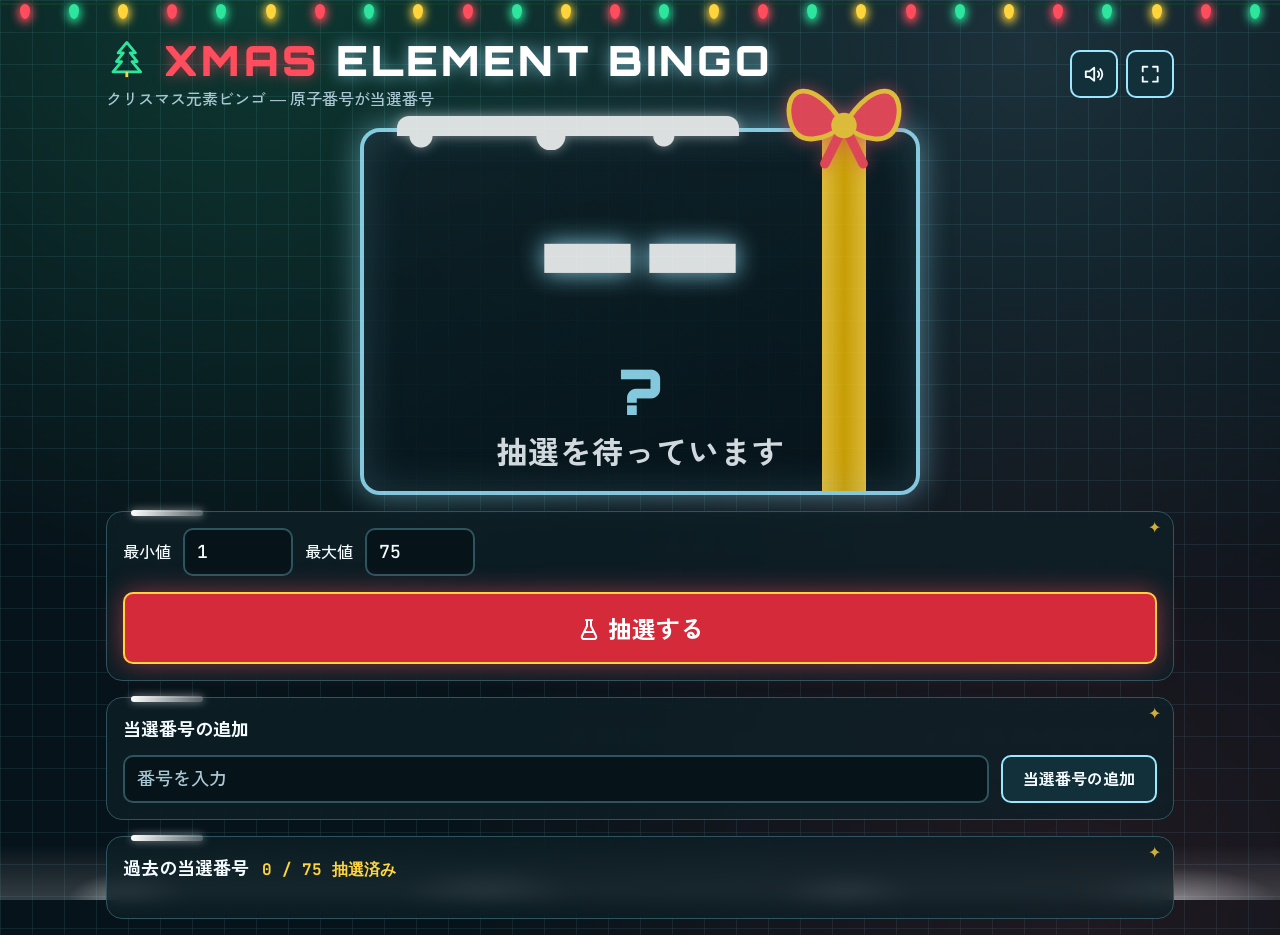
<file: bingo-app/index.html>
<!DOCTYPE html>
<html lang="ja">
<head>
  <meta charset="UTF-8">
  <meta http-equiv="Content-Security-Policy" content="default-src 'none'; script-src 'self'; style-src 'self' 'unsafe-inline'; img-src 'self' data: blob:; font-src 'self' data:; media-src 'self' blob:; connect-src 'none'; object-src 'none'; base-uri 'none'; form-action 'none'">
  <meta name="referrer" content="no-referrer">
  <meta name="viewport" content="width=device-width, initial-scale=1">
  <title>XMAS ELEMENT BINGO | クリスマス元素ビンゴ</title>
  <link rel="stylesheet" href="../fonts/zen-kaku-gothic-new.css">
  <link rel="stylesheet" href="style.css">
</head>
<body>
  <div class="snow" aria-hidden="true"><i style="--l:17.07%;--s:19px;--t:18s;--d:-15s;--x:-56px;--o:0.59"></i><i style="--l:42.40%;--s:25px;--t:13s;--d:-16s;--x:18px;--o:0.41"></i><i style="--l:20.09%;--s:25px;--t:12s;--d:-16s;--x:-76px;--o:0.30"></i><i style="--l:59.81%;--s:11px;--t:17s;--d:-16s;--x:-51px;--o:0.29"></i><i style="--l:52.47%;--s:12px;--t:17s;--d:-15s;--x:-34px;--o:0.39"></i><i style="--l:72.63%;--s:16px;--t:14s;--d:-7s;--x:-37px;--o:0.46"></i><i style="--l:50.94%;--s:20px;--t:12s;--d:-2s;--x:25px;--o:0.26"></i><i style="--l:19.27%;--s:16px;--t:15s;--d:-2s;--x:21px;--o:0.26"></i><i style="--l:34.58%;--s:24px;--t:20s;--d:-12s;--x:-38px;--o:0.44"></i><i style="--l:42.46%;--s:19px;--t:14s;--d:-14s;--x:47px;--o:0.44"></i><i style="--l:95.83%;--s:23px;--t:12s;--d:-5s;--x:32px;--o:0.40"></i><i style="--l:64.73%;--s:23px;--t:11s;--d:-14s;--x:35px;--o:0.56"></i><i style="--l:69.85%;--s:21px;--t:9s;--d:-4s;--x:29px;--o:0.29"></i><i style="--l:38.02%;--s:22px;--t:17s;--d:-20s;--x:33px;--o:0.29"></i><i style="--l:3.96%;--s:24px;--t:15s;--d:-6s;--x:63px;--o:0.46"></i><i style="--l:87.35%;--s:15px;--t:9s;--d:-14s;--x:20px;--o:0.42"></i><i style="--l:19.22%;--s:22px;--t:16s;--d:-14s;--x:46px;--o:0.49"></i><i style="--l:23.08%;--s:18px;--t:18s;--d:-10s;--x:-20px;--o:0.47"></i><i style="--l:45.50%;--s:18px;--t:16s;--d:-5s;--x:37px;--o:0.57"></i><i style="--l:84.58%;--s:16px;--t:18s;--d:-10s;--x:-9px;--o:0.41"></i><i style="--l:79.65%;--s:18px;--t:20s;--d:-5s;--x:2px;--o:0.32"></i><i style="--l:6.73%;--s:14px;--t:17s;--d:-15s;--x:-23px;--o:0.38"></i><i style="--l:6.90%;--s:11px;--t:16s;--d:-1s;--x:69px;--o:0.35"></i><i style="--l:72.31%;--s:23px;--t:14s;--d:-15s;--x:-61px;--o:0.49"></i><i style="--l:10.90%;--s:22px;--t:14s;--d:-12s;--x:-38px;--o:0.31"></i><i style="--l:78.00%;--s:11px;--t:19s;--d:-11s;--x:47px;--o:0.41"></i><i style="--l:44.24%;--s:18px;--t:12s;--d:-3s;--x:14px;--o:0.30"></i><i style="--l:77.33%;--s:19px;--t:9s;--d:-18s;--x:-71px;--o:0.33"></i><i style="--l:40.98%;--s:14px;--t:11s;--d:-19s;--x:-21px;--o:0.42"></i><i style="--l:91.96%;--s:16px;--t:14s;--d:-6s;--x:76px;--o:0.32"></i><i style="--l:16.29%;--s:14px;--t:19s;--d:-14s;--x:62px;--o:0.57"></i><i style="--l:87.89%;--s:23px;--t:16s;--d:-14s;--x:30px;--o:0.58"></i></div>
  <div class="garland" aria-hidden="true"><i></i><i></i><i></i><i></i><i></i><i></i><i></i><i></i><i></i><i></i><i></i><i></i><i></i><i></i><i></i><i></i><i></i><i></i><i></i><i></i><i></i><i></i><i></i><i></i><i></i><i></i></div>
  <div id="flash" aria-hidden="true"></div>
  <canvas id="fx" aria-hidden="true"></canvas>

  <div class="app-container">
    <header class="top">
      <div>
        <h1><svg class="ico" viewBox="0 0 24 24" fill="none" stroke="#2EE59D" stroke-width="1.6" stroke-linejoin="round" aria-hidden="true" focusable="false"><path d="M12 2l-5 6h3l-4 5h3l-5 6h16l-5-6h3l-4-5h3z"/><path d="M12 19v3" stroke="#FFD43D"/></svg> <span class="x">XMAS</span> ELEMENT BINGO</h1>
        <p class="sub">クリスマス元素ビンゴ ― 原子番号が当選番号</p>
      </div>
      <div class="top-btns">
        <button id="muteButton" class="icon-btn" type="button" aria-pressed="false" aria-label="サウンドを消す"><svg class="on" viewBox="0 0 24 24" fill="none" stroke="currentColor" stroke-width="2" stroke-linecap="round" stroke-linejoin="round" aria-hidden="true" focusable="false"><path d="M3 9v6h4l5 4V5L7 9z"/><path d="M16 9a4 4 0 0 1 0 6M18.5 6.5a8 8 0 0 1 0 11"/></svg><svg class="off" viewBox="0 0 24 24" fill="none" stroke="currentColor" stroke-width="2" stroke-linecap="round" stroke-linejoin="round" aria-hidden="true" focusable="false"><path d="M3 9v6h4l5 4V5L7 9z"/><path d="M16 9l6 6M22 9l-6 6"/></svg></button>
        <button id="fullscreenButton" class="icon-btn" type="button" aria-label="全画面表示に切り替え"><svg viewBox="0 0 24 24" fill="none" stroke="currentColor" stroke-width="2" stroke-linecap="round" stroke-linejoin="round" aria-hidden="true" focusable="false"><path d="M4 9V4h5M15 4h5v5M20 15v5h-5M9 20H4v-5"/></svg></button>
      </div>
    </header>

    <main>
      <section class="stage" aria-label="当選番号">
        <h2 class="sr-only">当選番号</h2>
        <div id="currentNumber" class="tile idle" style="--c:#9BE7FF">
          <span class="bingo-col" id="tileCol"></span>
          <span class="tile-num" id="tileNum">--</span>
          <span class="tile-sym" id="tileSym">?</span>
          <span class="tile-name" id="tileName">抽選を待っています</span>
          <span class="tile-cat" id="tileCat"></span>
        </div>
        <div class="ring" id="ring" aria-hidden="true"></div>
        <p id="result" class="sr-only" aria-live="polite"></p>
      </section>

      <div class="dimmable">
        <section class="panel" aria-label="抽選設定">
          <div class="inputs-line">
            <label for="minNumber">最小値</label>
            <input type="number" id="minNumber" value="1" step="1" inputmode="numeric">
            <label for="maxNumber">最大値</label>
            <input type="number" id="maxNumber" value="75" step="1" inputmode="numeric">
          </div>
          <button id="generateButton" class="primary" type="button"><svg class="ico" viewBox="0 0 24 24" fill="none" stroke="currentColor" stroke-width="2" stroke-linecap="round" stroke-linejoin="round" aria-hidden="true" focusable="false"><path d="M9 3h6M10 3v6l-5 10a2 2 0 0 0 2 3h10a2 2 0 0 0 2-3l-5-10V3M7.5 15h9"/></svg> 抽選する</button>
          <p id="rangeError" class="msg" role="alert"></p>
        </section>

        <section class="panel" aria-label="当選番号の追加">
          <h2>当選番号の追加</h2>
          <div class="manual-input">
            <input type="number" id="manualNumber" step="1" placeholder="番号を入力" aria-label="追加する番号" inputmode="numeric">
            <button id="addManualButton" type="button">当選番号の追加</button>
          </div>
          <p id="manualError" class="msg" role="alert"></p>
        </section>

        <section class="panel" aria-label="過去の当選番号">
          <h2>過去の当選番号 <span id="counter" class="counter">0 / 75 抽選済み</span></h2>
          <ul id="pastNumbers"></ul>
        </section>
      </div>
    </main>
  </div>
  <script src="app.js"></script>
</body>
</html>
</file>
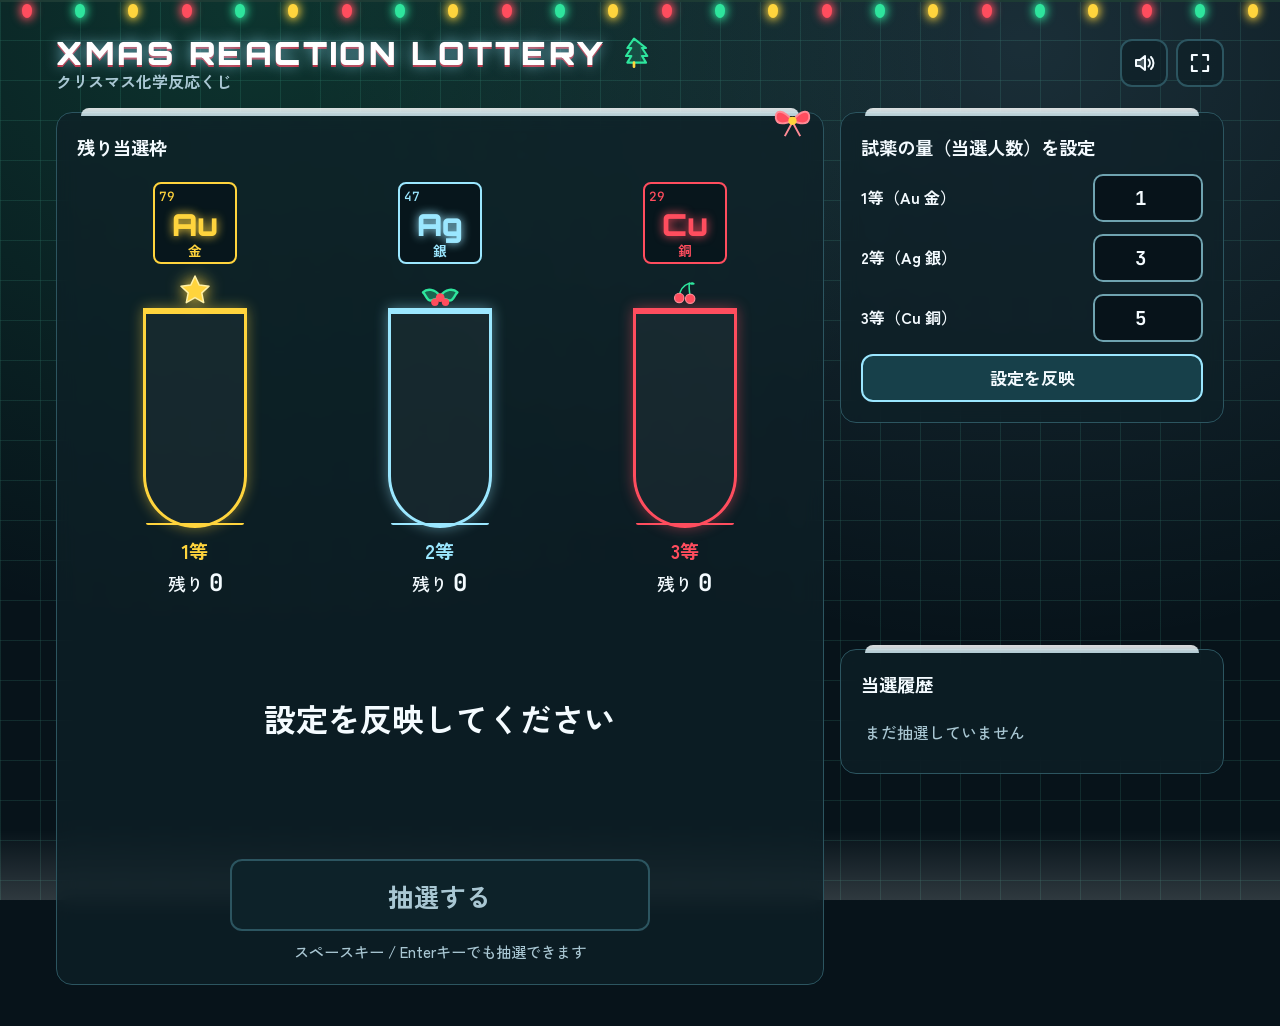
<file: lottery-app/index.html>
<!DOCTYPE html>
<html lang="ja">
<head>
  <meta charset="UTF-8">
  <meta http-equiv="Content-Security-Policy" content="default-src 'none'; script-src 'self'; style-src 'self' 'unsafe-inline'; img-src 'self' data: blob:; font-src 'self' data:; media-src 'self' blob:; connect-src 'none'; object-src 'none'; base-uri 'none'; form-action 'none'">
  <meta name="referrer" content="no-referrer">
  <meta name="viewport" content="width=device-width, initial-scale=1">
  <title>XMAS REACTION LOTTERY | クリスマス化学反応くじ</title>
  <link rel="stylesheet" href="../fonts/zen-kaku-gothic-new.css">
  <link rel="stylesheet" href="style.css">
</head>
<body>
  <!-- 背景の泡（CSSのみ） -->
  <!-- 背景の雪（CSSのみ） -->
  <div class="bg" aria-hidden="true"><i style="left:31%;--s:17px;--d:17s;--w:-4s;--x:-13px"></i><i style="left:78%;--s:15px;--d:19s;--w:-18s;--x:-52px"></i><i style="left:78%;--s:8px;--d:16s;--w:-8s;--x:10px"></i><i style="left:30%;--s:11px;--d:20s;--w:-15s;--x:9px"></i><i style="left:71%;--s:15px;--d:15s;--w:-4s;--x:-31px"></i><i style="left:82%;--s:10px;--d:17s;--w:-12s;--x:34px"></i><i style="left:2%;--s:18px;--d:10s;--w:-5s;--x:37px"></i><i style="left:76%;--s:8px;--d:13s;--w:-0s;--x:45px"></i><i style="left:35%;--s:15px;--d:18s;--w:-12s;--x:31px"></i><i style="left:55%;--s:14px;--d:20s;--w:-18s;--x:-4px"></i><i style="left:18%;--s:13px;--d:10s;--w:-1s;--x:-43px"></i><i style="left:64%;--s:11px;--d:13s;--w:-13s;--x:39px"></i><i style="left:81%;--s:12px;--d:15s;--w:-16s;--x:46px"></i><i style="left:50%;--s:17px;--d:14s;--w:-17s;--x:14px"></i><i style="left:53%;--s:17px;--d:12s;--w:-10s;--x:27px"></i><i style="left:4%;--s:12px;--d:18s;--w:-5s;--x:29px"></i><i style="left:42%;--s:16px;--d:18s;--w:-18s;--x:-47px"></i><i style="left:92%;--s:18px;--d:12s;--w:-18s;--x:-26px"></i><i style="left:37%;--s:9px;--d:10s;--w:-15s;--x:49px"></i><i style="left:82%;--s:15px;--d:10s;--w:-11s;--x:42px"></i><i style="left:9%;--s:14px;--d:11s;--w:-0s;--x:-23px"></i><i style="left:55%;--s:20px;--d:15s;--w:-3s;--x:-55px"></i><i style="left:78%;--s:17px;--d:9s;--w:-12s;--x:31px"></i><i style="left:76%;--s:13px;--d:17s;--w:-8s;--x:4px"></i><i style="left:31%;--s:8px;--d:13s;--w:-0s;--x:-51px"></i><i style="left:14%;--s:17px;--d:17s;--w:-1s;--x:-35px"></i><i style="left:53%;--s:12px;--d:18s;--w:-8s;--x:-41px"></i><i style="left:89%;--s:8px;--d:14s;--w:-10s;--x:-14px"></i></div>
  <div class="garland" aria-hidden="true"><i></i><i></i><i></i><i></i><i></i><i></i><i></i><i></i><i></i><i></i><i></i><i></i><i></i><i></i><i></i><i></i><i></i><i></i><i></i><i></i><i></i><i></i><i></i><i></i></div>
  <canvas id="fx" aria-hidden="true"></canvas>
  <div id="flash" aria-hidden="true"></div>

  <header class="top">
    <h1><span class="en">XMAS REACTION LOTTERY <svg class="ico-tree" viewBox="0 0 24 24" width="1em" height="1em" fill="none" stroke-linejoin="round" stroke-linecap="round" aria-hidden="true" focusable="false"><path d="M12 2l-5 7h3l-4 6h4l-3 5h14l-3-5h4l-4-6h3z" stroke="#2EE59D" stroke-width="1.6" fill="rgba(46,229,157,.18)"/><path d="M12 20v3" stroke="#FFD43D" stroke-width="2"/></svg></span><span class="ja">クリスマス化学反応くじ</span></h1>
    <div class="tools">
      <button type="button" id="muteBtn" class="icon-btn" aria-pressed="false" aria-label="効果音をミュートする"><svg class="on" viewBox="0 0 24 24" width="24" height="24" fill="none" stroke="currentColor" stroke-width="2" stroke-linecap="round" stroke-linejoin="round" aria-hidden="true" focusable="false"><path d="M4 9v6h4l5 4V5L8 9z" fill="currentColor" fill-opacity=".25"/><path d="M16.5 8.5a5 5 0 010 7M19 6a8.5 8.5 0 010 12"/></svg><svg class="off" viewBox="0 0 24 24" width="24" height="24" fill="none" stroke="currentColor" stroke-width="2" stroke-linecap="round" stroke-linejoin="round" aria-hidden="true" focusable="false" hidden><path d="M4 9v6h4l5 4V5L8 9z" fill="currentColor" fill-opacity=".25"/><path d="M17 9l5 6M22 9l-5 6"/></svg></button>
      <button type="button" id="fsBtn" class="icon-btn" aria-label="全画面表示に切り替える"><svg viewBox="0 0 24 24" width="24" height="24" fill="none" stroke="currentColor" stroke-width="2.2" stroke-linecap="round" stroke-linejoin="round" aria-hidden="true" focusable="false"><path d="M4 9V4h5M15 4h5v5M20 15v5h-5M9 20H4v-5"/></svg></button>
    </div>
  </header>

  <main id="main">
    <section class="panel config" aria-labelledby="cfgTitle">
      <h2 id="cfgTitle">試薬の量（当選人数）を設定</h2>
      <div class="row"><label for="firstCount">1等（Au 金）</label><input type="number" id="firstCount" value="1" min="0" inputmode="numeric" aria-describedby="configError"></div>
      <div class="row"><label for="secondCount">2等（Ag 銀）</label><input type="number" id="secondCount" value="3" min="0" inputmode="numeric" aria-describedby="configError"></div>
      <div class="row"><label for="thirdCount">3等（Cu 銅）</label><input type="number" id="thirdCount" value="5" min="0" inputmode="numeric" aria-describedby="configError"></div>
      <div id="configError" class="error" role="alert"></div>
      <button type="button" id="initButton" class="btn">設定を反映</button>
    </section>

    <section class="panel lab" aria-labelledby="labTitle">
      <h2 id="labTitle">残り当選枠</h2>
      <div class="flasks">
        <div class="flask t0" role="group" aria-label="1等 Au 金の試験管">
          <div class="tile"><span class="an">79</span><span class="sym">Au</span><span class="nm">金</span></div>
          <div class="glass"><div class="liquid"></div><div class="mol"></div></div>
          <p class="fname">1等</p><p class="left">残り <b class="cnt">0</b></p>
        </div>
        <div class="flask t1" role="group" aria-label="2等 Ag 銀の試験管">
          <div class="tile"><span class="an">47</span><span class="sym">Ag</span><span class="nm">銀</span></div>
          <div class="glass"><div class="liquid"></div><div class="mol"></div></div>
          <p class="fname">2等</p><p class="left">残り <b class="cnt">0</b></p>
        </div>
        <div class="flask t2" role="group" aria-label="3等 Cu 銅の試験管">
          <div class="tile"><span class="an">29</span><span class="sym">Cu</span><span class="nm">銅</span></div>
          <div class="glass"><div class="liquid"></div><div class="mol"></div></div>
          <p class="fname">3等</p><p class="left">残り <b class="cnt">0</b></p>
        </div>
      </div>

      <div class="stage">
        <div id="shock" aria-hidden="true"></div>
        <div id="result" class="result">設定を反映してください</div>
        <p id="notice" class="notice"></p>
        <button type="button" id="drawButton" class="btn draw" disabled>抽選する</button>
        <p class="hint">スペースキー / Enterキーでも抽選できます</p>
      </div>
    </section>

    <section class="panel history" aria-labelledby="histTitle">
      <h2 id="histTitle">当選履歴</h2>
      <ol id="history"></ol>
    </section>
  </main>

  <div id="announce" class="sr-only" aria-live="polite"></div>
  <script src="app.js"></script>
</body>
</html>
</file>
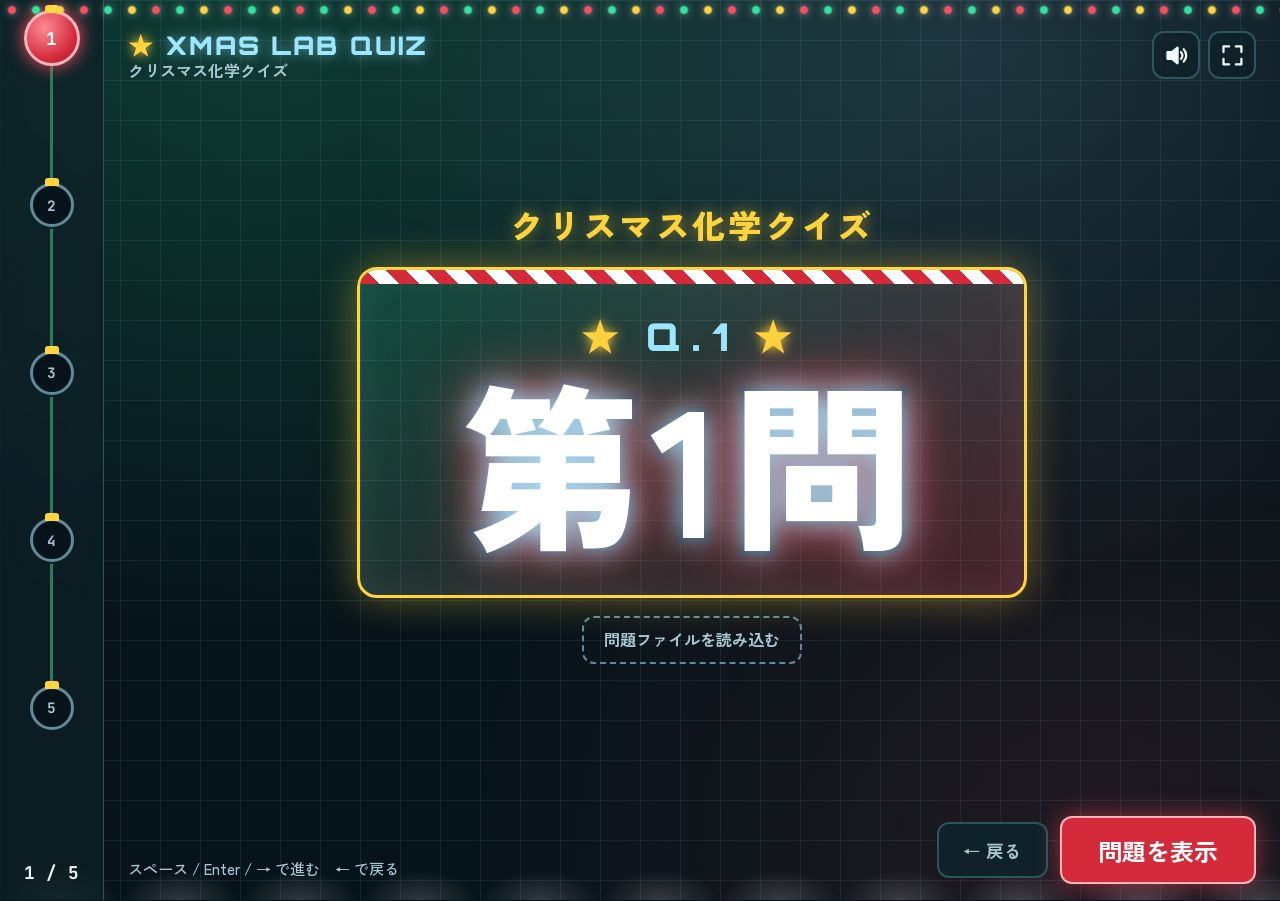
<file: quiz-app/index.html>
<!DOCTYPE html>
<html lang="ja">
<head>
  <meta charset="UTF-8">
  <meta http-equiv="Content-Security-Policy" content="default-src 'none'; script-src 'self'; style-src 'self' 'unsafe-inline'; img-src 'self' data: blob:; font-src 'self' data:; media-src 'self' blob:; connect-src 'none'; object-src 'none'; base-uri 'none'; form-action 'none'">
  <meta name="referrer" content="no-referrer">
  <meta name="viewport" content="width=device-width, initial-scale=1">
  <title>XMAS LAB QUIZ | クリスマス化学クイズ</title>
  <link rel="stylesheet" href="../fonts/zen-kaku-gothic-new.css">
  <link rel="stylesheet" href="style.css">
</head>
<body>
  <!-- 背景の雪（CSSのみ） -->
  <div class="bg" aria-hidden="true">
    <span style="left:43%;--s:14px;--d:17s;--w:-20s;--x:-44px"></span><span style="left:11%;--s:27px;--d:12s;--w:-11s;--x:24px"></span><span style="left:9%;--s:26px;--d:14s;--w:-1s;--x:-39px"></span>
    <span style="left:57%;--s:23px;--d:12s;--w:-7s;--x:-39px"></span><span style="left:72%;--s:23px;--d:11s;--w:-18s;--x:-35px"></span><span style="left:30%;--s:30px;--d:21s;--w:-18s;--x:-43px"></span>
    <span style="left:75%;--s:28px;--d:17s;--w:-1s;--x:-22px"></span><span style="left:7%;--s:27px;--d:24s;--w:-4s;--x:-13px"></span><span style="left:55%;--s:14px;--d:19s;--w:-3s;--x:23px"></span>
    <span style="left:41%;--s:27px;--d:24s;--w:-21s;--x:-27px"></span><span style="left:15%;--s:28px;--d:20s;--w:-20s;--x:-26px"></span><span style="left:49%;--s:13px;--d:19s;--w:-22s;--x:-42px"></span>
    <span style="left:74%;--s:11px;--d:20s;--w:-6s;--x:13px"></span><span style="left:89%;--s:27px;--d:17s;--w:-10s;--x:9px"></span><span style="left:76%;--s:24px;--d:16s;--w:-9s;--x:-19px"></span>
    <span style="left:25%;--s:17px;--d:12s;--w:-18s;--x:-12px"></span><span style="left:69%;--s:25px;--d:16s;--w:-14s;--x:-14px"></span><span style="left:79%;--s:12px;--d:12s;--w:-16s;--x:3px"></span>
    <span style="left:23%;--s:20px;--d:13s;--w:-15s;--x:3px"></span><span style="left:7%;--s:12px;--d:23s;--w:-17s;--x:23px"></span><span style="left:42%;--s:20px;--d:22s;--w:-11s;--x:26px"></span>
    <span style="left:65%;--s:28px;--d:23s;--w:-14s;--x:-42px"></span><span style="left:13%;--s:18px;--d:18s;--w:-22s;--x:35px"></span><span style="left:10%;--s:11px;--d:22s;--w:-22s;--x:-11px"></span>
    <span style="left:84%;--s:28px;--d:21s;--w:-14s;--x:-14px"></span><span style="left:93%;--s:22px;--d:21s;--w:-11s;--x:-48px"></span><span style="left:61%;--s:21px;--d:13s;--w:-19s;--x:-36px"></span>
    <span style="left:65%;--s:11px;--d:14s;--w:-9s;--x:-34px"></span><span style="left:96%;--s:17px;--d:17s;--w:-12s;--x:13px"></span><span style="left:12%;--s:15px;--d:18s;--w:-12s;--x:20px"></span>
  </div>
  <canvas id="fx" aria-hidden="true"></canvas>
  <div id="flash" aria-hidden="true"></div>

  <!-- 進行バー（PCは左の縦レール、狭い画面は上の横バー） -->
  <nav id="rail" aria-label="進行状況">
    <ol id="railList"></ol>
    <p id="railText" class="rail-text"></p>
  </nav>

  <div id="app">
    <header class="top">
      <h1><span class="en"><i aria-hidden="true">&#9733;</i> XMAS LAB QUIZ</span><span class="ja">クリスマス化学クイズ</span></h1>
      <div class="tools">
        <button type="button" id="muteBtn" class="icon-btn" aria-pressed="false" aria-label="効果音をミュートする"><svg class="i-on" viewBox="0 0 24 24" width="1em" height="1em" fill="none" stroke="currentColor" stroke-width="2" stroke-linecap="round" stroke-linejoin="round" aria-hidden="true" focusable="false"><path d="M4 9v6h4l5 4V5L8 9z" fill="currentColor"/><path d="M16 9a4 4 0 0 1 0 6M18.5 6.5a8 8 0 0 1 0 11"/></svg><svg class="i-off" hidden viewBox="0 0 24 24" width="1em" height="1em" fill="none" stroke="currentColor" stroke-width="2" stroke-linecap="round" stroke-linejoin="round" aria-hidden="true" focusable="false"><path d="M4 9v6h4l5 4V5L8 9z" fill="currentColor"/><path d="M16 9l5 6M21 9l-5 6"/></svg></button>
        <button type="button" id="fsBtn" class="icon-btn" aria-label="全画面表示に切り替える"><svg viewBox="0 0 24 24" width="1em" height="1em" fill="none" stroke="currentColor" stroke-width="2" stroke-linecap="round" stroke-linejoin="round" aria-hidden="true" focusable="false"><path d="M4 9V4h5M15 4h5v5M20 15v5h-5M9 20H4v-5"/></svg></button>
      </div>
    </header>

    <main id="main">
      <!-- 1. 待機画面 -->
      <section id="standby" class="screen" hidden aria-label="待機画面">
        <p id="quizTitle" class="quiz-title"></p>
        <div class="card">
          <div class="sweep" aria-hidden="true"></div>
          <p class="card-en" id="cardEn">Q.1</p>
          <p class="card-ja" id="cardJa">第1問</p>
        </div>
        <div id="loader" class="loader">
          <input type="file" id="fileInput" accept=".json,application/json" aria-describedby="fileError">
          <label for="fileInput" class="file-btn">問題ファイルを読み込む</label>
          <div id="fileError" class="error" role="alert"></div>
        </div>
      </section>

      <!-- 2. 問題画面 -->
      <section id="question" class="screen" hidden aria-label="問題画面">
        <h2 id="qText" class="band" aria-live="off"></h2>
        <figure id="qFig" class="fig"><img id="qImg" alt=""></figure>
        <ul id="qChoices" class="choices"></ul>
      </section>

      <!-- 3. 正解画面 -->
      <section id="answer" class="screen" hidden aria-label="正解画面">
        <p id="aQ" class="a-q"></p>
        <div id="aBox" class="a-box">
          <div id="shock" aria-hidden="true"></div>
          <p id="aLead" class="a-lead">正解は…</p>
          <p id="aText" class="a-text"></p>
        </div>
        <ul id="aChoices" class="choices"></ul>
        <p id="aExp" class="a-exp"></p>
      </section>

      <!-- 終了画面 -->
      <section id="end" class="screen" hidden aria-label="終了画面">
        <p class="end-en">FINISH</p>
        <p class="end-ja">おつかれさまでした</p>
        <p id="endSub" class="end-sub"></p>
      </section>
    </main>

    <div class="actions">
      <button type="button" id="backBtn" class="btn sub">← 戻る</button>
      <button type="button" id="nextBtn" class="btn primary">問題を表示</button>
    </div>
    <p class="hint">スペース / Enter / → で進む　← で戻る</p>
  </div>

  <div id="announce" class="sr-only" aria-live="polite"></div>
  <script src="questions.js"></script>
  <script src="app.js"></script>
</body>
</html>
</file>
<file: fonts/zen-kaku-gothic-new.css>
/* Zen Kaku Gothic New (SIL OFL) — オフライン用に同梱。unicode-range で必要な分だけ読み込まれる */
/* zen-kaku-gothic-new-[2]-500-normal */
@font-face {
  font-family: 'Zen Kaku Gothic New';
  font-style: normal;
  font-display: swap;
  font-weight: 500;
  src: url(zen-kaku-gothic-new/zen-kaku-gothic-new-2-500-normal.woff2) format('woff2');
  unicode-range: U+ffd7,U+ffda-ffdc,U+ffe0-ffe2,U+ffe4,U+ffe6,U+ffe8-ffee,U+1f100-1f10c,U+1f110-1f16c,U+1f170-1f1ac,U+1f200-1f202,U+1f210-1f234;
}

/* zen-kaku-gothic-new-[3]-500-normal */
@font-face {
  font-family: 'Zen Kaku Gothic New';
  font-style: normal;
  font-display: swap;
  font-weight: 500;
  src: url(zen-kaku-gothic-new/zen-kaku-gothic-new-3-500-normal.woff2) format('woff2');
  unicode-range: U+fa10,U+fa12-fa6d,U+fb00-fb04,U+fe10-fe19,U+fe30-fe42,U+fe44-fe52,U+fe54-fe66,U+fe68-fe6b,U+ff02,U+ff04,U+ff07,U+ff51,U+ff5b,U+ff5d,U+ff5f-ff60,U+ff66,U+ff69,U+ff87,U+ffa1-ffbe,U+ffc2-ffc7,U+ffca-ffcf,U+ffd2-ffd6;
}

/* zen-kaku-gothic-new-[4]-500-normal */
@font-face {
  font-family: 'Zen Kaku Gothic New';
  font-style: normal;
  font-display: swap;
  font-weight: 500;
  src: url(zen-kaku-gothic-new/zen-kaku-gothic-new-4-500-normal.woff2) format('woff2');
  unicode-range: U+f92d-f959,U+f95b-f9f2,U+f9f4-fa0b,U+fa0e-fa0f;
}

/* zen-kaku-gothic-new-[5]-500-normal */
@font-face {
  font-family: 'Zen Kaku Gothic New';
  font-style: normal;
  font-display: swap;
  font-weight: 500;
  src: url(zen-kaku-gothic-new/zen-kaku-gothic-new-5-500-normal.woff2) format('woff2');
  unicode-range: U+9e8b-9e8c,U+9e8e-9e8f,U+9e91-9e92,U+9e95-9e96,U+9e98,U+9e9b,U+9e9d-9e9e,U+9ea4-9ea5,U+9ea8-9eaa,U+9eac-9eb0,U+9eb3-9eb5,U+9eb8,U+9ebc-9ebf,U+9ec3,U+9ec6,U+9ec8,U+9ecb-9ecd,U+9ecf-9ed1,U+9ed4-9ed5,U+9ed8,U+9edb-9ee0,U+9ee4-9ee5,U+9ee7-9ee8,U+9eec-9ef2,U+9ef4-9ef9,U+9efb-9eff,U+9f02-9f03,U+9f07-9f09,U+9f0e-9f12,U+9f14-9f17,U+9f19-9f1b,U+9f1f-9f22,U+9f26,U+9f2a-9f2c,U+9f2f,U+9f31-9f32,U+9f34,U+9f37,U+9f39-9f3a,U+9f3c-9f3f,U+9f41,U+9f43-9f47,U+9f4a,U+9f4e-9f50,U+9f52-9f58,U+9f5a,U+9f5d-9f61,U+9f63,U+9f66-9f6a,U+9f6c-9f73,U+9f75-9f77,U+9f7a,U+9f7d,U+9f7f,U+9f8f-9f92,U+9f94-9f97,U+9f99,U+9f9c-9fa3,U+9fa5,U+9fb4,U+9fbc-9fc2,U+9fc4,U+9fc6,U+9fcc,U+f900-f92c;
}

/* zen-kaku-gothic-new-[6]-500-normal */
@font-face {
  font-family: 'Zen Kaku Gothic New';
  font-style: normal;
  font-display: swap;
  font-weight: 500;
  src: url(zen-kaku-gothic-new/zen-kaku-gothic-new-6-500-normal.woff2) format('woff2');
  unicode-range: U+9c3e,U+9c41,U+9c43-9c4a,U+9c4e-9c50,U+9c52-9c54,U+9c56,U+9c58,U+9c5a-9c61,U+9c63,U+9c65,U+9c67-9c6b,U+9c6d-9c6e,U+9c70,U+9c72,U+9c75-9c78,U+9c7a-9c7c,U+9ce6-9ce7,U+9ceb-9cec,U+9cf0,U+9cf2,U+9cf6-9cf7,U+9cf9,U+9d02-9d03,U+9d06-9d09,U+9d0b,U+9d0e,U+9d11-9d12,U+9d15,U+9d17-9d18,U+9d1b-9d1f,U+9d23,U+9d26,U+9d2a-9d2c,U+9d2f-9d30,U+9d32-9d34,U+9d3a,U+9d3c-9d3f,U+9d41-9d48,U+9d4a,U+9d50-9d54,U+9d59,U+9d5d-9d65,U+9d69-9d6c,U+9d6f-9d70,U+9d72-9d73,U+9d76-9d77,U+9d7a-9d7c,U+9d7e,U+9d83-9d84,U+9d86-9d87,U+9d89-9d8a,U+9d8d-9d8e,U+9d92-9d93,U+9d95-9d9a,U+9da1,U+9da4,U+9da9-9dac,U+9dae,U+9db1-9db2,U+9db5,U+9db8-9dbd,U+9dbf-9dc4,U+9dc6-9dc7,U+9dc9-9dca,U+9dcf,U+9dd3-9dd7,U+9dd9-9dda,U+9dde-9de0,U+9de3,U+9de5-9de7,U+9de9,U+9deb,U+9ded-9df0,U+9df3-9df4,U+9df8,U+9dfd-9dfe,U+9e02,U+9e07,U+9e0a,U+9e0d-9e0e,U+9e10-9e12,U+9e15-9e16,U+9e19-9e1f,U+9e75,U+9e79-9e7d,U+9e80-9e85,U+9e87-9e88;
}

/* zen-kaku-gothic-new-[7]-500-normal */
@font-face {
  font-family: 'Zen Kaku Gothic New';
  font-style: normal;
  font-display: swap;
  font-weight: 500;
  src: url(zen-kaku-gothic-new/zen-kaku-gothic-new-7-500-normal.woff2) format('woff2');
  unicode-range: U+9ae5-9ae7,U+9ae9,U+9aeb-9aec,U+9aee-9aef,U+9af1-9af5,U+9af7,U+9af9-9afb,U+9afd,U+9aff-9b06,U+9b08-9b09,U+9b0b-9b0e,U+9b10,U+9b12,U+9b16,U+9b18-9b1d,U+9b1f-9b20,U+9b22-9b23,U+9b25-9b2f,U+9b32-9b35,U+9b37,U+9b39-9b3b,U+9b3d,U+9b43-9b44,U+9b48,U+9b4b-9b4f,U+9b51,U+9b55-9b58,U+9b5b,U+9b5e,U+9b61,U+9b63,U+9b65-9b66,U+9b68,U+9b6a-9b6f,U+9b72-9b79,U+9b7f-9b80,U+9b83-9b87,U+9b89-9b8b,U+9b8d,U+9b8f-9b94,U+9b96-9b97,U+9b9a,U+9b9d-9ba0,U+9ba6-9ba7,U+9ba9-9baa,U+9bac,U+9bb0-9bb2,U+9bb4,U+9bb7-9bb9,U+9bbb-9bbc,U+9bbe-9bc1,U+9bc6-9bc8,U+9bca,U+9bce-9bd2,U+9bd4,U+9bd7-9bd8,U+9bdd,U+9bdf,U+9be1-9be5,U+9be7,U+9bea-9beb,U+9bee-9bf3,U+9bf5,U+9bf7-9bfa,U+9bfd,U+9bff-9c00,U+9c02,U+9c04,U+9c06,U+9c08-9c0d,U+9c0f-9c16,U+9c18-9c1e,U+9c21-9c2a,U+9c2d-9c32,U+9c35-9c37,U+9c39-9c3a,U+9c3d;
}

/* zen-kaku-gothic-new-[8]-500-normal */
@font-face {
  font-family: 'Zen Kaku Gothic New';
  font-style: normal;
  font-display: swap;
  font-weight: 500;
  src: url(zen-kaku-gothic-new/zen-kaku-gothic-new-8-500-normal.woff2) format('woff2');
  unicode-range: U+98eb,U+98ed-98ee,U+98f0-98f1,U+98f3,U+98f6,U+9902,U+9907-9909,U+9911-9912,U+9914-9918,U+991a-9922,U+9924,U+9926-9927,U+992b-992c,U+992e,U+9931-9935,U+9939-993e,U+9940-9942,U+9945-9949,U+994b-994e,U+9950-9952,U+9954-9955,U+9958-9959,U+995b-995c,U+995e-9960,U+9963,U+9997-9998,U+999b,U+999d-999f,U+99a3,U+99a5-99a6,U+99a8,U+99ad-99ae,U+99b0-99b2,U+99b5,U+99b9-99ba,U+99bc-99bd,U+99bf,U+99c1,U+99c3,U+99c8-99c9,U+99d1,U+99d3-99d5,U+99d8-99df,U+99e1-99e2,U+99e7,U+99ea-99ee,U+99f0-99f2,U+99f4-99f5,U+99f8-99f9,U+99fb-99fe,U+9a01-9a05,U+9a08,U+9a0a-9a0c,U+9a0f-9a11,U+9a16,U+9a1a,U+9a1e,U+9a20,U+9a22-9a24,U+9a27,U+9a2b,U+9a2d-9a2e,U+9a31,U+9a33,U+9a35-9a38,U+9a3e,U+9a40-9a45,U+9a47,U+9a4a-9a4e,U+9a51-9a52,U+9a54-9a58,U+9a5b,U+9a5d,U+9a5f,U+9a62,U+9a64-9a65,U+9a69-9a6c,U+9aaa,U+9aac-9ab0,U+9ab2,U+9ab4-9ab7,U+9ab9,U+9abb-9ac1,U+9ac3,U+9ac6,U+9ac8,U+9ace-9ad3,U+9ad5-9ad7,U+9adb-9adc,U+9ade-9ae0,U+9ae2-9ae4;
}

/* zen-kaku-gothic-new-[9]-500-normal */
@font-face {
  font-family: 'Zen Kaku Gothic New';
  font-style: normal;
  font-display: swap;
  font-weight: 500;
  src: url(zen-kaku-gothic-new/zen-kaku-gothic-new-9-500-normal.woff2) format('woff2');
  unicode-range: U+971d,U+9721-9724,U+9728,U+972a,U+9730-9731,U+9733,U+9736,U+9738-9739,U+973b,U+973d-973e,U+9741-9744,U+9746-974a,U+974d-974f,U+9751,U+9755,U+9757-9758,U+975a-975c,U+9760-9761,U+9763-9764,U+9766-9768,U+976a-976b,U+976e,U+9771,U+9773,U+9776-977d,U+977f-9781,U+9785-9786,U+9789,U+978b,U+978f-9790,U+9795-9797,U+9799-979a,U+979c,U+979e-97a0,U+97a2-97a3,U+97a6,U+97a8,U+97ab-97ac,U+97ae,U+97b1-97b6,U+97b8-97ba,U+97bc,U+97be-97bf,U+97c1,U+97c3-97ce,U+97d0-97d1,U+97d4,U+97d7-97d9,U+97db-97de,U+97e0-97e1,U+97e4,U+97e6,U+97ed-97ef,U+97f1-97f2,U+97f4-97f8,U+97fa,U+9804,U+9807,U+980a,U+980c-980f,U+9814,U+9816-9817,U+9819-981a,U+981c,U+981e,U+9820-9821,U+9823-9826,U+982b,U+982e-9830,U+9832-9835,U+9837,U+9839,U+983d-983e,U+9844,U+9846-9847,U+984a-984b,U+984f,U+9851-9853,U+9856-9857,U+9859-985b,U+9862-9863,U+9865-9866,U+986a-986c,U+986f-9871,U+9873-9875,U+98aa-98ab,U+98ad-98ae,U+98b0-98b1,U+98b4,U+98b6-98b8,U+98ba-98bc,U+98bf,U+98c2-98c8,U+98cb-98cc,U+98ce,U+98dc,U+98de,U+98e0-98e1,U+98e3,U+98e5-98e7,U+98e9-98ea;
}

/* zen-kaku-gothic-new-[10]-500-normal */
@font-face {
  font-family: 'Zen Kaku Gothic New';
  font-style: normal;
  font-display: swap;
  font-weight: 500;
  src: url(zen-kaku-gothic-new/zen-kaku-gothic-new-10-500-normal.woff2) format('woff2');
  unicode-range: U+944a,U+944c,U+9452-9453,U+9455,U+9459-945c,U+945e-9463,U+9468,U+946a-946b,U+946d-9472,U+9475,U+9477,U+947c-947f,U+9481,U+9483-9485,U+9578-9579,U+957e-957f,U+9582,U+9584,U+9586-9588,U+958a,U+958c-958f,U+9592,U+9594,U+9596,U+9598-9599,U+959d-95a1,U+95a4,U+95a6-95a9,U+95ab-95ad,U+95b1,U+95b4,U+95b6,U+95b9-95bf,U+95c3,U+95c6,U+95c8-95cd,U+95d0-95d6,U+95d9-95da,U+95dc-95e2,U+95e4-95e6,U+95e8,U+961d-961e,U+9621-9622,U+9624-9626,U+9628,U+962c,U+962e-962f,U+9631,U+9633-9634,U+9637-963a,U+963c-963d,U+9641-9642,U+964b-964c,U+964f,U+9652,U+9654,U+9656-9658,U+965c-965f,U+9661,U+9666,U+966a,U+966c,U+966e,U+9672,U+9674,U+9677,U+967b-967c,U+967e-967f,U+9681-9684,U+9689,U+968b,U+968d,U+9691,U+9695-9698,U+969a,U+969d,U+969f,U+96a4-96aa,U+96ae-96b4,U+96b6,U+96b8-96bb,U+96bd,U+96c1,U+96c9-96cb,U+96cd-96ce,U+96d2,U+96d5-96d6,U+96d8-96da,U+96dc-96df,U+96e9,U+96ef,U+96f1,U+96f9-96fa,U+9702-9706,U+9708-9709,U+970d-970f,U+9711,U+9713-9714,U+9716,U+9719-971b;
}

/* zen-kaku-gothic-new-[11]-500-normal */
@font-face {
  font-family: 'Zen Kaku Gothic New';
  font-style: normal;
  font-display: swap;
  font-weight: 500;
  src: url(zen-kaku-gothic-new/zen-kaku-gothic-new-11-500-normal.woff2) format('woff2');
  unicode-range: U+92bc-92bd,U+92bf-92c3,U+92c5-92c8,U+92cb-92d0,U+92d2-92d3,U+92d5,U+92d7-92d9,U+92dc-92dd,U+92df-92e1,U+92e3-92e5,U+92e7-92ea,U+92ec,U+92ee,U+92f0,U+92f2,U+92f7-92fb,U+92ff-9300,U+9302,U+9304,U+9308,U+930d,U+930f-9311,U+9314-9315,U+9318-931a,U+931c-931f,U+9321-9325,U+9327-932b,U+932e,U+9333-9337,U+933a-933b,U+9344,U+9347-934a,U+934d,U+9350-9352,U+9354-9358,U+935a,U+935c,U+935e,U+9360,U+9364-9365,U+9367,U+9369-936d,U+936f-9371,U+9373-9374,U+9376,U+937a,U+937d-9382,U+9388,U+938a-938b,U+938d,U+938f,U+9392,U+9394-9395,U+9397-9398,U+939a-939b,U+939e,U+93a1,U+93a3-93a4,U+93a6,U+93a8-93a9,U+93ab-93ad,U+93b0,U+93b4-93b6,U+93b9-93bb,U+93c1,U+93c3-93cd,U+93d0-93d1,U+93d3,U+93d6-93d9,U+93dc-93df,U+93e2,U+93e4-93e8,U+93f1,U+93f5,U+93f7-93fb,U+93fd,U+9401-9404,U+9407-9409,U+940d-9410,U+9413-9417,U+9419-941a,U+941f,U+9421,U+942b,U+942e-942f,U+9431-9434,U+9436,U+9438,U+943a-943b,U+943d,U+943f,U+9441,U+9443-9445,U+9448;
}

/* zen-kaku-gothic-new-[12]-500-normal */
@font-face {
  font-family: 'Zen Kaku Gothic New';
  font-style: normal;
  font-display: swap;
  font-weight: 500;
  src: url(zen-kaku-gothic-new/zen-kaku-gothic-new-12-500-normal.woff2) format('woff2');
  unicode-range: U+9143,U+9146-914c,U+914f,U+9153,U+9156-915b,U+9161,U+9163-9165,U+9167,U+9169,U+916d,U+9172-9174,U+9179-917b,U+9181-9183,U+9185-9187,U+9189-918b,U+918e,U+9191,U+9193-9195,U+9197-9198,U+919e,U+91a1-91a2,U+91a6,U+91a8,U+91aa-91b6,U+91ba-91bd,U+91bf-91c6,U+91c9,U+91cb,U+91d0,U+91d3-91d4,U+91d6-91d7,U+91d9-91db,U+91de-91df,U+91e1,U+91e4-91e6,U+91e9-91ea,U+91ec-91f1,U+91f5-91f7,U+91f9,U+91fb-91fd,U+91ff-9201,U+9204-9207,U+9209-920a,U+920c,U+920e,U+9210-9218,U+921c-921e,U+9223-9226,U+9228-9229,U+922c,U+922e-9230,U+9233,U+9235-923a,U+923c,U+923e-9240,U+9242-9243,U+9245-924b,U+924d-9251,U+9256-925a,U+925c-925e,U+9260-9261,U+9264-9269,U+926e-9270,U+9275-9279,U+927b-927f,U+9288-928a,U+928d-928e,U+9291-9293,U+9295-9297,U+9299,U+929b-929c,U+929f-92a0,U+92a4-92a5,U+92a7-92a8,U+92ab,U+92af,U+92b2-92b3,U+92b6-92bb;
}

/* zen-kaku-gothic-new-[13]-500-normal */
@font-face {
  font-family: 'Zen Kaku Gothic New';
  font-style: normal;
  font-display: swap;
  font-weight: 500;
  src: url(zen-kaku-gothic-new/zen-kaku-gothic-new-13-500-normal.woff2) format('woff2');
  unicode-range: U+8f52-8f55,U+8f57-8f58,U+8f5c-8f5e,U+8f61-8f66,U+8f9c-8f9d,U+8f9f-8fa2,U+8fa4-8fa8,U+8fad-8faf,U+8fb4-8fb8,U+8fbe,U+8fc0-8fc2,U+8fc6,U+8fc8,U+8fca-8fcb,U+8fcd,U+8fd0,U+8fd2-8fd3,U+8fd5,U+8fda,U+8fe0,U+8fe2-8fe5,U+8fe8-8fea,U+8fed-8fef,U+8ff1,U+8ff4-8ff6,U+8ff8-8ffb,U+8ffe,U+9002,U+9004-9005,U+9008,U+900b-900e,U+9011,U+9013,U+9015-9016,U+9018,U+901b,U+901e,U+9021,U+9027-902a,U+902c-902d,U+902f,U+9033-9037,U+9039,U+903c,U+903e-903f,U+9041,U+9043-9044,U+9049,U+904c,U+904f-9052,U+9056,U+9058,U+905b-905e,U+9062,U+9066-9068,U+906c,U+906f-9070,U+9072,U+9074,U+9076,U+9079,U+9080-9083,U+9085,U+9087-9088,U+908b-908c,U+908e-9090,U+9095,U+9097-9099,U+909b,U+90a0-90a2,U+90a5,U+90a8,U+90af-90b6,U+90bd-90be,U+90c3-90c5,U+90c7-90c9,U+90cc,U+90d2,U+90d5,U+90d7-90d9,U+90db-90df,U+90e2,U+90e4-90e5,U+90eb,U+90ef-90f0,U+90f2,U+90f4,U+90f6,U+90fe-9100,U+9102,U+9104-9106,U+9108,U+910d,U+9110,U+9112,U+9114-911a,U+911c,U+911e,U+9120,U+9122-9123,U+9125,U+9127,U+9129,U+912d-9132,U+9134,U+9136-9137,U+9139-913a,U+913c-913d;
}

/* zen-kaku-gothic-new-[14]-500-normal */
@font-face {
  font-family: 'Zen Kaku Gothic New';
  font-style: normal;
  font-display: swap;
  font-weight: 500;
  src: url(zen-kaku-gothic-new/zen-kaku-gothic-new-14-500-normal.woff2) format('woff2');
  unicode-range: U+8dc0,U+8dc2,U+8dc5-8dc8,U+8dca-8dcc,U+8dce-8dcf,U+8dd1,U+8dd4-8dd7,U+8dd9-8ddb,U+8ddf,U+8de3-8de5,U+8de7,U+8dea-8dec,U+8df0-8df2,U+8df4,U+8dfc-8dfd,U+8dff,U+8e01,U+8e04-8e06,U+8e08-8e09,U+8e0b-8e0c,U+8e10-8e11,U+8e14,U+8e16,U+8e1d-8e23,U+8e26-8e27,U+8e30-8e31,U+8e33-8e39,U+8e3d,U+8e40-8e42,U+8e44,U+8e47-8e50,U+8e54-8e55,U+8e59,U+8e5b-8e64,U+8e69,U+8e6c-8e6d,U+8e6f-8e72,U+8e75-8e77,U+8e79-8e7c,U+8e81-8e85,U+8e89,U+8e8b,U+8e90-8e95,U+8e98-8e9b,U+8e9d-8e9e,U+8ea1-8ea2,U+8ea7,U+8ea9-8eaa,U+8eac-8eb1,U+8eb3,U+8eb5-8eb6,U+8eba-8ebb,U+8ebe,U+8ec0-8ec1,U+8ec3-8ec8,U+8ecb,U+8ecf,U+8ed1,U+8ed4,U+8edb-8edc,U+8ee3,U+8ee8,U+8eeb,U+8eed-8eee,U+8ef0-8ef1,U+8ef7,U+8ef9-8efc,U+8efe,U+8f00,U+8f02,U+8f05,U+8f07-8f08,U+8f0a,U+8f0f-8f10,U+8f12-8f13,U+8f15-8f19,U+8f1b-8f1c,U+8f1e-8f21,U+8f23,U+8f25-8f28,U+8f2b-8f2f,U+8f33-8f37,U+8f39-8f3b,U+8f3e,U+8f40-8f43,U+8f45-8f47,U+8f49-8f4a,U+8f4c-8f4f,U+8f51;
}

/* zen-kaku-gothic-new-[15]-500-normal */
@font-face {
  font-family: 'Zen Kaku Gothic New';
  font-style: normal;
  font-display: swap;
  font-weight: 500;
  src: url(zen-kaku-gothic-new/zen-kaku-gothic-new-15-500-normal.woff2) format('woff2');
  unicode-range: U+8b2d,U+8b30,U+8b37,U+8b3c,U+8b3e,U+8b41-8b46,U+8b48-8b49,U+8b4c-8b4f,U+8b51-8b54,U+8b56,U+8b59,U+8b5b,U+8b5e-8b5f,U+8b63,U+8b69,U+8b6b-8b6d,U+8b6f,U+8b71,U+8b74,U+8b76,U+8b78-8b79,U+8b7c-8b81,U+8b84-8b85,U+8b8a-8b8f,U+8b92-8b96,U+8b99-8b9a,U+8b9c-8ba0,U+8c38-8c3a,U+8c3d-8c3f,U+8c41,U+8c45,U+8c47-8c49,U+8c4b-8c4c,U+8c4e-8c51,U+8c53-8c55,U+8c57-8c59,U+8c5b,U+8c5d,U+8c62-8c64,U+8c66,U+8c68-8c69,U+8c6b-8c6d,U+8c73,U+8c75-8c76,U+8c78,U+8c7a-8c7c,U+8c7e,U+8c82,U+8c85-8c87,U+8c89-8c8b,U+8c8d-8c8e,U+8c90,U+8c92-8c94,U+8c98-8c99,U+8c9b-8c9c,U+8c9f,U+8ca4,U+8cad-8cae,U+8cb2-8cb3,U+8cb6,U+8cb9-8cba,U+8cbd,U+8cc1-8cc2,U+8cc4-8cc6,U+8cc8-8cc9,U+8ccb,U+8ccd-8ccf,U+8cd2,U+8cd5-8cd6,U+8cd9-8cda,U+8cdd,U+8ce1,U+8ce3-8ce4,U+8ce6,U+8ce8,U+8cec,U+8cef-8cf2,U+8cf4-8cf5,U+8cf7-8cf8,U+8cfa-8cfb,U+8cfd-8cff,U+8d01,U+8d03-8d04,U+8d07,U+8d09-8d0b,U+8d0d-8d10,U+8d12-8d14,U+8d16-8d17,U+8d1b-8d1d,U+8d65,U+8d67,U+8d69,U+8d6b-8d6e,U+8d71,U+8d73,U+8d76,U+8d7f,U+8d81-8d82,U+8d84,U+8d88,U+8d8d,U+8d90-8d91,U+8d95,U+8d99,U+8d9e-8da0,U+8da6,U+8da8,U+8dab-8dac,U+8daf,U+8db2,U+8db5,U+8db7,U+8db9-8dbc,U+8dbe;
}

/* zen-kaku-gothic-new-[16]-500-normal */
@font-face {
  font-family: 'Zen Kaku Gothic New';
  font-style: normal;
  font-display: swap;
  font-weight: 500;
  src: url(zen-kaku-gothic-new/zen-kaku-gothic-new-16-500-normal.woff2) format('woff2');
  unicode-range: U+8973-8975,U+8977,U+897a-897e,U+8980,U+8983,U+8988-898a,U+898d,U+8990,U+8993-8995,U+8998,U+899b-899c,U+899f-89a1,U+89a5-89a6,U+89a9,U+89ac,U+89af-89b0,U+89b2,U+89b4-89b7,U+89ba,U+89bc-89bd,U+89bf-89c1,U+89d4-89d8,U+89da,U+89dc-89dd,U+89e5,U+89e7,U+89e9,U+89eb,U+89ed,U+89f1,U+89f3-89f4,U+89f6,U+89f8-89f9,U+89fd,U+89ff,U+8a01,U+8a04-8a05,U+8a07,U+8a0c,U+8a0f-8a12,U+8a14-8a16,U+8a1b,U+8a1d-8a1e,U+8a20-8a22,U+8a24-8a26,U+8a2b-8a2c,U+8a2f,U+8a35-8a37,U+8a3b,U+8a3d-8a3e,U+8a40-8a41,U+8a43,U+8a45-8a49,U+8a4d-8a4e,U+8a51-8a54,U+8a56-8a58,U+8a5b-8a5d,U+8a61-8a62,U+8a65,U+8a67,U+8a6c-8a6d,U+8a75-8a77,U+8a79-8a7c,U+8a7e-8a80,U+8a82-8a86,U+8a8b,U+8a8f-8a92,U+8a96-8a97,U+8a99-8a9a,U+8a9f,U+8aa1,U+8aa3,U+8aa5-8aaa,U+8aae-8aaf,U+8ab3,U+8ab6-8ab7,U+8abb-8abc,U+8abe,U+8ac2-8ac4,U+8ac6,U+8ac8-8aca,U+8acc-8acd,U+8ad0-8ad1,U+8ad3-8ad5,U+8ad7,U+8ada-8ae2,U+8ae4,U+8ae7,U+8aeb-8aec,U+8aee,U+8af0-8af1,U+8af3-8af7,U+8afa,U+8afc,U+8aff,U+8b01-8b02,U+8b04-8b07,U+8b0a-8b0d,U+8b0f-8b11,U+8b14,U+8b16,U+8b1a,U+8b1c,U+8b1e-8b20,U+8b26,U+8b28,U+8b2b-8b2c;
}

/* zen-kaku-gothic-new-[17]-500-normal */
@font-face {
  font-family: 'Zen Kaku Gothic New';
  font-style: normal;
  font-display: swap;
  font-weight: 500;
  src: url(zen-kaku-gothic-new/zen-kaku-gothic-new-17-500-normal.woff2) format('woff2');
  unicode-range: U+87e2-87e6,U+87ea-87ed,U+87ef,U+87f1,U+87f3,U+87f5-87f8,U+87fa-87fb,U+87fe-87ff,U+8801,U+8803,U+8805-8807,U+8809-880b,U+880d-8816,U+8818-881c,U+881e-881f,U+8821-8822,U+8827-8828,U+882d-882e,U+8830-8832,U+8835-8836,U+8839-883c,U+8841-8845,U+8848-884b,U+884d-884e,U+8851-8852,U+8855-8856,U+8858-885a,U+885c,U+885e-8860,U+8862,U+8864,U+8869,U+886b,U+886e-886f,U+8871-8872,U+8875,U+8877,U+8879,U+887b,U+887d-887e,U+8880-8882,U+8888,U+888d,U+8892,U+8897-889c,U+889e-88a0,U+88a2,U+88a4,U+88a8,U+88aa,U+88ae,U+88b0-88b1,U+88b5,U+88b7,U+88ba,U+88bc-88c0,U+88c3-88c4,U+88c6,U+88ca-88ce,U+88d1-88d4,U+88d8-88d9,U+88db,U+88dd-88e1,U+88e7-88e8,U+88ef-88f2,U+88f4-88f5,U+88f7,U+88f9,U+88fc,U+8901-8902,U+8904,U+8906,U+890a,U+890c-890f,U+8913,U+8915-8916,U+8918-891a,U+891c-891e,U+8920,U+8925-8928,U+892a-892b,U+8930-8932,U+8935-893b,U+893e,U+8940-8946,U+8949,U+894c-894d,U+894f,U+8952,U+8956-8957,U+895a-895c,U+895e,U+8960-8964,U+8966,U+896a-896b,U+896d-8970;
}

/* zen-kaku-gothic-new-[18]-500-normal */
@font-face {
  font-family: 'Zen Kaku Gothic New';
  font-style: normal;
  font-display: swap;
  font-weight: 500;
  src: url(zen-kaku-gothic-new/zen-kaku-gothic-new-18-500-normal.woff2) format('woff2');
  unicode-range: U+8655-8659,U+865b,U+865d-8664,U+8667,U+8669,U+866c,U+866f,U+8671,U+8675-8677,U+867a-867b,U+867d,U+8687-8689,U+868b-868d,U+8691,U+8693,U+8695-8696,U+8698,U+869a,U+869c-869d,U+86a1,U+86a3-86a4,U+86a6-86ab,U+86ad,U+86af-86b1,U+86b3-86b9,U+86bf-86c1,U+86c3-86c6,U+86c9,U+86cb,U+86ce,U+86d1-86d2,U+86d4-86d5,U+86d7,U+86da,U+86dc,U+86de-86e0,U+86e3-86e7,U+86e9,U+86ec-86ed,U+86ef,U+86f8-86fe,U+8700,U+8703-870b,U+870d-8714,U+8719-871a,U+871e-871f,U+8721-8723,U+8725,U+8728-8729,U+872e-872f,U+8731-8732,U+8734,U+8737,U+8739-8740,U+8743,U+8745,U+8749,U+874b-874e,U+8751,U+8753,U+8755,U+8757-8759,U+875d,U+875f-8761,U+8763-8766,U+8768,U+876a,U+876e-876f,U+8771-8772,U+8774,U+8778,U+877b-877c,U+877f,U+8782-8789,U+878b-878c,U+878e,U+8790,U+8793,U+8795,U+8797-8799,U+879e-87a0,U+87a2-87a3,U+87a7,U+87ab-87af,U+87b1,U+87b3,U+87b5,U+87bb,U+87bd-87c1,U+87c4,U+87c6-87cb,U+87ce,U+87d0,U+87d2,U+87d5-87d6,U+87d9-87da,U+87dc,U+87df-87e0;
}

/* zen-kaku-gothic-new-[19]-500-normal */
@font-face {
  font-family: 'Zen Kaku Gothic New';
  font-style: normal;
  font-display: swap;
  font-weight: 500;
  src: url(zen-kaku-gothic-new/zen-kaku-gothic-new-19-500-normal.woff2) format('woff2');
  unicode-range: U+84b4,U+84b9-84bb,U+84bd-84c2,U+84c6-84ca,U+84cc-84d1,U+84d3,U+84d6,U+84d9-84da,U+84dc,U+84e7,U+84ea,U+84ec,U+84ef-84f2,U+84f4,U+84f7,U+84fa-84fd,U+84ff-8500,U+8502-8503,U+8506-8507,U+850c,U+850e,U+8510,U+8514-8515,U+8517-8518,U+851a-851c,U+851e-851f,U+8521-8525,U+8527,U+852a-852c,U+852f,U+8532-8534,U+8536,U+853e-8541,U+8543,U+8546,U+8548,U+854a-854b,U+854f-8553,U+8555-855a,U+855c-8564,U+8569-856b,U+856d,U+856f,U+8577,U+8579-857b,U+857d-8581,U+8585-8586,U+8588-858c,U+858f-8591,U+8593,U+8597-8598,U+859b-859d,U+859f-85a0,U+85a2,U+85a4-85a5,U+85a7-85a8,U+85ad-85b0,U+85b4,U+85b6-85ba,U+85bc-85bf,U+85c1-85c2,U+85c7,U+85c9-85cb,U+85ce-85d0,U+85d5,U+85d8-85da,U+85dc,U+85df-85e1,U+85e5-85e6,U+85e8,U+85ed,U+85f3-85f4,U+85f6-85f7,U+85f9-85fa,U+85fc,U+85fe-8600,U+8602,U+8604-8606,U+860a-860b,U+860d-860e,U+8610-8613,U+8616-861b,U+861e,U+8621-8622,U+8624,U+8627,U+8629,U+862f-8630,U+8636,U+8638-863a,U+863c-863d,U+863f-8642,U+8646,U+864d,U+8652-8654;
}

/* zen-kaku-gothic-new-[20]-500-normal */
@font-face {
  font-family: 'Zen Kaku Gothic New';
  font-style: normal;
  font-display: swap;
  font-weight: 500;
  src: url(zen-kaku-gothic-new/zen-kaku-gothic-new-20-500-normal.woff2) format('woff2');
  unicode-range: U+82e8,U+82ea,U+82ed,U+82ef,U+82f3-82f4,U+82f6-82f7,U+82f9,U+82fb,U+82fd-82fe,U+8300-8301,U+8303,U+8306-8308,U+830a-830c,U+8316-8318,U+831b,U+831d-831f,U+8321-8323,U+832b-8335,U+8337,U+833a,U+833c-833d,U+8340,U+8342-8347,U+834a,U+834d-8351,U+8353-8357,U+835a,U+8362-8363,U+8370,U+8373,U+8375,U+8378,U+837c-837d,U+837f-8380,U+8382,U+8384-8387,U+838a,U+838d-838e,U+8392-8396,U+8398-83a0,U+83a2,U+83a6-83ad,U+83b1,U+83b5,U+83bd-83c1,U+83c7,U+83c9,U+83ce-83d1,U+83d4,U+83d6,U+83d8,U+83dd,U+83df-83e1,U+83e5,U+83e8,U+83ea-83eb,U+83f0,U+83f2,U+83f4,U+83f6-83f9,U+83fb-83fd,U+8401,U+8403-8404,U+8406-8407,U+840a-840b,U+840d,U+840f,U+8411,U+8413,U+8415,U+8417,U+8419,U+8420,U+8422,U+842a,U+842f,U+8431,U+8435,U+8438-8439,U+843c,U+8445-8448,U+844a,U+844d-844f,U+8451-8452,U+8456,U+8458-845a,U+845c,U+845f-8462,U+8464-8467,U+8469-846b,U+846d-8470,U+8473-8474,U+8476-847a,U+847c-847d,U+8481-8482,U+8484-8485,U+848b,U+8490,U+8492-8493,U+8495,U+8497,U+849c,U+849e-849f,U+84a1,U+84a6,U+84a8-84aa,U+84ad,U+84af,U+84b1;
}

/* zen-kaku-gothic-new-[21]-500-normal */
@font-face {
  font-family: 'Zen Kaku Gothic New';
  font-style: normal;
  font-display: swap;
  font-weight: 500;
  src: url(zen-kaku-gothic-new/zen-kaku-gothic-new-21-500-normal.woff2) format('woff2');
  unicode-range: U+814a,U+814c,U+8151-8153,U+8157,U+815f-8161,U+8165-8169,U+816d-816f,U+8171,U+8173-8174,U+8177,U+8180-8186,U+8188,U+818a-818b,U+818e,U+8190,U+8193,U+8195-8196,U+8198,U+819b,U+819e,U+81a0,U+81a2,U+81a4,U+81a9,U+81ae,U+81b0,U+81b2,U+81b4-81b5,U+81b8,U+81ba-81bb,U+81bd-81be,U+81c0-81c3,U+81c5-81c6,U+81c8-81cb,U+81cd-81cf,U+81d1,U+81d5-81db,U+81dd-81e1,U+81e4-81e5,U+81e7,U+81eb-81ec,U+81ef-81f2,U+81f5-81f6,U+81f8-81fb,U+81fd-8205,U+8209-820b,U+820d,U+820f,U+8212-8214,U+8216,U+8219-821d,U+8221-8222,U+8228-8229,U+822b,U+822e,U+8232-8235,U+8237-8238,U+823a,U+823c,U+8240,U+8243-8246,U+8249,U+824b,U+824e-824f,U+8251,U+8256-825a,U+825c-825d,U+825f-8260,U+8262-8264,U+8267-8268,U+826a-826b,U+826d-826e,U+8271,U+8274,U+8277,U+8279,U+827b,U+827d-8281,U+8283-8284,U+8287,U+8289-828a,U+828d-828e,U+8291-8294,U+8296,U+8298-829b,U+829f-82a1,U+82a3-82a4,U+82a7-82ac,U+82ae,U+82b0,U+82b2,U+82b4,U+82b7,U+82ba-82bc,U+82be-82bf,U+82c5-82c6,U+82d0,U+82d2-82d3,U+82d5,U+82d9-82da,U+82dc,U+82de-82e4,U+82e7;
}

/* zen-kaku-gothic-new-[22]-500-normal */
@font-face {
  font-family: 'Zen Kaku Gothic New';
  font-style: normal;
  font-display: swap;
  font-weight: 500;
  src: url(zen-kaku-gothic-new/zen-kaku-gothic-new-22-500-normal.woff2) format('woff2');
  unicode-range: U+7f77-7f79,U+7f7d-7f80,U+7f82-7f83,U+7f86-7f88,U+7f8b-7f8d,U+7f8f-7f91,U+7f94,U+7f96-7f97,U+7f9a,U+7f9c-7f9d,U+7fa1-7fa3,U+7fa6,U+7faa,U+7fad-7faf,U+7fb2,U+7fb4,U+7fb6,U+7fb8-7fb9,U+7fbc,U+7fbf-7fc0,U+7fc3,U+7fc5-7fc6,U+7fc8,U+7fca,U+7fce-7fcf,U+7fd5,U+7fdb,U+7fdf,U+7fe1,U+7fe3,U+7fe5-7fe6,U+7fe8-7fe9,U+7feb-7fec,U+7fee-7ff0,U+7ff2-7ff3,U+7ff9-7ffa,U+7ffd-7fff,U+8002,U+8004,U+8006-8008,U+800a-800f,U+8011-8014,U+8016,U+8018-8019,U+801c-8021,U+8024,U+8026,U+8028,U+802c,U+802e,U+8030,U+8034-8035,U+8037,U+8039-8040,U+8043-8044,U+8046,U+804a,U+8052,U+8058,U+805a,U+805f-8060,U+8062,U+8064,U+8066,U+8068,U+806d,U+806f-8073,U+8075-8076,U+8079,U+807b,U+807d-8081,U+8084-8088,U+808b,U+808e,U+8093,U+8099-809a,U+809c,U+809e,U+80a4,U+80a6-80a7,U+80ab-80ad,U+80b1,U+80b8-80b9,U+80c4-80c5,U+80c8,U+80ca,U+80cd,U+80cf,U+80d2,U+80d4-80db,U+80dd,U+80e0,U+80e4-80e6,U+80ed-80f3,U+80f5-80f7,U+80f9-80fc,U+80fe,U+8101,U+8103,U+8109,U+810b,U+810d,U+8116-8118,U+811b-811c,U+811e,U+8120,U+8123-8124,U+8127,U+8129,U+812b-812c,U+812f-8130,U+8135,U+8139-813a,U+813c-813e,U+8141,U+8145-8147;
}

/* zen-kaku-gothic-new-[23]-500-normal */
@font-face {
  font-family: 'Zen Kaku Gothic New';
  font-style: normal;
  font-display: swap;
  font-weight: 500;
  src: url(zen-kaku-gothic-new/zen-kaku-gothic-new-23-500-normal.woff2) format('woff2');
  unicode-range: U+7d57,U+7d59-7d5d,U+7d63,U+7d65,U+7d67,U+7d6a,U+7d6e,U+7d70,U+7d72-7d73,U+7d78,U+7d7a-7d7b,U+7d7d,U+7d7f,U+7d81-7d83,U+7d85-7d86,U+7d88-7d89,U+7d8b-7d8d,U+7d8f,U+7d91,U+7d93,U+7d96-7d97,U+7d9b-7da0,U+7da2-7da3,U+7da6-7da7,U+7daa-7dac,U+7dae-7db0,U+7db3,U+7db5-7db9,U+7dbd,U+7dc0,U+7dc2-7dc7,U+7dcc-7dce,U+7dd0,U+7dd5-7dd9,U+7ddc-7dde,U+7de1-7de6,U+7dea-7ded,U+7df1-7df2,U+7df5-7df6,U+7df9-7dfa,U+7e00,U+7e05,U+7e08-7e0b,U+7e10-7e12,U+7e15,U+7e17,U+7e1c-7e1d,U+7e1f-7e23,U+7e27-7e28,U+7e2c-7e2d,U+7e2f,U+7e31-7e33,U+7e35-7e37,U+7e39-7e3b,U+7e3d,U+7e3f,U+7e43-7e48,U+7e4e,U+7e50,U+7e52,U+7e56,U+7e58-7e5a,U+7e5d-7e5f,U+7e61-7e62,U+7e65-7e67,U+7e69-7e6b,U+7e6d-7e6f,U+7e73,U+7e75,U+7e78-7e79,U+7e7b-7e7f,U+7e81-7e83,U+7e86-7e8a,U+7e8c-7e8e,U+7e90-7e96,U+7e98,U+7e9a-7e9f,U+7f38,U+7f3a-7f3f,U+7f43-7f45,U+7f47,U+7f4c-7f50,U+7f52-7f55,U+7f58,U+7f5b-7f5d,U+7f5f,U+7f61,U+7f63-7f69,U+7f6b,U+7f6d,U+7f71;
}

/* zen-kaku-gothic-new-[24]-500-normal */
@font-face {
  font-family: 'Zen Kaku Gothic New';
  font-style: normal;
  font-display: swap;
  font-weight: 500;
  src: url(zen-kaku-gothic-new/zen-kaku-gothic-new-24-500-normal.woff2) format('woff2');
  unicode-range: U+7bc8,U+7bca-7bcc,U+7bcf,U+7bd4,U+7bd6-7bd7,U+7bd9-7bdb,U+7bdd,U+7be5-7be6,U+7be8-7bea,U+7bf0,U+7bf2-7bfa,U+7bfc,U+7bfe,U+7c00-7c04,U+7c06-7c07,U+7c09,U+7c0b-7c0f,U+7c11-7c14,U+7c17,U+7c19,U+7c1b,U+7c1e-7c20,U+7c23,U+7c25-7c28,U+7c2a-7c2c,U+7c2f,U+7c31,U+7c33-7c34,U+7c36-7c3a,U+7c3d-7c3e,U+7c40,U+7c42-7c43,U+7c45-7c46,U+7c4a,U+7c4c,U+7c4f-7c5f,U+7c61,U+7c63-7c65,U+7c67,U+7c69,U+7c6c-7c70,U+7c72,U+7c75,U+7c79,U+7c7b-7c7e,U+7c81-7c83,U+7c86-7c87,U+7c8d,U+7c8f-7c90,U+7c94,U+7c9e,U+7ca0-7ca2,U+7ca4-7ca6,U+7ca8,U+7cab,U+7cad-7cae,U+7cb0-7cb3,U+7cb6-7cb7,U+7cb9-7cbd,U+7cbf-7cc0,U+7cc2,U+7cc4-7cc5,U+7cc7-7cca,U+7ccd-7ccf,U+7cd2-7cd5,U+7cd7-7cda,U+7cdc-7cdd,U+7cdf-7ce0,U+7ce2,U+7ce6,U+7ce9,U+7ceb,U+7cef,U+7cf2,U+7cf4-7cf6,U+7cf9-7cfa,U+7cfe,U+7d02-7d03,U+7d06-7d0a,U+7d0f,U+7d11-7d13,U+7d15-7d16,U+7d1c-7d1e,U+7d23,U+7d26,U+7d2a,U+7d2c-7d2e,U+7d31-7d32,U+7d35,U+7d3c-7d41,U+7d43,U+7d45,U+7d47-7d48,U+7d4b,U+7d4d-7d4f,U+7d51,U+7d53,U+7d55-7d56;
}

/* zen-kaku-gothic-new-[25]-500-normal */
@font-face {
  font-family: 'Zen Kaku Gothic New';
  font-style: normal;
  font-display: swap;
  font-weight: 500;
  src: url(zen-kaku-gothic-new/zen-kaku-gothic-new-25-500-normal.woff2) format('woff2');
  unicode-range: U+7a17-7a19,U+7a1b,U+7a1e-7a21,U+7a27,U+7a2b,U+7a2d,U+7a2f-7a31,U+7a34-7a35,U+7a37-7a3b,U+7a3e,U+7a43-7a49,U+7a4c,U+7a4e,U+7a50,U+7a55-7a57,U+7a59,U+7a5c-7a5d,U+7a5f-7a63,U+7a65,U+7a67,U+7a69-7a6a,U+7a6d,U+7a70,U+7a75,U+7a78-7a79,U+7a7d-7a7e,U+7a80,U+7a82,U+7a84-7a86,U+7a88,U+7a8a-7a8b,U+7a90-7a91,U+7a94-7a98,U+7a9e,U+7aa0,U+7aa3,U+7aa9,U+7aac,U+7ab0,U+7ab3,U+7ab5-7ab6,U+7ab9-7abf,U+7ac3,U+7ac5-7aca,U+7acc-7acf,U+7ad1-7ad3,U+7ad5,U+7ada-7adb,U+7add,U+7adf,U+7ae1-7ae2,U+7ae6-7aed,U+7af0-7af1,U+7af4,U+7af8,U+7afa-7afb,U+7afd-7afe,U+7b02,U+7b04,U+7b06-7b08,U+7b0a-7b0b,U+7b0f,U+7b12,U+7b14,U+7b18-7b19,U+7b1e-7b1f,U+7b23,U+7b25,U+7b27-7b2b,U+7b2d-7b31,U+7b33-7b36,U+7b3b,U+7b3d,U+7b3f-7b41,U+7b45,U+7b47,U+7b4c-7b50,U+7b53,U+7b55,U+7b5d,U+7b60,U+7b64-7b66,U+7b69-7b6a,U+7b6c-7b75,U+7b77,U+7b79-7b7a,U+7b7f,U+7b84,U+7b86,U+7b89,U+7b8d-7b92,U+7b96,U+7b98-7ba0,U+7ba5,U+7bac-7bad,U+7baf-7bb0,U+7bb2,U+7bb4-7bb6,U+7bba-7bbd,U+7bc1-7bc2,U+7bc5-7bc6;
}

/* zen-kaku-gothic-new-[26]-500-normal */
@font-face {
  font-family: 'Zen Kaku Gothic New';
  font-style: normal;
  font-display: swap;
  font-weight: 500;
  src: url(zen-kaku-gothic-new/zen-kaku-gothic-new-26-500-normal.woff2) format('woff2');
  unicode-range: U+7851-7852,U+785c,U+785e,U+7860-7861,U+7863-7864,U+7868,U+786a,U+786e-786f,U+7872,U+7874,U+787a,U+787c,U+787e,U+7886-7887,U+788a,U+788c-788f,U+7893-7895,U+7898,U+789a,U+789d-789f,U+78a1,U+78a3-78a4,U+78a8-78aa,U+78ac-78ad,U+78af-78b3,U+78b5,U+78bb-78bf,U+78c5-78cc,U+78ce,U+78d1-78d6,U+78da-78db,U+78df-78e1,U+78e4,U+78e6-78e7,U+78ea,U+78ec,U+78f2-78f4,U+78f6-78f7,U+78f9-78fb,U+78fd-7901,U+7906-7907,U+790c,U+7910-7912,U+7919-791c,U+791e-7920,U+7925-792e,U+7930-7931,U+7934-7935,U+793b,U+793d,U+793f,U+7941-7942,U+7944-7946,U+794a-794b,U+794f,U+7951,U+7954-7955,U+7957-7958,U+795a-795c,U+795f-7960,U+7962,U+7967,U+7969,U+796b,U+7972,U+7977,U+7979-797c,U+797e-7980,U+798a-798e,U+7991,U+7993-7996,U+7998,U+799b-799d,U+79a1,U+79a6-79ab,U+79ae-79b1,U+79b3-79b4,U+79b8-79bb,U+79bd-79be,U+79c2,U+79c4,U+79c7-79ca,U+79cc-79cd,U+79cf,U+79d4-79d6,U+79da,U+79dd-79e3,U+79e5,U+79e7,U+79ea-79ed,U+79f1,U+79f8,U+79fc,U+7a02-7a03,U+7a05,U+7a07-7a0a,U+7a0c-7a0d,U+7a11,U+7a15;
}

/* zen-kaku-gothic-new-[27]-500-normal */
@font-face {
  font-family: 'Zen Kaku Gothic New';
  font-style: normal;
  font-display: swap;
  font-weight: 500;
  src: url(zen-kaku-gothic-new/zen-kaku-gothic-new-27-500-normal.woff2) format('woff2');
  unicode-range: U+768c-768e,U+7690,U+7693,U+7695-7696,U+7699-76a8,U+76aa,U+76ad,U+76af-76b0,U+76b4,U+76b6-76ba,U+76bd,U+76c1-76c3,U+76c5,U+76c8-76c9,U+76cb-76ce,U+76d2,U+76d4,U+76d6,U+76d9,U+76dc,U+76de,U+76e0-76e1,U+76e5-76e8,U+76ea-76ec,U+76f0-76f1,U+76f6,U+76f9,U+76fb-76fc,U+7700,U+7704,U+7706-7708,U+770a,U+770e,U+7712,U+7714-7715,U+7717,U+7719-771c,U+7722,U+7724-7726,U+7728,U+772d-772f,U+7734-7739,U+773d-773e,U+7742,U+7745-7747,U+774a,U+774d-774f,U+7752,U+7756-7758,U+775a-775c,U+775e-7760,U+7762,U+7764-7765,U+7767,U+776a-776c,U+7770,U+7772-7774,U+7779-777a,U+777c-7780,U+7784,U+778b-778e,U+7794-7796,U+779a,U+779e-77a0,U+77a2,U+77a4-77a5,U+77a7,U+77a9-77aa,U+77ae-77b1,U+77b5-77b7,U+77b9,U+77bb-77bf,U+77c3,U+77c7,U+77c9,U+77cd,U+77d1-77d2,U+77d5,U+77d7,U+77d9-77da,U+77dc,U+77de-77e0,U+77e3-77e4,U+77e6-77e7,U+77e9-77ea,U+77ec,U+77ee,U+77f0-77f1,U+77f4,U+77f8,U+77fb-77fc,U+7805-7806,U+7809,U+780c-780e,U+7811-7812,U+7819,U+781d,U+7820-7823,U+7826-7827,U+782c-782e,U+7830,U+7835,U+7837,U+783a,U+783f,U+7843-7845,U+7847-7848,U+784c,U+784e-784f;
}

/* zen-kaku-gothic-new-[28]-500-normal */
@font-face {
  font-family: 'Zen Kaku Gothic New';
  font-style: normal;
  font-display: swap;
  font-weight: 500;
  src: url(zen-kaku-gothic-new/zen-kaku-gothic-new-28-500-normal.woff2) format('woff2');
  unicode-range: U+7511-7513,U+7515-7517,U+751c,U+751e,U+7520-7522,U+7524,U+7526-7527,U+7529-752c,U+752f,U+7536,U+7538-7539,U+753c-7540,U+7543-7544,U+7546-754b,U+754d-7550,U+7552,U+7557,U+755a-755b,U+755d-755f,U+7561-7562,U+7564,U+7566-7567,U+7569,U+756b-756d,U+756f,U+7571-7572,U+7574-757e,U+7581-7582,U+7585-7587,U+7589-758c,U+758f-7590,U+7592-7595,U+7599-759a,U+759c-759d,U+75a2-75a5,U+75b0-75b1,U+75b3-75b5,U+75b7-75b8,U+75ba,U+75bd,U+75bf-75c4,U+75c6,U+75ca,U+75cc-75cf,U+75d3-75d4,U+75d7-75d8,U+75dc-75e1,U+75e3-75e4,U+75e7,U+75ec,U+75ee-75f3,U+75f9,U+75fc,U+75fe-7604,U+7607-760c,U+760f,U+7612-7613,U+7615-7616,U+7618-7619,U+761b-7629,U+762d,U+7630,U+7632-7635,U+7638-763c,U+7640-7641,U+7643-764b,U+764e,U+7655,U+7658-7659,U+765c,U+765f,U+7661-7662,U+7664-7665,U+7667-766a,U+766c-7672,U+7674,U+7676,U+7678,U+7680-7683,U+7685,U+7688,U+768b;
}

/* zen-kaku-gothic-new-[29]-500-normal */
@font-face {
  font-family: 'Zen Kaku Gothic New';
  font-style: normal;
  font-display: swap;
  font-weight: 500;
  src: url(zen-kaku-gothic-new/zen-kaku-gothic-new-29-500-normal.woff2) format('woff2');
  unicode-range: U+736c,U+736e-7371,U+7375,U+7377-737c,U+7380-7381,U+7383,U+7385-7386,U+738a,U+738e,U+7390,U+7393-7398,U+739c,U+739e-73a0,U+73a2,U+73a5-73a6,U+73a8,U+73aa-73ab,U+73ad,U+73b3,U+73b5,U+73b7,U+73b9-73bd,U+73bf,U+73c5-73c6,U+73c9-73cc,U+73ce-73cf,U+73d2-73d3,U+73d6,U+73d9,U+73dd-73de,U+73e1,U+73e3-73e7,U+73e9-73ea,U+73ee,U+73f1,U+73f4-73f5,U+73f7-73fb,U+73fd,U+73ff-7401,U+7404-7405,U+7407,U+740a,U+7411,U+7413,U+741a-741b,U+7421,U+7424,U+7426,U+7428-7431,U+7433,U+7439-743a,U+743f-7441,U+7443-7444,U+7446-7447,U+744b,U+744d,U+7451-7453,U+7455,U+7457,U+7459-745a,U+745c-745d,U+745f,U+7462-7464,U+7466-746b,U+746d-7473,U+7476,U+747e,U+7480-7481,U+7485-7489,U+748b,U+748f-7492,U+7497-749a,U+749c,U+749e-74a3,U+74a5-74a6,U+74a8-74ab,U+74ae-74af,U+74b1-74b2,U+74b5,U+74b9-74bb,U+74bd,U+74bf,U+74c8-74ca,U+74cc,U+74cf-74d0,U+74d3-74d4,U+74d6,U+74d8,U+74da-74db,U+74de-74e0,U+74e3-74e4,U+74e7-74eb,U+74ee-74f2,U+74f4,U+74f7-74f8,U+74fa-74fc,U+74ff,U+7501,U+7503-7506,U+750c-750e;
}

/* zen-kaku-gothic-new-[30]-500-normal */
@font-face {
  font-family: 'Zen Kaku Gothic New';
  font-style: normal;
  font-display: swap;
  font-weight: 500;
  src: url(zen-kaku-gothic-new/zen-kaku-gothic-new-30-500-normal.woff2) format('woff2');
  unicode-range: U+7166,U+7168,U+716c,U+7179,U+7180,U+7184-7185,U+7187-7188,U+718c,U+718f,U+7192,U+7194-7196,U+7199-719b,U+71a0,U+71a2,U+71a8,U+71ac,U+71ae-71b0,U+71b2-71b3,U+71b9-71ba,U+71be-71c1,U+71c4,U+71c9,U+71cb-71cc,U+71ce,U+71d0,U+71d2-71d4,U+71d6-71d7,U+71d9-71da,U+71dc,U+71df-71e0,U+71e6-71e7,U+71ec-71ee,U+71f4-71f5,U+71f8-71f9,U+71fc,U+71fe-7200,U+7207-7209,U+720d,U+7210,U+7213,U+7215,U+7217,U+721a,U+721d,U+721f,U+7224,U+7228,U+722b,U+722d,U+722f-7230,U+7232,U+7234,U+7238-7239,U+723b-723c,U+723e-7243,U+7245-7246,U+724b,U+724e-7250,U+7252-7253,U+7255-7258,U+725a,U+725c,U+725e,U+7260,U+7263,U+7268,U+726b,U+726e-726f,U+7271,U+7274,U+7277-7278,U+727b-727c,U+727e-7282,U+7284,U+7287,U+7289,U+728d-728e,U+7292-7293,U+7296,U+729b,U+72a2,U+72a7-72a8,U+72ad-72ae,U+72b0-72b2,U+72b4,U+72b9,U+72be,U+72c0-72c1,U+72c3-72c4,U+72c6-72c7,U+72c9,U+72cc,U+72ce,U+72d2,U+72d5-72d6,U+72d8,U+72df-72e2,U+72e5,U+72f3-72f4,U+72f7,U+72f9-72fb,U+72fd-72fe,U+7302,U+7304-7305,U+7307,U+730a-730b,U+730d,U+7312-7313,U+7316-7319,U+731c-731e,U+7322,U+7324,U+7327-7329,U+732c,U+732f,U+7331-7337,U+7339-733b,U+733d-733e,U+7343,U+734d-7350,U+7352,U+7356-7358,U+735d-7360,U+7366-736b;
}

/* zen-kaku-gothic-new-[31]-500-normal */
@font-face {
  font-family: 'Zen Kaku Gothic New';
  font-style: normal;
  font-display: swap;
  font-weight: 500;
  src: url(zen-kaku-gothic-new/zen-kaku-gothic-new-31-500-normal.woff2) format('woff2');
  unicode-range: U+6f58-6f5b,U+6f5d-6f5e,U+6f60-6f62,U+6f66,U+6f68,U+6f6c-6f6d,U+6f6f,U+6f74,U+6f78,U+6f7a,U+6f7c-6f7e,U+6f80,U+6f82-6f83,U+6f86-6f88,U+6f8b-6f8e,U+6f90-6f94,U+6f96-6f98,U+6f9a,U+6f9d,U+6f9f-6fa1,U+6fa3,U+6fa5-6fa8,U+6fae-6fb1,U+6fb3,U+6fb5-6fb7,U+6fb9,U+6fbc,U+6fbe,U+6fc2,U+6fc5-6fca,U+6fd4-6fd5,U+6fd8,U+6fda-6fdb,U+6fde-6fe0,U+6fe4,U+6fe8-6fe9,U+6feb-6fec,U+6fee,U+6ff0,U+6ff3,U+6ff5-6ff6,U+6ff9-6ffa,U+6ffc-6ffe,U+7000-7001,U+7005-7007,U+7009-700b,U+700d,U+700f,U+7011,U+7015,U+7017-7018,U+701a-701b,U+701d-7020,U+7023,U+7026,U+7028,U+702f-7030,U+7032,U+7034,U+7037,U+7039-703a,U+703c,U+703e,U+7043-7044,U+7047-704c,U+704e,U+7051,U+7054-7055,U+705d-705e,U+7064-7065,U+7069,U+706c,U+706e,U+7075-7076,U+707e,U+7081,U+7085-7086,U+7094-7098,U+709b,U+709f,U+70a4,U+70ab-70ac,U+70ae-70b1,U+70b3-70b4,U+70b7,U+70bb,U+70ca-70cb,U+70d1,U+70d3-70d6,U+70d8-70d9,U+70dc-70dd,U+70df,U+70e4,U+70ec,U+70f1,U+70fa,U+70fd,U+7103-7108,U+710b-710c,U+710f,U+7114,U+7119,U+711c,U+711e,U+7120,U+712b,U+712d-7131,U+7138,U+7141,U+7145-7147,U+7149-714b,U+7150-7153,U+7155-7157,U+715a,U+715c,U+715e,U+7160,U+7162,U+7164-7165;
}

/* zen-kaku-gothic-new-[32]-500-normal */
@font-face {
  font-family: 'Zen Kaku Gothic New';
  font-style: normal;
  font-display: swap;
  font-weight: 500;
  src: url(zen-kaku-gothic-new/zen-kaku-gothic-new-32-500-normal.woff2) format('woff2');
  unicode-range: U+6d7c,U+6d80-6d82,U+6d85,U+6d87,U+6d89-6d8a,U+6d8c-6d8e,U+6d91-6d98,U+6d9c,U+6daa-6dac,U+6dae,U+6db4-6db5,U+6db7-6db9,U+6dbd,U+6dbf,U+6dc2,U+6dc4-6dc8,U+6dca,U+6dcc,U+6dce-6dd0,U+6dd2,U+6dd5-6dd6,U+6dd8-6ddb,U+6ddd-6de0,U+6de2,U+6de4-6de6,U+6de8-6dea,U+6dec,U+6dee-6df0,U+6df2,U+6df4,U+6df6,U+6df8-6dfa,U+6dfc,U+6e00,U+6e04,U+6e0a,U+6e17,U+6e19,U+6e1d-6e20,U+6e22-6e25,U+6e27,U+6e2b,U+6e2d-6e2e,U+6e32,U+6e34,U+6e36,U+6e38-6e3c,U+6e42-6e45,U+6e48-6e49,U+6e4b-6e4f,U+6e51-6e54,U+6e57,U+6e5b-6e5f,U+6e62-6e63,U+6e68,U+6e6b,U+6e6e,U+6e72-6e73,U+6e76,U+6e7b,U+6e7d,U+6e82,U+6e89,U+6e8c-6e8d,U+6e8f,U+6e93,U+6e98-6e99,U+6e9f-6ea0,U+6ea5,U+6ea7,U+6eaa-6eab,U+6ead-6eaf,U+6eb1-6eb4,U+6eb7,U+6ebb-6ebd,U+6ebf-6ec4,U+6ec7-6eca,U+6ecc-6ecf,U+6ed3-6ed5,U+6ed9-6edb,U+6ee6,U+6eeb-6eef,U+6ef7-6ef9,U+6efb,U+6efd-6eff,U+6f04,U+6f08-6f0a,U+6f0c-6f0d,U+6f10-6f11,U+6f13,U+6f15-6f16,U+6f18,U+6f1a-6f1b,U+6f25-6f26,U+6f29-6f2a,U+6f2d,U+6f2f-6f33,U+6f35-6f36,U+6f38,U+6f3b-6f3c,U+6f3e-6f3f,U+6f41,U+6f45,U+6f4f,U+6f51-6f53,U+6f57;
}

/* zen-kaku-gothic-new-[33]-500-normal */
@font-face {
  font-family: 'Zen Kaku Gothic New';
  font-style: normal;
  font-display: swap;
  font-weight: 500;
  src: url(zen-kaku-gothic-new/zen-kaku-gothic-new-33-500-normal.woff2) format('woff2');
  unicode-range: U+6b85,U+6b89,U+6b8d,U+6b95,U+6b97-6b98,U+6b9b,U+6b9e-6ba0,U+6ba2-6ba4,U+6ba8-6bb3,U+6bb7-6bb9,U+6bbc-6bbe,U+6bc0,U+6bc3-6bc4,U+6bc6-6bc9,U+6bcb-6bcc,U+6bcf,U+6bd3,U+6bd6-6bd8,U+6bda,U+6bdf,U+6be1,U+6be3,U+6be6-6be7,U+6beb-6bec,U+6bee,U+6bf1,U+6bf3,U+6bf7,U+6bf9,U+6bff,U+6c02,U+6c04-6c05,U+6c08-6c0a,U+6c0d-6c0e,U+6c10,U+6c12-6c14,U+6c19,U+6c1b,U+6c1f,U+6c24,U+6c26-6c28,U+6c2c,U+6c2e,U+6c33,U+6c35-6c36,U+6c3a-6c3b,U+6c3e-6c40,U+6c4a-6c4b,U+6c4d,U+6c4f,U+6c52,U+6c54-6c55,U+6c59,U+6c5b-6c5e,U+6c62,U+6c67-6c68,U+6c6a-6c6b,U+6c6d,U+6c6f,U+6c73-6c74,U+6c76,U+6c78-6c79,U+6c7b,U+6c7e,U+6c81-6c87,U+6c89,U+6c8c-6c8d,U+6c90,U+6c92-6c95,U+6c97-6c98,U+6c9a-6c9c,U+6c9f,U+6caa-6cae,U+6cb0-6cb2,U+6cb4,U+6cba,U+6cbd-6cbe,U+6cc2,U+6cc5-6cc6,U+6ccd,U+6ccf-6cd4,U+6cd6-6cd7,U+6cd9-6cdd,U+6ce0,U+6ce7,U+6ce9-6cef,U+6cf1-6cf2,U+6cf4,U+6cfb,U+6d00-6d01,U+6d04,U+6d07,U+6d0a,U+6d0c,U+6d0e-6d0f,U+6d11,U+6d13,U+6d19-6d1a,U+6d1f,U+6d24,U+6d26-6d28,U+6d2b,U+6d2e-6d2f,U+6d31,U+6d33-6d36,U+6d38-6d39,U+6d3c-6d3d,U+6d3f,U+6d57-6d5b,U+6d5e-6d61,U+6d64-6d65,U+6d67,U+6d6c,U+6d6f-6d70,U+6d79;
}

/* zen-kaku-gothic-new-[34]-500-normal */
@font-face {
  font-family: 'Zen Kaku Gothic New';
  font-style: normal;
  font-display: swap;
  font-weight: 500;
  src: url(zen-kaku-gothic-new/zen-kaku-gothic-new-34-500-normal.woff2) format('woff2');
  unicode-range: U+69dd-69de,U+69e2-69e3,U+69e5,U+69e7-69eb,U+69ed-69ef,U+69f1-69f6,U+69f9,U+69fe-6a01,U+6a03,U+6a05,U+6a0a,U+6a0c,U+6a0f,U+6a11-6a15,U+6a17,U+6a1a-6a1b,U+6a1d-6a20,U+6a22-6a24,U+6a28,U+6a2e,U+6a30,U+6a32-6a38,U+6a3b,U+6a3e-6a3f,U+6a44-6a4a,U+6a4e,U+6a50-6a52,U+6a54-6a56,U+6a5b,U+6a61-6a62,U+6a64,U+6a66-6a67,U+6a6a-6a6b,U+6a71-6a73,U+6a78,U+6a7a,U+6a7e-6a7f,U+6a81,U+6a83-6a84,U+6a86-6a87,U+6a89,U+6a8b,U+6a8d,U+6a90-6a91,U+6a94,U+6a97,U+6a9b,U+6a9d-6aa3,U+6aa5,U+6aaa-6aac,U+6aae-6ab1,U+6ab3-6ab4,U+6ab8,U+6abb,U+6abd-6abf,U+6ac1-6ac3,U+6ac6,U+6ac8-6ac9,U+6acc,U+6ad0-6ad1,U+6ad3-6ad6,U+6ada-6adf,U+6ae2,U+6ae4,U+6ae7-6ae8,U+6aea,U+6aec,U+6af0-6af3,U+6af8,U+6afa,U+6afc-6afd,U+6b02-6b03,U+6b06-6b07,U+6b09-6b0b,U+6b0f-6b12,U+6b16-6b17,U+6b1b,U+6b1d-6b1f,U+6b23-6b24,U+6b28,U+6b2b-6b2c,U+6b2f,U+6b35-6b39,U+6b3b,U+6b3d,U+6b3f,U+6b43,U+6b46-6b47,U+6b49-6b4a,U+6b4d-6b4e,U+6b50,U+6b52,U+6b54,U+6b56,U+6b58-6b59,U+6b5b,U+6b5d,U+6b5f-6b61,U+6b65,U+6b67,U+6b6b-6b6c,U+6b6e,U+6b70,U+6b72,U+6b75,U+6b77-6b7a,U+6b7d-6b84;
}

/* zen-kaku-gothic-new-[35]-500-normal */
@font-face {
  font-family: 'Zen Kaku Gothic New';
  font-style: normal;
  font-display: swap;
  font-weight: 500;
  src: url(zen-kaku-gothic-new/zen-kaku-gothic-new-35-500-normal.woff2) format('woff2');
  unicode-range: U+6855,U+6857-6859,U+685b,U+685d,U+685f,U+6863,U+6867,U+686b,U+686e-6872,U+6874-6875,U+6877,U+6879-687c,U+687e-687f,U+6882-6884,U+6886,U+6888,U+688d-6890,U+6894,U+6896,U+6898-689c,U+689f-68a3,U+68a5-68a7,U+68a9-68ab,U+68ad-68af,U+68b2-68b5,U+68b9-68bc,U+68c3,U+68c5-68c6,U+68c8-68ca,U+68cc-68cd,U+68cf-68d1,U+68d3-68d9,U+68dc-68dd,U+68e0-68e1,U+68e3-68e5,U+68e7-68e8,U+68ea-68ed,U+68ef-68f1,U+68f5-68f7,U+68f9,U+68fb-68fd,U+6900-6901,U+6903-6904,U+6906-690c,U+690f-6911,U+6913,U+6916-6917,U+6919-691b,U+6921-6923,U+6925-6926,U+6928,U+692a,U+6930-6931,U+6933-6936,U+6938-6939,U+693b,U+693d,U+6942,U+6945-6946,U+6949,U+694e,U+6954,U+6957,U+6959,U+695b-695e,U+6961-6966,U+6968-696c,U+696e-6974,U+6977-697b,U+697e-6981,U+6986,U+698d,U+6991-6992,U+6994-6996,U+6998,U+699c,U+69a0-69a1,U+69a5-69a8,U+69ab,U+69ad,U+69af-69b2,U+69b4,U+69b7-69b8,U+69ba-69bc,U+69be-69c1,U+69c3,U+69c5,U+69c7-69c8,U+69ca,U+69ce-69d1,U+69d3,U+69d6-69d7,U+69d9;
}

/* zen-kaku-gothic-new-[36]-500-normal */
@font-face {
  font-family: 'Zen Kaku Gothic New';
  font-style: normal;
  font-display: swap;
  font-weight: 500;
  src: url(zen-kaku-gothic-new/zen-kaku-gothic-new-36-500-normal.woff2) format('woff2');
  unicode-range: U+667e-6680,U+6683-6684,U+6688,U+668b-668e,U+6690,U+6692,U+6698-669d,U+669f-66a0,U+66a2,U+66a4,U+66ad,U+66b1-66b3,U+66b5,U+66b8-66b9,U+66bb-66bc,U+66be-66c4,U+66c6,U+66c8-66c9,U+66cc,U+66ce-66cf,U+66d4,U+66da-66db,U+66dd,U+66df-66e0,U+66e6,U+66e8-66e9,U+66eb-66ec,U+66ee,U+66f5,U+66f7,U+66fa-66fc,U+6701,U+6705,U+6707,U+670c,U+670e-6710,U+6712-6716,U+6719,U+671c,U+671e,U+6720,U+6722,U+6725-6726,U+672e,U+6733,U+6735-6738,U+673e-673f,U+6741,U+6743,U+6745-6748,U+674c-674d,U+6753-6755,U+6759,U+675d-675e,U+6760,U+6762-6764,U+6766,U+676a,U+676c,U+676e,U+6770,U+6772-6774,U+6776-6777,U+677b-677c,U+6780-6781,U+6784-6785,U+6787,U+6789,U+678b-678c,U+678e-678f,U+6791-6793,U+6796,U+6798-6799,U+679b,U+67a1,U+67a4,U+67a6,U+67a9,U+67b0-67b5,U+67b7-67b9,U+67bb-67be,U+67c0-67c3,U+67c5-67c6,U+67c8-67c9,U+67ce,U+67d2,U+67d7-67d9,U+67db-67de,U+67e1-67e2,U+67e4,U+67e6-67e7,U+67e9,U+67ec,U+67ee-67f0,U+67f2,U+67f6-67f7,U+67f9-67fa,U+67fc,U+67fe,U+6801-6802,U+6805,U+6810,U+6814,U+6818-6819,U+681d,U+681f,U+6822,U+6827-6829,U+682b-682d,U+682f-6834,U+683b,U+683e-6840,U+6844-6846,U+6849-684a,U+684c-684e,U+6852-6854;
}

/* zen-kaku-gothic-new-[37]-500-normal */
@font-face {
  font-family: 'Zen Kaku Gothic New';
  font-style: normal;
  font-display: swap;
  font-weight: 500;
  src: url(zen-kaku-gothic-new/zen-kaku-gothic-new-37-500-normal.woff2) format('woff2');
  unicode-range: U+64d2,U+64d4-64d5,U+64d7-64d8,U+64da,U+64e0-64e1,U+64e3-64e5,U+64e7,U+64e9-64ea,U+64ed,U+64ef-64f2,U+64f4-64f7,U+64fa-64fb,U+64fd-6501,U+6504-6505,U+6508-650a,U+650f,U+6513-6514,U+6516,U+6518-6519,U+651b-651f,U+6522,U+6524,U+6526,U+6529-652c,U+652e,U+6531-6532,U+6534-6538,U+653a,U+653c-653d,U+6543-6544,U+6547-6549,U+654d-654e,U+6550,U+6552,U+6554-6556,U+6558,U+655d-6560,U+6567,U+656b,U+6572,U+6578,U+657a,U+657d,U+6581-6585,U+6588,U+658a,U+658c,U+6592,U+6595,U+6598,U+659b,U+659d,U+659f-65a1,U+65a3-65a6,U+65ab,U+65ae,U+65b2-65b5,U+65b7-65b8,U+65be-65bf,U+65c1-65c4,U+65c6,U+65c8-65c9,U+65cc,U+65ce,U+65d0,U+65d2,U+65d4,U+65d6,U+65d8-65d9,U+65db,U+65df-65e1,U+65e3,U+65f0-65f2,U+65f4-65f5,U+65f9,U+65fb-65fc,U+65fe-6600,U+6603-6604,U+6608-660a,U+660d,U+6611-6612,U+6615-6616,U+661c-661e,U+6621-6624,U+6626,U+6629-662c,U+662e,U+6630-6631,U+6633-6637,U+6639-663b,U+663f-6641,U+6644-6646,U+6648-664a,U+664c,U+664e-664f,U+6651,U+6657-6665,U+6667-6668,U+666a-666d,U+6670,U+6673,U+6675,U+6677-6679,U+667b-667c;
}

/* zen-kaku-gothic-new-[38]-500-normal */
@font-face {
  font-family: 'Zen Kaku Gothic New';
  font-style: normal;
  font-display: swap;
  font-weight: 500;
  src: url(zen-kaku-gothic-new/zen-kaku-gothic-new-38-500-normal.woff2) format('woff2');
  unicode-range: U+62cf,U+62d1,U+62d4-62d6,U+62da,U+62dc,U+62ea,U+62ee-62ef,U+62f1-62f2,U+62f4-62f5,U+62fc-62fd,U+62ff,U+6302-6304,U+6308-630d,U+6310,U+6313,U+6316,U+6318,U+631b,U+6327,U+6329-632a,U+632d,U+6332,U+6335-6336,U+6339-633c,U+633e,U+6341-6344,U+6346,U+634a-634e,U+6350,U+6352-6354,U+6358-6359,U+635b,U+6365-6366,U+6369,U+636b-636d,U+6371-6372,U+6374-6378,U+637a,U+637c-637d,U+637f-6380,U+6382,U+6384,U+6387,U+6389-638a,U+638e-6390,U+6394-6396,U+6399-639a,U+639e,U+63a0,U+63a3-63a4,U+63a6,U+63a9,U+63ab-63af,U+63b5,U+63bd-63be,U+63c0-63c1,U+63c4-63c6,U+63c8,U+63ce,U+63d1-63d6,U+63dc,U+63e0,U+63e3,U+63e5,U+63e9-63ed,U+63f2-63f3,U+63f5-63f9,U+6406,U+6409-640a,U+640f-6410,U+6412-6414,U+6416-6418,U+641e,U+6420,U+6422,U+6424-6426,U+6428-642a,U+642f-6430,U+6434-6436,U+643d,U+643f,U+644b,U+644e-644f,U+6451-6454,U+645a-645d,U+645f-6461,U+6463,U+6467,U+646d,U+6473-6474,U+6476,U+6478-6479,U+647b,U+647d,U+6485,U+6487-6488,U+648f-6491,U+6493,U+6495,U+6498-649b,U+649d-649f,U+64a1,U+64a3,U+64a6,U+64a8-64a9,U+64ac,U+64b3,U+64bb-64bf,U+64c2,U+64c4-64c5,U+64c7,U+64c9-64cc,U+64ce,U+64d0-64d1;
}

/* zen-kaku-gothic-new-[39]-500-normal */
@font-face {
  font-family: 'Zen Kaku Gothic New';
  font-style: normal;
  font-display: swap;
  font-weight: 500;
  src: url(zen-kaku-gothic-new/zen-kaku-gothic-new-39-500-normal.woff2) format('woff2');
  unicode-range: U+6117,U+6119,U+611c,U+611e,U+6120-6122,U+6127-6128,U+612a-612c,U+6130-6131,U+6134-6137,U+6139-613a,U+613c-613f,U+6141-6142,U+6144-6147,U+6149-614a,U+614d,U+6153,U+6158-615a,U+615d-6160,U+6164-6165,U+616b-616c,U+616f,U+6171-6175,U+6177-6178,U+617b-6181,U+6183-6184,U+6187,U+618a-618b,U+618d,U+6192-6194,U+6196-619a,U+619c-619d,U+619f-61a0,U+61a5,U+61a8,U+61aa-61ae,U+61b8-61ba,U+61bc,U+61be,U+61c0-61c3,U+61c6,U+61c8,U+61ca-61cf,U+61d5,U+61dc-61df,U+61e1-61e3,U+61e5-61e9,U+61ec-61ed,U+61ef,U+61f4-61f7,U+61fa,U+61fc-6201,U+6203-6204,U+6207-620a,U+620d-620e,U+6213-6215,U+621b-621e,U+6220-6223,U+6227,U+6229-622b,U+622e,U+6230-6233,U+6236,U+6239,U+623d-623e,U+6241-6244,U+6246,U+6248,U+624c,U+624e,U+6250-6252,U+6254,U+6256,U+6258,U+625a-625c,U+625e,U+6260-6261,U+6263-6264,U+6268,U+626d,U+626f,U+6273,U+627a-627e,U+6282-6283,U+6285,U+6289,U+628d-6290,U+6292-6294,U+6296,U+6299,U+629b,U+62a6,U+62a8,U+62ac,U+62b3,U+62b6-62b7,U+62ba-62bb,U+62be-62bf,U+62c2,U+62c4,U+62c6-62c8,U+62ca,U+62ce;
}

/* zen-kaku-gothic-new-[40]-500-normal */
@font-face {
  font-family: 'Zen Kaku Gothic New';
  font-style: normal;
  font-display: swap;
  font-weight: 500;
  src: url(zen-kaku-gothic-new/zen-kaku-gothic-new-40-500-normal.woff2) format('woff2');
  unicode-range: U+5f6c-5f6d,U+5f6f,U+5f72-5f75,U+5f78,U+5f7a,U+5f7d-5f7f,U+5f82-5f83,U+5f87-5f89,U+5f8d,U+5f8f,U+5f91,U+5f96,U+5f99,U+5f9c-5f9d,U+5fa0,U+5fa2,U+5fa4,U+5fa7-5fa8,U+5fab-5fad,U+5faf-5fb1,U+5fb5,U+5fb7-5fb8,U+5fbc-5fbd,U+5fc4,U+5fc7-5fc9,U+5fcb,U+5fd0-5fd4,U+5fdd-5fde,U+5fe1-5fe2,U+5fe4,U+5fe8-5fea,U+5fec-5ff3,U+5ff6,U+5ff8,U+5ffa-5ffd,U+5fff,U+6007,U+600a,U+600d-6010,U+6013-6015,U+6017-601b,U+601f,U+6021-6022,U+6024,U+6026,U+6029,U+602b,U+602d,U+6031,U+6033,U+6035,U+603a,U+6040-6043,U+6046-604a,U+604c-604d,U+6051,U+6054-6057,U+6059-605a,U+605d,U+605f-6064,U+6067,U+606a-606c,U+6070-6071,U+6077,U+607e-607f,U+6081-6086,U+6088-608e,U+6091-6093,U+6095-6098,U+609a-609b,U+609d-609e,U+60a2,U+60a4-60a5,U+60a7-60a8,U+60b0-60b1,U+60b3-60b5,U+60b7-60b8,U+60bb,U+60bd-60be,U+60c2,U+60c4,U+60c6-60cb,U+60ce-60cf,U+60d3-60d5,U+60d8-60d9,U+60db,U+60dd-60df,U+60e1-60e2,U+60e5,U+60ee,U+60f0-60f2,U+60f4-60f8,U+60fa-60fd,U+6100,U+6102-6103,U+6106-6108,U+610a,U+610c-610e,U+6110-6114,U+6116;
}

/* zen-kaku-gothic-new-[41]-500-normal */
@font-face {
  font-family: 'Zen Kaku Gothic New';
  font-style: normal;
  font-display: swap;
  font-weight: 500;
  src: url(zen-kaku-gothic-new/zen-kaku-gothic-new-41-500-normal.woff2) format('woff2');
  unicode-range: U+5d9b,U+5d9d,U+5d9f-5da0,U+5da2,U+5da4,U+5da7,U+5dab-5dac,U+5dae,U+5db0,U+5db2,U+5db4,U+5db7-5db9,U+5dbc-5dbd,U+5dc3,U+5dc7,U+5dc9,U+5dcb-5dce,U+5dd0-5dd3,U+5dd6-5dd9,U+5ddb,U+5de0,U+5de2,U+5de4,U+5de9,U+5df2,U+5df5,U+5df8-5df9,U+5dfd,U+5dff-5e00,U+5e07,U+5e0b,U+5e0d,U+5e11-5e12,U+5e14-5e15,U+5e18-5e1b,U+5e1f-5e20,U+5e25,U+5e28,U+5e2e,U+5e32,U+5e35-5e37,U+5e3e,U+5e40,U+5e43-5e44,U+5e47,U+5e49,U+5e4b,U+5e4e,U+5e50-5e51,U+5e54,U+5e56-5e58,U+5e5b-5e5c,U+5e5e-5e5f,U+5e62,U+5e64,U+5e68,U+5e6a-5e6e,U+5e70,U+5e75-5e77,U+5e7a,U+5e7f-5e80,U+5e87,U+5e8b,U+5e8e,U+5e96,U+5e99-5e9a,U+5ea0,U+5ea2,U+5ea4-5ea5,U+5ea8,U+5eaa,U+5eac,U+5eb1,U+5eb3,U+5eb8-5eb9,U+5ebd-5ebf,U+5ec1-5ec2,U+5ec6,U+5ec8,U+5ecb-5ecc,U+5ece-5ed6,U+5ed9-5ee2,U+5ee5,U+5ee8-5ee9,U+5eeb-5eec,U+5ef0-5ef1,U+5ef3-5ef4,U+5ef8-5ef9,U+5efc-5f00,U+5f02-5f03,U+5f06-5f09,U+5f0b-5f0e,U+5f11,U+5f16-5f17,U+5f19,U+5f1b-5f1e,U+5f21-5f24,U+5f27-5f29,U+5f2b-5f30,U+5f34,U+5f36,U+5f38,U+5f3a-5f3d,U+5f3f-5f41,U+5f44-5f45,U+5f47-5f48,U+5f4a,U+5f4c-5f4e,U+5f50-5f51,U+5f54,U+5f56-5f58,U+5f5b-5f5d,U+5f60,U+5f63-5f65,U+5f67,U+5f6a;
}

/* zen-kaku-gothic-new-[42]-500-normal */
@font-face {
  font-family: 'Zen Kaku Gothic New';
  font-style: normal;
  font-display: swap;
  font-weight: 500;
  src: url(zen-kaku-gothic-new/zen-kaku-gothic-new-42-500-normal.woff2) format('woff2');
  unicode-range: U+5bbc,U+5bc0-5bc1,U+5bc3,U+5bc7,U+5bc9,U+5bcd-5bd0,U+5bd3-5bd4,U+5bd6-5bda,U+5bde,U+5be0-5be2,U+5be4-5be6,U+5be8,U+5beb-5bec,U+5bef-5bf1,U+5bf3-5bf6,U+5bfd,U+5c03,U+5c05,U+5c07-5c09,U+5c0c-5c0d,U+5c12-5c14,U+5c17,U+5c19,U+5c1e-5c20,U+5c22-5c24,U+5c26,U+5c28-5c2e,U+5c30,U+5c32,U+5c35-5c36,U+5c38-5c39,U+5c46,U+5c4d-5c50,U+5c53,U+5c59-5c5c,U+5c5f-5c63,U+5c67-5c69,U+5c6c-5c70,U+5c74-5c76,U+5c79-5c7d,U+5c87-5c88,U+5c8a,U+5c8c,U+5c8f,U+5c91-5c92,U+5c94,U+5c9d,U+5c9f-5ca0,U+5ca2-5ca3,U+5ca6-5ca8,U+5caa-5cab,U+5cad,U+5cb1-5cb2,U+5cb4-5cb7,U+5cba-5cbc,U+5cbe,U+5cc5,U+5cc7,U+5cc9,U+5ccb,U+5cd0,U+5cd2,U+5cd7,U+5cd9,U+5cdd,U+5ce6,U+5ce8-5cea,U+5ced-5cee,U+5cf1-5cf2,U+5cf4-5cf5,U+5cfa-5cfb,U+5cfd,U+5d01,U+5d06,U+5d0b,U+5d0d,U+5d10-5d12,U+5d14-5d15,U+5d17-5d1b,U+5d1d,U+5d1f-5d20,U+5d22-5d24,U+5d26-5d27,U+5d2b,U+5d31,U+5d34,U+5d39,U+5d3d,U+5d3f,U+5d42-5d43,U+5d46-5d48,U+5d4a-5d4b,U+5d4e,U+5d51-5d53,U+5d55,U+5d59,U+5d5c,U+5d5f-5d62,U+5d64,U+5d69-5d6a,U+5d6c-5d6d,U+5d6f-5d70,U+5d73,U+5d76,U+5d79-5d7a,U+5d7e-5d7f,U+5d81-5d84,U+5d87-5d88,U+5d8a,U+5d8c,U+5d90,U+5d92-5d95,U+5d97,U+5d99;
}

/* zen-kaku-gothic-new-[43]-500-normal */
@font-face {
  font-family: 'Zen Kaku Gothic New';
  font-style: normal;
  font-display: swap;
  font-weight: 500;
  src: url(zen-kaku-gothic-new/zen-kaku-gothic-new-43-500-normal.woff2) format('woff2');
  unicode-range: U+598b-598e,U+5992,U+5995,U+5997,U+599b,U+599d,U+599f,U+59a3-59a4,U+59a7,U+59ad-59b0,U+59b2-59b3,U+59b7,U+59ba,U+59bc,U+59be,U+59c1,U+59c3-59c4,U+59c6,U+59c8,U+59ca,U+59cd,U+59d2,U+59d9-59da,U+59dd-59df,U+59e3-59e5,U+59e7-59e8,U+59ec,U+59ee-59ef,U+59f1-59f2,U+59f4,U+59f6-59f8,U+5a00,U+5a03-5a04,U+5a09,U+5a0c-5a0e,U+5a11-5a13,U+5a17,U+5a1a-5a1c,U+5a1e-5a1f,U+5a23-5a25,U+5a27-5a28,U+5a2a,U+5a2d,U+5a30,U+5a35-5a36,U+5a40-5a41,U+5a44-5a45,U+5a47-5a49,U+5a4c,U+5a50,U+5a55,U+5a5e,U+5a62-5a63,U+5a65,U+5a67,U+5a6a,U+5a6c-5a6d,U+5a77,U+5a7a-5a7b,U+5a7e,U+5a84,U+5a8b,U+5a90,U+5a93,U+5a96,U+5a99,U+5a9c,U+5a9e-5aa0,U+5aa2,U+5aa7,U+5aac,U+5ab1-5ab3,U+5ab5,U+5ab8,U+5aba-5abf,U+5ac2,U+5ac4,U+5ac6,U+5ac8,U+5acb,U+5acf-5ad0,U+5ad6-5ad7,U+5ada,U+5adc,U+5ae0-5ae1,U+5ae3,U+5ae5-5ae6,U+5ae9-5aea,U+5aee,U+5af0,U+5af5-5af6,U+5afa-5afb,U+5afd,U+5b00-5b01,U+5b08,U+5b0b,U+5b16-5b17,U+5b19,U+5b1b,U+5b1d,U+5b21,U+5b25,U+5b2a,U+5b2c-5b2d,U+5b30,U+5b32,U+5b34,U+5b36,U+5b38,U+5b3e,U+5b40-5b41,U+5b43,U+5b45,U+5b4b-5b4c,U+5b51-5b52,U+5b56,U+5b5a-5b5c,U+5b5e-5b5f,U+5b65,U+5b68-5b69,U+5b6e-5b71,U+5b73,U+5b75-5b76,U+5b7a,U+5b7c-5b84,U+5b86,U+5b8a-5b8b,U+5b8d-5b8e,U+5b90-5b91,U+5b93-5b94,U+5b96,U+5ba5-5ba6,U+5ba8-5ba9,U+5bac-5bad,U+5baf,U+5bb1-5bb2,U+5bb7-5bb8,U+5bba;
}

/* zen-kaku-gothic-new-[44]-500-normal */
@font-face {
  font-family: 'Zen Kaku Gothic New';
  font-style: normal;
  font-display: swap;
  font-weight: 500;
  src: url(zen-kaku-gothic-new/zen-kaku-gothic-new-44-500-normal.woff2) format('woff2');
  unicode-range: U+57b3,U+57b8,U+57bd,U+57c0,U+57c3,U+57c6-57c8,U+57cc,U+57cf,U+57d2-57d7,U+57dc-57de,U+57e0-57e1,U+57e3-57e4,U+57e6-57e7,U+57e9,U+57ed,U+57f0,U+57f4-57f6,U+57f8,U+57fb,U+57fd-57ff,U+5803-5804,U+5808-580d,U+5819,U+581b,U+581d-5821,U+5826-5827,U+582d,U+582f-5830,U+5832,U+5835,U+5839,U+583d,U+583f-5840,U+5849,U+584b-584d,U+584f-5852,U+5855,U+5858-5859,U+585f,U+5861-5862,U+5864,U+5867-5868,U+586d,U+5870,U+5872,U+5878-5879,U+587c,U+587f-5881,U+5885,U+5887-588d,U+588f-5890,U+5894,U+5896,U+5898,U+589d-589e,U+58a0-58a2,U+58a6,U+58a9-58ab,U+58ae,U+58b1-58b3,U+58b8-58bc,U+58be,U+58c2-58c5,U+58c8,U+58cd-58ce,U+58d0-58da,U+58dc-58e2,U+58e4-58e5,U+58e9,U+58ec,U+58ef,U+58f3-58f4,U+58f7,U+58f9,U+58fb-58fd,U+5902,U+5905-5906,U+590a-590d,U+5910,U+5912-5914,U+5918-5919,U+591b,U+591d,U+591f,U+5921,U+5923-5925,U+5928,U+592c-592d,U+592f-5930,U+5932-5933,U+5935-5936,U+5938-5939,U+593d-593f,U+5943,U+5946,U+594e,U+5950,U+5952-5953,U+5955,U+5957-595b,U+595d-5961,U+5963,U+5967,U+5969,U+596b-596d,U+596f,U+5972,U+5975-5976,U+5978-5979,U+597b-597c,U+5981;
}

/* zen-kaku-gothic-new-[45]-500-normal */
@font-face {
  font-family: 'Zen Kaku Gothic New';
  font-style: normal;
  font-display: swap;
  font-weight: 500;
  src: url(zen-kaku-gothic-new/zen-kaku-gothic-new-45-500-normal.woff2) format('woff2');
  unicode-range: U+5616-5617,U+5619,U+561b,U+5620,U+5628,U+562c,U+562f-5639,U+563b-563d,U+563f-5641,U+5643-5644,U+5646-5647,U+5649,U+564b,U+564d-5650,U+5653-5654,U+565e,U+5660-5664,U+5666,U+5669-566d,U+566f,U+5671-5672,U+5675-5676,U+5678,U+567a,U+5680,U+5684-5688,U+568a-568c,U+568f,U+5694-5695,U+5699-569a,U+569d-56a0,U+56a5-56a9,U+56ab-56ae,U+56b1-56b4,U+56b6-56b7,U+56bc,U+56be,U+56c0,U+56c2-56c3,U+56c5,U+56c8-56d1,U+56d3,U+56d7-56d9,U+56dc-56dd,U+56df,U+56e1,U+56e4-56e8,U+56eb,U+56ed-56ee,U+56f1,U+56f6-56f7,U+56f9,U+56ff-5704,U+5707-570a,U+570c-570d,U+5711,U+5713,U+5715-5716,U+5718,U+571a-571d,U+5720-5726,U+5729-572a,U+572c,U+572e-572f,U+5733-5734,U+5737-5738,U+573b,U+573d-573f,U+5745-5746,U+574c-574f,U+5751-5752,U+5759,U+575f,U+5761-5762,U+5764-5765,U+5767-5769,U+576b,U+576d-5771,U+5773-5775,U+5777,U+5779-577c,U+577e-577f,U+5781,U+5783,U+5788-5789,U+578c,U+5793-5795,U+5797,U+5799-579a,U+579c-57a1,U+57a4,U+57a7-57aa,U+57ac,U+57ae,U+57b0;
}

/* zen-kaku-gothic-new-[46]-500-normal */
@font-face {
  font-family: 'Zen Kaku Gothic New';
  font-style: normal;
  font-display: swap;
  font-weight: 500;
  src: url(zen-kaku-gothic-new/zen-kaku-gothic-new-46-500-normal.woff2) format('woff2');
  unicode-range: U+543f-5440,U+5443-5444,U+5447,U+544c-544f,U+5455,U+545e,U+5462,U+5464,U+5466-5467,U+5469,U+546b-546e,U+5470-5471,U+5474-5477,U+547b,U+547f-5481,U+5483-5486,U+5488-548b,U+548d-5492,U+5495-5496,U+549c,U+549f-54a2,U+54a4,U+54a6-54af,U+54b1,U+54b7-54bc,U+54be-54bf,U+54c2-54c4,U+54c6-54c8,U+54ca,U+54cd-54ce,U+54d8,U+54e0,U+54e2,U+54e5-54e6,U+54e8-54ea,U+54ec-54ef,U+54f1,U+54f3,U+54f6,U+54fc-5501,U+5505,U+5508-5509,U+550c-550f,U+5514-5516,U+5527,U+552a-552b,U+552e,U+5532-5533,U+5535-5536,U+5538-5539,U+553b-553d,U+5540-5541,U+5544-5545,U+5547,U+5549-554a,U+554c-554d,U+5550-5551,U+5556-5558,U+555a-555e,U+5560-5561,U+5563-5564,U+5566,U+557b-5583,U+5586-5588,U+558a,U+558e-558f,U+5591-5594,U+5597,U+5599,U+559e-559f,U+55a3-55a4,U+55a8-55a9,U+55ac-55ae,U+55b2,U+55bf,U+55c1,U+55c3-55c4,U+55c6-55c7,U+55c9,U+55cb-55cc,U+55ce,U+55d1-55d4,U+55d7-55d8,U+55da-55db,U+55dd-55df,U+55e2,U+55e4,U+55e9,U+55ec,U+55ee,U+55f1,U+55f6-55f9,U+55fd-55ff,U+5605,U+5607-5608,U+560a,U+560d-5612;
}

/* zen-kaku-gothic-new-[47]-500-normal */
@font-face {
  font-family: 'Zen Kaku Gothic New';
  font-style: normal;
  font-display: swap;
  font-weight: 500;
  src: url(zen-kaku-gothic-new/zen-kaku-gothic-new-47-500-normal.woff2) format('woff2');
  unicode-range: U+528d,U+5291-5298,U+529a,U+529c,U+52a4-52a7,U+52ab-52ad,U+52af-52b0,U+52b5-52b8,U+52ba-52be,U+52c0-52c1,U+52c4-52c6,U+52c8,U+52ca,U+52cc-52cd,U+52cf-52d2,U+52d4,U+52d6-52d7,U+52db-52dc,U+52de,U+52e0-52e1,U+52e3,U+52e5-52e6,U+52e8-52ea,U+52ec,U+52f0-52f1,U+52f3-52fb,U+5300-5301,U+5303,U+5306-5308,U+530a-530d,U+530f-5311,U+5313,U+5315,U+5318-531f,U+5321,U+5323-5325,U+5327-532d,U+532f-5333,U+5335,U+5338,U+533c-533e,U+5340,U+5342,U+5345-5346,U+5349,U+534b-534c,U+5359,U+535b,U+535e,U+5361,U+5363-5367,U+5369,U+536c-536e,U+5372,U+5377,U+5379-537b,U+537d-537f,U+5382-5383,U+5387-5389,U+538e,U+5393-5394,U+5396,U+5398-5399,U+539d,U+53a0-53a1,U+53a4-53a6,U+53a9-53ab,U+53ad-53b0,U+53b2,U+53b4-53b8,U+53ba,U+53bd,U+53c0-53c1,U+53c3-53c5,U+53cf,U+53d2-53d3,U+53d5,U+53da-53db,U+53dd-53e0,U+53e2,U+53e6-53e8,U+53ed-53ee,U+53f4-53f5,U+53fa,U+5401-5403,U+540b,U+540f,U+5412-5413,U+541a,U+541d-541e,U+5421,U+5424,U+5427-542a,U+542c-542f,U+5431,U+5433-5436,U+543c-543d;
}

/* zen-kaku-gothic-new-[48]-500-normal */
@font-face {
  font-family: 'Zen Kaku Gothic New';
  font-style: normal;
  font-display: swap;
  font-weight: 500;
  src: url(zen-kaku-gothic-new/zen-kaku-gothic-new-48-500-normal.woff2) format('woff2');
  unicode-range: U+50dd-50df,U+50e1-50e6,U+50e8-50e9,U+50ed-50f6,U+50f9-50fb,U+50fe,U+5101-5103,U+5106-5109,U+510b-510e,U+5110,U+5112,U+5114-511e,U+5121,U+5123,U+5127-5128,U+512c-512d,U+512f,U+5131,U+5133-5135,U+5137-513c,U+513f-5142,U+5147,U+514a,U+514c,U+514f,U+5152-5155,U+5157-5158,U+515f-5160,U+5162,U+5164,U+5166-5167,U+5169-516a,U+516e,U+5173-5174,U+5179,U+517b,U+517e,U+5180,U+5182-5184,U+5189,U+518b-518c,U+518e-5191,U+5193,U+5195-5196,U+5198,U+519d,U+51a1-51a4,U+51a6,U+51a9-51ab,U+51ad,U+51b0-51b3,U+51b5,U+51b8,U+51ba,U+51bc-51bf,U+51c2-51c3,U+51c5,U+51c8-51cb,U+51cf,U+51d1-51d6,U+51d8,U+51de-51e0,U+51e2,U+51e5,U+51e7,U+51e9,U+51ec-51ee,U+51f2-51f5,U+51f7,U+51fe,U+5201-5202,U+5204-5205,U+520b,U+520e,U+5212-5216,U+5218,U+5222,U+5226-5228,U+522a-522b,U+522e,U+5231-5233,U+5235,U+523c,U+5244-5245,U+5249,U+524b-524c,U+524f,U+5254-5255,U+5257-5258,U+525a,U+525c-5261,U+5266,U+5269,U+526c,U+526e,U+5271,U+5273-5274,U+5277-5279,U+527d,U+527f-5280,U+5282-5285,U+5288-528a,U+528c;
}

/* zen-kaku-gothic-new-[49]-500-normal */
@font-face {
  font-family: 'Zen Kaku Gothic New';
  font-style: normal;
  font-display: swap;
  font-weight: 500;
  src: url(zen-kaku-gothic-new/zen-kaku-gothic-new-49-500-normal.woff2) format('woff2');
  unicode-range: U+4f57-4f58,U+4f5a-4f5b,U+4f5d-4f5f,U+4f63-4f64,U+4f69-4f6a,U+4f6c,U+4f6e-4f71,U+4f76-4f7e,U+4f81-4f85,U+4f88-4f8a,U+4f8c,U+4f8e-4f90,U+4f92-4f94,U+4f96-4f9a,U+4f9e-4fa0,U+4fab,U+4fad,U+4faf,U+4fb2,U+4fb7,U+4fb9,U+4fbb-4fbe,U+4fc0-4fc1,U+4fc4-4fc6,U+4fc8-4fc9,U+4fcb-4fd4,U+4fd8,U+4fda-4fdc,U+4fdf-4fe0,U+4fe2,U+4fe4-4fe6,U+4fef-4ff2,U+4ff6,U+4ffc-5002,U+5004-5007,U+500a,U+500c,U+500e-5011,U+5013-5014,U+5016-5018,U+501a-501e,U+5021-5023,U+5025-502a,U+502c-502e,U+5030,U+5032-5033,U+5035,U+5039,U+503b,U+5040-5043,U+5045-5048,U+504a,U+504c,U+504e,U+5050-5053,U+5055-5057,U+5059-505a,U+505f-5060,U+5062-5063,U+5066-5067,U+506a,U+506c-506d,U+5070-5072,U+5077-5078,U+5080-5081,U+5083-5086,U+5088,U+508a,U+508e-5090,U+5092-5096,U+509a-509c,U+509e-50a3,U+50aa,U+50ad,U+50af-50b4,U+50b9-50bb,U+50bd,U+50c0,U+50c2-50c4,U+50c7,U+50c9-50ca,U+50cc,U+50ce,U+50d0-50d1,U+50d3-50d4,U+50d6,U+50d8-50d9,U+50dc;
}

/* zen-kaku-gothic-new-[50]-500-normal */
@font-face {
  font-family: 'Zen Kaku Gothic New';
  font-style: normal;
  font-display: swap;
  font-weight: 500;
  src: url(zen-kaku-gothic-new/zen-kaku-gothic-new-50-500-normal.woff2) format('woff2');
  unicode-range: U+4093,U+4103,U+4105,U+4148,U+414f,U+4163,U+41b4,U+41bf,U+41e6,U+41ee,U+41f3,U+4207,U+420e,U+4264,U+4293,U+42c6,U+42d6,U+42dd,U+4302,U+432b,U+4343,U+43ee,U+43f0,U+4408,U+440c,U+4417,U+441c,U+4422,U+4453,U+445b,U+4476,U+447a,U+4491,U+44b3,U+44be,U+44d4,U+4508,U+450d,U+4525,U+4543,U+457a,U+459d,U+45b8,U+45be,U+45e5,U+45ea,U+460f-4610,U+4641,U+4665,U+46a1,U+46ae-46af,U+470c,U+471f,U+4764,U+47e6,U+47fd,U+4816,U+481e,U+4844,U+484e,U+48b5,U+49b0,U+49e7,U+49fa,U+4a04,U+4a29,U+4abc,U+4b38,U+4b3b,U+4b7e,U+4bc2,U+4bca,U+4bd2,U+4be8,U+4c17,U+4c20,U+4c38,U+4cc4,U+4cd1,U+4ce1,U+4d07,U+4d77,U+4e02,U+4e04-4e05,U+4e0c,U+4e0f-4e12,U+4e15,U+4e17,U+4e19,U+4e1e-4e1f,U+4e23-4e24,U+4e28-4e2c,U+4e2e-4e31,U+4e35-4e37,U+4e3f-4e42,U+4e44,U+4e47-4e48,U+4e4d-4e4e,U+4e51,U+4e55-4e56,U+4e58,U+4e5a-4e5c,U+4e62-4e63,U+4e68-4e69,U+4e74-4e75,U+4e79,U+4e7f,U+4e82,U+4e85,U+4e8a,U+4e8d-4e8e,U+4e96-4e99,U+4e9d-4ea0,U+4ea2,U+4ea5-4ea6,U+4ea8,U+4eaf-4eb0,U+4eb3,U+4eb6,U+4eb9,U+4ebb-4ebc,U+4ec2-4ec4,U+4ec6-4ec8,U+4ecd,U+4ed0,U+4ed7,U+4eda-4edb,U+4edd-4ee2,U+4ee8,U+4eeb,U+4eed,U+4eef,U+4ef1,U+4ef3,U+4ef5,U+4ef7,U+4efc-4f00,U+4f02-4f03,U+4f08-4f09,U+4f0b-4f0d,U+4f12,U+4f15-4f17,U+4f19,U+4f1c,U+4f2b,U+4f2e,U+4f30-4f31,U+4f33,U+4f35-4f37,U+4f39,U+4f3b,U+4f3e,U+4f40,U+4f42-4f43,U+4f48-4f49,U+4f4b-4f4c,U+4f52,U+4f54,U+4f56;
}

/* zen-kaku-gothic-new-[51]-500-normal */
@font-face {
  font-family: 'Zen Kaku Gothic New';
  font-style: normal;
  font-display: swap;
  font-weight: 500;
  src: url(zen-kaku-gothic-new/zen-kaku-gothic-new-51-500-normal.woff2) format('woff2');
  unicode-range: U+3395-339b,U+339e-33a0,U+33a2-33ff,U+3402,U+3405-3406,U+3427,U+342c,U+342e,U+3468,U+346a,U+3488,U+3492,U+34b5,U+34bc,U+34c1,U+34c7,U+34db,U+351f,U+353e,U+355d-355e,U+3563,U+356e,U+35a6,U+35a8,U+35c5,U+35da,U+35de,U+35f4,U+3605,U+3614,U+364a,U+3691,U+3696,U+3699,U+36cf,U+3761-3762,U+376b-376c,U+3775,U+378d,U+37c1,U+37e2,U+37e8,U+37f4,U+37fd,U+3800,U+382f,U+3836,U+3840,U+385c,U+3861,U+38a1,U+38ad,U+38fa,U+3917,U+391a,U+396f,U+39a4,U+39b8,U+3a5c,U+3a6e,U+3a73,U+3a85,U+3ac4,U+3acb,U+3ad6-3ad7,U+3aea,U+3af3,U+3b0e,U+3b1a,U+3b1c,U+3b22,U+3b35,U+3b6d,U+3b77,U+3b87-3b88,U+3b8d,U+3ba4,U+3bb6,U+3bc3,U+3bcd,U+3bf0,U+3bf3,U+3c0f,U+3c26,U+3cc3,U+3cd2,U+3d11,U+3d1e,U+3d31,U+3d4e,U+3d64,U+3d9a,U+3dc0,U+3dcc,U+3dd4,U+3e05,U+3e3f-3e40,U+3e60,U+3e66,U+3e68,U+3e83,U+3e8a,U+3e94,U+3eda,U+3f57,U+3f72,U+3f75,U+3f77,U+3fae,U+3fb1,U+3fc9,U+3fd7,U+3fdc,U+4039,U+4058;
}

/* zen-kaku-gothic-new-[52]-500-normal */
@font-face {
  font-family: 'Zen Kaku Gothic New';
  font-style: normal;
  font-display: swap;
  font-weight: 500;
  src: url(zen-kaku-gothic-new/zen-kaku-gothic-new-52-500-normal.woff2) format('woff2');
  unicode-range: U+32b5-332b,U+332d-3394;
}

/* zen-kaku-gothic-new-[53]-500-normal */
@font-face {
  font-family: 'Zen Kaku Gothic New';
  font-style: normal;
  font-display: swap;
  font-weight: 500;
  src: url(zen-kaku-gothic-new/zen-kaku-gothic-new-53-500-normal.woff2) format('woff2');
  unicode-range: U+31c8-31e3,U+31f0-321e,U+3220-3230,U+3232-32b4;
}

/* zen-kaku-gothic-new-[54]-500-normal */
@font-face {
  font-family: 'Zen Kaku Gothic New';
  font-style: normal;
  font-display: swap;
  font-weight: 500;
  src: url(zen-kaku-gothic-new/zen-kaku-gothic-new-54-500-normal.woff2) format('woff2');
  unicode-range: U+3028-303f,U+3094-3096,U+309f-30a0,U+30ee,U+30f7-30fa,U+30ff,U+3105-312f,U+3131-3163,U+3165-318e,U+3190-31bb,U+31c0-31c7;
}

/* zen-kaku-gothic-new-[55]-500-normal */
@font-face {
  font-family: 'Zen Kaku Gothic New';
  font-style: normal;
  font-display: swap;
  font-weight: 500;
  src: url(zen-kaku-gothic-new/zen-kaku-gothic-new-55-500-normal.woff2) format('woff2');
  unicode-range: U+2f14-2fd5,U+2ff0-2ffb,U+3004,U+3013,U+3016-301b,U+301e,U+3020-3027;
}

/* zen-kaku-gothic-new-[56]-500-normal */
@font-face {
  font-family: 'Zen Kaku Gothic New';
  font-style: normal;
  font-display: swap;
  font-weight: 500;
  src: url(zen-kaku-gothic-new/zen-kaku-gothic-new-56-500-normal.woff2) format('woff2');
  unicode-range: U+25e4-25e6,U+2601-2603,U+2609,U+260e-260f,U+2616-2617,U+261c-261f,U+262f,U+2641,U+2660,U+2662-2664,U+2666-2668,U+266d-266e,U+2672-267d,U+26bd-26be,U+2702,U+271a,U+273d,U+2740,U+2756,U+2776-2793,U+27a1,U+2934-2935,U+29bf,U+29fa-29fb,U+2b05-2b07,U+2b1a,U+2b95,U+2e3a-2e3b,U+2e80-2e99,U+2e9b-2ef3,U+2f00-2f13;
}

/* zen-kaku-gothic-new-[57]-500-normal */
@font-face {
  font-family: 'Zen Kaku Gothic New';
  font-style: normal;
  font-display: swap;
  font-weight: 500;
  src: url(zen-kaku-gothic-new/zen-kaku-gothic-new-57-500-normal.woff2) format('woff2');
  unicode-range: U+24d1-24ff,U+2503-2513,U+2515-2516,U+2518-251b,U+251d-2522,U+2524-259f,U+25a2-25ab,U+25b1,U+25b7,U+25c0-25c1,U+25c9-25ca,U+25cc,U+25d0-25d3,U+25e2-25e3;
}

/* zen-kaku-gothic-new-[58]-500-normal */
@font-face {
  font-family: 'Zen Kaku Gothic New';
  font-style: normal;
  font-display: swap;
  font-weight: 500;
  src: url(zen-kaku-gothic-new/zen-kaku-gothic-new-58-500-normal.woff2) format('woff2');
  unicode-range: U+2105,U+2109-210a,U+210f,U+2116,U+2121,U+2126-2127,U+212b,U+212e,U+2135,U+213b,U+2194-2199,U+21b8-21b9,U+21c4-21c6,U+21cb-21cc,U+21d0,U+21e6-21e9,U+21f5,U+2202-2203,U+2205-2206,U+2208-220b,U+220f,U+2211,U+2213,U+2215,U+221a,U+221d,U+2220,U+2223,U+2225-2226,U+2228,U+222a-222e,U+2234-2237,U+223d,U+2243,U+2245,U+2248,U+224c,U+2260,U+2262,U+2264-2265,U+226e-226f,U+2272-2273,U+2276-2277,U+2283-2287,U+228a-228b,U+2295-2299,U+22a0,U+22a5,U+22bf,U+22da-22db,U+22ef,U+2305-2307,U+2318,U+2329-232a,U+23b0-23b1,U+23be-23cc,U+23ce,U+23da-23db,U+2423,U+2469-24d0;
}

/* zen-kaku-gothic-new-[59]-500-normal */
@font-face {
  font-family: 'Zen Kaku Gothic New';
  font-style: normal;
  font-display: swap;
  font-weight: 500;
  src: url(zen-kaku-gothic-new/zen-kaku-gothic-new-59-500-normal.woff2) format('woff2');
  unicode-range: U+a1-a4,U+a6-a7,U+aa,U+ac-ad,U+b5-b6,U+b8-ba,U+bc-c8,U+ca-cc,U+ce-d5,U+d9-db,U+dd-df,U+e6,U+ee,U+f0,U+f5,U+f7,U+f9,U+fb,U+fe-102,U+110-113,U+11a-11b,U+128-12b,U+143-144,U+147-148,U+14c,U+14e-14f,U+152-153,U+168-16d,U+192,U+1a0-1a1,U+1af,U+1cd-1dc,U+1f8-1f9,U+251,U+261,U+2bb,U+2c7,U+2c9,U+2ea-2eb,U+304,U+307,U+30c,U+1e3e-1e3f,U+1ea0-1ebe,U+1ec0-1ec6,U+1ec8-1ef9,U+2011-2012,U+2016,U+2018-201a,U+201e,U+2021,U+2030,U+2033,U+2035,U+2042,U+2047,U+2051,U+2074,U+20a9,U+20ab-20ac,U+20dd-20de,U+2100;
}

/* zen-kaku-gothic-new-[60]-500-normal */
@font-face {
  font-family: 'Zen Kaku Gothic New';
  font-style: normal;
  font-display: swap;
  font-weight: 500;
  src: url(zen-kaku-gothic-new/zen-kaku-gothic-new-60-500-normal.woff2) format('woff2');
  unicode-range: U+2227,U+26a0,U+2713,U+301f,U+4ff8,U+5239,U+526a,U+54fa,U+5740,U+5937,U+5993,U+59fb,U+5a3c,U+5c41,U+6028,U+626e,U+646f,U+647a,U+64b0,U+64e2,U+65a7,U+66fe,U+6727,U+6955,U+6bef,U+6f23,U+724c,U+767c,U+7a83,U+7ac4,U+7b67,U+8000,U+8471,U+8513,U+8599,U+86db,U+8718,U+87f2,U+88f3,U+8ad2,U+8e2a,U+8fa3,U+95a5,U+9798,U+9910,U+9957,U+9bab,U+9c3b,U+9daf,U+ff95;
}

/* zen-kaku-gothic-new-[61]-500-normal */
@font-face {
  font-family: 'Zen Kaku Gothic New';
  font-style: normal;
  font-display: swap;
  font-weight: 500;
  src: url(zen-kaku-gothic-new/zen-kaku-gothic-new-61-500-normal.woff2) format('woff2');
  unicode-range: U+a8,U+2032,U+2261,U+2282,U+3090,U+30f1,U+339c,U+535c,U+53d9,U+56a2,U+56c1,U+5806,U+589f,U+59d0,U+5a7f,U+60e0,U+639f,U+65af,U+68fa,U+69ae,U+6d1b,U+6ef2,U+71fb,U+725d,U+7262,U+75bc,U+7768,U+7940,U+79bf,U+7bed,U+7d68,U+7dfb,U+814b,U+8207,U+83e9,U+8494,U+8526,U+8568,U+85ea,U+86d9,U+87ba,U+8861,U+887f,U+8fe6,U+9059,U+9061,U+916a,U+976d,U+97ad,U+9ece;
}

/* zen-kaku-gothic-new-[62]-500-normal */
@font-face {
  font-family: 'Zen Kaku Gothic New';
  font-style: normal;
  font-display: swap;
  font-weight: 500;
  src: url(zen-kaku-gothic-new/zen-kaku-gothic-new-62-500-normal.woff2) format('woff2');
  unicode-range: U+2d9,U+21d4,U+301d,U+515c,U+52fe,U+5420,U+5750,U+5766,U+5954,U+5b95,U+5f8a,U+5f98,U+620c,U+621f,U+641c,U+66d9,U+676d,U+6775,U+67f5,U+694a,U+6a02,U+6a3a,U+6a80,U+6c23,U+6c72,U+6dcb,U+6faa,U+707c,U+71c8,U+7422,U+74e2,U+7791,U+7825,U+7a14,U+7a1c,U+7c95,U+7fc1,U+82a5,U+82db,U+8304,U+853d,U+8cd3,U+8de8,U+8f0c,U+8f3f,U+9091,U+91c7,U+929a,U+98af,U+9913;
}

/* zen-kaku-gothic-new-[63]-500-normal */
@font-face {
  font-family: 'Zen Kaku Gothic New';
  font-style: normal;
  font-display: swap;
  font-weight: 500;
  src: url(zen-kaku-gothic-new/zen-kaku-gothic-new-63-500-normal.woff2) format('woff2');
  unicode-range: U+2ca-2cb,U+2229,U+2468,U+2669,U+266f,U+273f,U+4ec0,U+4f60,U+4fb6,U+5347,U+540e,U+543b,U+5b0c,U+5d4c,U+5f14,U+5f9e,U+6155,U+62d0,U+6602,U+6666,U+66f3,U+67a2,U+67ca,U+69cc,U+6d29,U+6d9b,U+6e3e,U+6f81,U+7109,U+73c0,U+73c2,U+7425,U+7435-7436,U+7525,U+7554,U+785d,U+786b,U+7ae3,U+7b94,U+7d18,U+81bf,U+8511,U+8549,U+9075,U+9640,U+98e2,U+9e9f,U+ff96;
}

/* zen-kaku-gothic-new-[64]-500-normal */
@font-face {
  font-family: 'Zen Kaku Gothic New';
  font-style: normal;
  font-display: swap;
  font-weight: 500;
  src: url(zen-kaku-gothic-new/zen-kaku-gothic-new-64-500-normal.woff2) format('woff2');
  unicode-range: U+2467,U+4ece,U+4ed4,U+4f91,U+4fae,U+534d,U+53c9,U+54b3,U+586b,U+5944,U+5b78,U+5df7,U+5f77,U+6101,U+6167-6168,U+61a4,U+62d9,U+698a,U+699b,U+6a59,U+6cc4,U+6e07,U+7099,U+75d2,U+77ad,U+7953,U+7984,U+7a92,U+7baa,U+7dbb,U+817f,U+82ad,U+85e9,U+868a,U+8caa,U+8f44,U+9017,U+907c,U+908a,U+92f3,U+936e,U+9435,U+978d,U+9838,U+9a28,U+9b41,U+9ba8,U+9c57,U+9eb9;
}

/* zen-kaku-gothic-new-[65]-500-normal */
@font-face {
  font-family: 'Zen Kaku Gothic New';
  font-style: normal;
  font-display: swap;
  font-weight: 500;
  src: url(zen-kaku-gothic-new/zen-kaku-gothic-new-65-500-normal.woff2) format('woff2');
  unicode-range: U+b1,U+309b,U+4e5e,U+51f1,U+5506,U+55c5,U+58cc,U+59d1,U+5c51,U+5ef7,U+6284,U+62d7,U+6689,U+673d,U+6a2b,U+6a8e,U+6a9c,U+6d63,U+6dd1,U+70b8,U+7235,U+72db,U+72f8,U+7560,U+7c9b,U+7ce7,U+7e1e,U+80af,U+82eb,U+8463,U+8499,U+85dd,U+86ee,U+8a60,U+8a6e,U+8c79,U+8e87,U+8e8a,U+8f5f,U+9010,U+918d,U+9190,U+965b,U+97fb,U+9ab8,U+9bad,U+9d3b,U+9d5c,U+9dfa,U+9e93;
}

/* zen-kaku-gothic-new-[66]-500-normal */
@font-face {
  font-family: 'Zen Kaku Gothic New';
  font-style: normal;
  font-display: swap;
  font-weight: 500;
  src: url(zen-kaku-gothic-new/zen-kaku-gothic-new-66-500-normal.woff2) format('woff2');
  unicode-range: U+2020,U+3003,U+3231,U+4e9b,U+4f3d,U+4f47,U+51b6,U+51dc,U+53e1,U+5bc5,U+602f,U+60bc,U+61c9,U+633d,U+637b,U+6492,U+65fa,U+660f,U+66f0,U+6703,U+681e,U+6876,U+6893,U+6912,U+698e,U+6c7d,U+714c,U+7169,U+71d5,U+725f,U+72d7,U+745b,U+74dc,U+75e2,U+7891,U+7897,U+7dcb,U+810a,U+8218,U+8339,U+840e,U+852d,U+8823,U+8a0a,U+9089,U+919c,U+971c,U+9ad9,U+ff4a,U+ff5a;
}

/* zen-kaku-gothic-new-[67]-500-normal */
@font-face {
  font-family: 'Zen Kaku Gothic New';
  font-style: normal;
  font-display: swap;
  font-weight: 500;
  src: url(zen-kaku-gothic-new/zen-kaku-gothic-new-67-500-normal.woff2) format('woff2');
  unicode-range: U+2466,U+2600,U+4eab,U+4fe3,U+4ff5,U+51a5,U+51f0,U+536f,U+53d4,U+53f1,U+54a5,U+559d,U+55e3,U+58fa,U+5962,U+59ea,U+5c16,U+5cef,U+5d16,U+5f10,U+5fd6,U+6190,U+6216,U+634f,U+63bb,U+66d6,U+6756,U+6bc5,U+6e26,U+727d,U+731f,U+76f2,U+7729,U+7a7f,U+7aff,U+7c9f,U+818f,U+8236,U+82b9,U+8338,U+85aa,U+88b4,U+8b33,U+904d,U+93a7,U+96cc,U+96eb,U+9aed,U+9b8e,U+fa11;
}

/* zen-kaku-gothic-new-[68]-500-normal */
@font-face {
  font-family: 'Zen Kaku Gothic New';
  font-style: normal;
  font-display: swap;
  font-weight: 500;
  src: url(zen-kaku-gothic-new/zen-kaku-gothic-new-68-500-normal.woff2) format('woff2');
  unicode-range: U+251c,U+2523,U+4e14,U+545f,U+54bd,U+553e,U+55dc,U+56da,U+589c,U+5b55,U+5bb5,U+5ce1,U+5df4,U+5eb6,U+5ec9,U+6191,U+62f7,U+6357,U+64a5,U+6591,U+65bc,U+6897,U+6e1a,U+7063,U+711a,U+721b,U+722c,U+75b9,U+75d5,U+75fa,U+7766,U+7aae,U+7b48,U+7b8b,U+7d21,U+7e55,U+7f75,U+842c,U+8910,U+8a63,U+8b39,U+8b5a,U+8cdc,U+8d74,U+907d,U+91e7,U+9306,U+96bc,U+98f4,U+9ac4;
}

/* zen-kaku-gothic-new-[69]-500-normal */
@font-face {
  font-family: 'Zen Kaku Gothic New';
  font-style: normal;
  font-display: swap;
  font-weight: 500;
  src: url(zen-kaku-gothic-new/zen-kaku-gothic-new-69-500-normal.woff2) format('woff2');
  unicode-range: U+2003,U+2312,U+266c,U+4f86,U+51ea,U+5243,U+5256,U+541f,U+5841,U+59dc,U+5df3,U+601c,U+60e7,U+632b,U+638c,U+64ad,U+6881,U+697c,U+69cd,U+6c50,U+6d2a,U+6fc1,U+7027,U+7058,U+70f9,U+714e,U+7345,U+751a,U+760d,U+764c,U+77db,U+7d79,U+7e8f,U+80ce,U+814e,U+81fc,U+8247,U+8278,U+85a9,U+8a03,U+90ed,U+9784,U+9801,U+984e,U+99b3,U+9bc9,U+9bdb,U+9be8,U+9e78,U+ff6b;
}

/* zen-kaku-gothic-new-[70]-500-normal */
@font-face {
  font-family: 'Zen Kaku Gothic New';
  font-style: normal;
  font-display: swap;
  font-weight: 500;
  src: url(zen-kaku-gothic-new/zen-kaku-gothic-new-70-500-normal.woff2) format('woff2');
  unicode-range: U+266b,U+3006,U+5176,U+5197,U+51a8,U+51c6,U+52f2,U+5614,U+5875,U+5a2f,U+5b54,U+5ce0,U+5dba,U+5deb,U+5e63,U+5f59,U+5fcc,U+6068,U+6367,U+68b6,U+6a0b,U+6b64,U+6e15,U+6eba,U+7272,U+72a0,U+7947,U+7985,U+79e6,U+79e9,U+7a3d,U+7a9f,U+7aaf,U+7b95,U+7f60,U+7f9e,U+7fe0,U+8098,U+80ba,U+8106,U+82d4,U+831c,U+87f9,U+8a1f,U+8acf,U+90c1,U+920d,U+9756,U+fe43,U+ff94;
}

/* zen-kaku-gothic-new-[71]-500-normal */
@font-face {
  font-family: 'Zen Kaku Gothic New';
  font-style: normal;
  font-display: swap;
  font-weight: 500;
  src: url(zen-kaku-gothic-new/zen-kaku-gothic-new-71-500-normal.woff2) format('woff2');
  unicode-range: U+af,U+2465,U+2517,U+33a1,U+4f10,U+50c5,U+51b4,U+5384,U+5606,U+5bb0,U+5cac,U+5ee3,U+618e,U+61f2,U+62c9,U+66ab,U+66f9,U+6816,U+6960,U+6b3e,U+6f20,U+7078,U+72d0,U+73ed,U+7ad9,U+7b1b,U+7be4,U+7d62,U+7f51,U+80b4,U+80f4,U+8154,U+85fb,U+865c,U+8702,U+895f,U+8aed,U+8b90,U+8ced,U+8fbf,U+91d8,U+9418,U+9583,U+9591,U+9813,U+982c,U+9bd6,U+ff46,U+ff7f,U+ff88;
}

/* zen-kaku-gothic-new-[72]-500-normal */
@font-face {
  font-family: 'Zen Kaku Gothic New';
  font-style: normal;
  font-display: swap;
  font-weight: 500;
  src: url(zen-kaku-gothic-new/zen-kaku-gothic-new-72-500-normal.woff2) format('woff2');
  unicode-range: U+4e91,U+508d,U+50e7,U+514e,U+51f6,U+5446,U+5504,U+584a,U+59a8,U+59d3,U+5a46,U+5ac9,U+6020,U+60a6,U+6148,U+621a,U+6234,U+64c1,U+6523,U+675c,U+67d1,U+6953,U+6ccc,U+6df5,U+6e13,U+6f06,U+723a,U+7325,U+74e6,U+758e,U+75ab,U+75d9,U+7a40,U+8096,U+82fa,U+8587,U+8594,U+8a6b,U+8ab9,U+8b17,U+8b83,U+937c,U+963b,U+9673,U+96db,U+9ce9,U+9f4b,U+ff67,U+ff82,U+ff93;
}

/* zen-kaku-gothic-new-[73]-500-normal */
@font-face {
  font-family: 'Zen Kaku Gothic New';
  font-style: normal;
  font-display: swap;
  font-weight: 500;
  src: url(zen-kaku-gothic-new/zen-kaku-gothic-new-73-500-normal.woff2) format('woff2');
  unicode-range: U+221e,U+2514,U+51f9,U+5270,U+5449,U+5824,U+59a5,U+5a29,U+5d07,U+5e16,U+60e3,U+614c,U+6276,U+643e,U+64ab,U+6562,U+6681,U+670b,U+6734,U+67af,U+6a3d,U+6b05,U+6dc0,U+6e4a,U+7259,U+732a,U+7409,U+78a7,U+7a6b,U+8015,U+809b,U+817a,U+830e,U+837b,U+85ab,U+8a23,U+8a93,U+8b00,U+8b19,U+8b21,U+8cbf,U+8fb0,U+901d,U+91b8,U+9320,U+932c,U+9688,U+96f6,U+9df2,U+ff6a;
}

/* zen-kaku-gothic-new-[74]-500-normal */
@font-face {
  font-family: 'Zen Kaku Gothic New';
  font-style: normal;
  font-display: swap;
  font-weight: 500;
  src: url(zen-kaku-gothic-new/zen-kaku-gothic-new-74-500-normal.woff2) format('woff2');
  unicode-range: U+2002,U+2025,U+4f8d,U+51e1,U+51f8,U+5507,U+5598,U+58f1,U+5983,U+59ac,U+5c3c,U+5de7,U+5e7d,U+5eca,U+5f61,U+606d,U+60f9,U+636e,U+64ec,U+67da,U+67ff,U+6813,U+68f2,U+693f,U+6b6a,U+6bbb,U+6ef4,U+7092,U+717d,U+7261,U+73c8,U+7432,U+7483,U+76fe,U+7709,U+78d0,U+81a3,U+81b3,U+82af,U+8305,U+8309,U+8870,U+88fe,U+8cd1,U+8d66,U+906e,U+971e,U+9812,U+ff79,U+ff90;
}

/* zen-kaku-gothic-new-[75]-500-normal */
@font-face {
  font-family: 'Zen Kaku Gothic New';
  font-style: normal;
  font-display: swap;
  font-weight: 500;
  src: url(zen-kaku-gothic-new/zen-kaku-gothic-new-75-500-normal.woff2) format('woff2');
  unicode-range: U+2464,U+2501,U+2640,U+2642,U+339d,U+4f0e,U+5091,U+50b5,U+5132,U+51cc,U+558b,U+55aa,U+585e,U+5bee,U+5dfe,U+60b6,U+62b9,U+6349,U+6566,U+6590,U+6842,U+689d,U+6a58,U+6c70,U+6ff1,U+7815,U+7881,U+7aaa,U+7bc7,U+7def,U+7fa8,U+8017,U+8036,U+8061,U+821f,U+8429,U+8ce0,U+8e74,U+9019,U+90ca,U+9162,U+932f,U+93ae,U+9644,U+990c,U+9cf3,U+ff56,U+ff6e,U+ff7e,U+ff85;
}

/* zen-kaku-gothic-new-[76]-500-normal */
@font-face {
  font-family: 'Zen Kaku Gothic New';
  font-style: normal;
  font-display: swap;
  font-weight: 500;
  src: url(zen-kaku-gothic-new/zen-kaku-gothic-new-76-500-normal.woff2) format('woff2');
  unicode-range: U+2266-2267,U+4f2f,U+5208,U+5451,U+546a,U+5589,U+576a,U+5815,U+5a9a,U+5b9b,U+5c3a,U+5efb,U+5faa,U+6109,U+6643,U+6652,U+695a,U+69fd,U+6b86,U+6bb4,U+6daf,U+7089,U+70cf,U+7a00,U+7a4f,U+7b39,U+7d33,U+80e1,U+828b,U+82a6,U+86cd,U+8c8c,U+8cca,U+8df3,U+9077,U+9175,U+91dc,U+925b,U+9262,U+9271,U+92ed,U+9855,U+9905,U+9d28,U+ff3f,U+ff58,U+ff68,U+ff6d,U+ff9c;
}

/* zen-kaku-gothic-new-[77]-500-normal */
@font-face {
  font-family: 'Zen Kaku Gothic New';
  font-style: normal;
  font-display: swap;
  font-weight: 500;
  src: url(zen-kaku-gothic-new/zen-kaku-gothic-new-77-500-normal.woff2) format('woff2');
  unicode-range: U+2207,U+25ef,U+309c,U+4e4f,U+5146,U+51dd,U+5351,U+540a,U+5629,U+5eb5,U+5f04,U+5f13,U+60dc,U+6212,U+63b4,U+642c,U+6627,U+66a6,U+66c7,U+66fd,U+674e,U+6b96,U+6c4e,U+6df3,U+6e67,U+6f84,U+72fc,U+733f,U+7c97,U+7db1,U+7e4d,U+816b,U+82d1,U+84cb,U+854e,U+8607,U+86c7,U+871c,U+8776,U+8a89,U+8fc4,U+91a4,U+9285,U+9685,U+9903,U+9b31,U+9f13,U+ff42,U+ff74,U+ff91;
}

/* zen-kaku-gothic-new-[78]-500-normal */
@font-face {
  font-family: 'Zen Kaku Gothic New';
  font-style: normal;
  font-display: swap;
  font-weight: 500;
  src: url(zen-kaku-gothic-new/zen-kaku-gothic-new-78-500-normal.woff2) format('woff2');
  unicode-range: U+4e32,U+51db,U+53a8,U+53ea,U+5609,U+5674,U+5a92,U+5e7e,U+6115,U+611a,U+62cc,U+62ed,U+63c9,U+64b9,U+64e6,U+65cb,U+6606,U+6731,U+683d,U+6afb,U+7460,U+771e,U+78ef,U+7b26,U+7b51,U+7cde,U+7d10,U+7d2f,U+7d46,U+80de,U+819c,U+84b2,U+85cd,U+865a,U+8ecc,U+9022,U+90b8,U+9192,U+9675,U+96b7,U+99ff,U+ff44,U+ff55,U+ff6c,U+ff73,U+ff75,U+ff86,U+ff8d,U+ff92,U+ffe3;
}

/* zen-kaku-gothic-new-[79]-500-normal */
@font-face {
  font-family: 'Zen Kaku Gothic New';
  font-style: normal;
  font-display: swap;
  font-weight: 500;
  src: url(zen-kaku-gothic-new/zen-kaku-gothic-new-79-500-normal.woff2) format('woff2');
  unicode-range: U+25b3,U+30f5,U+4eae,U+4f46,U+4f51,U+5203,U+52ff,U+55a7,U+564c,U+565b,U+57f9,U+5805,U+5b64,U+5e06,U+5f70,U+5f90,U+60e8,U+6182,U+62f3,U+62fe,U+63aa,U+64a4,U+65d7,U+673a,U+6851,U+68cb,U+68df,U+6d1e,U+6e58,U+6e9d,U+77b3,U+7832,U+7c3f,U+7db4,U+7f70,U+80aa,U+80c6,U+8105,U+819d,U+8276,U+8679,U+8986,U+8c9d,U+8fc5,U+916c,U+9665,U+9699,U+96c0,U+9a19,U+ff8b;
}

/* zen-kaku-gothic-new-[80]-500-normal */
@font-face {
  font-family: 'Zen Kaku Gothic New';
  font-style: normal;
  font-display: swap;
  font-weight: 500;
  src: url(zen-kaku-gothic-new/zen-kaku-gothic-new-80-500-normal.woff2) format('woff2');
  unicode-range: U+2463,U+25a1,U+4ef0,U+5076,U+5098,U+51fd,U+5302,U+5448,U+54c9,U+570b,U+583a,U+5893,U+58a8,U+58ee,U+5949,U+5bdb,U+5f26,U+5f81,U+6052,U+6170,U+61c7,U+631f,U+635c,U+664b,U+69fb,U+6f01,U+7070,U+722a,U+745e,U+755c,U+76c6,U+78c1,U+79e4,U+7bb8,U+7d0b,U+81a8,U+82d7,U+8b5c,U+8f14,U+8fb1,U+8fbb,U+9283,U+9298,U+9a30,U+ff03,U+ff50,U+ff59,U+ff7b,U+ff8e-ff8f;
}

/* zen-kaku-gothic-new-[81]-500-normal */
@font-face {
  font-family: 'Zen Kaku Gothic New';
  font-style: normal;
  font-display: swap;
  font-weight: 500;
  src: url(zen-kaku-gothic-new/zen-kaku-gothic-new-81-500-normal.woff2) format('woff2');
  unicode-range: U+2010,U+2502,U+25b6,U+4f3a,U+514b,U+5265,U+52c3,U+5339,U+53ec,U+54c0,U+55b0,U+5854,U+5b8f,U+5cb3,U+5e84,U+60da,U+6247,U+6249,U+628a,U+62cd,U+65ac,U+6838,U+690e,U+6cf0,U+6f02,U+6f2c,U+6f70,U+708a,U+7434,U+75be,U+77ef,U+7c60,U+7c98,U+7d1b,U+7e2b,U+80a5,U+81e3,U+820c,U+8210,U+8475,U+862d,U+8650,U+8997,U+906d,U+91c8,U+9700,U+9727,U+9df9,U+ff3a,U+ff9a;
}

/* zen-kaku-gothic-new-[82]-500-normal */
@font-face {
  font-family: 'Zen Kaku Gothic New';
  font-style: normal;
  font-display: swap;
  font-weight: 500;
  src: url(zen-kaku-gothic-new/zen-kaku-gothic-new-82-500-normal.woff2) format('woff2');
  unicode-range: U+2103,U+5049,U+52b1,U+5320,U+5553,U+572d,U+58c7,U+5b5d,U+5bc2,U+5de3,U+5e61,U+5f80,U+61a9,U+67d0,U+67f4,U+6c88,U+6ca1,U+6ce5,U+6d78,U+6e9c,U+6f54,U+731b,U+73b2,U+74a7,U+74f6,U+75e9,U+7b20,U+7c8b,U+7f72,U+809d,U+8108,U+82b3,U+82bd,U+84b8,U+84c4,U+88c2,U+8ae6,U+8ef8,U+902e,U+9065,U+9326,U+935b,U+938c,U+9676,U+9694,U+96f7,U+9ed9,U+ff48,U+ff4c,U+ff81;
}

/* zen-kaku-gothic-new-[83]-500-normal */
@font-face {
  font-family: 'Zen Kaku Gothic New';
  font-style: normal;
  font-display: swap;
  font-weight: 500;
  src: url(zen-kaku-gothic-new/zen-kaku-gothic-new-83-500-normal.woff2) format('woff2');
  unicode-range: U+2500,U+3008-3009,U+4ead,U+4f0f,U+4fca,U+53eb,U+543e,U+57a2,U+5cf0,U+5e8f,U+5fe0,U+61b2,U+62d8,U+6442,U+64b2,U+6589,U+659c,U+67f1,U+68c4,U+6cb8,U+6d12,U+6de1,U+6fe1,U+70c8,U+723d,U+73e0,U+7656,U+773a,U+7948,U+7b87,U+7c92,U+7d3a,U+7e1b,U+7e4a,U+819a,U+8358,U+83c5,U+84bc,U+864e,U+8912,U+8c9e,U+8d05,U+92fc,U+9396,U+98fd,U+99d2,U+ff64,U+ff7a,U+ff83;
}

/* zen-kaku-gothic-new-[84]-500-normal */
@font-face {
  font-family: 'Zen Kaku Gothic New';
  font-style: normal;
  font-display: swap;
  font-weight: 500;
  src: url(zen-kaku-gothic-new/zen-kaku-gothic-new-84-500-normal.woff2) format('woff2');
  unicode-range: U+3014-3015,U+4e3c,U+5036,U+5075,U+533f,U+53e9,U+5531,U+5642,U+5984,U+59e6,U+5a01,U+5b6b,U+5c0b,U+5f25,U+6069,U+60a0,U+614e,U+62b5,U+62d2-62d3,U+6597,U+660c,U+674f,U+67cf,U+6841,U+6905,U+6cf3,U+6d32,U+6d69,U+6f64,U+716e,U+7761,U+7b52,U+7be0,U+7dbf,U+7de9,U+7f36,U+81d3,U+8302,U+8389,U+846c,U+84ee,U+8a69,U+9038,U+9d8f,U+ff47,U+ff4b,U+ff76,U+ff9b;
}

/* zen-kaku-gothic-new-[85]-500-normal */
@font-face {
  font-family: 'Zen Kaku Gothic New';
  font-style: normal;
  font-display: swap;
  font-weight: 500;
  src: url(zen-kaku-gothic-new/zen-kaku-gothic-new-85-500-normal.woff2) format('woff2');
  unicode-range: U+25c7,U+3007,U+504f,U+507d,U+51a0,U+52a3,U+5410,U+5510,U+559a,U+5782,U+582a,U+5c0a,U+5c3f,U+5c48,U+5f6b,U+6176,U+622f,U+6279,U+62bd,U+62dd,U+65ed,U+67b6,U+6817,U+6850,U+6d6a,U+6deb,U+6ea2,U+6edd,U+6f5c,U+72e9,U+73a9,U+7573,U+76bf,U+7950,U+7956,U+7f8a,U+7ffc,U+80a2,U+80c3,U+83ca,U+8a02,U+8a13,U+8df5,U+9375,U+983b,U+99b4,U+ff4e,U+ff71,U+ff89,U+ff97;
}

/* zen-kaku-gothic-new-[86]-500-normal */
@font-face {
  font-family: 'Zen Kaku Gothic New';
  font-style: normal;
  font-display: swap;
  font-weight: 500;
  src: url(zen-kaku-gothic-new/zen-kaku-gothic-new-86-500-normal.woff2) format('woff2');
  unicode-range: U+24,U+2022,U+2212,U+221f,U+2665,U+4ecf,U+5100,U+51cd,U+52d8,U+5378,U+53f6,U+574a,U+5982,U+5996,U+5c1a,U+5e1d,U+5f84,U+609f,U+61a7,U+61f8,U+6398,U+63ee,U+6676,U+6691,U+6eb6,U+7126,U+71e5,U+7687,U+7965,U+7d17,U+80a1,U+8107,U+8266,U+85a6,U+8987,U+8ca2,U+8cab,U+8e0a,U+9042,U+95c7,U+9810,U+9867,U+98fc,U+ff52-ff54,U+ff61,U+ff77,U+ff98-ff99;
}

/* zen-kaku-gothic-new-[87]-500-normal */
@font-face {
  font-family: 'Zen Kaku Gothic New';
  font-style: normal;
  font-display: swap;
  font-weight: 500;
  src: url(zen-kaku-gothic-new/zen-kaku-gothic-new-87-500-normal.woff2) format('woff2');
  unicode-range: U+b0,U+226a,U+2462,U+4e39,U+4fc3,U+4fd7,U+50be,U+50da,U+5200,U+5211,U+54f2,U+5618,U+596a,U+5b22,U+5bb4,U+5d50,U+60a3,U+63fa,U+658e,U+65e8,U+6669,U+6795,U+679d,U+67a0,U+6b3a,U+6e09,U+757f,U+7cd6,U+7dbe,U+7ffb,U+83cc,U+83f1,U+840c,U+845b,U+8846,U+8972,U+8a34,U+8a50,U+8a87,U+8edf,U+8ff0,U+90a6,U+9154,U+95a3,U+9663,U+9686,U+96c7,U+ff3c,U+ff7c,U+ff8a;
}

/* zen-kaku-gothic-new-[88]-500-normal */
@font-face {
  font-family: 'Zen Kaku Gothic New';
  font-style: normal;
  font-display: swap;
  font-weight: 500;
  src: url(zen-kaku-gothic-new/zen-kaku-gothic-new-88-500-normal.woff2) format('woff2');
  unicode-range: U+25bd,U+4e59,U+4ec1,U+4ff3,U+515a,U+518a,U+525b,U+5375,U+552f,U+57a3,U+5b9c,U+5c3d,U+5e3d,U+5e7b,U+5f0a,U+6094,U+6458,U+654f,U+67f3,U+6b8a,U+6bd2,U+6c37,U+6ce1,U+6e56,U+6e7f,U+6ed1,U+6ede,U+6f0f,U+70ad,U+7267,U+7363,U+786c,U+7a42,U+7db2,U+7f85,U+8178,U+829d,U+8896,U+8c5a,U+8cb0,U+8ce2,U+8ed2,U+9047,U+9177,U+970a,U+9ea6,U+ff1b,U+ff31,U+ff39,U+ff80;
}

/* zen-kaku-gothic-new-[89]-500-normal */
@font-face {
  font-family: 'Zen Kaku Gothic New';
  font-style: normal;
  font-display: swap;
  font-weight: 500;
  src: url(zen-kaku-gothic-new/zen-kaku-gothic-new-89-500-normal.woff2) format('woff2');
  unicode-range: U+a5,U+4e80,U+4f34,U+4f73,U+4f75,U+511f,U+5192,U+52aa,U+53c8,U+570f,U+57cb,U+596e,U+5d8b,U+5f66,U+5fd9,U+62db,U+62f6,U+6328,U+633f,U+63a7,U+6469,U+6bbf,U+6c41,U+6c57,U+6d44,U+6dbc,U+706f,U+72c2,U+72ed,U+7551,U+75f4,U+7949,U+7e26,U+7fd4,U+8150,U+8af8,U+8b0e,U+8b72,U+8ca7,U+934b,U+9a0e,U+9a12,U+9b42,U+ff41,U+ff43,U+ff45,U+ff49,U+ff4f,U+ff62-ff63;
}

/* zen-kaku-gothic-new-[90]-500-normal */
@font-face {
  font-family: 'Zen Kaku Gothic New';
  font-style: normal;
  font-display: swap;
  font-weight: 500;
  src: url(zen-kaku-gothic-new/zen-kaku-gothic-new-90-500-normal.woff2) format('woff2');
  unicode-range: U+4e18,U+4fb5,U+5104,U+52c7,U+5353,U+5374,U+53e5,U+587e,U+594f,U+5a20,U+5de1,U+5f18,U+5fcd,U+6291,U+62ab,U+6355,U+6392,U+63da,U+63e1,U+656c,U+6687,U+68b0-68b1,U+68d2,U+68da,U+6b27,U+6cbc,U+7159,U+7344,U+73cd,U+76df,U+790e,U+7cf8,U+8102,U+88c1,U+8aa0,U+8e0f,U+9178,U+92ad,U+9670,U+96c5,U+9cf4,U+9db4,U+ff3e,U+ff6f,U+ff72,U+ff78,U+ff7d,U+ff84,U+ff8c;
}

/* zen-kaku-gothic-new-[91]-500-normal */
@font-face {
  font-family: 'Zen Kaku Gothic New';
  font-style: normal;
  font-display: swap;
  font-weight: 500;
  src: url(zen-kaku-gothic-new/zen-kaku-gothic-new-91-500-normal.woff2) format('woff2');
  unicode-range: U+60,U+2200,U+226b,U+2461,U+517c,U+526f,U+5800,U+5b97,U+5bf8,U+5c01,U+5d29,U+5e4c,U+5e81,U+6065,U+61d0,U+667a,U+6696,U+6843,U+6c99,U+6d99,U+6ec5,U+6f22,U+6f6e,U+6fa4,U+6fef,U+71c3,U+72d9,U+7384,U+78e8,U+7a1a,U+7a32,U+7a3c,U+7adc,U+7ca7,U+7d2b,U+7dad,U+7e4b,U+80a9,U+8170,U+81ed,U+820e,U+8a17,U+8afe,U+90aa,U+914e,U+963f,U+99c4,U+9eba,U+9f3b,U+ff38;
}

/* zen-kaku-gothic-new-[92]-500-normal */
@font-face {
  font-family: 'Zen Kaku Gothic New';
  font-style: normal;
  font-display: swap;
  font-weight: 500;
  src: url(zen-kaku-gothic-new/zen-kaku-gothic-new-92-500-normal.woff2) format('woff2');
  unicode-range: U+2460,U+4e5f,U+4e7e,U+4ed9,U+501f,U+502b,U+5968,U+5974,U+5ac1,U+5b99,U+5ba3,U+5be7,U+5be9,U+5c64,U+5cb8,U+5ec3,U+5f1f,U+616e,U+6297,U+62e0,U+62ec,U+6368,U+642d,U+65e6,U+6717,U+676f,U+6b04,U+732e,U+7652,U+76ca,U+76d7,U+7802,U+7e70,U+7f6a,U+8133,U+81e8,U+866b,U+878d,U+88f8,U+8a5e,U+8cdb,U+8d08,U+907a,U+90e1,U+96f2,U+9f8d,U+ff35,U+ff37,U+ff40,U+ff9d;
}

/* zen-kaku-gothic-new-[93]-500-normal */
@font-face {
  font-family: 'Zen Kaku Gothic New';
  font-style: normal;
  font-display: swap;
  font-weight: 500;
  src: url(zen-kaku-gothic-new/zen-kaku-gothic-new-93-500-normal.woff2) format('woff2');
  unicode-range: U+21d2,U+25ce,U+300a-300b,U+4e89,U+4e9c,U+4ea1,U+5263,U+53cc,U+5426,U+5869,U+5947,U+598a,U+5999,U+5e55,U+5e72,U+5e79,U+5fae,U+5fb9,U+602a,U+6163,U+624d,U+6749,U+6c5a,U+6cbf,U+6d45,U+6dfb,U+6e7e,U+708e,U+725b,U+7763,U+79c0,U+7bc4,U+7c89,U+7e01,U+7e2e,U+8010,U+8033,U+8c6a,U+8cc3,U+8f1d,U+8f9b,U+8fb2,U+907f,U+90f7,U+9707,U+9818,U+9b3c,U+ff0a,U+ff4d;
}

/* zen-kaku-gothic-new-[94]-500-normal */
@font-face {
  font-family: 'Zen Kaku Gothic New';
  font-style: normal;
  font-display: swap;
  font-weight: 500;
  src: url(zen-kaku-gothic-new/zen-kaku-gothic-new-94-500-normal.woff2) format('woff2');
  unicode-range: U+2015,U+2190,U+4e43,U+5019,U+5247,U+52e7,U+5438,U+54b2,U+55ab,U+57f7,U+5bd2,U+5e8a,U+5ef6,U+6016,U+60b2,U+6162,U+6319,U+6551,U+6607,U+66b4,U+675f,U+67d4,U+6b20,U+6b53,U+6ce3,U+719f,U+75b2,U+770b,U+7720,U+77ac,U+79d2,U+7af9,U+7d05,U+7dca,U+8056,U+80f8,U+81f3,U+8352,U+885d,U+8a70,U+8aa4,U+8cbc,U+900f,U+9084,U+91e3,U+9451,U+96c4,U+99c6,U+9ad4,U+ff70;
}

/* zen-kaku-gothic-new-[95]-500-normal */
@font-face {
  font-family: 'Zen Kaku Gothic New';
  font-style: normal;
  font-display: swap;
  font-weight: 500;
  src: url(zen-kaku-gothic-new/zen-kaku-gothic-new-95-500-normal.woff2) format('woff2');
  unicode-range: U+2193,U+25b2,U+4e4b,U+516d,U+51c4,U+529f,U+52c9,U+5360,U+5442,U+5857,U+5915,U+59eb,U+5a9b,U+5c3b,U+6012,U+61b6,U+62b1,U+6311,U+6577,U+65e2,U+65ec,U+6613,U+6790,U+6cb9,U+7372,U+76ae,U+7d5e,U+7fcc,U+88ab,U+88d5,U+8caf,U+8ddd,U+8ecd,U+8f38,U+8f9e,U+8feb,U+9063,U+90f5,U+93e1,U+968a,U+968f,U+98fe,U+9ec4,U+ff1d,U+ff27,U+ff2a,U+ff36,U+ff3b,U+ff3d,U+ffe5;
}

/* zen-kaku-gothic-new-[96]-500-normal */
@font-face {
  font-family: 'Zen Kaku Gothic New';
  font-style: normal;
  font-display: swap;
  font-weight: 500;
  src: url(zen-kaku-gothic-new/zen-kaku-gothic-new-96-500-normal.woff2) format('woff2');
  unicode-range: U+4e03,U+4f38,U+50b7,U+5264,U+5348,U+5371,U+585a,U+58ca,U+5951,U+59b9,U+59d4,U+5b98,U+5f8b,U+6388,U+64cd,U+65e7,U+6803,U+6b6f,U+6d66,U+6e0b,U+6ecb,U+6fc3,U+72ac,U+773c,U+77e2,U+7968,U+7a74,U+7dba,U+7dd1,U+7e3e,U+808c,U+811a,U+8179,U+8239,U+8584,U+8a0e,U+8a72,U+8b66,U+8c46,U+8f29,U+90a3,U+9234,U+96f0,U+9769,U+9774,U+9aa8,U+ff26,U+ff28,U+ff9e-ff9f;
}

/* zen-kaku-gothic-new-[97]-500-normal */
@font-face {
  font-family: 'Zen Kaku Gothic New';
  font-style: normal;
  font-display: swap;
  font-weight: 500;
  src: url(zen-kaku-gothic-new/zen-kaku-gothic-new-97-500-normal.woff2) format('woff2');
  unicode-range: U+7e,U+b4,U+25c6,U+2661,U+4e92,U+4eee,U+4ffa,U+5144,U+5237,U+5287,U+52b4,U+58c1,U+5bff,U+5c04,U+5c06,U+5e95,U+5f31,U+5f93,U+63c3,U+640d,U+6557,U+6614,U+662f,U+67d3,U+690d,U+6bba,U+6e6f,U+72af,U+732b,U+7518,U+7ae0,U+7ae5,U+7af6,U+822a,U+89e6,U+8a3a,U+8a98,U+8cb8,U+8de1,U+8e8d,U+95d8,U+961c,U+96a3,U+96ea,U+9bae,U+ff20,U+ff22,U+ff29,U+ff2b-ff2c;
}

/* zen-kaku-gothic-new-[98]-500-normal */
@font-face {
  font-family: 'Zen Kaku Gothic New';
  font-style: normal;
  font-display: swap;
  font-weight: 500;
  src: url(zen-kaku-gothic-new/zen-kaku-gothic-new-98-500-normal.woff2) format('woff2');
  unicode-range: U+25cb,U+4e71,U+4f59,U+50d5,U+520a,U+5217,U+5230,U+523a-523b,U+541b,U+5439,U+5747,U+59c9,U+5bdf,U+5c31,U+5de8,U+5e7c,U+5f69,U+6050,U+60d1,U+63cf,U+663c,U+67c4,U+6885,U+6c38,U+6d6e,U+6db2,U+6df7,U+6e2c,U+6f5f,U+7532,U+76e3-76e4,U+7701,U+793c,U+79f0,U+7a93,U+7d00,U+7de0,U+7e54,U+8328,U+8840,U+969c,U+96e8,U+9811,U+9aea,U+9b5a,U+ff24,U+ff2e,U+ff57;
}

/* zen-kaku-gothic-new-[99]-500-normal */
@font-face {
  font-family: 'Zen Kaku Gothic New';
  font-style: normal;
  font-display: swap;
  font-weight: 500;
  src: url(zen-kaku-gothic-new/zen-kaku-gothic-new-99-500-normal.woff2) format('woff2');
  unicode-range: U+2191,U+505c,U+52e4,U+5305,U+535a,U+56e0,U+59bb,U+5acc,U+5b09,U+5b87,U+5c90,U+5df1,U+5e2d,U+5e33,U+5f3e,U+6298,U+6383,U+653b,U+6697,U+6804,U+6a39,U+6cca,U+6e90,U+6f2b,U+702c,U+7206,U+7236,U+7559,U+7565,U+7591,U+75c7,U+75db,U+7b4b,U+7bb1,U+7d99,U+7fbd,U+8131,U+885b,U+8b1d,U+8ff7,U+9003,U+9045,U+96a0,U+9732,U+990a,U+99d0,U+9e97,U+9f62,U+ff25,U+ff2d;
}

/* zen-kaku-gothic-new-[100]-500-normal */
@font-face {
  font-family: 'Zen Kaku Gothic New';
  font-style: normal;
  font-display: swap;
  font-weight: 500;
  src: url(zen-kaku-gothic-new/zen-kaku-gothic-new-100-500-normal.woff2) format('woff2');
  unicode-range: U+4e08,U+4f9d,U+5012,U+514d,U+51b7,U+5275,U+53ca,U+53f8,U+5584,U+57fc,U+5b9d,U+5bfa,U+5c3e,U+5f01,U+5fb4,U+5fd7,U+606f,U+62e1,U+6563,U+6674,U+6cb3,U+6d3e,U+6d74,U+6e1b,U+6e2f,U+718a,U+7247,U+79d8,U+7d14,U+7d66,U+7d71,U+7df4,U+7e41,U+80cc,U+8155,U+83d3,U+8a95,U+8ab2,U+8ad6,U+8ca1,U+9000,U+9006,U+9678,U+97d3,U+9808,U+98ef,U+9a5a,U+9b45,U+ff23,U+ff30;
}

/* zen-kaku-gothic-new-[101]-500-normal */
@font-face {
  font-family: 'Zen Kaku Gothic New';
  font-style: normal;
  font-display: swap;
  font-weight: 500;
  src: url(zen-kaku-gothic-new/zen-kaku-gothic-new-101-500-normal.woff2) format('woff2');
  unicode-range: U+25bc,U+3012,U+4ef2,U+4f0a,U+516b,U+5373,U+539a,U+53b3,U+559c,U+56f0,U+5727,U+5742,U+5965,U+59ff,U+5bc6,U+5dfb,U+5e45,U+5ead,U+5fb3,U+6211,U+6253,U+639b,U+63a8,U+6545,U+6575,U+6628,U+672d,U+68a8,U+6bdb,U+6d25,U+707d,U+767e,U+7834,U+7b46,U+7bc9,U+8074,U+82e6,U+8349,U+8a2a,U+8d70,U+8da3,U+8fce,U+91cc,U+967d,U+97ff,U+9996,U+ff1c,U+ff2f,U+ff32,U+ff34;
}

/* zen-kaku-gothic-new-[102]-500-normal */
@font-face {
  font-family: 'Zen Kaku Gothic New';
  font-style: normal;
  font-display: swap;
  font-weight: 500;
  src: url(zen-kaku-gothic-new/zen-kaku-gothic-new-102-500-normal.woff2) format('woff2');
  unicode-range: U+3d,U+5e,U+25cf,U+4e0e,U+4e5d,U+4e73,U+4e94,U+4f3c,U+5009,U+5145,U+51ac,U+5238,U+524a,U+53f3,U+547c,U+5802,U+5922,U+5a66,U+5c0e,U+5de6,U+5fd8,U+5feb,U+6797,U+685c,U+6b7b,U+6c5f-6c60,U+6cc9,U+6ce2,U+6d17,U+6e21,U+7167,U+7642,U+76db,U+8001,U+821e,U+8857,U+89d2,U+8b1b,U+8b70,U+8cb4,U+8cde,U+8f03,U+8f2a,U+968e,U+9b54,U+9e7f,U+9ebb,U+ff05,U+ff33;
}

/* zen-kaku-gothic-new-[103]-500-normal */
@font-face {
  font-family: 'Zen Kaku Gothic New';
  font-style: normal;
  font-display: swap;
  font-weight: 500;
  src: url(zen-kaku-gothic-new/zen-kaku-gothic-new-103-500-normal.woff2) format('woff2');
  unicode-range: U+500d,U+5074,U+50cd,U+5175,U+52e2,U+5352,U+5354,U+53f2,U+5409,U+56fa,U+5a18,U+5b88,U+5bdd,U+5ca9,U+5f92,U+5fa9,U+60a9,U+623f,U+6483,U+653f,U+666f,U+66ae,U+66f2,U+6a21,U+6b66,U+6bcd,U+6d5c,U+796d,U+7a4d,U+7aef,U+7b56,U+7b97,U+7c4d,U+7e04,U+7fa9,U+8377,U+83dc,U+83ef,U+8535,U+8863,U+88cf,U+88dc,U+8907,U+8acb,U+90ce,U+91dd,U+ff0b,U+ff0d,U+ff19,U+ff65;
}

/* zen-kaku-gothic-new-[104]-500-normal */
@font-face {
  font-family: 'Zen Kaku Gothic New';
  font-style: normal;
  font-display: swap;
  font-weight: 500;
  src: url(zen-kaku-gothic-new/zen-kaku-gothic-new-104-500-normal.woff2) format('woff2');
  unicode-range: U+4e01,U+4e21,U+4e38,U+52a9,U+547d,U+592e,U+5931,U+5b63,U+5c40,U+5dde,U+5e78,U+5efa,U+5fa1,U+604b,U+6075,U+62c5,U+632f,U+6a19,U+6c0f,U+6c11,U+6c96,U+6e05,U+70ba,U+71b1,U+7387,U+7403,U+75c5,U+77ed,U+795d,U+7b54,U+7cbe,U+7d19,U+7fa4,U+8089,U+81f4,U+8208,U+8336,U+8457,U+8a33,U+8c4a,U+8ca0,U+8ca8,U+8cc0,U+9014,U+964d,U+9803,U+983c,U+98db,U+ff17,U+ff21;
}

/* zen-kaku-gothic-new-[105]-500-normal */
@font-face {
  font-family: 'Zen Kaku Gothic New';
  font-style: normal;
  font-display: swap;
  font-weight: 500;
  src: url(zen-kaku-gothic-new/zen-kaku-gothic-new-105-500-normal.woff2) format('woff2');
  unicode-range: U+25,U+25a0,U+4e26,U+4f4e,U+5341,U+56f2,U+5bbf,U+5c45,U+5c55,U+5c5e,U+5dee,U+5e9c,U+5f7c,U+6255,U+627f,U+62bc,U+65cf,U+661f,U+666e,U+66dc,U+67fb,U+6975,U+6a4b,U+6b32,U+6df1,U+6e29,U+6fc0,U+738b,U+7686,U+7a76,U+7a81,U+7c73,U+7d75,U+7dd2,U+82e5,U+82f1,U+85ac,U+888b,U+899a,U+8a31,U+8a8c,U+8ab0,U+8b58,U+904a,U+9060,U+9280,U+95b2,U+984d,U+9ce5,U+ff18;
}

/* zen-kaku-gothic-new-[106]-500-normal */
@font-face {
  font-family: 'Zen Kaku Gothic New';
  font-style: normal;
  font-display: swap;
  font-weight: 500;
  src: url(zen-kaku-gothic-new/zen-kaku-gothic-new-106-500-normal.woff2) format('woff2');
  unicode-range: U+30f6,U+50ac,U+5178,U+51e6,U+5224,U+52dd,U+5883,U+5897,U+590f,U+5a5a,U+5bb3,U+5c65,U+5e03,U+5e2b,U+5e30,U+5eb7,U+6271,U+63f4,U+64ae,U+6574,U+672b,U+679a,U+6a29-6a2a,U+6ca2,U+6cc1,U+6d0b,U+713c,U+74b0,U+7981,U+7a0b,U+7bc0,U+7d1a,U+7d61,U+7fd2,U+822c,U+8996,U+89aa,U+8cac,U+8cbb,U+8d77,U+8def,U+9020,U+9152,U+9244,U+9662,U+967a,U+96e3,U+9759,U+ff16;
}

/* zen-kaku-gothic-new-[107]-500-normal */
@font-face {
  font-family: 'Zen Kaku Gothic New';
  font-style: normal;
  font-display: swap;
  font-weight: 500;
  src: url(zen-kaku-gothic-new/zen-kaku-gothic-new-107-500-normal.woff2) format('woff2');
  unicode-range: U+23,U+3c,U+2192,U+4e45,U+4efb,U+4f50,U+4f8b,U+4fc2,U+5024,U+5150,U+5272,U+5370,U+53bb,U+542b,U+56db,U+56e3,U+57ce,U+5bc4,U+5bcc,U+5f71,U+60aa,U+6238,U+6280,U+629c,U+6539,U+66ff,U+670d,U+677e-677f,U+6839,U+69cb,U+6b4c,U+6bb5,U+6e96,U+6f14,U+72ec,U+7389,U+7814,U+79cb,U+79d1,U+79fb,U+7a0e,U+7d0d,U+85e4,U+8d64,U+9632,U+96e2,U+9805,U+99ac,U+ff1e;
}

/* zen-kaku-gothic-new-[108]-500-normal */
@font-face {
  font-family: 'Zen Kaku Gothic New';
  font-style: normal;
  font-display: swap;
  font-weight: 500;
  src: url(zen-kaku-gothic-new/zen-kaku-gothic-new-108-500-normal.woff2) format('woff2');
  unicode-range: U+2605-2606,U+301c,U+4e57,U+4fee,U+5065,U+52df,U+533b,U+5357,U+57df,U+58eb,U+58f0,U+591c,U+592a-592b,U+5948,U+5b85,U+5d0e,U+5ea7,U+5ff5,U+6025,U+63a1,U+63a5,U+63db,U+643a,U+65bd,U+671d,U+68ee,U+6982,U+6b73,U+6bd4,U+6d88,U+7570,U+7b11,U+7d76,U+8077,U+8217,U+8c37,U+8c61,U+8cc7,U+8d85,U+901f,U+962a,U+9802,U+9806,U+9854,U+98f2,U+9928,U+99c5,U+9ed2;
}

/* zen-kaku-gothic-new-[109]-500-normal */
@font-face {
  font-family: 'Zen Kaku Gothic New';
  font-style: normal;
  font-display: swap;
  font-weight: 500;
  src: url(zen-kaku-gothic-new/zen-kaku-gothic-new-109-500-normal.woff2) format('woff2');
  unicode-range: U+266a,U+4f11,U+533a,U+5343,U+534a,U+53cd,U+5404,U+56f3,U+5b57-5b58,U+5bae,U+5c4a,U+5e0c,U+5e2f,U+5eab,U+5f35,U+5f79,U+614b,U+6226,U+629e,U+65c5,U+6625,U+6751,U+6821,U+6b69,U+6b8b,U+6bce,U+6c42,U+706b,U+7c21,U+7cfb,U+805e,U+80b2,U+82b8,U+843d,U+8853,U+88c5,U+8a3c,U+8a66,U+8d8a,U+8fba,U+9069,U+91cf,U+9752,U+975e,U+9999,U+ff0f-ff10,U+ff14-ff15;
}

/* zen-kaku-gothic-new-[110]-500-normal */
@font-face {
  font-family: 'Zen Kaku Gothic New';
  font-style: normal;
  font-display: swap;
  font-weight: 500;
  src: url(zen-kaku-gothic-new/zen-kaku-gothic-new-110-500-normal.woff2) format('woff2');
  unicode-range: U+40,U+4e86,U+4e95,U+4f01,U+4f1d,U+4fbf,U+5099,U+5171,U+5177,U+53cb,U+53ce,U+53f0,U+5668,U+5712,U+5ba4,U+5ca1,U+5f85,U+60f3,U+653e,U+65ad,U+65e9,U+6620,U+6750,U+6761,U+6b62,U+6b74,U+6e08,U+6e80,U+7248,U+7531,U+7533,U+753a,U+77f3,U+798f,U+7f6e,U+8449,U+88fd,U+89b3,U+8a55,U+8ac7,U+8b77,U+8db3,U+8efd,U+8fd4,U+9031-9032,U+9580,U+9589,U+96d1,U+985e;
}

/* zen-kaku-gothic-new-[111]-500-normal */
@font-face {
  font-family: 'Zen Kaku Gothic New';
  font-style: normal;
  font-display: swap;
  font-weight: 500;
  src: url(zen-kaku-gothic-new/zen-kaku-gothic-new-111-500-normal.woff2) format('woff2');
  unicode-range: U+2b,U+d7,U+300e-300f,U+4e07,U+4e8c,U+512a,U+5149,U+518d,U+5236,U+52b9,U+52d9,U+5468,U+578b,U+57fa,U+5b8c,U+5ba2,U+5c02,U+5de5,U+5f37,U+5f62,U+623b,U+63d0,U+652f,U+672a,U+6848,U+6d41,U+7136,U+7537,U+754c,U+76f4,U+79c1,U+7ba1,U+7d44,U+7d4c,U+7dcf,U+7dda,U+7de8,U+82b1,U+897f,U+8ca9,U+8cfc,U+904e,U+9664,U+982d,U+9858,U+98a8,U+9a13,U+ff13,U+ff5c;
}

/* zen-kaku-gothic-new-[112]-500-normal */
@font-face {
  font-family: 'Zen Kaku Gothic New';
  font-style: normal;
  font-display: swap;
  font-weight: 500;
  src: url(zen-kaku-gothic-new/zen-kaku-gothic-new-112-500-normal.woff2) format('woff2');
  unicode-range: U+4e16,U+4e3b,U+4ea4,U+4ee4,U+4f4d,U+4f4f,U+4f55,U+4f9b,U+5317,U+5358,U+53c2,U+53e4,U+548c,U+571f,U+59cb,U+5cf6,U+5e38,U+63a2,U+63b2,U+6559,U+662d,U+679c,U+6c7a,U+72b6,U+7523,U+767d,U+770c,U+7a2e,U+7a3f,U+7a7a,U+7b2c,U+7b49,U+7d20,U+7d42,U+8003,U+8272,U+8a08,U+8aac,U+8cb7,U+8eab,U+8ee2,U+9054-9055,U+90fd,U+914d,U+91cd,U+969b,U+97f3,U+984c,U+ff06;
}

/* zen-kaku-gothic-new-[113]-500-normal */
@font-face {
  font-family: 'Zen Kaku Gothic New';
  font-style: normal;
  font-display: swap;
  font-weight: 500;
  src: url(zen-kaku-gothic-new/zen-kaku-gothic-new-113-500-normal.woff2) format('woff2');
  unicode-range: U+26,U+5f,U+2026,U+203b,U+4e09,U+4eac,U+4ed5,U+4fa1,U+5143,U+5199,U+5207,U+539f,U+53e3,U+53f7,U+5411,U+5473,U+5546,U+55b6,U+5929,U+597d,U+5bb9,U+5c11,U+5c4b,U+5ddd,U+5f97,U+5fc5,U+6295,U+6301,U+6307,U+671b,U+76f8,U+78ba,U+795e,U+7d30,U+7d39,U+7d9a,U+89e3,U+8a00,U+8a73,U+8a8d,U+8a9e,U+8aad,U+8abf,U+8cea,U+8eca,U+8ffd,U+904b,U+9650,U+ff11-ff12;
}

/* zen-kaku-gothic-new-[114]-500-normal */
@font-face {
  font-family: 'Zen Kaku Gothic New';
  font-style: normal;
  font-display: swap;
  font-weight: 500;
  src: url(zen-kaku-gothic-new/zen-kaku-gothic-new-114-500-normal.woff2) format('woff2');
  unicode-range: U+3e,U+3005,U+4e0d,U+4e88,U+4ecb,U+4ee3,U+4ef6,U+4fdd,U+4fe1,U+500b,U+50cf,U+5186,U+5316,U+53d7,U+540c,U+544a,U+54e1,U+5728,U+58f2,U+5973,U+5b89,U+5c71,U+5e02,U+5e97,U+5f15,U+5fc3,U+5fdc,U+601d,U+611b,U+611f,U+671f,U+6728,U+6765,U+683c,U+6b21,U+6ce8,U+6d3b,U+6d77,U+7530,U+7740,U+7acb,U+7d50,U+826f,U+8f09,U+8fbc,U+9001,U+9053,U+91ce,U+9762,U+98df;
}

/* zen-kaku-gothic-new-[115]-500-normal */
@font-face {
  font-family: 'Zen Kaku Gothic New';
  font-style: normal;
  font-display: swap;
  font-weight: 500;
  src: url(zen-kaku-gothic-new/zen-kaku-gothic-new-115-500-normal.woff2) format('woff2');
  unicode-range: U+7c,U+3080,U+4ee5,U+5148,U+516c,U+521d,U+5225,U+529b,U+52a0,U+53ef,U+56de,U+56fd,U+5909,U+591a,U+5b66,U+5b9f,U+5bb6,U+5bfe,U+5e73,U+5e83,U+5ea6,U+5f53,U+6027,U+610f,U+6210,U+6240,U+660e,U+66f4,U+66f8,U+6709,U+6771,U+697d,U+69d8,U+6a5f,U+6c34,U+6cbb,U+73fe,U+756a,U+7684,U+771f,U+793a,U+7f8e,U+898f,U+8a2d,U+8a71,U+8fd1,U+9078,U+9577,U+96fb,U+ff5e;
}

/* zen-kaku-gothic-new-[116]-500-normal */
@font-face {
  font-family: 'Zen Kaku Gothic New';
  font-style: normal;
  font-display: swap;
  font-weight: 500;
  src: url(zen-kaku-gothic-new/zen-kaku-gothic-new-116-500-normal.woff2) format('woff2');
  unicode-range: U+a9,U+3010-3011,U+30e2,U+4e0b,U+4eca,U+4ed6,U+4ed8,U+4f53,U+4f5c,U+4f7f,U+53d6,U+540d,U+54c1,U+5730,U+5916,U+5b50,U+5c0f,U+5f8c,U+624b,U+6570,U+6587,U+6599,U+691c,U+696d,U+6cd5,U+7269,U+7279,U+7406,U+767a-767b,U+77e5,U+7d04,U+7d22,U+8005,U+80fd,U+81ea,U+8868,U+8981,U+89a7,U+901a,U+9023,U+90e8,U+91d1,U+9332,U+958b,U+96c6,U+9ad8,U+ff1a,U+ff1f;
}

/* zen-kaku-gothic-new-[117]-500-normal */
@font-face {
  font-family: 'Zen Kaku Gothic New';
  font-style: normal;
  font-display: swap;
  font-weight: 500;
  src: url(zen-kaku-gothic-new/zen-kaku-gothic-new-117-500-normal.woff2) format('woff2');
  unicode-range: U+4e,U+a0,U+3000,U+300c-300d,U+4e00,U+4e0a,U+4e2d,U+4e8b,U+4eba,U+4f1a,U+5165,U+5168,U+5185,U+51fa,U+5206,U+5229,U+524d,U+52d5,U+5408,U+554f,U+5831,U+5834,U+5927,U+5b9a,U+5e74,U+5f0f,U+60c5,U+65b0,U+65b9,U+6642,U+6700,U+672c,U+682a,U+6b63,U+6c17,U+7121,U+751f,U+7528,U+753b,U+76ee,U+793e,U+884c,U+898b,U+8a18,U+9593,U+95a2,U+ff01,U+ff08-ff09;
}

/* zen-kaku-gothic-new-[118]-500-normal */
@font-face {
  font-family: 'Zen Kaku Gothic New';
  font-style: normal;
  font-display: swap;
  font-weight: 500;
  src: url(zen-kaku-gothic-new/zen-kaku-gothic-new-118-500-normal.woff2) format('woff2');
  unicode-range: U+21-22,U+27-2a,U+2c-3b,U+3f,U+41-4d,U+4f-5d,U+61-7b,U+7d,U+ab,U+ae,U+b2-b3,U+b7,U+bb,U+c9,U+cd,U+d6,U+d8,U+dc,U+e0-e5,U+e7-ed,U+ef,U+f1-f4,U+f6,U+f8,U+fa,U+fc-fd,U+103,U+14d,U+1b0,U+300-301,U+1ebf,U+1ec7,U+2013-2014,U+201c-201d,U+2039-203a,U+203c,U+2048-2049,U+2113,U+2122,U+65e5,U+6708,U+70b9;
}

/* zen-kaku-gothic-new-[119]-500-normal */
@font-face {
  font-family: 'Zen Kaku Gothic New';
  font-style: normal;
  font-display: swap;
  font-weight: 500;
  src: url(zen-kaku-gothic-new/zen-kaku-gothic-new-119-500-normal.woff2) format('woff2');
  unicode-range: U+20,U+2027,U+3001-3002,U+3041-307f,U+3081-308f,U+3091-3093,U+3099-309a,U+309d-309e,U+30a1-30e1,U+30e3-30ed,U+30ef-30f0,U+30f2-30f4,U+30fb-30fe,U+ff0c,U+ff0e;
}

/* zen-kaku-gothic-new-cyrillic-500-normal */
@font-face {
  font-family: 'Zen Kaku Gothic New';
  font-style: normal;
  font-display: swap;
  font-weight: 500;
  src: url(zen-kaku-gothic-new/zen-kaku-gothic-new-cyrillic-500-normal.woff2) format('woff2');
  unicode-range: U+0301,U+0400-045F,U+0490-0491,U+04B0-04B1,U+2116;
}

/* zen-kaku-gothic-new-latin-ext-500-normal */
@font-face {
  font-family: 'Zen Kaku Gothic New';
  font-style: normal;
  font-display: swap;
  font-weight: 500;
  src: url(zen-kaku-gothic-new/zen-kaku-gothic-new-latin-ext-500-normal.woff2) format('woff2');
  unicode-range: U+0100-02BA,U+02BD-02C5,U+02C7-02CC,U+02CE-02D7,U+02DD-02FF,U+0304,U+0308,U+0329,U+1D00-1DBF,U+1E00-1E9F,U+1EF2-1EFF,U+2020,U+20A0-20AB,U+20AD-20C4,U+2113,U+2C60-2C7F,U+A720-A7FF;
}

/* zen-kaku-gothic-new-latin-500-normal */
@font-face {
  font-family: 'Zen Kaku Gothic New';
  font-style: normal;
  font-display: swap;
  font-weight: 500;
  src: url(zen-kaku-gothic-new/zen-kaku-gothic-new-latin-500-normal.woff2) format('woff2');
  unicode-range: U+0000-00FF,U+0131,U+0152-0153,U+02BB-02BC,U+02C6,U+02DA,U+02DC,U+0304,U+0308,U+0329,U+2000-206F,U+20AC,U+2122,U+2191,U+2193,U+2212,U+2215,U+FEFF,U+FFFD;
}
/* zen-kaku-gothic-new-[2]-700-normal */
@font-face {
  font-family: 'Zen Kaku Gothic New';
  font-style: normal;
  font-display: swap;
  font-weight: 700;
  src: url(zen-kaku-gothic-new/zen-kaku-gothic-new-2-700-normal.woff2) format('woff2');
  unicode-range: U+ffd7,U+ffda-ffdc,U+ffe0-ffe2,U+ffe4,U+ffe6,U+ffe8-ffee,U+1f100-1f10c,U+1f110-1f16c,U+1f170-1f1ac,U+1f200-1f202,U+1f210-1f234;
}

/* zen-kaku-gothic-new-[3]-700-normal */
@font-face {
  font-family: 'Zen Kaku Gothic New';
  font-style: normal;
  font-display: swap;
  font-weight: 700;
  src: url(zen-kaku-gothic-new/zen-kaku-gothic-new-3-700-normal.woff2) format('woff2');
  unicode-range: U+fa10,U+fa12-fa6d,U+fb00-fb04,U+fe10-fe19,U+fe30-fe42,U+fe44-fe52,U+fe54-fe66,U+fe68-fe6b,U+ff02,U+ff04,U+ff07,U+ff51,U+ff5b,U+ff5d,U+ff5f-ff60,U+ff66,U+ff69,U+ff87,U+ffa1-ffbe,U+ffc2-ffc7,U+ffca-ffcf,U+ffd2-ffd6;
}

/* zen-kaku-gothic-new-[4]-700-normal */
@font-face {
  font-family: 'Zen Kaku Gothic New';
  font-style: normal;
  font-display: swap;
  font-weight: 700;
  src: url(zen-kaku-gothic-new/zen-kaku-gothic-new-4-700-normal.woff2) format('woff2');
  unicode-range: U+f92d-f959,U+f95b-f9f2,U+f9f4-fa0b,U+fa0e-fa0f;
}

/* zen-kaku-gothic-new-[5]-700-normal */
@font-face {
  font-family: 'Zen Kaku Gothic New';
  font-style: normal;
  font-display: swap;
  font-weight: 700;
  src: url(zen-kaku-gothic-new/zen-kaku-gothic-new-5-700-normal.woff2) format('woff2');
  unicode-range: U+9e8b-9e8c,U+9e8e-9e8f,U+9e91-9e92,U+9e95-9e96,U+9e98,U+9e9b,U+9e9d-9e9e,U+9ea4-9ea5,U+9ea8-9eaa,U+9eac-9eb0,U+9eb3-9eb5,U+9eb8,U+9ebc-9ebf,U+9ec3,U+9ec6,U+9ec8,U+9ecb-9ecd,U+9ecf-9ed1,U+9ed4-9ed5,U+9ed8,U+9edb-9ee0,U+9ee4-9ee5,U+9ee7-9ee8,U+9eec-9ef2,U+9ef4-9ef9,U+9efb-9eff,U+9f02-9f03,U+9f07-9f09,U+9f0e-9f12,U+9f14-9f17,U+9f19-9f1b,U+9f1f-9f22,U+9f26,U+9f2a-9f2c,U+9f2f,U+9f31-9f32,U+9f34,U+9f37,U+9f39-9f3a,U+9f3c-9f3f,U+9f41,U+9f43-9f47,U+9f4a,U+9f4e-9f50,U+9f52-9f58,U+9f5a,U+9f5d-9f61,U+9f63,U+9f66-9f6a,U+9f6c-9f73,U+9f75-9f77,U+9f7a,U+9f7d,U+9f7f,U+9f8f-9f92,U+9f94-9f97,U+9f99,U+9f9c-9fa3,U+9fa5,U+9fb4,U+9fbc-9fc2,U+9fc4,U+9fc6,U+9fcc,U+f900-f92c;
}

/* zen-kaku-gothic-new-[6]-700-normal */
@font-face {
  font-family: 'Zen Kaku Gothic New';
  font-style: normal;
  font-display: swap;
  font-weight: 700;
  src: url(zen-kaku-gothic-new/zen-kaku-gothic-new-6-700-normal.woff2) format('woff2');
  unicode-range: U+9c3e,U+9c41,U+9c43-9c4a,U+9c4e-9c50,U+9c52-9c54,U+9c56,U+9c58,U+9c5a-9c61,U+9c63,U+9c65,U+9c67-9c6b,U+9c6d-9c6e,U+9c70,U+9c72,U+9c75-9c78,U+9c7a-9c7c,U+9ce6-9ce7,U+9ceb-9cec,U+9cf0,U+9cf2,U+9cf6-9cf7,U+9cf9,U+9d02-9d03,U+9d06-9d09,U+9d0b,U+9d0e,U+9d11-9d12,U+9d15,U+9d17-9d18,U+9d1b-9d1f,U+9d23,U+9d26,U+9d2a-9d2c,U+9d2f-9d30,U+9d32-9d34,U+9d3a,U+9d3c-9d3f,U+9d41-9d48,U+9d4a,U+9d50-9d54,U+9d59,U+9d5d-9d65,U+9d69-9d6c,U+9d6f-9d70,U+9d72-9d73,U+9d76-9d77,U+9d7a-9d7c,U+9d7e,U+9d83-9d84,U+9d86-9d87,U+9d89-9d8a,U+9d8d-9d8e,U+9d92-9d93,U+9d95-9d9a,U+9da1,U+9da4,U+9da9-9dac,U+9dae,U+9db1-9db2,U+9db5,U+9db8-9dbd,U+9dbf-9dc4,U+9dc6-9dc7,U+9dc9-9dca,U+9dcf,U+9dd3-9dd7,U+9dd9-9dda,U+9dde-9de0,U+9de3,U+9de5-9de7,U+9de9,U+9deb,U+9ded-9df0,U+9df3-9df4,U+9df8,U+9dfd-9dfe,U+9e02,U+9e07,U+9e0a,U+9e0d-9e0e,U+9e10-9e12,U+9e15-9e16,U+9e19-9e1f,U+9e75,U+9e79-9e7d,U+9e80-9e85,U+9e87-9e88;
}

/* zen-kaku-gothic-new-[7]-700-normal */
@font-face {
  font-family: 'Zen Kaku Gothic New';
  font-style: normal;
  font-display: swap;
  font-weight: 700;
  src: url(zen-kaku-gothic-new/zen-kaku-gothic-new-7-700-normal.woff2) format('woff2');
  unicode-range: U+9ae5-9ae7,U+9ae9,U+9aeb-9aec,U+9aee-9aef,U+9af1-9af5,U+9af7,U+9af9-9afb,U+9afd,U+9aff-9b06,U+9b08-9b09,U+9b0b-9b0e,U+9b10,U+9b12,U+9b16,U+9b18-9b1d,U+9b1f-9b20,U+9b22-9b23,U+9b25-9b2f,U+9b32-9b35,U+9b37,U+9b39-9b3b,U+9b3d,U+9b43-9b44,U+9b48,U+9b4b-9b4f,U+9b51,U+9b55-9b58,U+9b5b,U+9b5e,U+9b61,U+9b63,U+9b65-9b66,U+9b68,U+9b6a-9b6f,U+9b72-9b79,U+9b7f-9b80,U+9b83-9b87,U+9b89-9b8b,U+9b8d,U+9b8f-9b94,U+9b96-9b97,U+9b9a,U+9b9d-9ba0,U+9ba6-9ba7,U+9ba9-9baa,U+9bac,U+9bb0-9bb2,U+9bb4,U+9bb7-9bb9,U+9bbb-9bbc,U+9bbe-9bc1,U+9bc6-9bc8,U+9bca,U+9bce-9bd2,U+9bd4,U+9bd7-9bd8,U+9bdd,U+9bdf,U+9be1-9be5,U+9be7,U+9bea-9beb,U+9bee-9bf3,U+9bf5,U+9bf7-9bfa,U+9bfd,U+9bff-9c00,U+9c02,U+9c04,U+9c06,U+9c08-9c0d,U+9c0f-9c16,U+9c18-9c1e,U+9c21-9c2a,U+9c2d-9c32,U+9c35-9c37,U+9c39-9c3a,U+9c3d;
}

/* zen-kaku-gothic-new-[8]-700-normal */
@font-face {
  font-family: 'Zen Kaku Gothic New';
  font-style: normal;
  font-display: swap;
  font-weight: 700;
  src: url(zen-kaku-gothic-new/zen-kaku-gothic-new-8-700-normal.woff2) format('woff2');
  unicode-range: U+98eb,U+98ed-98ee,U+98f0-98f1,U+98f3,U+98f6,U+9902,U+9907-9909,U+9911-9912,U+9914-9918,U+991a-9922,U+9924,U+9926-9927,U+992b-992c,U+992e,U+9931-9935,U+9939-993e,U+9940-9942,U+9945-9949,U+994b-994e,U+9950-9952,U+9954-9955,U+9958-9959,U+995b-995c,U+995e-9960,U+9963,U+9997-9998,U+999b,U+999d-999f,U+99a3,U+99a5-99a6,U+99a8,U+99ad-99ae,U+99b0-99b2,U+99b5,U+99b9-99ba,U+99bc-99bd,U+99bf,U+99c1,U+99c3,U+99c8-99c9,U+99d1,U+99d3-99d5,U+99d8-99df,U+99e1-99e2,U+99e7,U+99ea-99ee,U+99f0-99f2,U+99f4-99f5,U+99f8-99f9,U+99fb-99fe,U+9a01-9a05,U+9a08,U+9a0a-9a0c,U+9a0f-9a11,U+9a16,U+9a1a,U+9a1e,U+9a20,U+9a22-9a24,U+9a27,U+9a2b,U+9a2d-9a2e,U+9a31,U+9a33,U+9a35-9a38,U+9a3e,U+9a40-9a45,U+9a47,U+9a4a-9a4e,U+9a51-9a52,U+9a54-9a58,U+9a5b,U+9a5d,U+9a5f,U+9a62,U+9a64-9a65,U+9a69-9a6c,U+9aaa,U+9aac-9ab0,U+9ab2,U+9ab4-9ab7,U+9ab9,U+9abb-9ac1,U+9ac3,U+9ac6,U+9ac8,U+9ace-9ad3,U+9ad5-9ad7,U+9adb-9adc,U+9ade-9ae0,U+9ae2-9ae4;
}

/* zen-kaku-gothic-new-[9]-700-normal */
@font-face {
  font-family: 'Zen Kaku Gothic New';
  font-style: normal;
  font-display: swap;
  font-weight: 700;
  src: url(zen-kaku-gothic-new/zen-kaku-gothic-new-9-700-normal.woff2) format('woff2');
  unicode-range: U+971d,U+9721-9724,U+9728,U+972a,U+9730-9731,U+9733,U+9736,U+9738-9739,U+973b,U+973d-973e,U+9741-9744,U+9746-974a,U+974d-974f,U+9751,U+9755,U+9757-9758,U+975a-975c,U+9760-9761,U+9763-9764,U+9766-9768,U+976a-976b,U+976e,U+9771,U+9773,U+9776-977d,U+977f-9781,U+9785-9786,U+9789,U+978b,U+978f-9790,U+9795-9797,U+9799-979a,U+979c,U+979e-97a0,U+97a2-97a3,U+97a6,U+97a8,U+97ab-97ac,U+97ae,U+97b1-97b6,U+97b8-97ba,U+97bc,U+97be-97bf,U+97c1,U+97c3-97ce,U+97d0-97d1,U+97d4,U+97d7-97d9,U+97db-97de,U+97e0-97e1,U+97e4,U+97e6,U+97ed-97ef,U+97f1-97f2,U+97f4-97f8,U+97fa,U+9804,U+9807,U+980a,U+980c-980f,U+9814,U+9816-9817,U+9819-981a,U+981c,U+981e,U+9820-9821,U+9823-9826,U+982b,U+982e-9830,U+9832-9835,U+9837,U+9839,U+983d-983e,U+9844,U+9846-9847,U+984a-984b,U+984f,U+9851-9853,U+9856-9857,U+9859-985b,U+9862-9863,U+9865-9866,U+986a-986c,U+986f-9871,U+9873-9875,U+98aa-98ab,U+98ad-98ae,U+98b0-98b1,U+98b4,U+98b6-98b8,U+98ba-98bc,U+98bf,U+98c2-98c8,U+98cb-98cc,U+98ce,U+98dc,U+98de,U+98e0-98e1,U+98e3,U+98e5-98e7,U+98e9-98ea;
}

/* zen-kaku-gothic-new-[10]-700-normal */
@font-face {
  font-family: 'Zen Kaku Gothic New';
  font-style: normal;
  font-display: swap;
  font-weight: 700;
  src: url(zen-kaku-gothic-new/zen-kaku-gothic-new-10-700-normal.woff2) format('woff2');
  unicode-range: U+944a,U+944c,U+9452-9453,U+9455,U+9459-945c,U+945e-9463,U+9468,U+946a-946b,U+946d-9472,U+9475,U+9477,U+947c-947f,U+9481,U+9483-9485,U+9578-9579,U+957e-957f,U+9582,U+9584,U+9586-9588,U+958a,U+958c-958f,U+9592,U+9594,U+9596,U+9598-9599,U+959d-95a1,U+95a4,U+95a6-95a9,U+95ab-95ad,U+95b1,U+95b4,U+95b6,U+95b9-95bf,U+95c3,U+95c6,U+95c8-95cd,U+95d0-95d6,U+95d9-95da,U+95dc-95e2,U+95e4-95e6,U+95e8,U+961d-961e,U+9621-9622,U+9624-9626,U+9628,U+962c,U+962e-962f,U+9631,U+9633-9634,U+9637-963a,U+963c-963d,U+9641-9642,U+964b-964c,U+964f,U+9652,U+9654,U+9656-9658,U+965c-965f,U+9661,U+9666,U+966a,U+966c,U+966e,U+9672,U+9674,U+9677,U+967b-967c,U+967e-967f,U+9681-9684,U+9689,U+968b,U+968d,U+9691,U+9695-9698,U+969a,U+969d,U+969f,U+96a4-96aa,U+96ae-96b4,U+96b6,U+96b8-96bb,U+96bd,U+96c1,U+96c9-96cb,U+96cd-96ce,U+96d2,U+96d5-96d6,U+96d8-96da,U+96dc-96df,U+96e9,U+96ef,U+96f1,U+96f9-96fa,U+9702-9706,U+9708-9709,U+970d-970f,U+9711,U+9713-9714,U+9716,U+9719-971b;
}

/* zen-kaku-gothic-new-[11]-700-normal */
@font-face {
  font-family: 'Zen Kaku Gothic New';
  font-style: normal;
  font-display: swap;
  font-weight: 700;
  src: url(zen-kaku-gothic-new/zen-kaku-gothic-new-11-700-normal.woff2) format('woff2');
  unicode-range: U+92bc-92bd,U+92bf-92c3,U+92c5-92c8,U+92cb-92d0,U+92d2-92d3,U+92d5,U+92d7-92d9,U+92dc-92dd,U+92df-92e1,U+92e3-92e5,U+92e7-92ea,U+92ec,U+92ee,U+92f0,U+92f2,U+92f7-92fb,U+92ff-9300,U+9302,U+9304,U+9308,U+930d,U+930f-9311,U+9314-9315,U+9318-931a,U+931c-931f,U+9321-9325,U+9327-932b,U+932e,U+9333-9337,U+933a-933b,U+9344,U+9347-934a,U+934d,U+9350-9352,U+9354-9358,U+935a,U+935c,U+935e,U+9360,U+9364-9365,U+9367,U+9369-936d,U+936f-9371,U+9373-9374,U+9376,U+937a,U+937d-9382,U+9388,U+938a-938b,U+938d,U+938f,U+9392,U+9394-9395,U+9397-9398,U+939a-939b,U+939e,U+93a1,U+93a3-93a4,U+93a6,U+93a8-93a9,U+93ab-93ad,U+93b0,U+93b4-93b6,U+93b9-93bb,U+93c1,U+93c3-93cd,U+93d0-93d1,U+93d3,U+93d6-93d9,U+93dc-93df,U+93e2,U+93e4-93e8,U+93f1,U+93f5,U+93f7-93fb,U+93fd,U+9401-9404,U+9407-9409,U+940d-9410,U+9413-9417,U+9419-941a,U+941f,U+9421,U+942b,U+942e-942f,U+9431-9434,U+9436,U+9438,U+943a-943b,U+943d,U+943f,U+9441,U+9443-9445,U+9448;
}

/* zen-kaku-gothic-new-[12]-700-normal */
@font-face {
  font-family: 'Zen Kaku Gothic New';
  font-style: normal;
  font-display: swap;
  font-weight: 700;
  src: url(zen-kaku-gothic-new/zen-kaku-gothic-new-12-700-normal.woff2) format('woff2');
  unicode-range: U+9143,U+9146-914c,U+914f,U+9153,U+9156-915b,U+9161,U+9163-9165,U+9167,U+9169,U+916d,U+9172-9174,U+9179-917b,U+9181-9183,U+9185-9187,U+9189-918b,U+918e,U+9191,U+9193-9195,U+9197-9198,U+919e,U+91a1-91a2,U+91a6,U+91a8,U+91aa-91b6,U+91ba-91bd,U+91bf-91c6,U+91c9,U+91cb,U+91d0,U+91d3-91d4,U+91d6-91d7,U+91d9-91db,U+91de-91df,U+91e1,U+91e4-91e6,U+91e9-91ea,U+91ec-91f1,U+91f5-91f7,U+91f9,U+91fb-91fd,U+91ff-9201,U+9204-9207,U+9209-920a,U+920c,U+920e,U+9210-9218,U+921c-921e,U+9223-9226,U+9228-9229,U+922c,U+922e-9230,U+9233,U+9235-923a,U+923c,U+923e-9240,U+9242-9243,U+9245-924b,U+924d-9251,U+9256-925a,U+925c-925e,U+9260-9261,U+9264-9269,U+926e-9270,U+9275-9279,U+927b-927f,U+9288-928a,U+928d-928e,U+9291-9293,U+9295-9297,U+9299,U+929b-929c,U+929f-92a0,U+92a4-92a5,U+92a7-92a8,U+92ab,U+92af,U+92b2-92b3,U+92b6-92bb;
}

/* zen-kaku-gothic-new-[13]-700-normal */
@font-face {
  font-family: 'Zen Kaku Gothic New';
  font-style: normal;
  font-display: swap;
  font-weight: 700;
  src: url(zen-kaku-gothic-new/zen-kaku-gothic-new-13-700-normal.woff2) format('woff2');
  unicode-range: U+8f52-8f55,U+8f57-8f58,U+8f5c-8f5e,U+8f61-8f66,U+8f9c-8f9d,U+8f9f-8fa2,U+8fa4-8fa8,U+8fad-8faf,U+8fb4-8fb8,U+8fbe,U+8fc0-8fc2,U+8fc6,U+8fc8,U+8fca-8fcb,U+8fcd,U+8fd0,U+8fd2-8fd3,U+8fd5,U+8fda,U+8fe0,U+8fe2-8fe5,U+8fe8-8fea,U+8fed-8fef,U+8ff1,U+8ff4-8ff6,U+8ff8-8ffb,U+8ffe,U+9002,U+9004-9005,U+9008,U+900b-900e,U+9011,U+9013,U+9015-9016,U+9018,U+901b,U+901e,U+9021,U+9027-902a,U+902c-902d,U+902f,U+9033-9037,U+9039,U+903c,U+903e-903f,U+9041,U+9043-9044,U+9049,U+904c,U+904f-9052,U+9056,U+9058,U+905b-905e,U+9062,U+9066-9068,U+906c,U+906f-9070,U+9072,U+9074,U+9076,U+9079,U+9080-9083,U+9085,U+9087-9088,U+908b-908c,U+908e-9090,U+9095,U+9097-9099,U+909b,U+90a0-90a2,U+90a5,U+90a8,U+90af-90b6,U+90bd-90be,U+90c3-90c5,U+90c7-90c9,U+90cc,U+90d2,U+90d5,U+90d7-90d9,U+90db-90df,U+90e2,U+90e4-90e5,U+90eb,U+90ef-90f0,U+90f2,U+90f4,U+90f6,U+90fe-9100,U+9102,U+9104-9106,U+9108,U+910d,U+9110,U+9112,U+9114-911a,U+911c,U+911e,U+9120,U+9122-9123,U+9125,U+9127,U+9129,U+912d-9132,U+9134,U+9136-9137,U+9139-913a,U+913c-913d;
}

/* zen-kaku-gothic-new-[14]-700-normal */
@font-face {
  font-family: 'Zen Kaku Gothic New';
  font-style: normal;
  font-display: swap;
  font-weight: 700;
  src: url(zen-kaku-gothic-new/zen-kaku-gothic-new-14-700-normal.woff2) format('woff2');
  unicode-range: U+8dc0,U+8dc2,U+8dc5-8dc8,U+8dca-8dcc,U+8dce-8dcf,U+8dd1,U+8dd4-8dd7,U+8dd9-8ddb,U+8ddf,U+8de3-8de5,U+8de7,U+8dea-8dec,U+8df0-8df2,U+8df4,U+8dfc-8dfd,U+8dff,U+8e01,U+8e04-8e06,U+8e08-8e09,U+8e0b-8e0c,U+8e10-8e11,U+8e14,U+8e16,U+8e1d-8e23,U+8e26-8e27,U+8e30-8e31,U+8e33-8e39,U+8e3d,U+8e40-8e42,U+8e44,U+8e47-8e50,U+8e54-8e55,U+8e59,U+8e5b-8e64,U+8e69,U+8e6c-8e6d,U+8e6f-8e72,U+8e75-8e77,U+8e79-8e7c,U+8e81-8e85,U+8e89,U+8e8b,U+8e90-8e95,U+8e98-8e9b,U+8e9d-8e9e,U+8ea1-8ea2,U+8ea7,U+8ea9-8eaa,U+8eac-8eb1,U+8eb3,U+8eb5-8eb6,U+8eba-8ebb,U+8ebe,U+8ec0-8ec1,U+8ec3-8ec8,U+8ecb,U+8ecf,U+8ed1,U+8ed4,U+8edb-8edc,U+8ee3,U+8ee8,U+8eeb,U+8eed-8eee,U+8ef0-8ef1,U+8ef7,U+8ef9-8efc,U+8efe,U+8f00,U+8f02,U+8f05,U+8f07-8f08,U+8f0a,U+8f0f-8f10,U+8f12-8f13,U+8f15-8f19,U+8f1b-8f1c,U+8f1e-8f21,U+8f23,U+8f25-8f28,U+8f2b-8f2f,U+8f33-8f37,U+8f39-8f3b,U+8f3e,U+8f40-8f43,U+8f45-8f47,U+8f49-8f4a,U+8f4c-8f4f,U+8f51;
}

/* zen-kaku-gothic-new-[15]-700-normal */
@font-face {
  font-family: 'Zen Kaku Gothic New';
  font-style: normal;
  font-display: swap;
  font-weight: 700;
  src: url(zen-kaku-gothic-new/zen-kaku-gothic-new-15-700-normal.woff2) format('woff2');
  unicode-range: U+8b2d,U+8b30,U+8b37,U+8b3c,U+8b3e,U+8b41-8b46,U+8b48-8b49,U+8b4c-8b4f,U+8b51-8b54,U+8b56,U+8b59,U+8b5b,U+8b5e-8b5f,U+8b63,U+8b69,U+8b6b-8b6d,U+8b6f,U+8b71,U+8b74,U+8b76,U+8b78-8b79,U+8b7c-8b81,U+8b84-8b85,U+8b8a-8b8f,U+8b92-8b96,U+8b99-8b9a,U+8b9c-8ba0,U+8c38-8c3a,U+8c3d-8c3f,U+8c41,U+8c45,U+8c47-8c49,U+8c4b-8c4c,U+8c4e-8c51,U+8c53-8c55,U+8c57-8c59,U+8c5b,U+8c5d,U+8c62-8c64,U+8c66,U+8c68-8c69,U+8c6b-8c6d,U+8c73,U+8c75-8c76,U+8c78,U+8c7a-8c7c,U+8c7e,U+8c82,U+8c85-8c87,U+8c89-8c8b,U+8c8d-8c8e,U+8c90,U+8c92-8c94,U+8c98-8c99,U+8c9b-8c9c,U+8c9f,U+8ca4,U+8cad-8cae,U+8cb2-8cb3,U+8cb6,U+8cb9-8cba,U+8cbd,U+8cc1-8cc2,U+8cc4-8cc6,U+8cc8-8cc9,U+8ccb,U+8ccd-8ccf,U+8cd2,U+8cd5-8cd6,U+8cd9-8cda,U+8cdd,U+8ce1,U+8ce3-8ce4,U+8ce6,U+8ce8,U+8cec,U+8cef-8cf2,U+8cf4-8cf5,U+8cf7-8cf8,U+8cfa-8cfb,U+8cfd-8cff,U+8d01,U+8d03-8d04,U+8d07,U+8d09-8d0b,U+8d0d-8d10,U+8d12-8d14,U+8d16-8d17,U+8d1b-8d1d,U+8d65,U+8d67,U+8d69,U+8d6b-8d6e,U+8d71,U+8d73,U+8d76,U+8d7f,U+8d81-8d82,U+8d84,U+8d88,U+8d8d,U+8d90-8d91,U+8d95,U+8d99,U+8d9e-8da0,U+8da6,U+8da8,U+8dab-8dac,U+8daf,U+8db2,U+8db5,U+8db7,U+8db9-8dbc,U+8dbe;
}

/* zen-kaku-gothic-new-[16]-700-normal */
@font-face {
  font-family: 'Zen Kaku Gothic New';
  font-style: normal;
  font-display: swap;
  font-weight: 700;
  src: url(zen-kaku-gothic-new/zen-kaku-gothic-new-16-700-normal.woff2) format('woff2');
  unicode-range: U+8973-8975,U+8977,U+897a-897e,U+8980,U+8983,U+8988-898a,U+898d,U+8990,U+8993-8995,U+8998,U+899b-899c,U+899f-89a1,U+89a5-89a6,U+89a9,U+89ac,U+89af-89b0,U+89b2,U+89b4-89b7,U+89ba,U+89bc-89bd,U+89bf-89c1,U+89d4-89d8,U+89da,U+89dc-89dd,U+89e5,U+89e7,U+89e9,U+89eb,U+89ed,U+89f1,U+89f3-89f4,U+89f6,U+89f8-89f9,U+89fd,U+89ff,U+8a01,U+8a04-8a05,U+8a07,U+8a0c,U+8a0f-8a12,U+8a14-8a16,U+8a1b,U+8a1d-8a1e,U+8a20-8a22,U+8a24-8a26,U+8a2b-8a2c,U+8a2f,U+8a35-8a37,U+8a3b,U+8a3d-8a3e,U+8a40-8a41,U+8a43,U+8a45-8a49,U+8a4d-8a4e,U+8a51-8a54,U+8a56-8a58,U+8a5b-8a5d,U+8a61-8a62,U+8a65,U+8a67,U+8a6c-8a6d,U+8a75-8a77,U+8a79-8a7c,U+8a7e-8a80,U+8a82-8a86,U+8a8b,U+8a8f-8a92,U+8a96-8a97,U+8a99-8a9a,U+8a9f,U+8aa1,U+8aa3,U+8aa5-8aaa,U+8aae-8aaf,U+8ab3,U+8ab6-8ab7,U+8abb-8abc,U+8abe,U+8ac2-8ac4,U+8ac6,U+8ac8-8aca,U+8acc-8acd,U+8ad0-8ad1,U+8ad3-8ad5,U+8ad7,U+8ada-8ae2,U+8ae4,U+8ae7,U+8aeb-8aec,U+8aee,U+8af0-8af1,U+8af3-8af7,U+8afa,U+8afc,U+8aff,U+8b01-8b02,U+8b04-8b07,U+8b0a-8b0d,U+8b0f-8b11,U+8b14,U+8b16,U+8b1a,U+8b1c,U+8b1e-8b20,U+8b26,U+8b28,U+8b2b-8b2c;
}

/* zen-kaku-gothic-new-[17]-700-normal */
@font-face {
  font-family: 'Zen Kaku Gothic New';
  font-style: normal;
  font-display: swap;
  font-weight: 700;
  src: url(zen-kaku-gothic-new/zen-kaku-gothic-new-17-700-normal.woff2) format('woff2');
  unicode-range: U+87e2-87e6,U+87ea-87ed,U+87ef,U+87f1,U+87f3,U+87f5-87f8,U+87fa-87fb,U+87fe-87ff,U+8801,U+8803,U+8805-8807,U+8809-880b,U+880d-8816,U+8818-881c,U+881e-881f,U+8821-8822,U+8827-8828,U+882d-882e,U+8830-8832,U+8835-8836,U+8839-883c,U+8841-8845,U+8848-884b,U+884d-884e,U+8851-8852,U+8855-8856,U+8858-885a,U+885c,U+885e-8860,U+8862,U+8864,U+8869,U+886b,U+886e-886f,U+8871-8872,U+8875,U+8877,U+8879,U+887b,U+887d-887e,U+8880-8882,U+8888,U+888d,U+8892,U+8897-889c,U+889e-88a0,U+88a2,U+88a4,U+88a8,U+88aa,U+88ae,U+88b0-88b1,U+88b5,U+88b7,U+88ba,U+88bc-88c0,U+88c3-88c4,U+88c6,U+88ca-88ce,U+88d1-88d4,U+88d8-88d9,U+88db,U+88dd-88e1,U+88e7-88e8,U+88ef-88f2,U+88f4-88f5,U+88f7,U+88f9,U+88fc,U+8901-8902,U+8904,U+8906,U+890a,U+890c-890f,U+8913,U+8915-8916,U+8918-891a,U+891c-891e,U+8920,U+8925-8928,U+892a-892b,U+8930-8932,U+8935-893b,U+893e,U+8940-8946,U+8949,U+894c-894d,U+894f,U+8952,U+8956-8957,U+895a-895c,U+895e,U+8960-8964,U+8966,U+896a-896b,U+896d-8970;
}

/* zen-kaku-gothic-new-[18]-700-normal */
@font-face {
  font-family: 'Zen Kaku Gothic New';
  font-style: normal;
  font-display: swap;
  font-weight: 700;
  src: url(zen-kaku-gothic-new/zen-kaku-gothic-new-18-700-normal.woff2) format('woff2');
  unicode-range: U+8655-8659,U+865b,U+865d-8664,U+8667,U+8669,U+866c,U+866f,U+8671,U+8675-8677,U+867a-867b,U+867d,U+8687-8689,U+868b-868d,U+8691,U+8693,U+8695-8696,U+8698,U+869a,U+869c-869d,U+86a1,U+86a3-86a4,U+86a6-86ab,U+86ad,U+86af-86b1,U+86b3-86b9,U+86bf-86c1,U+86c3-86c6,U+86c9,U+86cb,U+86ce,U+86d1-86d2,U+86d4-86d5,U+86d7,U+86da,U+86dc,U+86de-86e0,U+86e3-86e7,U+86e9,U+86ec-86ed,U+86ef,U+86f8-86fe,U+8700,U+8703-870b,U+870d-8714,U+8719-871a,U+871e-871f,U+8721-8723,U+8725,U+8728-8729,U+872e-872f,U+8731-8732,U+8734,U+8737,U+8739-8740,U+8743,U+8745,U+8749,U+874b-874e,U+8751,U+8753,U+8755,U+8757-8759,U+875d,U+875f-8761,U+8763-8766,U+8768,U+876a,U+876e-876f,U+8771-8772,U+8774,U+8778,U+877b-877c,U+877f,U+8782-8789,U+878b-878c,U+878e,U+8790,U+8793,U+8795,U+8797-8799,U+879e-87a0,U+87a2-87a3,U+87a7,U+87ab-87af,U+87b1,U+87b3,U+87b5,U+87bb,U+87bd-87c1,U+87c4,U+87c6-87cb,U+87ce,U+87d0,U+87d2,U+87d5-87d6,U+87d9-87da,U+87dc,U+87df-87e0;
}

/* zen-kaku-gothic-new-[19]-700-normal */
@font-face {
  font-family: 'Zen Kaku Gothic New';
  font-style: normal;
  font-display: swap;
  font-weight: 700;
  src: url(zen-kaku-gothic-new/zen-kaku-gothic-new-19-700-normal.woff2) format('woff2');
  unicode-range: U+84b4,U+84b9-84bb,U+84bd-84c2,U+84c6-84ca,U+84cc-84d1,U+84d3,U+84d6,U+84d9-84da,U+84dc,U+84e7,U+84ea,U+84ec,U+84ef-84f2,U+84f4,U+84f7,U+84fa-84fd,U+84ff-8500,U+8502-8503,U+8506-8507,U+850c,U+850e,U+8510,U+8514-8515,U+8517-8518,U+851a-851c,U+851e-851f,U+8521-8525,U+8527,U+852a-852c,U+852f,U+8532-8534,U+8536,U+853e-8541,U+8543,U+8546,U+8548,U+854a-854b,U+854f-8553,U+8555-855a,U+855c-8564,U+8569-856b,U+856d,U+856f,U+8577,U+8579-857b,U+857d-8581,U+8585-8586,U+8588-858c,U+858f-8591,U+8593,U+8597-8598,U+859b-859d,U+859f-85a0,U+85a2,U+85a4-85a5,U+85a7-85a8,U+85ad-85b0,U+85b4,U+85b6-85ba,U+85bc-85bf,U+85c1-85c2,U+85c7,U+85c9-85cb,U+85ce-85d0,U+85d5,U+85d8-85da,U+85dc,U+85df-85e1,U+85e5-85e6,U+85e8,U+85ed,U+85f3-85f4,U+85f6-85f7,U+85f9-85fa,U+85fc,U+85fe-8600,U+8602,U+8604-8606,U+860a-860b,U+860d-860e,U+8610-8613,U+8616-861b,U+861e,U+8621-8622,U+8624,U+8627,U+8629,U+862f-8630,U+8636,U+8638-863a,U+863c-863d,U+863f-8642,U+8646,U+864d,U+8652-8654;
}

/* zen-kaku-gothic-new-[20]-700-normal */
@font-face {
  font-family: 'Zen Kaku Gothic New';
  font-style: normal;
  font-display: swap;
  font-weight: 700;
  src: url(zen-kaku-gothic-new/zen-kaku-gothic-new-20-700-normal.woff2) format('woff2');
  unicode-range: U+82e8,U+82ea,U+82ed,U+82ef,U+82f3-82f4,U+82f6-82f7,U+82f9,U+82fb,U+82fd-82fe,U+8300-8301,U+8303,U+8306-8308,U+830a-830c,U+8316-8318,U+831b,U+831d-831f,U+8321-8323,U+832b-8335,U+8337,U+833a,U+833c-833d,U+8340,U+8342-8347,U+834a,U+834d-8351,U+8353-8357,U+835a,U+8362-8363,U+8370,U+8373,U+8375,U+8378,U+837c-837d,U+837f-8380,U+8382,U+8384-8387,U+838a,U+838d-838e,U+8392-8396,U+8398-83a0,U+83a2,U+83a6-83ad,U+83b1,U+83b5,U+83bd-83c1,U+83c7,U+83c9,U+83ce-83d1,U+83d4,U+83d6,U+83d8,U+83dd,U+83df-83e1,U+83e5,U+83e8,U+83ea-83eb,U+83f0,U+83f2,U+83f4,U+83f6-83f9,U+83fb-83fd,U+8401,U+8403-8404,U+8406-8407,U+840a-840b,U+840d,U+840f,U+8411,U+8413,U+8415,U+8417,U+8419,U+8420,U+8422,U+842a,U+842f,U+8431,U+8435,U+8438-8439,U+843c,U+8445-8448,U+844a,U+844d-844f,U+8451-8452,U+8456,U+8458-845a,U+845c,U+845f-8462,U+8464-8467,U+8469-846b,U+846d-8470,U+8473-8474,U+8476-847a,U+847c-847d,U+8481-8482,U+8484-8485,U+848b,U+8490,U+8492-8493,U+8495,U+8497,U+849c,U+849e-849f,U+84a1,U+84a6,U+84a8-84aa,U+84ad,U+84af,U+84b1;
}

/* zen-kaku-gothic-new-[21]-700-normal */
@font-face {
  font-family: 'Zen Kaku Gothic New';
  font-style: normal;
  font-display: swap;
  font-weight: 700;
  src: url(zen-kaku-gothic-new/zen-kaku-gothic-new-21-700-normal.woff2) format('woff2');
  unicode-range: U+814a,U+814c,U+8151-8153,U+8157,U+815f-8161,U+8165-8169,U+816d-816f,U+8171,U+8173-8174,U+8177,U+8180-8186,U+8188,U+818a-818b,U+818e,U+8190,U+8193,U+8195-8196,U+8198,U+819b,U+819e,U+81a0,U+81a2,U+81a4,U+81a9,U+81ae,U+81b0,U+81b2,U+81b4-81b5,U+81b8,U+81ba-81bb,U+81bd-81be,U+81c0-81c3,U+81c5-81c6,U+81c8-81cb,U+81cd-81cf,U+81d1,U+81d5-81db,U+81dd-81e1,U+81e4-81e5,U+81e7,U+81eb-81ec,U+81ef-81f2,U+81f5-81f6,U+81f8-81fb,U+81fd-8205,U+8209-820b,U+820d,U+820f,U+8212-8214,U+8216,U+8219-821d,U+8221-8222,U+8228-8229,U+822b,U+822e,U+8232-8235,U+8237-8238,U+823a,U+823c,U+8240,U+8243-8246,U+8249,U+824b,U+824e-824f,U+8251,U+8256-825a,U+825c-825d,U+825f-8260,U+8262-8264,U+8267-8268,U+826a-826b,U+826d-826e,U+8271,U+8274,U+8277,U+8279,U+827b,U+827d-8281,U+8283-8284,U+8287,U+8289-828a,U+828d-828e,U+8291-8294,U+8296,U+8298-829b,U+829f-82a1,U+82a3-82a4,U+82a7-82ac,U+82ae,U+82b0,U+82b2,U+82b4,U+82b7,U+82ba-82bc,U+82be-82bf,U+82c5-82c6,U+82d0,U+82d2-82d3,U+82d5,U+82d9-82da,U+82dc,U+82de-82e4,U+82e7;
}

/* zen-kaku-gothic-new-[22]-700-normal */
@font-face {
  font-family: 'Zen Kaku Gothic New';
  font-style: normal;
  font-display: swap;
  font-weight: 700;
  src: url(zen-kaku-gothic-new/zen-kaku-gothic-new-22-700-normal.woff2) format('woff2');
  unicode-range: U+7f77-7f79,U+7f7d-7f80,U+7f82-7f83,U+7f86-7f88,U+7f8b-7f8d,U+7f8f-7f91,U+7f94,U+7f96-7f97,U+7f9a,U+7f9c-7f9d,U+7fa1-7fa3,U+7fa6,U+7faa,U+7fad-7faf,U+7fb2,U+7fb4,U+7fb6,U+7fb8-7fb9,U+7fbc,U+7fbf-7fc0,U+7fc3,U+7fc5-7fc6,U+7fc8,U+7fca,U+7fce-7fcf,U+7fd5,U+7fdb,U+7fdf,U+7fe1,U+7fe3,U+7fe5-7fe6,U+7fe8-7fe9,U+7feb-7fec,U+7fee-7ff0,U+7ff2-7ff3,U+7ff9-7ffa,U+7ffd-7fff,U+8002,U+8004,U+8006-8008,U+800a-800f,U+8011-8014,U+8016,U+8018-8019,U+801c-8021,U+8024,U+8026,U+8028,U+802c,U+802e,U+8030,U+8034-8035,U+8037,U+8039-8040,U+8043-8044,U+8046,U+804a,U+8052,U+8058,U+805a,U+805f-8060,U+8062,U+8064,U+8066,U+8068,U+806d,U+806f-8073,U+8075-8076,U+8079,U+807b,U+807d-8081,U+8084-8088,U+808b,U+808e,U+8093,U+8099-809a,U+809c,U+809e,U+80a4,U+80a6-80a7,U+80ab-80ad,U+80b1,U+80b8-80b9,U+80c4-80c5,U+80c8,U+80ca,U+80cd,U+80cf,U+80d2,U+80d4-80db,U+80dd,U+80e0,U+80e4-80e6,U+80ed-80f3,U+80f5-80f7,U+80f9-80fc,U+80fe,U+8101,U+8103,U+8109,U+810b,U+810d,U+8116-8118,U+811b-811c,U+811e,U+8120,U+8123-8124,U+8127,U+8129,U+812b-812c,U+812f-8130,U+8135,U+8139-813a,U+813c-813e,U+8141,U+8145-8147;
}

/* zen-kaku-gothic-new-[23]-700-normal */
@font-face {
  font-family: 'Zen Kaku Gothic New';
  font-style: normal;
  font-display: swap;
  font-weight: 700;
  src: url(zen-kaku-gothic-new/zen-kaku-gothic-new-23-700-normal.woff2) format('woff2');
  unicode-range: U+7d57,U+7d59-7d5d,U+7d63,U+7d65,U+7d67,U+7d6a,U+7d6e,U+7d70,U+7d72-7d73,U+7d78,U+7d7a-7d7b,U+7d7d,U+7d7f,U+7d81-7d83,U+7d85-7d86,U+7d88-7d89,U+7d8b-7d8d,U+7d8f,U+7d91,U+7d93,U+7d96-7d97,U+7d9b-7da0,U+7da2-7da3,U+7da6-7da7,U+7daa-7dac,U+7dae-7db0,U+7db3,U+7db5-7db9,U+7dbd,U+7dc0,U+7dc2-7dc7,U+7dcc-7dce,U+7dd0,U+7dd5-7dd9,U+7ddc-7dde,U+7de1-7de6,U+7dea-7ded,U+7df1-7df2,U+7df5-7df6,U+7df9-7dfa,U+7e00,U+7e05,U+7e08-7e0b,U+7e10-7e12,U+7e15,U+7e17,U+7e1c-7e1d,U+7e1f-7e23,U+7e27-7e28,U+7e2c-7e2d,U+7e2f,U+7e31-7e33,U+7e35-7e37,U+7e39-7e3b,U+7e3d,U+7e3f,U+7e43-7e48,U+7e4e,U+7e50,U+7e52,U+7e56,U+7e58-7e5a,U+7e5d-7e5f,U+7e61-7e62,U+7e65-7e67,U+7e69-7e6b,U+7e6d-7e6f,U+7e73,U+7e75,U+7e78-7e79,U+7e7b-7e7f,U+7e81-7e83,U+7e86-7e8a,U+7e8c-7e8e,U+7e90-7e96,U+7e98,U+7e9a-7e9f,U+7f38,U+7f3a-7f3f,U+7f43-7f45,U+7f47,U+7f4c-7f50,U+7f52-7f55,U+7f58,U+7f5b-7f5d,U+7f5f,U+7f61,U+7f63-7f69,U+7f6b,U+7f6d,U+7f71;
}

/* zen-kaku-gothic-new-[24]-700-normal */
@font-face {
  font-family: 'Zen Kaku Gothic New';
  font-style: normal;
  font-display: swap;
  font-weight: 700;
  src: url(zen-kaku-gothic-new/zen-kaku-gothic-new-24-700-normal.woff2) format('woff2');
  unicode-range: U+7bc8,U+7bca-7bcc,U+7bcf,U+7bd4,U+7bd6-7bd7,U+7bd9-7bdb,U+7bdd,U+7be5-7be6,U+7be8-7bea,U+7bf0,U+7bf2-7bfa,U+7bfc,U+7bfe,U+7c00-7c04,U+7c06-7c07,U+7c09,U+7c0b-7c0f,U+7c11-7c14,U+7c17,U+7c19,U+7c1b,U+7c1e-7c20,U+7c23,U+7c25-7c28,U+7c2a-7c2c,U+7c2f,U+7c31,U+7c33-7c34,U+7c36-7c3a,U+7c3d-7c3e,U+7c40,U+7c42-7c43,U+7c45-7c46,U+7c4a,U+7c4c,U+7c4f-7c5f,U+7c61,U+7c63-7c65,U+7c67,U+7c69,U+7c6c-7c70,U+7c72,U+7c75,U+7c79,U+7c7b-7c7e,U+7c81-7c83,U+7c86-7c87,U+7c8d,U+7c8f-7c90,U+7c94,U+7c9e,U+7ca0-7ca2,U+7ca4-7ca6,U+7ca8,U+7cab,U+7cad-7cae,U+7cb0-7cb3,U+7cb6-7cb7,U+7cb9-7cbd,U+7cbf-7cc0,U+7cc2,U+7cc4-7cc5,U+7cc7-7cca,U+7ccd-7ccf,U+7cd2-7cd5,U+7cd7-7cda,U+7cdc-7cdd,U+7cdf-7ce0,U+7ce2,U+7ce6,U+7ce9,U+7ceb,U+7cef,U+7cf2,U+7cf4-7cf6,U+7cf9-7cfa,U+7cfe,U+7d02-7d03,U+7d06-7d0a,U+7d0f,U+7d11-7d13,U+7d15-7d16,U+7d1c-7d1e,U+7d23,U+7d26,U+7d2a,U+7d2c-7d2e,U+7d31-7d32,U+7d35,U+7d3c-7d41,U+7d43,U+7d45,U+7d47-7d48,U+7d4b,U+7d4d-7d4f,U+7d51,U+7d53,U+7d55-7d56;
}

/* zen-kaku-gothic-new-[25]-700-normal */
@font-face {
  font-family: 'Zen Kaku Gothic New';
  font-style: normal;
  font-display: swap;
  font-weight: 700;
  src: url(zen-kaku-gothic-new/zen-kaku-gothic-new-25-700-normal.woff2) format('woff2');
  unicode-range: U+7a17-7a19,U+7a1b,U+7a1e-7a21,U+7a27,U+7a2b,U+7a2d,U+7a2f-7a31,U+7a34-7a35,U+7a37-7a3b,U+7a3e,U+7a43-7a49,U+7a4c,U+7a4e,U+7a50,U+7a55-7a57,U+7a59,U+7a5c-7a5d,U+7a5f-7a63,U+7a65,U+7a67,U+7a69-7a6a,U+7a6d,U+7a70,U+7a75,U+7a78-7a79,U+7a7d-7a7e,U+7a80,U+7a82,U+7a84-7a86,U+7a88,U+7a8a-7a8b,U+7a90-7a91,U+7a94-7a98,U+7a9e,U+7aa0,U+7aa3,U+7aa9,U+7aac,U+7ab0,U+7ab3,U+7ab5-7ab6,U+7ab9-7abf,U+7ac3,U+7ac5-7aca,U+7acc-7acf,U+7ad1-7ad3,U+7ad5,U+7ada-7adb,U+7add,U+7adf,U+7ae1-7ae2,U+7ae6-7aed,U+7af0-7af1,U+7af4,U+7af8,U+7afa-7afb,U+7afd-7afe,U+7b02,U+7b04,U+7b06-7b08,U+7b0a-7b0b,U+7b0f,U+7b12,U+7b14,U+7b18-7b19,U+7b1e-7b1f,U+7b23,U+7b25,U+7b27-7b2b,U+7b2d-7b31,U+7b33-7b36,U+7b3b,U+7b3d,U+7b3f-7b41,U+7b45,U+7b47,U+7b4c-7b50,U+7b53,U+7b55,U+7b5d,U+7b60,U+7b64-7b66,U+7b69-7b6a,U+7b6c-7b75,U+7b77,U+7b79-7b7a,U+7b7f,U+7b84,U+7b86,U+7b89,U+7b8d-7b92,U+7b96,U+7b98-7ba0,U+7ba5,U+7bac-7bad,U+7baf-7bb0,U+7bb2,U+7bb4-7bb6,U+7bba-7bbd,U+7bc1-7bc2,U+7bc5-7bc6;
}

/* zen-kaku-gothic-new-[26]-700-normal */
@font-face {
  font-family: 'Zen Kaku Gothic New';
  font-style: normal;
  font-display: swap;
  font-weight: 700;
  src: url(zen-kaku-gothic-new/zen-kaku-gothic-new-26-700-normal.woff2) format('woff2');
  unicode-range: U+7851-7852,U+785c,U+785e,U+7860-7861,U+7863-7864,U+7868,U+786a,U+786e-786f,U+7872,U+7874,U+787a,U+787c,U+787e,U+7886-7887,U+788a,U+788c-788f,U+7893-7895,U+7898,U+789a,U+789d-789f,U+78a1,U+78a3-78a4,U+78a8-78aa,U+78ac-78ad,U+78af-78b3,U+78b5,U+78bb-78bf,U+78c5-78cc,U+78ce,U+78d1-78d6,U+78da-78db,U+78df-78e1,U+78e4,U+78e6-78e7,U+78ea,U+78ec,U+78f2-78f4,U+78f6-78f7,U+78f9-78fb,U+78fd-7901,U+7906-7907,U+790c,U+7910-7912,U+7919-791c,U+791e-7920,U+7925-792e,U+7930-7931,U+7934-7935,U+793b,U+793d,U+793f,U+7941-7942,U+7944-7946,U+794a-794b,U+794f,U+7951,U+7954-7955,U+7957-7958,U+795a-795c,U+795f-7960,U+7962,U+7967,U+7969,U+796b,U+7972,U+7977,U+7979-797c,U+797e-7980,U+798a-798e,U+7991,U+7993-7996,U+7998,U+799b-799d,U+79a1,U+79a6-79ab,U+79ae-79b1,U+79b3-79b4,U+79b8-79bb,U+79bd-79be,U+79c2,U+79c4,U+79c7-79ca,U+79cc-79cd,U+79cf,U+79d4-79d6,U+79da,U+79dd-79e3,U+79e5,U+79e7,U+79ea-79ed,U+79f1,U+79f8,U+79fc,U+7a02-7a03,U+7a05,U+7a07-7a0a,U+7a0c-7a0d,U+7a11,U+7a15;
}

/* zen-kaku-gothic-new-[27]-700-normal */
@font-face {
  font-family: 'Zen Kaku Gothic New';
  font-style: normal;
  font-display: swap;
  font-weight: 700;
  src: url(zen-kaku-gothic-new/zen-kaku-gothic-new-27-700-normal.woff2) format('woff2');
  unicode-range: U+768c-768e,U+7690,U+7693,U+7695-7696,U+7699-76a8,U+76aa,U+76ad,U+76af-76b0,U+76b4,U+76b6-76ba,U+76bd,U+76c1-76c3,U+76c5,U+76c8-76c9,U+76cb-76ce,U+76d2,U+76d4,U+76d6,U+76d9,U+76dc,U+76de,U+76e0-76e1,U+76e5-76e8,U+76ea-76ec,U+76f0-76f1,U+76f6,U+76f9,U+76fb-76fc,U+7700,U+7704,U+7706-7708,U+770a,U+770e,U+7712,U+7714-7715,U+7717,U+7719-771c,U+7722,U+7724-7726,U+7728,U+772d-772f,U+7734-7739,U+773d-773e,U+7742,U+7745-7747,U+774a,U+774d-774f,U+7752,U+7756-7758,U+775a-775c,U+775e-7760,U+7762,U+7764-7765,U+7767,U+776a-776c,U+7770,U+7772-7774,U+7779-777a,U+777c-7780,U+7784,U+778b-778e,U+7794-7796,U+779a,U+779e-77a0,U+77a2,U+77a4-77a5,U+77a7,U+77a9-77aa,U+77ae-77b1,U+77b5-77b7,U+77b9,U+77bb-77bf,U+77c3,U+77c7,U+77c9,U+77cd,U+77d1-77d2,U+77d5,U+77d7,U+77d9-77da,U+77dc,U+77de-77e0,U+77e3-77e4,U+77e6-77e7,U+77e9-77ea,U+77ec,U+77ee,U+77f0-77f1,U+77f4,U+77f8,U+77fb-77fc,U+7805-7806,U+7809,U+780c-780e,U+7811-7812,U+7819,U+781d,U+7820-7823,U+7826-7827,U+782c-782e,U+7830,U+7835,U+7837,U+783a,U+783f,U+7843-7845,U+7847-7848,U+784c,U+784e-784f;
}

/* zen-kaku-gothic-new-[28]-700-normal */
@font-face {
  font-family: 'Zen Kaku Gothic New';
  font-style: normal;
  font-display: swap;
  font-weight: 700;
  src: url(zen-kaku-gothic-new/zen-kaku-gothic-new-28-700-normal.woff2) format('woff2');
  unicode-range: U+7511-7513,U+7515-7517,U+751c,U+751e,U+7520-7522,U+7524,U+7526-7527,U+7529-752c,U+752f,U+7536,U+7538-7539,U+753c-7540,U+7543-7544,U+7546-754b,U+754d-7550,U+7552,U+7557,U+755a-755b,U+755d-755f,U+7561-7562,U+7564,U+7566-7567,U+7569,U+756b-756d,U+756f,U+7571-7572,U+7574-757e,U+7581-7582,U+7585-7587,U+7589-758c,U+758f-7590,U+7592-7595,U+7599-759a,U+759c-759d,U+75a2-75a5,U+75b0-75b1,U+75b3-75b5,U+75b7-75b8,U+75ba,U+75bd,U+75bf-75c4,U+75c6,U+75ca,U+75cc-75cf,U+75d3-75d4,U+75d7-75d8,U+75dc-75e1,U+75e3-75e4,U+75e7,U+75ec,U+75ee-75f3,U+75f9,U+75fc,U+75fe-7604,U+7607-760c,U+760f,U+7612-7613,U+7615-7616,U+7618-7619,U+761b-7629,U+762d,U+7630,U+7632-7635,U+7638-763c,U+7640-7641,U+7643-764b,U+764e,U+7655,U+7658-7659,U+765c,U+765f,U+7661-7662,U+7664-7665,U+7667-766a,U+766c-7672,U+7674,U+7676,U+7678,U+7680-7683,U+7685,U+7688,U+768b;
}

/* zen-kaku-gothic-new-[29]-700-normal */
@font-face {
  font-family: 'Zen Kaku Gothic New';
  font-style: normal;
  font-display: swap;
  font-weight: 700;
  src: url(zen-kaku-gothic-new/zen-kaku-gothic-new-29-700-normal.woff2) format('woff2');
  unicode-range: U+736c,U+736e-7371,U+7375,U+7377-737c,U+7380-7381,U+7383,U+7385-7386,U+738a,U+738e,U+7390,U+7393-7398,U+739c,U+739e-73a0,U+73a2,U+73a5-73a6,U+73a8,U+73aa-73ab,U+73ad,U+73b3,U+73b5,U+73b7,U+73b9-73bd,U+73bf,U+73c5-73c6,U+73c9-73cc,U+73ce-73cf,U+73d2-73d3,U+73d6,U+73d9,U+73dd-73de,U+73e1,U+73e3-73e7,U+73e9-73ea,U+73ee,U+73f1,U+73f4-73f5,U+73f7-73fb,U+73fd,U+73ff-7401,U+7404-7405,U+7407,U+740a,U+7411,U+7413,U+741a-741b,U+7421,U+7424,U+7426,U+7428-7431,U+7433,U+7439-743a,U+743f-7441,U+7443-7444,U+7446-7447,U+744b,U+744d,U+7451-7453,U+7455,U+7457,U+7459-745a,U+745c-745d,U+745f,U+7462-7464,U+7466-746b,U+746d-7473,U+7476,U+747e,U+7480-7481,U+7485-7489,U+748b,U+748f-7492,U+7497-749a,U+749c,U+749e-74a3,U+74a5-74a6,U+74a8-74ab,U+74ae-74af,U+74b1-74b2,U+74b5,U+74b9-74bb,U+74bd,U+74bf,U+74c8-74ca,U+74cc,U+74cf-74d0,U+74d3-74d4,U+74d6,U+74d8,U+74da-74db,U+74de-74e0,U+74e3-74e4,U+74e7-74eb,U+74ee-74f2,U+74f4,U+74f7-74f8,U+74fa-74fc,U+74ff,U+7501,U+7503-7506,U+750c-750e;
}

/* zen-kaku-gothic-new-[30]-700-normal */
@font-face {
  font-family: 'Zen Kaku Gothic New';
  font-style: normal;
  font-display: swap;
  font-weight: 700;
  src: url(zen-kaku-gothic-new/zen-kaku-gothic-new-30-700-normal.woff2) format('woff2');
  unicode-range: U+7166,U+7168,U+716c,U+7179,U+7180,U+7184-7185,U+7187-7188,U+718c,U+718f,U+7192,U+7194-7196,U+7199-719b,U+71a0,U+71a2,U+71a8,U+71ac,U+71ae-71b0,U+71b2-71b3,U+71b9-71ba,U+71be-71c1,U+71c4,U+71c9,U+71cb-71cc,U+71ce,U+71d0,U+71d2-71d4,U+71d6-71d7,U+71d9-71da,U+71dc,U+71df-71e0,U+71e6-71e7,U+71ec-71ee,U+71f4-71f5,U+71f8-71f9,U+71fc,U+71fe-7200,U+7207-7209,U+720d,U+7210,U+7213,U+7215,U+7217,U+721a,U+721d,U+721f,U+7224,U+7228,U+722b,U+722d,U+722f-7230,U+7232,U+7234,U+7238-7239,U+723b-723c,U+723e-7243,U+7245-7246,U+724b,U+724e-7250,U+7252-7253,U+7255-7258,U+725a,U+725c,U+725e,U+7260,U+7263,U+7268,U+726b,U+726e-726f,U+7271,U+7274,U+7277-7278,U+727b-727c,U+727e-7282,U+7284,U+7287,U+7289,U+728d-728e,U+7292-7293,U+7296,U+729b,U+72a2,U+72a7-72a8,U+72ad-72ae,U+72b0-72b2,U+72b4,U+72b9,U+72be,U+72c0-72c1,U+72c3-72c4,U+72c6-72c7,U+72c9,U+72cc,U+72ce,U+72d2,U+72d5-72d6,U+72d8,U+72df-72e2,U+72e5,U+72f3-72f4,U+72f7,U+72f9-72fb,U+72fd-72fe,U+7302,U+7304-7305,U+7307,U+730a-730b,U+730d,U+7312-7313,U+7316-7319,U+731c-731e,U+7322,U+7324,U+7327-7329,U+732c,U+732f,U+7331-7337,U+7339-733b,U+733d-733e,U+7343,U+734d-7350,U+7352,U+7356-7358,U+735d-7360,U+7366-736b;
}

/* zen-kaku-gothic-new-[31]-700-normal */
@font-face {
  font-family: 'Zen Kaku Gothic New';
  font-style: normal;
  font-display: swap;
  font-weight: 700;
  src: url(zen-kaku-gothic-new/zen-kaku-gothic-new-31-700-normal.woff2) format('woff2');
  unicode-range: U+6f58-6f5b,U+6f5d-6f5e,U+6f60-6f62,U+6f66,U+6f68,U+6f6c-6f6d,U+6f6f,U+6f74,U+6f78,U+6f7a,U+6f7c-6f7e,U+6f80,U+6f82-6f83,U+6f86-6f88,U+6f8b-6f8e,U+6f90-6f94,U+6f96-6f98,U+6f9a,U+6f9d,U+6f9f-6fa1,U+6fa3,U+6fa5-6fa8,U+6fae-6fb1,U+6fb3,U+6fb5-6fb7,U+6fb9,U+6fbc,U+6fbe,U+6fc2,U+6fc5-6fca,U+6fd4-6fd5,U+6fd8,U+6fda-6fdb,U+6fde-6fe0,U+6fe4,U+6fe8-6fe9,U+6feb-6fec,U+6fee,U+6ff0,U+6ff3,U+6ff5-6ff6,U+6ff9-6ffa,U+6ffc-6ffe,U+7000-7001,U+7005-7007,U+7009-700b,U+700d,U+700f,U+7011,U+7015,U+7017-7018,U+701a-701b,U+701d-7020,U+7023,U+7026,U+7028,U+702f-7030,U+7032,U+7034,U+7037,U+7039-703a,U+703c,U+703e,U+7043-7044,U+7047-704c,U+704e,U+7051,U+7054-7055,U+705d-705e,U+7064-7065,U+7069,U+706c,U+706e,U+7075-7076,U+707e,U+7081,U+7085-7086,U+7094-7098,U+709b,U+709f,U+70a4,U+70ab-70ac,U+70ae-70b1,U+70b3-70b4,U+70b7,U+70bb,U+70ca-70cb,U+70d1,U+70d3-70d6,U+70d8-70d9,U+70dc-70dd,U+70df,U+70e4,U+70ec,U+70f1,U+70fa,U+70fd,U+7103-7108,U+710b-710c,U+710f,U+7114,U+7119,U+711c,U+711e,U+7120,U+712b,U+712d-7131,U+7138,U+7141,U+7145-7147,U+7149-714b,U+7150-7153,U+7155-7157,U+715a,U+715c,U+715e,U+7160,U+7162,U+7164-7165;
}

/* zen-kaku-gothic-new-[32]-700-normal */
@font-face {
  font-family: 'Zen Kaku Gothic New';
  font-style: normal;
  font-display: swap;
  font-weight: 700;
  src: url(zen-kaku-gothic-new/zen-kaku-gothic-new-32-700-normal.woff2) format('woff2');
  unicode-range: U+6d7c,U+6d80-6d82,U+6d85,U+6d87,U+6d89-6d8a,U+6d8c-6d8e,U+6d91-6d98,U+6d9c,U+6daa-6dac,U+6dae,U+6db4-6db5,U+6db7-6db9,U+6dbd,U+6dbf,U+6dc2,U+6dc4-6dc8,U+6dca,U+6dcc,U+6dce-6dd0,U+6dd2,U+6dd5-6dd6,U+6dd8-6ddb,U+6ddd-6de0,U+6de2,U+6de4-6de6,U+6de8-6dea,U+6dec,U+6dee-6df0,U+6df2,U+6df4,U+6df6,U+6df8-6dfa,U+6dfc,U+6e00,U+6e04,U+6e0a,U+6e17,U+6e19,U+6e1d-6e20,U+6e22-6e25,U+6e27,U+6e2b,U+6e2d-6e2e,U+6e32,U+6e34,U+6e36,U+6e38-6e3c,U+6e42-6e45,U+6e48-6e49,U+6e4b-6e4f,U+6e51-6e54,U+6e57,U+6e5b-6e5f,U+6e62-6e63,U+6e68,U+6e6b,U+6e6e,U+6e72-6e73,U+6e76,U+6e7b,U+6e7d,U+6e82,U+6e89,U+6e8c-6e8d,U+6e8f,U+6e93,U+6e98-6e99,U+6e9f-6ea0,U+6ea5,U+6ea7,U+6eaa-6eab,U+6ead-6eaf,U+6eb1-6eb4,U+6eb7,U+6ebb-6ebd,U+6ebf-6ec4,U+6ec7-6eca,U+6ecc-6ecf,U+6ed3-6ed5,U+6ed9-6edb,U+6ee6,U+6eeb-6eef,U+6ef7-6ef9,U+6efb,U+6efd-6eff,U+6f04,U+6f08-6f0a,U+6f0c-6f0d,U+6f10-6f11,U+6f13,U+6f15-6f16,U+6f18,U+6f1a-6f1b,U+6f25-6f26,U+6f29-6f2a,U+6f2d,U+6f2f-6f33,U+6f35-6f36,U+6f38,U+6f3b-6f3c,U+6f3e-6f3f,U+6f41,U+6f45,U+6f4f,U+6f51-6f53,U+6f57;
}

/* zen-kaku-gothic-new-[33]-700-normal */
@font-face {
  font-family: 'Zen Kaku Gothic New';
  font-style: normal;
  font-display: swap;
  font-weight: 700;
  src: url(zen-kaku-gothic-new/zen-kaku-gothic-new-33-700-normal.woff2) format('woff2');
  unicode-range: U+6b85,U+6b89,U+6b8d,U+6b95,U+6b97-6b98,U+6b9b,U+6b9e-6ba0,U+6ba2-6ba4,U+6ba8-6bb3,U+6bb7-6bb9,U+6bbc-6bbe,U+6bc0,U+6bc3-6bc4,U+6bc6-6bc9,U+6bcb-6bcc,U+6bcf,U+6bd3,U+6bd6-6bd8,U+6bda,U+6bdf,U+6be1,U+6be3,U+6be6-6be7,U+6beb-6bec,U+6bee,U+6bf1,U+6bf3,U+6bf7,U+6bf9,U+6bff,U+6c02,U+6c04-6c05,U+6c08-6c0a,U+6c0d-6c0e,U+6c10,U+6c12-6c14,U+6c19,U+6c1b,U+6c1f,U+6c24,U+6c26-6c28,U+6c2c,U+6c2e,U+6c33,U+6c35-6c36,U+6c3a-6c3b,U+6c3e-6c40,U+6c4a-6c4b,U+6c4d,U+6c4f,U+6c52,U+6c54-6c55,U+6c59,U+6c5b-6c5e,U+6c62,U+6c67-6c68,U+6c6a-6c6b,U+6c6d,U+6c6f,U+6c73-6c74,U+6c76,U+6c78-6c79,U+6c7b,U+6c7e,U+6c81-6c87,U+6c89,U+6c8c-6c8d,U+6c90,U+6c92-6c95,U+6c97-6c98,U+6c9a-6c9c,U+6c9f,U+6caa-6cae,U+6cb0-6cb2,U+6cb4,U+6cba,U+6cbd-6cbe,U+6cc2,U+6cc5-6cc6,U+6ccd,U+6ccf-6cd4,U+6cd6-6cd7,U+6cd9-6cdd,U+6ce0,U+6ce7,U+6ce9-6cef,U+6cf1-6cf2,U+6cf4,U+6cfb,U+6d00-6d01,U+6d04,U+6d07,U+6d0a,U+6d0c,U+6d0e-6d0f,U+6d11,U+6d13,U+6d19-6d1a,U+6d1f,U+6d24,U+6d26-6d28,U+6d2b,U+6d2e-6d2f,U+6d31,U+6d33-6d36,U+6d38-6d39,U+6d3c-6d3d,U+6d3f,U+6d57-6d5b,U+6d5e-6d61,U+6d64-6d65,U+6d67,U+6d6c,U+6d6f-6d70,U+6d79;
}

/* zen-kaku-gothic-new-[34]-700-normal */
@font-face {
  font-family: 'Zen Kaku Gothic New';
  font-style: normal;
  font-display: swap;
  font-weight: 700;
  src: url(zen-kaku-gothic-new/zen-kaku-gothic-new-34-700-normal.woff2) format('woff2');
  unicode-range: U+69dd-69de,U+69e2-69e3,U+69e5,U+69e7-69eb,U+69ed-69ef,U+69f1-69f6,U+69f9,U+69fe-6a01,U+6a03,U+6a05,U+6a0a,U+6a0c,U+6a0f,U+6a11-6a15,U+6a17,U+6a1a-6a1b,U+6a1d-6a20,U+6a22-6a24,U+6a28,U+6a2e,U+6a30,U+6a32-6a38,U+6a3b,U+6a3e-6a3f,U+6a44-6a4a,U+6a4e,U+6a50-6a52,U+6a54-6a56,U+6a5b,U+6a61-6a62,U+6a64,U+6a66-6a67,U+6a6a-6a6b,U+6a71-6a73,U+6a78,U+6a7a,U+6a7e-6a7f,U+6a81,U+6a83-6a84,U+6a86-6a87,U+6a89,U+6a8b,U+6a8d,U+6a90-6a91,U+6a94,U+6a97,U+6a9b,U+6a9d-6aa3,U+6aa5,U+6aaa-6aac,U+6aae-6ab1,U+6ab3-6ab4,U+6ab8,U+6abb,U+6abd-6abf,U+6ac1-6ac3,U+6ac6,U+6ac8-6ac9,U+6acc,U+6ad0-6ad1,U+6ad3-6ad6,U+6ada-6adf,U+6ae2,U+6ae4,U+6ae7-6ae8,U+6aea,U+6aec,U+6af0-6af3,U+6af8,U+6afa,U+6afc-6afd,U+6b02-6b03,U+6b06-6b07,U+6b09-6b0b,U+6b0f-6b12,U+6b16-6b17,U+6b1b,U+6b1d-6b1f,U+6b23-6b24,U+6b28,U+6b2b-6b2c,U+6b2f,U+6b35-6b39,U+6b3b,U+6b3d,U+6b3f,U+6b43,U+6b46-6b47,U+6b49-6b4a,U+6b4d-6b4e,U+6b50,U+6b52,U+6b54,U+6b56,U+6b58-6b59,U+6b5b,U+6b5d,U+6b5f-6b61,U+6b65,U+6b67,U+6b6b-6b6c,U+6b6e,U+6b70,U+6b72,U+6b75,U+6b77-6b7a,U+6b7d-6b84;
}

/* zen-kaku-gothic-new-[35]-700-normal */
@font-face {
  font-family: 'Zen Kaku Gothic New';
  font-style: normal;
  font-display: swap;
  font-weight: 700;
  src: url(zen-kaku-gothic-new/zen-kaku-gothic-new-35-700-normal.woff2) format('woff2');
  unicode-range: U+6855,U+6857-6859,U+685b,U+685d,U+685f,U+6863,U+6867,U+686b,U+686e-6872,U+6874-6875,U+6877,U+6879-687c,U+687e-687f,U+6882-6884,U+6886,U+6888,U+688d-6890,U+6894,U+6896,U+6898-689c,U+689f-68a3,U+68a5-68a7,U+68a9-68ab,U+68ad-68af,U+68b2-68b5,U+68b9-68bc,U+68c3,U+68c5-68c6,U+68c8-68ca,U+68cc-68cd,U+68cf-68d1,U+68d3-68d9,U+68dc-68dd,U+68e0-68e1,U+68e3-68e5,U+68e7-68e8,U+68ea-68ed,U+68ef-68f1,U+68f5-68f7,U+68f9,U+68fb-68fd,U+6900-6901,U+6903-6904,U+6906-690c,U+690f-6911,U+6913,U+6916-6917,U+6919-691b,U+6921-6923,U+6925-6926,U+6928,U+692a,U+6930-6931,U+6933-6936,U+6938-6939,U+693b,U+693d,U+6942,U+6945-6946,U+6949,U+694e,U+6954,U+6957,U+6959,U+695b-695e,U+6961-6966,U+6968-696c,U+696e-6974,U+6977-697b,U+697e-6981,U+6986,U+698d,U+6991-6992,U+6994-6996,U+6998,U+699c,U+69a0-69a1,U+69a5-69a8,U+69ab,U+69ad,U+69af-69b2,U+69b4,U+69b7-69b8,U+69ba-69bc,U+69be-69c1,U+69c3,U+69c5,U+69c7-69c8,U+69ca,U+69ce-69d1,U+69d3,U+69d6-69d7,U+69d9;
}

/* zen-kaku-gothic-new-[36]-700-normal */
@font-face {
  font-family: 'Zen Kaku Gothic New';
  font-style: normal;
  font-display: swap;
  font-weight: 700;
  src: url(zen-kaku-gothic-new/zen-kaku-gothic-new-36-700-normal.woff2) format('woff2');
  unicode-range: U+667e-6680,U+6683-6684,U+6688,U+668b-668e,U+6690,U+6692,U+6698-669d,U+669f-66a0,U+66a2,U+66a4,U+66ad,U+66b1-66b3,U+66b5,U+66b8-66b9,U+66bb-66bc,U+66be-66c4,U+66c6,U+66c8-66c9,U+66cc,U+66ce-66cf,U+66d4,U+66da-66db,U+66dd,U+66df-66e0,U+66e6,U+66e8-66e9,U+66eb-66ec,U+66ee,U+66f5,U+66f7,U+66fa-66fc,U+6701,U+6705,U+6707,U+670c,U+670e-6710,U+6712-6716,U+6719,U+671c,U+671e,U+6720,U+6722,U+6725-6726,U+672e,U+6733,U+6735-6738,U+673e-673f,U+6741,U+6743,U+6745-6748,U+674c-674d,U+6753-6755,U+6759,U+675d-675e,U+6760,U+6762-6764,U+6766,U+676a,U+676c,U+676e,U+6770,U+6772-6774,U+6776-6777,U+677b-677c,U+6780-6781,U+6784-6785,U+6787,U+6789,U+678b-678c,U+678e-678f,U+6791-6793,U+6796,U+6798-6799,U+679b,U+67a1,U+67a4,U+67a6,U+67a9,U+67b0-67b5,U+67b7-67b9,U+67bb-67be,U+67c0-67c3,U+67c5-67c6,U+67c8-67c9,U+67ce,U+67d2,U+67d7-67d9,U+67db-67de,U+67e1-67e2,U+67e4,U+67e6-67e7,U+67e9,U+67ec,U+67ee-67f0,U+67f2,U+67f6-67f7,U+67f9-67fa,U+67fc,U+67fe,U+6801-6802,U+6805,U+6810,U+6814,U+6818-6819,U+681d,U+681f,U+6822,U+6827-6829,U+682b-682d,U+682f-6834,U+683b,U+683e-6840,U+6844-6846,U+6849-684a,U+684c-684e,U+6852-6854;
}

/* zen-kaku-gothic-new-[37]-700-normal */
@font-face {
  font-family: 'Zen Kaku Gothic New';
  font-style: normal;
  font-display: swap;
  font-weight: 700;
  src: url(zen-kaku-gothic-new/zen-kaku-gothic-new-37-700-normal.woff2) format('woff2');
  unicode-range: U+64d2,U+64d4-64d5,U+64d7-64d8,U+64da,U+64e0-64e1,U+64e3-64e5,U+64e7,U+64e9-64ea,U+64ed,U+64ef-64f2,U+64f4-64f7,U+64fa-64fb,U+64fd-6501,U+6504-6505,U+6508-650a,U+650f,U+6513-6514,U+6516,U+6518-6519,U+651b-651f,U+6522,U+6524,U+6526,U+6529-652c,U+652e,U+6531-6532,U+6534-6538,U+653a,U+653c-653d,U+6543-6544,U+6547-6549,U+654d-654e,U+6550,U+6552,U+6554-6556,U+6558,U+655d-6560,U+6567,U+656b,U+6572,U+6578,U+657a,U+657d,U+6581-6585,U+6588,U+658a,U+658c,U+6592,U+6595,U+6598,U+659b,U+659d,U+659f-65a1,U+65a3-65a6,U+65ab,U+65ae,U+65b2-65b5,U+65b7-65b8,U+65be-65bf,U+65c1-65c4,U+65c6,U+65c8-65c9,U+65cc,U+65ce,U+65d0,U+65d2,U+65d4,U+65d6,U+65d8-65d9,U+65db,U+65df-65e1,U+65e3,U+65f0-65f2,U+65f4-65f5,U+65f9,U+65fb-65fc,U+65fe-6600,U+6603-6604,U+6608-660a,U+660d,U+6611-6612,U+6615-6616,U+661c-661e,U+6621-6624,U+6626,U+6629-662c,U+662e,U+6630-6631,U+6633-6637,U+6639-663b,U+663f-6641,U+6644-6646,U+6648-664a,U+664c,U+664e-664f,U+6651,U+6657-6665,U+6667-6668,U+666a-666d,U+6670,U+6673,U+6675,U+6677-6679,U+667b-667c;
}

/* zen-kaku-gothic-new-[38]-700-normal */
@font-face {
  font-family: 'Zen Kaku Gothic New';
  font-style: normal;
  font-display: swap;
  font-weight: 700;
  src: url(zen-kaku-gothic-new/zen-kaku-gothic-new-38-700-normal.woff2) format('woff2');
  unicode-range: U+62cf,U+62d1,U+62d4-62d6,U+62da,U+62dc,U+62ea,U+62ee-62ef,U+62f1-62f2,U+62f4-62f5,U+62fc-62fd,U+62ff,U+6302-6304,U+6308-630d,U+6310,U+6313,U+6316,U+6318,U+631b,U+6327,U+6329-632a,U+632d,U+6332,U+6335-6336,U+6339-633c,U+633e,U+6341-6344,U+6346,U+634a-634e,U+6350,U+6352-6354,U+6358-6359,U+635b,U+6365-6366,U+6369,U+636b-636d,U+6371-6372,U+6374-6378,U+637a,U+637c-637d,U+637f-6380,U+6382,U+6384,U+6387,U+6389-638a,U+638e-6390,U+6394-6396,U+6399-639a,U+639e,U+63a0,U+63a3-63a4,U+63a6,U+63a9,U+63ab-63af,U+63b5,U+63bd-63be,U+63c0-63c1,U+63c4-63c6,U+63c8,U+63ce,U+63d1-63d6,U+63dc,U+63e0,U+63e3,U+63e5,U+63e9-63ed,U+63f2-63f3,U+63f5-63f9,U+6406,U+6409-640a,U+640f-6410,U+6412-6414,U+6416-6418,U+641e,U+6420,U+6422,U+6424-6426,U+6428-642a,U+642f-6430,U+6434-6436,U+643d,U+643f,U+644b,U+644e-644f,U+6451-6454,U+645a-645d,U+645f-6461,U+6463,U+6467,U+646d,U+6473-6474,U+6476,U+6478-6479,U+647b,U+647d,U+6485,U+6487-6488,U+648f-6491,U+6493,U+6495,U+6498-649b,U+649d-649f,U+64a1,U+64a3,U+64a6,U+64a8-64a9,U+64ac,U+64b3,U+64bb-64bf,U+64c2,U+64c4-64c5,U+64c7,U+64c9-64cc,U+64ce,U+64d0-64d1;
}

/* zen-kaku-gothic-new-[39]-700-normal */
@font-face {
  font-family: 'Zen Kaku Gothic New';
  font-style: normal;
  font-display: swap;
  font-weight: 700;
  src: url(zen-kaku-gothic-new/zen-kaku-gothic-new-39-700-normal.woff2) format('woff2');
  unicode-range: U+6117,U+6119,U+611c,U+611e,U+6120-6122,U+6127-6128,U+612a-612c,U+6130-6131,U+6134-6137,U+6139-613a,U+613c-613f,U+6141-6142,U+6144-6147,U+6149-614a,U+614d,U+6153,U+6158-615a,U+615d-6160,U+6164-6165,U+616b-616c,U+616f,U+6171-6175,U+6177-6178,U+617b-6181,U+6183-6184,U+6187,U+618a-618b,U+618d,U+6192-6194,U+6196-619a,U+619c-619d,U+619f-61a0,U+61a5,U+61a8,U+61aa-61ae,U+61b8-61ba,U+61bc,U+61be,U+61c0-61c3,U+61c6,U+61c8,U+61ca-61cf,U+61d5,U+61dc-61df,U+61e1-61e3,U+61e5-61e9,U+61ec-61ed,U+61ef,U+61f4-61f7,U+61fa,U+61fc-6201,U+6203-6204,U+6207-620a,U+620d-620e,U+6213-6215,U+621b-621e,U+6220-6223,U+6227,U+6229-622b,U+622e,U+6230-6233,U+6236,U+6239,U+623d-623e,U+6241-6244,U+6246,U+6248,U+624c,U+624e,U+6250-6252,U+6254,U+6256,U+6258,U+625a-625c,U+625e,U+6260-6261,U+6263-6264,U+6268,U+626d,U+626f,U+6273,U+627a-627e,U+6282-6283,U+6285,U+6289,U+628d-6290,U+6292-6294,U+6296,U+6299,U+629b,U+62a6,U+62a8,U+62ac,U+62b3,U+62b6-62b7,U+62ba-62bb,U+62be-62bf,U+62c2,U+62c4,U+62c6-62c8,U+62ca,U+62ce;
}

/* zen-kaku-gothic-new-[40]-700-normal */
@font-face {
  font-family: 'Zen Kaku Gothic New';
  font-style: normal;
  font-display: swap;
  font-weight: 700;
  src: url(zen-kaku-gothic-new/zen-kaku-gothic-new-40-700-normal.woff2) format('woff2');
  unicode-range: U+5f6c-5f6d,U+5f6f,U+5f72-5f75,U+5f78,U+5f7a,U+5f7d-5f7f,U+5f82-5f83,U+5f87-5f89,U+5f8d,U+5f8f,U+5f91,U+5f96,U+5f99,U+5f9c-5f9d,U+5fa0,U+5fa2,U+5fa4,U+5fa7-5fa8,U+5fab-5fad,U+5faf-5fb1,U+5fb5,U+5fb7-5fb8,U+5fbc-5fbd,U+5fc4,U+5fc7-5fc9,U+5fcb,U+5fd0-5fd4,U+5fdd-5fde,U+5fe1-5fe2,U+5fe4,U+5fe8-5fea,U+5fec-5ff3,U+5ff6,U+5ff8,U+5ffa-5ffd,U+5fff,U+6007,U+600a,U+600d-6010,U+6013-6015,U+6017-601b,U+601f,U+6021-6022,U+6024,U+6026,U+6029,U+602b,U+602d,U+6031,U+6033,U+6035,U+603a,U+6040-6043,U+6046-604a,U+604c-604d,U+6051,U+6054-6057,U+6059-605a,U+605d,U+605f-6064,U+6067,U+606a-606c,U+6070-6071,U+6077,U+607e-607f,U+6081-6086,U+6088-608e,U+6091-6093,U+6095-6098,U+609a-609b,U+609d-609e,U+60a2,U+60a4-60a5,U+60a7-60a8,U+60b0-60b1,U+60b3-60b5,U+60b7-60b8,U+60bb,U+60bd-60be,U+60c2,U+60c4,U+60c6-60cb,U+60ce-60cf,U+60d3-60d5,U+60d8-60d9,U+60db,U+60dd-60df,U+60e1-60e2,U+60e5,U+60ee,U+60f0-60f2,U+60f4-60f8,U+60fa-60fd,U+6100,U+6102-6103,U+6106-6108,U+610a,U+610c-610e,U+6110-6114,U+6116;
}

/* zen-kaku-gothic-new-[41]-700-normal */
@font-face {
  font-family: 'Zen Kaku Gothic New';
  font-style: normal;
  font-display: swap;
  font-weight: 700;
  src: url(zen-kaku-gothic-new/zen-kaku-gothic-new-41-700-normal.woff2) format('woff2');
  unicode-range: U+5d9b,U+5d9d,U+5d9f-5da0,U+5da2,U+5da4,U+5da7,U+5dab-5dac,U+5dae,U+5db0,U+5db2,U+5db4,U+5db7-5db9,U+5dbc-5dbd,U+5dc3,U+5dc7,U+5dc9,U+5dcb-5dce,U+5dd0-5dd3,U+5dd6-5dd9,U+5ddb,U+5de0,U+5de2,U+5de4,U+5de9,U+5df2,U+5df5,U+5df8-5df9,U+5dfd,U+5dff-5e00,U+5e07,U+5e0b,U+5e0d,U+5e11-5e12,U+5e14-5e15,U+5e18-5e1b,U+5e1f-5e20,U+5e25,U+5e28,U+5e2e,U+5e32,U+5e35-5e37,U+5e3e,U+5e40,U+5e43-5e44,U+5e47,U+5e49,U+5e4b,U+5e4e,U+5e50-5e51,U+5e54,U+5e56-5e58,U+5e5b-5e5c,U+5e5e-5e5f,U+5e62,U+5e64,U+5e68,U+5e6a-5e6e,U+5e70,U+5e75-5e77,U+5e7a,U+5e7f-5e80,U+5e87,U+5e8b,U+5e8e,U+5e96,U+5e99-5e9a,U+5ea0,U+5ea2,U+5ea4-5ea5,U+5ea8,U+5eaa,U+5eac,U+5eb1,U+5eb3,U+5eb8-5eb9,U+5ebd-5ebf,U+5ec1-5ec2,U+5ec6,U+5ec8,U+5ecb-5ecc,U+5ece-5ed6,U+5ed9-5ee2,U+5ee5,U+5ee8-5ee9,U+5eeb-5eec,U+5ef0-5ef1,U+5ef3-5ef4,U+5ef8-5ef9,U+5efc-5f00,U+5f02-5f03,U+5f06-5f09,U+5f0b-5f0e,U+5f11,U+5f16-5f17,U+5f19,U+5f1b-5f1e,U+5f21-5f24,U+5f27-5f29,U+5f2b-5f30,U+5f34,U+5f36,U+5f38,U+5f3a-5f3d,U+5f3f-5f41,U+5f44-5f45,U+5f47-5f48,U+5f4a,U+5f4c-5f4e,U+5f50-5f51,U+5f54,U+5f56-5f58,U+5f5b-5f5d,U+5f60,U+5f63-5f65,U+5f67,U+5f6a;
}

/* zen-kaku-gothic-new-[42]-700-normal */
@font-face {
  font-family: 'Zen Kaku Gothic New';
  font-style: normal;
  font-display: swap;
  font-weight: 700;
  src: url(zen-kaku-gothic-new/zen-kaku-gothic-new-42-700-normal.woff2) format('woff2');
  unicode-range: U+5bbc,U+5bc0-5bc1,U+5bc3,U+5bc7,U+5bc9,U+5bcd-5bd0,U+5bd3-5bd4,U+5bd6-5bda,U+5bde,U+5be0-5be2,U+5be4-5be6,U+5be8,U+5beb-5bec,U+5bef-5bf1,U+5bf3-5bf6,U+5bfd,U+5c03,U+5c05,U+5c07-5c09,U+5c0c-5c0d,U+5c12-5c14,U+5c17,U+5c19,U+5c1e-5c20,U+5c22-5c24,U+5c26,U+5c28-5c2e,U+5c30,U+5c32,U+5c35-5c36,U+5c38-5c39,U+5c46,U+5c4d-5c50,U+5c53,U+5c59-5c5c,U+5c5f-5c63,U+5c67-5c69,U+5c6c-5c70,U+5c74-5c76,U+5c79-5c7d,U+5c87-5c88,U+5c8a,U+5c8c,U+5c8f,U+5c91-5c92,U+5c94,U+5c9d,U+5c9f-5ca0,U+5ca2-5ca3,U+5ca6-5ca8,U+5caa-5cab,U+5cad,U+5cb1-5cb2,U+5cb4-5cb7,U+5cba-5cbc,U+5cbe,U+5cc5,U+5cc7,U+5cc9,U+5ccb,U+5cd0,U+5cd2,U+5cd7,U+5cd9,U+5cdd,U+5ce6,U+5ce8-5cea,U+5ced-5cee,U+5cf1-5cf2,U+5cf4-5cf5,U+5cfa-5cfb,U+5cfd,U+5d01,U+5d06,U+5d0b,U+5d0d,U+5d10-5d12,U+5d14-5d15,U+5d17-5d1b,U+5d1d,U+5d1f-5d20,U+5d22-5d24,U+5d26-5d27,U+5d2b,U+5d31,U+5d34,U+5d39,U+5d3d,U+5d3f,U+5d42-5d43,U+5d46-5d48,U+5d4a-5d4b,U+5d4e,U+5d51-5d53,U+5d55,U+5d59,U+5d5c,U+5d5f-5d62,U+5d64,U+5d69-5d6a,U+5d6c-5d6d,U+5d6f-5d70,U+5d73,U+5d76,U+5d79-5d7a,U+5d7e-5d7f,U+5d81-5d84,U+5d87-5d88,U+5d8a,U+5d8c,U+5d90,U+5d92-5d95,U+5d97,U+5d99;
}

/* zen-kaku-gothic-new-[43]-700-normal */
@font-face {
  font-family: 'Zen Kaku Gothic New';
  font-style: normal;
  font-display: swap;
  font-weight: 700;
  src: url(zen-kaku-gothic-new/zen-kaku-gothic-new-43-700-normal.woff2) format('woff2');
  unicode-range: U+598b-598e,U+5992,U+5995,U+5997,U+599b,U+599d,U+599f,U+59a3-59a4,U+59a7,U+59ad-59b0,U+59b2-59b3,U+59b7,U+59ba,U+59bc,U+59be,U+59c1,U+59c3-59c4,U+59c6,U+59c8,U+59ca,U+59cd,U+59d2,U+59d9-59da,U+59dd-59df,U+59e3-59e5,U+59e7-59e8,U+59ec,U+59ee-59ef,U+59f1-59f2,U+59f4,U+59f6-59f8,U+5a00,U+5a03-5a04,U+5a09,U+5a0c-5a0e,U+5a11-5a13,U+5a17,U+5a1a-5a1c,U+5a1e-5a1f,U+5a23-5a25,U+5a27-5a28,U+5a2a,U+5a2d,U+5a30,U+5a35-5a36,U+5a40-5a41,U+5a44-5a45,U+5a47-5a49,U+5a4c,U+5a50,U+5a55,U+5a5e,U+5a62-5a63,U+5a65,U+5a67,U+5a6a,U+5a6c-5a6d,U+5a77,U+5a7a-5a7b,U+5a7e,U+5a84,U+5a8b,U+5a90,U+5a93,U+5a96,U+5a99,U+5a9c,U+5a9e-5aa0,U+5aa2,U+5aa7,U+5aac,U+5ab1-5ab3,U+5ab5,U+5ab8,U+5aba-5abf,U+5ac2,U+5ac4,U+5ac6,U+5ac8,U+5acb,U+5acf-5ad0,U+5ad6-5ad7,U+5ada,U+5adc,U+5ae0-5ae1,U+5ae3,U+5ae5-5ae6,U+5ae9-5aea,U+5aee,U+5af0,U+5af5-5af6,U+5afa-5afb,U+5afd,U+5b00-5b01,U+5b08,U+5b0b,U+5b16-5b17,U+5b19,U+5b1b,U+5b1d,U+5b21,U+5b25,U+5b2a,U+5b2c-5b2d,U+5b30,U+5b32,U+5b34,U+5b36,U+5b38,U+5b3e,U+5b40-5b41,U+5b43,U+5b45,U+5b4b-5b4c,U+5b51-5b52,U+5b56,U+5b5a-5b5c,U+5b5e-5b5f,U+5b65,U+5b68-5b69,U+5b6e-5b71,U+5b73,U+5b75-5b76,U+5b7a,U+5b7c-5b84,U+5b86,U+5b8a-5b8b,U+5b8d-5b8e,U+5b90-5b91,U+5b93-5b94,U+5b96,U+5ba5-5ba6,U+5ba8-5ba9,U+5bac-5bad,U+5baf,U+5bb1-5bb2,U+5bb7-5bb8,U+5bba;
}

/* zen-kaku-gothic-new-[44]-700-normal */
@font-face {
  font-family: 'Zen Kaku Gothic New';
  font-style: normal;
  font-display: swap;
  font-weight: 700;
  src: url(zen-kaku-gothic-new/zen-kaku-gothic-new-44-700-normal.woff2) format('woff2');
  unicode-range: U+57b3,U+57b8,U+57bd,U+57c0,U+57c3,U+57c6-57c8,U+57cc,U+57cf,U+57d2-57d7,U+57dc-57de,U+57e0-57e1,U+57e3-57e4,U+57e6-57e7,U+57e9,U+57ed,U+57f0,U+57f4-57f6,U+57f8,U+57fb,U+57fd-57ff,U+5803-5804,U+5808-580d,U+5819,U+581b,U+581d-5821,U+5826-5827,U+582d,U+582f-5830,U+5832,U+5835,U+5839,U+583d,U+583f-5840,U+5849,U+584b-584d,U+584f-5852,U+5855,U+5858-5859,U+585f,U+5861-5862,U+5864,U+5867-5868,U+586d,U+5870,U+5872,U+5878-5879,U+587c,U+587f-5881,U+5885,U+5887-588d,U+588f-5890,U+5894,U+5896,U+5898,U+589d-589e,U+58a0-58a2,U+58a6,U+58a9-58ab,U+58ae,U+58b1-58b3,U+58b8-58bc,U+58be,U+58c2-58c5,U+58c8,U+58cd-58ce,U+58d0-58da,U+58dc-58e2,U+58e4-58e5,U+58e9,U+58ec,U+58ef,U+58f3-58f4,U+58f7,U+58f9,U+58fb-58fd,U+5902,U+5905-5906,U+590a-590d,U+5910,U+5912-5914,U+5918-5919,U+591b,U+591d,U+591f,U+5921,U+5923-5925,U+5928,U+592c-592d,U+592f-5930,U+5932-5933,U+5935-5936,U+5938-5939,U+593d-593f,U+5943,U+5946,U+594e,U+5950,U+5952-5953,U+5955,U+5957-595b,U+595d-5961,U+5963,U+5967,U+5969,U+596b-596d,U+596f,U+5972,U+5975-5976,U+5978-5979,U+597b-597c,U+5981;
}

/* zen-kaku-gothic-new-[45]-700-normal */
@font-face {
  font-family: 'Zen Kaku Gothic New';
  font-style: normal;
  font-display: swap;
  font-weight: 700;
  src: url(zen-kaku-gothic-new/zen-kaku-gothic-new-45-700-normal.woff2) format('woff2');
  unicode-range: U+5616-5617,U+5619,U+561b,U+5620,U+5628,U+562c,U+562f-5639,U+563b-563d,U+563f-5641,U+5643-5644,U+5646-5647,U+5649,U+564b,U+564d-5650,U+5653-5654,U+565e,U+5660-5664,U+5666,U+5669-566d,U+566f,U+5671-5672,U+5675-5676,U+5678,U+567a,U+5680,U+5684-5688,U+568a-568c,U+568f,U+5694-5695,U+5699-569a,U+569d-56a0,U+56a5-56a9,U+56ab-56ae,U+56b1-56b4,U+56b6-56b7,U+56bc,U+56be,U+56c0,U+56c2-56c3,U+56c5,U+56c8-56d1,U+56d3,U+56d7-56d9,U+56dc-56dd,U+56df,U+56e1,U+56e4-56e8,U+56eb,U+56ed-56ee,U+56f1,U+56f6-56f7,U+56f9,U+56ff-5704,U+5707-570a,U+570c-570d,U+5711,U+5713,U+5715-5716,U+5718,U+571a-571d,U+5720-5726,U+5729-572a,U+572c,U+572e-572f,U+5733-5734,U+5737-5738,U+573b,U+573d-573f,U+5745-5746,U+574c-574f,U+5751-5752,U+5759,U+575f,U+5761-5762,U+5764-5765,U+5767-5769,U+576b,U+576d-5771,U+5773-5775,U+5777,U+5779-577c,U+577e-577f,U+5781,U+5783,U+5788-5789,U+578c,U+5793-5795,U+5797,U+5799-579a,U+579c-57a1,U+57a4,U+57a7-57aa,U+57ac,U+57ae,U+57b0;
}

/* zen-kaku-gothic-new-[46]-700-normal */
@font-face {
  font-family: 'Zen Kaku Gothic New';
  font-style: normal;
  font-display: swap;
  font-weight: 700;
  src: url(zen-kaku-gothic-new/zen-kaku-gothic-new-46-700-normal.woff2) format('woff2');
  unicode-range: U+543f-5440,U+5443-5444,U+5447,U+544c-544f,U+5455,U+545e,U+5462,U+5464,U+5466-5467,U+5469,U+546b-546e,U+5470-5471,U+5474-5477,U+547b,U+547f-5481,U+5483-5486,U+5488-548b,U+548d-5492,U+5495-5496,U+549c,U+549f-54a2,U+54a4,U+54a6-54af,U+54b1,U+54b7-54bc,U+54be-54bf,U+54c2-54c4,U+54c6-54c8,U+54ca,U+54cd-54ce,U+54d8,U+54e0,U+54e2,U+54e5-54e6,U+54e8-54ea,U+54ec-54ef,U+54f1,U+54f3,U+54f6,U+54fc-5501,U+5505,U+5508-5509,U+550c-550f,U+5514-5516,U+5527,U+552a-552b,U+552e,U+5532-5533,U+5535-5536,U+5538-5539,U+553b-553d,U+5540-5541,U+5544-5545,U+5547,U+5549-554a,U+554c-554d,U+5550-5551,U+5556-5558,U+555a-555e,U+5560-5561,U+5563-5564,U+5566,U+557b-5583,U+5586-5588,U+558a,U+558e-558f,U+5591-5594,U+5597,U+5599,U+559e-559f,U+55a3-55a4,U+55a8-55a9,U+55ac-55ae,U+55b2,U+55bf,U+55c1,U+55c3-55c4,U+55c6-55c7,U+55c9,U+55cb-55cc,U+55ce,U+55d1-55d4,U+55d7-55d8,U+55da-55db,U+55dd-55df,U+55e2,U+55e4,U+55e9,U+55ec,U+55ee,U+55f1,U+55f6-55f9,U+55fd-55ff,U+5605,U+5607-5608,U+560a,U+560d-5612;
}

/* zen-kaku-gothic-new-[47]-700-normal */
@font-face {
  font-family: 'Zen Kaku Gothic New';
  font-style: normal;
  font-display: swap;
  font-weight: 700;
  src: url(zen-kaku-gothic-new/zen-kaku-gothic-new-47-700-normal.woff2) format('woff2');
  unicode-range: U+528d,U+5291-5298,U+529a,U+529c,U+52a4-52a7,U+52ab-52ad,U+52af-52b0,U+52b5-52b8,U+52ba-52be,U+52c0-52c1,U+52c4-52c6,U+52c8,U+52ca,U+52cc-52cd,U+52cf-52d2,U+52d4,U+52d6-52d7,U+52db-52dc,U+52de,U+52e0-52e1,U+52e3,U+52e5-52e6,U+52e8-52ea,U+52ec,U+52f0-52f1,U+52f3-52fb,U+5300-5301,U+5303,U+5306-5308,U+530a-530d,U+530f-5311,U+5313,U+5315,U+5318-531f,U+5321,U+5323-5325,U+5327-532d,U+532f-5333,U+5335,U+5338,U+533c-533e,U+5340,U+5342,U+5345-5346,U+5349,U+534b-534c,U+5359,U+535b,U+535e,U+5361,U+5363-5367,U+5369,U+536c-536e,U+5372,U+5377,U+5379-537b,U+537d-537f,U+5382-5383,U+5387-5389,U+538e,U+5393-5394,U+5396,U+5398-5399,U+539d,U+53a0-53a1,U+53a4-53a6,U+53a9-53ab,U+53ad-53b0,U+53b2,U+53b4-53b8,U+53ba,U+53bd,U+53c0-53c1,U+53c3-53c5,U+53cf,U+53d2-53d3,U+53d5,U+53da-53db,U+53dd-53e0,U+53e2,U+53e6-53e8,U+53ed-53ee,U+53f4-53f5,U+53fa,U+5401-5403,U+540b,U+540f,U+5412-5413,U+541a,U+541d-541e,U+5421,U+5424,U+5427-542a,U+542c-542f,U+5431,U+5433-5436,U+543c-543d;
}

/* zen-kaku-gothic-new-[48]-700-normal */
@font-face {
  font-family: 'Zen Kaku Gothic New';
  font-style: normal;
  font-display: swap;
  font-weight: 700;
  src: url(zen-kaku-gothic-new/zen-kaku-gothic-new-48-700-normal.woff2) format('woff2');
  unicode-range: U+50dd-50df,U+50e1-50e6,U+50e8-50e9,U+50ed-50f6,U+50f9-50fb,U+50fe,U+5101-5103,U+5106-5109,U+510b-510e,U+5110,U+5112,U+5114-511e,U+5121,U+5123,U+5127-5128,U+512c-512d,U+512f,U+5131,U+5133-5135,U+5137-513c,U+513f-5142,U+5147,U+514a,U+514c,U+514f,U+5152-5155,U+5157-5158,U+515f-5160,U+5162,U+5164,U+5166-5167,U+5169-516a,U+516e,U+5173-5174,U+5179,U+517b,U+517e,U+5180,U+5182-5184,U+5189,U+518b-518c,U+518e-5191,U+5193,U+5195-5196,U+5198,U+519d,U+51a1-51a4,U+51a6,U+51a9-51ab,U+51ad,U+51b0-51b3,U+51b5,U+51b8,U+51ba,U+51bc-51bf,U+51c2-51c3,U+51c5,U+51c8-51cb,U+51cf,U+51d1-51d6,U+51d8,U+51de-51e0,U+51e2,U+51e5,U+51e7,U+51e9,U+51ec-51ee,U+51f2-51f5,U+51f7,U+51fe,U+5201-5202,U+5204-5205,U+520b,U+520e,U+5212-5216,U+5218,U+5222,U+5226-5228,U+522a-522b,U+522e,U+5231-5233,U+5235,U+523c,U+5244-5245,U+5249,U+524b-524c,U+524f,U+5254-5255,U+5257-5258,U+525a,U+525c-5261,U+5266,U+5269,U+526c,U+526e,U+5271,U+5273-5274,U+5277-5279,U+527d,U+527f-5280,U+5282-5285,U+5288-528a,U+528c;
}

/* zen-kaku-gothic-new-[49]-700-normal */
@font-face {
  font-family: 'Zen Kaku Gothic New';
  font-style: normal;
  font-display: swap;
  font-weight: 700;
  src: url(zen-kaku-gothic-new/zen-kaku-gothic-new-49-700-normal.woff2) format('woff2');
  unicode-range: U+4f57-4f58,U+4f5a-4f5b,U+4f5d-4f5f,U+4f63-4f64,U+4f69-4f6a,U+4f6c,U+4f6e-4f71,U+4f76-4f7e,U+4f81-4f85,U+4f88-4f8a,U+4f8c,U+4f8e-4f90,U+4f92-4f94,U+4f96-4f9a,U+4f9e-4fa0,U+4fab,U+4fad,U+4faf,U+4fb2,U+4fb7,U+4fb9,U+4fbb-4fbe,U+4fc0-4fc1,U+4fc4-4fc6,U+4fc8-4fc9,U+4fcb-4fd4,U+4fd8,U+4fda-4fdc,U+4fdf-4fe0,U+4fe2,U+4fe4-4fe6,U+4fef-4ff2,U+4ff6,U+4ffc-5002,U+5004-5007,U+500a,U+500c,U+500e-5011,U+5013-5014,U+5016-5018,U+501a-501e,U+5021-5023,U+5025-502a,U+502c-502e,U+5030,U+5032-5033,U+5035,U+5039,U+503b,U+5040-5043,U+5045-5048,U+504a,U+504c,U+504e,U+5050-5053,U+5055-5057,U+5059-505a,U+505f-5060,U+5062-5063,U+5066-5067,U+506a,U+506c-506d,U+5070-5072,U+5077-5078,U+5080-5081,U+5083-5086,U+5088,U+508a,U+508e-5090,U+5092-5096,U+509a-509c,U+509e-50a3,U+50aa,U+50ad,U+50af-50b4,U+50b9-50bb,U+50bd,U+50c0,U+50c2-50c4,U+50c7,U+50c9-50ca,U+50cc,U+50ce,U+50d0-50d1,U+50d3-50d4,U+50d6,U+50d8-50d9,U+50dc;
}

/* zen-kaku-gothic-new-[50]-700-normal */
@font-face {
  font-family: 'Zen Kaku Gothic New';
  font-style: normal;
  font-display: swap;
  font-weight: 700;
  src: url(zen-kaku-gothic-new/zen-kaku-gothic-new-50-700-normal.woff2) format('woff2');
  unicode-range: U+4093,U+4103,U+4105,U+4148,U+414f,U+4163,U+41b4,U+41bf,U+41e6,U+41ee,U+41f3,U+4207,U+420e,U+4264,U+4293,U+42c6,U+42d6,U+42dd,U+4302,U+432b,U+4343,U+43ee,U+43f0,U+4408,U+440c,U+4417,U+441c,U+4422,U+4453,U+445b,U+4476,U+447a,U+4491,U+44b3,U+44be,U+44d4,U+4508,U+450d,U+4525,U+4543,U+457a,U+459d,U+45b8,U+45be,U+45e5,U+45ea,U+460f-4610,U+4641,U+4665,U+46a1,U+46ae-46af,U+470c,U+471f,U+4764,U+47e6,U+47fd,U+4816,U+481e,U+4844,U+484e,U+48b5,U+49b0,U+49e7,U+49fa,U+4a04,U+4a29,U+4abc,U+4b38,U+4b3b,U+4b7e,U+4bc2,U+4bca,U+4bd2,U+4be8,U+4c17,U+4c20,U+4c38,U+4cc4,U+4cd1,U+4ce1,U+4d07,U+4d77,U+4e02,U+4e04-4e05,U+4e0c,U+4e0f-4e12,U+4e15,U+4e17,U+4e19,U+4e1e-4e1f,U+4e23-4e24,U+4e28-4e2c,U+4e2e-4e31,U+4e35-4e37,U+4e3f-4e42,U+4e44,U+4e47-4e48,U+4e4d-4e4e,U+4e51,U+4e55-4e56,U+4e58,U+4e5a-4e5c,U+4e62-4e63,U+4e68-4e69,U+4e74-4e75,U+4e79,U+4e7f,U+4e82,U+4e85,U+4e8a,U+4e8d-4e8e,U+4e96-4e99,U+4e9d-4ea0,U+4ea2,U+4ea5-4ea6,U+4ea8,U+4eaf-4eb0,U+4eb3,U+4eb6,U+4eb9,U+4ebb-4ebc,U+4ec2-4ec4,U+4ec6-4ec8,U+4ecd,U+4ed0,U+4ed7,U+4eda-4edb,U+4edd-4ee2,U+4ee8,U+4eeb,U+4eed,U+4eef,U+4ef1,U+4ef3,U+4ef5,U+4ef7,U+4efc-4f00,U+4f02-4f03,U+4f08-4f09,U+4f0b-4f0d,U+4f12,U+4f15-4f17,U+4f19,U+4f1c,U+4f2b,U+4f2e,U+4f30-4f31,U+4f33,U+4f35-4f37,U+4f39,U+4f3b,U+4f3e,U+4f40,U+4f42-4f43,U+4f48-4f49,U+4f4b-4f4c,U+4f52,U+4f54,U+4f56;
}

/* zen-kaku-gothic-new-[51]-700-normal */
@font-face {
  font-family: 'Zen Kaku Gothic New';
  font-style: normal;
  font-display: swap;
  font-weight: 700;
  src: url(zen-kaku-gothic-new/zen-kaku-gothic-new-51-700-normal.woff2) format('woff2');
  unicode-range: U+3395-339b,U+339e-33a0,U+33a2-33ff,U+3402,U+3405-3406,U+3427,U+342c,U+342e,U+3468,U+346a,U+3488,U+3492,U+34b5,U+34bc,U+34c1,U+34c7,U+34db,U+351f,U+353e,U+355d-355e,U+3563,U+356e,U+35a6,U+35a8,U+35c5,U+35da,U+35de,U+35f4,U+3605,U+3614,U+364a,U+3691,U+3696,U+3699,U+36cf,U+3761-3762,U+376b-376c,U+3775,U+378d,U+37c1,U+37e2,U+37e8,U+37f4,U+37fd,U+3800,U+382f,U+3836,U+3840,U+385c,U+3861,U+38a1,U+38ad,U+38fa,U+3917,U+391a,U+396f,U+39a4,U+39b8,U+3a5c,U+3a6e,U+3a73,U+3a85,U+3ac4,U+3acb,U+3ad6-3ad7,U+3aea,U+3af3,U+3b0e,U+3b1a,U+3b1c,U+3b22,U+3b35,U+3b6d,U+3b77,U+3b87-3b88,U+3b8d,U+3ba4,U+3bb6,U+3bc3,U+3bcd,U+3bf0,U+3bf3,U+3c0f,U+3c26,U+3cc3,U+3cd2,U+3d11,U+3d1e,U+3d31,U+3d4e,U+3d64,U+3d9a,U+3dc0,U+3dcc,U+3dd4,U+3e05,U+3e3f-3e40,U+3e60,U+3e66,U+3e68,U+3e83,U+3e8a,U+3e94,U+3eda,U+3f57,U+3f72,U+3f75,U+3f77,U+3fae,U+3fb1,U+3fc9,U+3fd7,U+3fdc,U+4039,U+4058;
}

/* zen-kaku-gothic-new-[52]-700-normal */
@font-face {
  font-family: 'Zen Kaku Gothic New';
  font-style: normal;
  font-display: swap;
  font-weight: 700;
  src: url(zen-kaku-gothic-new/zen-kaku-gothic-new-52-700-normal.woff2) format('woff2');
  unicode-range: U+32b5-332b,U+332d-3394;
}

/* zen-kaku-gothic-new-[53]-700-normal */
@font-face {
  font-family: 'Zen Kaku Gothic New';
  font-style: normal;
  font-display: swap;
  font-weight: 700;
  src: url(zen-kaku-gothic-new/zen-kaku-gothic-new-53-700-normal.woff2) format('woff2');
  unicode-range: U+31c8-31e3,U+31f0-321e,U+3220-3230,U+3232-32b4;
}

/* zen-kaku-gothic-new-[54]-700-normal */
@font-face {
  font-family: 'Zen Kaku Gothic New';
  font-style: normal;
  font-display: swap;
  font-weight: 700;
  src: url(zen-kaku-gothic-new/zen-kaku-gothic-new-54-700-normal.woff2) format('woff2');
  unicode-range: U+3028-303f,U+3094-3096,U+309f-30a0,U+30ee,U+30f7-30fa,U+30ff,U+3105-312f,U+3131-3163,U+3165-318e,U+3190-31bb,U+31c0-31c7;
}

/* zen-kaku-gothic-new-[55]-700-normal */
@font-face {
  font-family: 'Zen Kaku Gothic New';
  font-style: normal;
  font-display: swap;
  font-weight: 700;
  src: url(zen-kaku-gothic-new/zen-kaku-gothic-new-55-700-normal.woff2) format('woff2');
  unicode-range: U+2f14-2fd5,U+2ff0-2ffb,U+3004,U+3013,U+3016-301b,U+301e,U+3020-3027;
}

/* zen-kaku-gothic-new-[56]-700-normal */
@font-face {
  font-family: 'Zen Kaku Gothic New';
  font-style: normal;
  font-display: swap;
  font-weight: 700;
  src: url(zen-kaku-gothic-new/zen-kaku-gothic-new-56-700-normal.woff2) format('woff2');
  unicode-range: U+25e4-25e6,U+2601-2603,U+2609,U+260e-260f,U+2616-2617,U+261c-261f,U+262f,U+2641,U+2660,U+2662-2664,U+2666-2668,U+266d-266e,U+2672-267d,U+26bd-26be,U+2702,U+271a,U+273d,U+2740,U+2756,U+2776-2793,U+27a1,U+2934-2935,U+29bf,U+29fa-29fb,U+2b05-2b07,U+2b1a,U+2b95,U+2e3a-2e3b,U+2e80-2e99,U+2e9b-2ef3,U+2f00-2f13;
}

/* zen-kaku-gothic-new-[57]-700-normal */
@font-face {
  font-family: 'Zen Kaku Gothic New';
  font-style: normal;
  font-display: swap;
  font-weight: 700;
  src: url(zen-kaku-gothic-new/zen-kaku-gothic-new-57-700-normal.woff2) format('woff2');
  unicode-range: U+24d1-24ff,U+2503-2513,U+2515-2516,U+2518-251b,U+251d-2522,U+2524-259f,U+25a2-25ab,U+25b1,U+25b7,U+25c0-25c1,U+25c9-25ca,U+25cc,U+25d0-25d3,U+25e2-25e3;
}

/* zen-kaku-gothic-new-[58]-700-normal */
@font-face {
  font-family: 'Zen Kaku Gothic New';
  font-style: normal;
  font-display: swap;
  font-weight: 700;
  src: url(zen-kaku-gothic-new/zen-kaku-gothic-new-58-700-normal.woff2) format('woff2');
  unicode-range: U+2105,U+2109-210a,U+210f,U+2116,U+2121,U+2126-2127,U+212b,U+212e,U+2135,U+213b,U+2194-2199,U+21b8-21b9,U+21c4-21c6,U+21cb-21cc,U+21d0,U+21e6-21e9,U+21f5,U+2202-2203,U+2205-2206,U+2208-220b,U+220f,U+2211,U+2213,U+2215,U+221a,U+221d,U+2220,U+2223,U+2225-2226,U+2228,U+222a-222e,U+2234-2237,U+223d,U+2243,U+2245,U+2248,U+224c,U+2260,U+2262,U+2264-2265,U+226e-226f,U+2272-2273,U+2276-2277,U+2283-2287,U+228a-228b,U+2295-2299,U+22a0,U+22a5,U+22bf,U+22da-22db,U+22ef,U+2305-2307,U+2318,U+2329-232a,U+23b0-23b1,U+23be-23cc,U+23ce,U+23da-23db,U+2423,U+2469-24d0;
}

/* zen-kaku-gothic-new-[59]-700-normal */
@font-face {
  font-family: 'Zen Kaku Gothic New';
  font-style: normal;
  font-display: swap;
  font-weight: 700;
  src: url(zen-kaku-gothic-new/zen-kaku-gothic-new-59-700-normal.woff2) format('woff2');
  unicode-range: U+a1-a4,U+a6-a7,U+aa,U+ac-ad,U+b5-b6,U+b8-ba,U+bc-c8,U+ca-cc,U+ce-d5,U+d9-db,U+dd-df,U+e6,U+ee,U+f0,U+f5,U+f7,U+f9,U+fb,U+fe-102,U+110-113,U+11a-11b,U+128-12b,U+143-144,U+147-148,U+14c,U+14e-14f,U+152-153,U+168-16d,U+192,U+1a0-1a1,U+1af,U+1cd-1dc,U+1f8-1f9,U+251,U+261,U+2bb,U+2c7,U+2c9,U+2ea-2eb,U+304,U+307,U+30c,U+1e3e-1e3f,U+1ea0-1ebe,U+1ec0-1ec6,U+1ec8-1ef9,U+2011-2012,U+2016,U+2018-201a,U+201e,U+2021,U+2030,U+2033,U+2035,U+2042,U+2047,U+2051,U+2074,U+20a9,U+20ab-20ac,U+20dd-20de,U+2100;
}

/* zen-kaku-gothic-new-[60]-700-normal */
@font-face {
  font-family: 'Zen Kaku Gothic New';
  font-style: normal;
  font-display: swap;
  font-weight: 700;
  src: url(zen-kaku-gothic-new/zen-kaku-gothic-new-60-700-normal.woff2) format('woff2');
  unicode-range: U+2227,U+26a0,U+2713,U+301f,U+4ff8,U+5239,U+526a,U+54fa,U+5740,U+5937,U+5993,U+59fb,U+5a3c,U+5c41,U+6028,U+626e,U+646f,U+647a,U+64b0,U+64e2,U+65a7,U+66fe,U+6727,U+6955,U+6bef,U+6f23,U+724c,U+767c,U+7a83,U+7ac4,U+7b67,U+8000,U+8471,U+8513,U+8599,U+86db,U+8718,U+87f2,U+88f3,U+8ad2,U+8e2a,U+8fa3,U+95a5,U+9798,U+9910,U+9957,U+9bab,U+9c3b,U+9daf,U+ff95;
}

/* zen-kaku-gothic-new-[61]-700-normal */
@font-face {
  font-family: 'Zen Kaku Gothic New';
  font-style: normal;
  font-display: swap;
  font-weight: 700;
  src: url(zen-kaku-gothic-new/zen-kaku-gothic-new-61-700-normal.woff2) format('woff2');
  unicode-range: U+a8,U+2032,U+2261,U+2282,U+3090,U+30f1,U+339c,U+535c,U+53d9,U+56a2,U+56c1,U+5806,U+589f,U+59d0,U+5a7f,U+60e0,U+639f,U+65af,U+68fa,U+69ae,U+6d1b,U+6ef2,U+71fb,U+725d,U+7262,U+75bc,U+7768,U+7940,U+79bf,U+7bed,U+7d68,U+7dfb,U+814b,U+8207,U+83e9,U+8494,U+8526,U+8568,U+85ea,U+86d9,U+87ba,U+8861,U+887f,U+8fe6,U+9059,U+9061,U+916a,U+976d,U+97ad,U+9ece;
}

/* zen-kaku-gothic-new-[62]-700-normal */
@font-face {
  font-family: 'Zen Kaku Gothic New';
  font-style: normal;
  font-display: swap;
  font-weight: 700;
  src: url(zen-kaku-gothic-new/zen-kaku-gothic-new-62-700-normal.woff2) format('woff2');
  unicode-range: U+2d9,U+21d4,U+301d,U+515c,U+52fe,U+5420,U+5750,U+5766,U+5954,U+5b95,U+5f8a,U+5f98,U+620c,U+621f,U+641c,U+66d9,U+676d,U+6775,U+67f5,U+694a,U+6a02,U+6a3a,U+6a80,U+6c23,U+6c72,U+6dcb,U+6faa,U+707c,U+71c8,U+7422,U+74e2,U+7791,U+7825,U+7a14,U+7a1c,U+7c95,U+7fc1,U+82a5,U+82db,U+8304,U+853d,U+8cd3,U+8de8,U+8f0c,U+8f3f,U+9091,U+91c7,U+929a,U+98af,U+9913;
}

/* zen-kaku-gothic-new-[63]-700-normal */
@font-face {
  font-family: 'Zen Kaku Gothic New';
  font-style: normal;
  font-display: swap;
  font-weight: 700;
  src: url(zen-kaku-gothic-new/zen-kaku-gothic-new-63-700-normal.woff2) format('woff2');
  unicode-range: U+2ca-2cb,U+2229,U+2468,U+2669,U+266f,U+273f,U+4ec0,U+4f60,U+4fb6,U+5347,U+540e,U+543b,U+5b0c,U+5d4c,U+5f14,U+5f9e,U+6155,U+62d0,U+6602,U+6666,U+66f3,U+67a2,U+67ca,U+69cc,U+6d29,U+6d9b,U+6e3e,U+6f81,U+7109,U+73c0,U+73c2,U+7425,U+7435-7436,U+7525,U+7554,U+785d,U+786b,U+7ae3,U+7b94,U+7d18,U+81bf,U+8511,U+8549,U+9075,U+9640,U+98e2,U+9e9f,U+ff96;
}

/* zen-kaku-gothic-new-[64]-700-normal */
@font-face {
  font-family: 'Zen Kaku Gothic New';
  font-style: normal;
  font-display: swap;
  font-weight: 700;
  src: url(zen-kaku-gothic-new/zen-kaku-gothic-new-64-700-normal.woff2) format('woff2');
  unicode-range: U+2467,U+4ece,U+4ed4,U+4f91,U+4fae,U+534d,U+53c9,U+54b3,U+586b,U+5944,U+5b78,U+5df7,U+5f77,U+6101,U+6167-6168,U+61a4,U+62d9,U+698a,U+699b,U+6a59,U+6cc4,U+6e07,U+7099,U+75d2,U+77ad,U+7953,U+7984,U+7a92,U+7baa,U+7dbb,U+817f,U+82ad,U+85e9,U+868a,U+8caa,U+8f44,U+9017,U+907c,U+908a,U+92f3,U+936e,U+9435,U+978d,U+9838,U+9a28,U+9b41,U+9ba8,U+9c57,U+9eb9;
}

/* zen-kaku-gothic-new-[65]-700-normal */
@font-face {
  font-family: 'Zen Kaku Gothic New';
  font-style: normal;
  font-display: swap;
  font-weight: 700;
  src: url(zen-kaku-gothic-new/zen-kaku-gothic-new-65-700-normal.woff2) format('woff2');
  unicode-range: U+b1,U+309b,U+4e5e,U+51f1,U+5506,U+55c5,U+58cc,U+59d1,U+5c51,U+5ef7,U+6284,U+62d7,U+6689,U+673d,U+6a2b,U+6a8e,U+6a9c,U+6d63,U+6dd1,U+70b8,U+7235,U+72db,U+72f8,U+7560,U+7c9b,U+7ce7,U+7e1e,U+80af,U+82eb,U+8463,U+8499,U+85dd,U+86ee,U+8a60,U+8a6e,U+8c79,U+8e87,U+8e8a,U+8f5f,U+9010,U+918d,U+9190,U+965b,U+97fb,U+9ab8,U+9bad,U+9d3b,U+9d5c,U+9dfa,U+9e93;
}

/* zen-kaku-gothic-new-[66]-700-normal */
@font-face {
  font-family: 'Zen Kaku Gothic New';
  font-style: normal;
  font-display: swap;
  font-weight: 700;
  src: url(zen-kaku-gothic-new/zen-kaku-gothic-new-66-700-normal.woff2) format('woff2');
  unicode-range: U+2020,U+3003,U+3231,U+4e9b,U+4f3d,U+4f47,U+51b6,U+51dc,U+53e1,U+5bc5,U+602f,U+60bc,U+61c9,U+633d,U+637b,U+6492,U+65fa,U+660f,U+66f0,U+6703,U+681e,U+6876,U+6893,U+6912,U+698e,U+6c7d,U+714c,U+7169,U+71d5,U+725f,U+72d7,U+745b,U+74dc,U+75e2,U+7891,U+7897,U+7dcb,U+810a,U+8218,U+8339,U+840e,U+852d,U+8823,U+8a0a,U+9089,U+919c,U+971c,U+9ad9,U+ff4a,U+ff5a;
}

/* zen-kaku-gothic-new-[67]-700-normal */
@font-face {
  font-family: 'Zen Kaku Gothic New';
  font-style: normal;
  font-display: swap;
  font-weight: 700;
  src: url(zen-kaku-gothic-new/zen-kaku-gothic-new-67-700-normal.woff2) format('woff2');
  unicode-range: U+2466,U+2600,U+4eab,U+4fe3,U+4ff5,U+51a5,U+51f0,U+536f,U+53d4,U+53f1,U+54a5,U+559d,U+55e3,U+58fa,U+5962,U+59ea,U+5c16,U+5cef,U+5d16,U+5f10,U+5fd6,U+6190,U+6216,U+634f,U+63bb,U+66d6,U+6756,U+6bc5,U+6e26,U+727d,U+731f,U+76f2,U+7729,U+7a7f,U+7aff,U+7c9f,U+818f,U+8236,U+82b9,U+8338,U+85aa,U+88b4,U+8b33,U+904d,U+93a7,U+96cc,U+96eb,U+9aed,U+9b8e,U+fa11;
}

/* zen-kaku-gothic-new-[68]-700-normal */
@font-face {
  font-family: 'Zen Kaku Gothic New';
  font-style: normal;
  font-display: swap;
  font-weight: 700;
  src: url(zen-kaku-gothic-new/zen-kaku-gothic-new-68-700-normal.woff2) format('woff2');
  unicode-range: U+251c,U+2523,U+4e14,U+545f,U+54bd,U+553e,U+55dc,U+56da,U+589c,U+5b55,U+5bb5,U+5ce1,U+5df4,U+5eb6,U+5ec9,U+6191,U+62f7,U+6357,U+64a5,U+6591,U+65bc,U+6897,U+6e1a,U+7063,U+711a,U+721b,U+722c,U+75b9,U+75d5,U+75fa,U+7766,U+7aae,U+7b48,U+7b8b,U+7d21,U+7e55,U+7f75,U+842c,U+8910,U+8a63,U+8b39,U+8b5a,U+8cdc,U+8d74,U+907d,U+91e7,U+9306,U+96bc,U+98f4,U+9ac4;
}

/* zen-kaku-gothic-new-[69]-700-normal */
@font-face {
  font-family: 'Zen Kaku Gothic New';
  font-style: normal;
  font-display: swap;
  font-weight: 700;
  src: url(zen-kaku-gothic-new/zen-kaku-gothic-new-69-700-normal.woff2) format('woff2');
  unicode-range: U+2003,U+2312,U+266c,U+4f86,U+51ea,U+5243,U+5256,U+541f,U+5841,U+59dc,U+5df3,U+601c,U+60e7,U+632b,U+638c,U+64ad,U+6881,U+697c,U+69cd,U+6c50,U+6d2a,U+6fc1,U+7027,U+7058,U+70f9,U+714e,U+7345,U+751a,U+760d,U+764c,U+77db,U+7d79,U+7e8f,U+80ce,U+814e,U+81fc,U+8247,U+8278,U+85a9,U+8a03,U+90ed,U+9784,U+9801,U+984e,U+99b3,U+9bc9,U+9bdb,U+9be8,U+9e78,U+ff6b;
}

/* zen-kaku-gothic-new-[70]-700-normal */
@font-face {
  font-family: 'Zen Kaku Gothic New';
  font-style: normal;
  font-display: swap;
  font-weight: 700;
  src: url(zen-kaku-gothic-new/zen-kaku-gothic-new-70-700-normal.woff2) format('woff2');
  unicode-range: U+266b,U+3006,U+5176,U+5197,U+51a8,U+51c6,U+52f2,U+5614,U+5875,U+5a2f,U+5b54,U+5ce0,U+5dba,U+5deb,U+5e63,U+5f59,U+5fcc,U+6068,U+6367,U+68b6,U+6a0b,U+6b64,U+6e15,U+6eba,U+7272,U+72a0,U+7947,U+7985,U+79e6,U+79e9,U+7a3d,U+7a9f,U+7aaf,U+7b95,U+7f60,U+7f9e,U+7fe0,U+8098,U+80ba,U+8106,U+82d4,U+831c,U+87f9,U+8a1f,U+8acf,U+90c1,U+920d,U+9756,U+fe43,U+ff94;
}

/* zen-kaku-gothic-new-[71]-700-normal */
@font-face {
  font-family: 'Zen Kaku Gothic New';
  font-style: normal;
  font-display: swap;
  font-weight: 700;
  src: url(zen-kaku-gothic-new/zen-kaku-gothic-new-71-700-normal.woff2) format('woff2');
  unicode-range: U+af,U+2465,U+2517,U+33a1,U+4f10,U+50c5,U+51b4,U+5384,U+5606,U+5bb0,U+5cac,U+5ee3,U+618e,U+61f2,U+62c9,U+66ab,U+66f9,U+6816,U+6960,U+6b3e,U+6f20,U+7078,U+72d0,U+73ed,U+7ad9,U+7b1b,U+7be4,U+7d62,U+7f51,U+80b4,U+80f4,U+8154,U+85fb,U+865c,U+8702,U+895f,U+8aed,U+8b90,U+8ced,U+8fbf,U+91d8,U+9418,U+9583,U+9591,U+9813,U+982c,U+9bd6,U+ff46,U+ff7f,U+ff88;
}

/* zen-kaku-gothic-new-[72]-700-normal */
@font-face {
  font-family: 'Zen Kaku Gothic New';
  font-style: normal;
  font-display: swap;
  font-weight: 700;
  src: url(zen-kaku-gothic-new/zen-kaku-gothic-new-72-700-normal.woff2) format('woff2');
  unicode-range: U+4e91,U+508d,U+50e7,U+514e,U+51f6,U+5446,U+5504,U+584a,U+59a8,U+59d3,U+5a46,U+5ac9,U+6020,U+60a6,U+6148,U+621a,U+6234,U+64c1,U+6523,U+675c,U+67d1,U+6953,U+6ccc,U+6df5,U+6e13,U+6f06,U+723a,U+7325,U+74e6,U+758e,U+75ab,U+75d9,U+7a40,U+8096,U+82fa,U+8587,U+8594,U+8a6b,U+8ab9,U+8b17,U+8b83,U+937c,U+963b,U+9673,U+96db,U+9ce9,U+9f4b,U+ff67,U+ff82,U+ff93;
}

/* zen-kaku-gothic-new-[73]-700-normal */
@font-face {
  font-family: 'Zen Kaku Gothic New';
  font-style: normal;
  font-display: swap;
  font-weight: 700;
  src: url(zen-kaku-gothic-new/zen-kaku-gothic-new-73-700-normal.woff2) format('woff2');
  unicode-range: U+221e,U+2514,U+51f9,U+5270,U+5449,U+5824,U+59a5,U+5a29,U+5d07,U+5e16,U+60e3,U+614c,U+6276,U+643e,U+64ab,U+6562,U+6681,U+670b,U+6734,U+67af,U+6a3d,U+6b05,U+6dc0,U+6e4a,U+7259,U+732a,U+7409,U+78a7,U+7a6b,U+8015,U+809b,U+817a,U+830e,U+837b,U+85ab,U+8a23,U+8a93,U+8b00,U+8b19,U+8b21,U+8cbf,U+8fb0,U+901d,U+91b8,U+9320,U+932c,U+9688,U+96f6,U+9df2,U+ff6a;
}

/* zen-kaku-gothic-new-[74]-700-normal */
@font-face {
  font-family: 'Zen Kaku Gothic New';
  font-style: normal;
  font-display: swap;
  font-weight: 700;
  src: url(zen-kaku-gothic-new/zen-kaku-gothic-new-74-700-normal.woff2) format('woff2');
  unicode-range: U+2002,U+2025,U+4f8d,U+51e1,U+51f8,U+5507,U+5598,U+58f1,U+5983,U+59ac,U+5c3c,U+5de7,U+5e7d,U+5eca,U+5f61,U+606d,U+60f9,U+636e,U+64ec,U+67da,U+67ff,U+6813,U+68f2,U+693f,U+6b6a,U+6bbb,U+6ef4,U+7092,U+717d,U+7261,U+73c8,U+7432,U+7483,U+76fe,U+7709,U+78d0,U+81a3,U+81b3,U+82af,U+8305,U+8309,U+8870,U+88fe,U+8cd1,U+8d66,U+906e,U+971e,U+9812,U+ff79,U+ff90;
}

/* zen-kaku-gothic-new-[75]-700-normal */
@font-face {
  font-family: 'Zen Kaku Gothic New';
  font-style: normal;
  font-display: swap;
  font-weight: 700;
  src: url(zen-kaku-gothic-new/zen-kaku-gothic-new-75-700-normal.woff2) format('woff2');
  unicode-range: U+2464,U+2501,U+2640,U+2642,U+339d,U+4f0e,U+5091,U+50b5,U+5132,U+51cc,U+558b,U+55aa,U+585e,U+5bee,U+5dfe,U+60b6,U+62b9,U+6349,U+6566,U+6590,U+6842,U+689d,U+6a58,U+6c70,U+6ff1,U+7815,U+7881,U+7aaa,U+7bc7,U+7def,U+7fa8,U+8017,U+8036,U+8061,U+821f,U+8429,U+8ce0,U+8e74,U+9019,U+90ca,U+9162,U+932f,U+93ae,U+9644,U+990c,U+9cf3,U+ff56,U+ff6e,U+ff7e,U+ff85;
}

/* zen-kaku-gothic-new-[76]-700-normal */
@font-face {
  font-family: 'Zen Kaku Gothic New';
  font-style: normal;
  font-display: swap;
  font-weight: 700;
  src: url(zen-kaku-gothic-new/zen-kaku-gothic-new-76-700-normal.woff2) format('woff2');
  unicode-range: U+2266-2267,U+4f2f,U+5208,U+5451,U+546a,U+5589,U+576a,U+5815,U+5a9a,U+5b9b,U+5c3a,U+5efb,U+5faa,U+6109,U+6643,U+6652,U+695a,U+69fd,U+6b86,U+6bb4,U+6daf,U+7089,U+70cf,U+7a00,U+7a4f,U+7b39,U+7d33,U+80e1,U+828b,U+82a6,U+86cd,U+8c8c,U+8cca,U+8df3,U+9077,U+9175,U+91dc,U+925b,U+9262,U+9271,U+92ed,U+9855,U+9905,U+9d28,U+ff3f,U+ff58,U+ff68,U+ff6d,U+ff9c;
}

/* zen-kaku-gothic-new-[77]-700-normal */
@font-face {
  font-family: 'Zen Kaku Gothic New';
  font-style: normal;
  font-display: swap;
  font-weight: 700;
  src: url(zen-kaku-gothic-new/zen-kaku-gothic-new-77-700-normal.woff2) format('woff2');
  unicode-range: U+2207,U+25ef,U+309c,U+4e4f,U+5146,U+51dd,U+5351,U+540a,U+5629,U+5eb5,U+5f04,U+5f13,U+60dc,U+6212,U+63b4,U+642c,U+6627,U+66a6,U+66c7,U+66fd,U+674e,U+6b96,U+6c4e,U+6df3,U+6e67,U+6f84,U+72fc,U+733f,U+7c97,U+7db1,U+7e4d,U+816b,U+82d1,U+84cb,U+854e,U+8607,U+86c7,U+871c,U+8776,U+8a89,U+8fc4,U+91a4,U+9285,U+9685,U+9903,U+9b31,U+9f13,U+ff42,U+ff74,U+ff91;
}

/* zen-kaku-gothic-new-[78]-700-normal */
@font-face {
  font-family: 'Zen Kaku Gothic New';
  font-style: normal;
  font-display: swap;
  font-weight: 700;
  src: url(zen-kaku-gothic-new/zen-kaku-gothic-new-78-700-normal.woff2) format('woff2');
  unicode-range: U+4e32,U+51db,U+53a8,U+53ea,U+5609,U+5674,U+5a92,U+5e7e,U+6115,U+611a,U+62cc,U+62ed,U+63c9,U+64b9,U+64e6,U+65cb,U+6606,U+6731,U+683d,U+6afb,U+7460,U+771e,U+78ef,U+7b26,U+7b51,U+7cde,U+7d10,U+7d2f,U+7d46,U+80de,U+819c,U+84b2,U+85cd,U+865a,U+8ecc,U+9022,U+90b8,U+9192,U+9675,U+96b7,U+99ff,U+ff44,U+ff55,U+ff6c,U+ff73,U+ff75,U+ff86,U+ff8d,U+ff92,U+ffe3;
}

/* zen-kaku-gothic-new-[79]-700-normal */
@font-face {
  font-family: 'Zen Kaku Gothic New';
  font-style: normal;
  font-display: swap;
  font-weight: 700;
  src: url(zen-kaku-gothic-new/zen-kaku-gothic-new-79-700-normal.woff2) format('woff2');
  unicode-range: U+25b3,U+30f5,U+4eae,U+4f46,U+4f51,U+5203,U+52ff,U+55a7,U+564c,U+565b,U+57f9,U+5805,U+5b64,U+5e06,U+5f70,U+5f90,U+60e8,U+6182,U+62f3,U+62fe,U+63aa,U+64a4,U+65d7,U+673a,U+6851,U+68cb,U+68df,U+6d1e,U+6e58,U+6e9d,U+77b3,U+7832,U+7c3f,U+7db4,U+7f70,U+80aa,U+80c6,U+8105,U+819d,U+8276,U+8679,U+8986,U+8c9d,U+8fc5,U+916c,U+9665,U+9699,U+96c0,U+9a19,U+ff8b;
}

/* zen-kaku-gothic-new-[80]-700-normal */
@font-face {
  font-family: 'Zen Kaku Gothic New';
  font-style: normal;
  font-display: swap;
  font-weight: 700;
  src: url(zen-kaku-gothic-new/zen-kaku-gothic-new-80-700-normal.woff2) format('woff2');
  unicode-range: U+2463,U+25a1,U+4ef0,U+5076,U+5098,U+51fd,U+5302,U+5448,U+54c9,U+570b,U+583a,U+5893,U+58a8,U+58ee,U+5949,U+5bdb,U+5f26,U+5f81,U+6052,U+6170,U+61c7,U+631f,U+635c,U+664b,U+69fb,U+6f01,U+7070,U+722a,U+745e,U+755c,U+76c6,U+78c1,U+79e4,U+7bb8,U+7d0b,U+81a8,U+82d7,U+8b5c,U+8f14,U+8fb1,U+8fbb,U+9283,U+9298,U+9a30,U+ff03,U+ff50,U+ff59,U+ff7b,U+ff8e-ff8f;
}

/* zen-kaku-gothic-new-[81]-700-normal */
@font-face {
  font-family: 'Zen Kaku Gothic New';
  font-style: normal;
  font-display: swap;
  font-weight: 700;
  src: url(zen-kaku-gothic-new/zen-kaku-gothic-new-81-700-normal.woff2) format('woff2');
  unicode-range: U+2010,U+2502,U+25b6,U+4f3a,U+514b,U+5265,U+52c3,U+5339,U+53ec,U+54c0,U+55b0,U+5854,U+5b8f,U+5cb3,U+5e84,U+60da,U+6247,U+6249,U+628a,U+62cd,U+65ac,U+6838,U+690e,U+6cf0,U+6f02,U+6f2c,U+6f70,U+708a,U+7434,U+75be,U+77ef,U+7c60,U+7c98,U+7d1b,U+7e2b,U+80a5,U+81e3,U+820c,U+8210,U+8475,U+862d,U+8650,U+8997,U+906d,U+91c8,U+9700,U+9727,U+9df9,U+ff3a,U+ff9a;
}

/* zen-kaku-gothic-new-[82]-700-normal */
@font-face {
  font-family: 'Zen Kaku Gothic New';
  font-style: normal;
  font-display: swap;
  font-weight: 700;
  src: url(zen-kaku-gothic-new/zen-kaku-gothic-new-82-700-normal.woff2) format('woff2');
  unicode-range: U+2103,U+5049,U+52b1,U+5320,U+5553,U+572d,U+58c7,U+5b5d,U+5bc2,U+5de3,U+5e61,U+5f80,U+61a9,U+67d0,U+67f4,U+6c88,U+6ca1,U+6ce5,U+6d78,U+6e9c,U+6f54,U+731b,U+73b2,U+74a7,U+74f6,U+75e9,U+7b20,U+7c8b,U+7f72,U+809d,U+8108,U+82b3,U+82bd,U+84b8,U+84c4,U+88c2,U+8ae6,U+8ef8,U+902e,U+9065,U+9326,U+935b,U+938c,U+9676,U+9694,U+96f7,U+9ed9,U+ff48,U+ff4c,U+ff81;
}

/* zen-kaku-gothic-new-[83]-700-normal */
@font-face {
  font-family: 'Zen Kaku Gothic New';
  font-style: normal;
  font-display: swap;
  font-weight: 700;
  src: url(zen-kaku-gothic-new/zen-kaku-gothic-new-83-700-normal.woff2) format('woff2');
  unicode-range: U+2500,U+3008-3009,U+4ead,U+4f0f,U+4fca,U+53eb,U+543e,U+57a2,U+5cf0,U+5e8f,U+5fe0,U+61b2,U+62d8,U+6442,U+64b2,U+6589,U+659c,U+67f1,U+68c4,U+6cb8,U+6d12,U+6de1,U+6fe1,U+70c8,U+723d,U+73e0,U+7656,U+773a,U+7948,U+7b87,U+7c92,U+7d3a,U+7e1b,U+7e4a,U+819a,U+8358,U+83c5,U+84bc,U+864e,U+8912,U+8c9e,U+8d05,U+92fc,U+9396,U+98fd,U+99d2,U+ff64,U+ff7a,U+ff83;
}

/* zen-kaku-gothic-new-[84]-700-normal */
@font-face {
  font-family: 'Zen Kaku Gothic New';
  font-style: normal;
  font-display: swap;
  font-weight: 700;
  src: url(zen-kaku-gothic-new/zen-kaku-gothic-new-84-700-normal.woff2) format('woff2');
  unicode-range: U+3014-3015,U+4e3c,U+5036,U+5075,U+533f,U+53e9,U+5531,U+5642,U+5984,U+59e6,U+5a01,U+5b6b,U+5c0b,U+5f25,U+6069,U+60a0,U+614e,U+62b5,U+62d2-62d3,U+6597,U+660c,U+674f,U+67cf,U+6841,U+6905,U+6cf3,U+6d32,U+6d69,U+6f64,U+716e,U+7761,U+7b52,U+7be0,U+7dbf,U+7de9,U+7f36,U+81d3,U+8302,U+8389,U+846c,U+84ee,U+8a69,U+9038,U+9d8f,U+ff47,U+ff4b,U+ff76,U+ff9b;
}

/* zen-kaku-gothic-new-[85]-700-normal */
@font-face {
  font-family: 'Zen Kaku Gothic New';
  font-style: normal;
  font-display: swap;
  font-weight: 700;
  src: url(zen-kaku-gothic-new/zen-kaku-gothic-new-85-700-normal.woff2) format('woff2');
  unicode-range: U+25c7,U+3007,U+504f,U+507d,U+51a0,U+52a3,U+5410,U+5510,U+559a,U+5782,U+582a,U+5c0a,U+5c3f,U+5c48,U+5f6b,U+6176,U+622f,U+6279,U+62bd,U+62dd,U+65ed,U+67b6,U+6817,U+6850,U+6d6a,U+6deb,U+6ea2,U+6edd,U+6f5c,U+72e9,U+73a9,U+7573,U+76bf,U+7950,U+7956,U+7f8a,U+7ffc,U+80a2,U+80c3,U+83ca,U+8a02,U+8a13,U+8df5,U+9375,U+983b,U+99b4,U+ff4e,U+ff71,U+ff89,U+ff97;
}

/* zen-kaku-gothic-new-[86]-700-normal */
@font-face {
  font-family: 'Zen Kaku Gothic New';
  font-style: normal;
  font-display: swap;
  font-weight: 700;
  src: url(zen-kaku-gothic-new/zen-kaku-gothic-new-86-700-normal.woff2) format('woff2');
  unicode-range: U+24,U+2022,U+2212,U+221f,U+2665,U+4ecf,U+5100,U+51cd,U+52d8,U+5378,U+53f6,U+574a,U+5982,U+5996,U+5c1a,U+5e1d,U+5f84,U+609f,U+61a7,U+61f8,U+6398,U+63ee,U+6676,U+6691,U+6eb6,U+7126,U+71e5,U+7687,U+7965,U+7d17,U+80a1,U+8107,U+8266,U+85a6,U+8987,U+8ca2,U+8cab,U+8e0a,U+9042,U+95c7,U+9810,U+9867,U+98fc,U+ff52-ff54,U+ff61,U+ff77,U+ff98-ff99;
}

/* zen-kaku-gothic-new-[87]-700-normal */
@font-face {
  font-family: 'Zen Kaku Gothic New';
  font-style: normal;
  font-display: swap;
  font-weight: 700;
  src: url(zen-kaku-gothic-new/zen-kaku-gothic-new-87-700-normal.woff2) format('woff2');
  unicode-range: U+b0,U+226a,U+2462,U+4e39,U+4fc3,U+4fd7,U+50be,U+50da,U+5200,U+5211,U+54f2,U+5618,U+596a,U+5b22,U+5bb4,U+5d50,U+60a3,U+63fa,U+658e,U+65e8,U+6669,U+6795,U+679d,U+67a0,U+6b3a,U+6e09,U+757f,U+7cd6,U+7dbe,U+7ffb,U+83cc,U+83f1,U+840c,U+845b,U+8846,U+8972,U+8a34,U+8a50,U+8a87,U+8edf,U+8ff0,U+90a6,U+9154,U+95a3,U+9663,U+9686,U+96c7,U+ff3c,U+ff7c,U+ff8a;
}

/* zen-kaku-gothic-new-[88]-700-normal */
@font-face {
  font-family: 'Zen Kaku Gothic New';
  font-style: normal;
  font-display: swap;
  font-weight: 700;
  src: url(zen-kaku-gothic-new/zen-kaku-gothic-new-88-700-normal.woff2) format('woff2');
  unicode-range: U+25bd,U+4e59,U+4ec1,U+4ff3,U+515a,U+518a,U+525b,U+5375,U+552f,U+57a3,U+5b9c,U+5c3d,U+5e3d,U+5e7b,U+5f0a,U+6094,U+6458,U+654f,U+67f3,U+6b8a,U+6bd2,U+6c37,U+6ce1,U+6e56,U+6e7f,U+6ed1,U+6ede,U+6f0f,U+70ad,U+7267,U+7363,U+786c,U+7a42,U+7db2,U+7f85,U+8178,U+829d,U+8896,U+8c5a,U+8cb0,U+8ce2,U+8ed2,U+9047,U+9177,U+970a,U+9ea6,U+ff1b,U+ff31,U+ff39,U+ff80;
}

/* zen-kaku-gothic-new-[89]-700-normal */
@font-face {
  font-family: 'Zen Kaku Gothic New';
  font-style: normal;
  font-display: swap;
  font-weight: 700;
  src: url(zen-kaku-gothic-new/zen-kaku-gothic-new-89-700-normal.woff2) format('woff2');
  unicode-range: U+a5,U+4e80,U+4f34,U+4f73,U+4f75,U+511f,U+5192,U+52aa,U+53c8,U+570f,U+57cb,U+596e,U+5d8b,U+5f66,U+5fd9,U+62db,U+62f6,U+6328,U+633f,U+63a7,U+6469,U+6bbf,U+6c41,U+6c57,U+6d44,U+6dbc,U+706f,U+72c2,U+72ed,U+7551,U+75f4,U+7949,U+7e26,U+7fd4,U+8150,U+8af8,U+8b0e,U+8b72,U+8ca7,U+934b,U+9a0e,U+9a12,U+9b42,U+ff41,U+ff43,U+ff45,U+ff49,U+ff4f,U+ff62-ff63;
}

/* zen-kaku-gothic-new-[90]-700-normal */
@font-face {
  font-family: 'Zen Kaku Gothic New';
  font-style: normal;
  font-display: swap;
  font-weight: 700;
  src: url(zen-kaku-gothic-new/zen-kaku-gothic-new-90-700-normal.woff2) format('woff2');
  unicode-range: U+4e18,U+4fb5,U+5104,U+52c7,U+5353,U+5374,U+53e5,U+587e,U+594f,U+5a20,U+5de1,U+5f18,U+5fcd,U+6291,U+62ab,U+6355,U+6392,U+63da,U+63e1,U+656c,U+6687,U+68b0-68b1,U+68d2,U+68da,U+6b27,U+6cbc,U+7159,U+7344,U+73cd,U+76df,U+790e,U+7cf8,U+8102,U+88c1,U+8aa0,U+8e0f,U+9178,U+92ad,U+9670,U+96c5,U+9cf4,U+9db4,U+ff3e,U+ff6f,U+ff72,U+ff78,U+ff7d,U+ff84,U+ff8c;
}

/* zen-kaku-gothic-new-[91]-700-normal */
@font-face {
  font-family: 'Zen Kaku Gothic New';
  font-style: normal;
  font-display: swap;
  font-weight: 700;
  src: url(zen-kaku-gothic-new/zen-kaku-gothic-new-91-700-normal.woff2) format('woff2');
  unicode-range: U+60,U+2200,U+226b,U+2461,U+517c,U+526f,U+5800,U+5b97,U+5bf8,U+5c01,U+5d29,U+5e4c,U+5e81,U+6065,U+61d0,U+667a,U+6696,U+6843,U+6c99,U+6d99,U+6ec5,U+6f22,U+6f6e,U+6fa4,U+6fef,U+71c3,U+72d9,U+7384,U+78e8,U+7a1a,U+7a32,U+7a3c,U+7adc,U+7ca7,U+7d2b,U+7dad,U+7e4b,U+80a9,U+8170,U+81ed,U+820e,U+8a17,U+8afe,U+90aa,U+914e,U+963f,U+99c4,U+9eba,U+9f3b,U+ff38;
}

/* zen-kaku-gothic-new-[92]-700-normal */
@font-face {
  font-family: 'Zen Kaku Gothic New';
  font-style: normal;
  font-display: swap;
  font-weight: 700;
  src: url(zen-kaku-gothic-new/zen-kaku-gothic-new-92-700-normal.woff2) format('woff2');
  unicode-range: U+2460,U+4e5f,U+4e7e,U+4ed9,U+501f,U+502b,U+5968,U+5974,U+5ac1,U+5b99,U+5ba3,U+5be7,U+5be9,U+5c64,U+5cb8,U+5ec3,U+5f1f,U+616e,U+6297,U+62e0,U+62ec,U+6368,U+642d,U+65e6,U+6717,U+676f,U+6b04,U+732e,U+7652,U+76ca,U+76d7,U+7802,U+7e70,U+7f6a,U+8133,U+81e8,U+866b,U+878d,U+88f8,U+8a5e,U+8cdb,U+8d08,U+907a,U+90e1,U+96f2,U+9f8d,U+ff35,U+ff37,U+ff40,U+ff9d;
}

/* zen-kaku-gothic-new-[93]-700-normal */
@font-face {
  font-family: 'Zen Kaku Gothic New';
  font-style: normal;
  font-display: swap;
  font-weight: 700;
  src: url(zen-kaku-gothic-new/zen-kaku-gothic-new-93-700-normal.woff2) format('woff2');
  unicode-range: U+21d2,U+25ce,U+300a-300b,U+4e89,U+4e9c,U+4ea1,U+5263,U+53cc,U+5426,U+5869,U+5947,U+598a,U+5999,U+5e55,U+5e72,U+5e79,U+5fae,U+5fb9,U+602a,U+6163,U+624d,U+6749,U+6c5a,U+6cbf,U+6d45,U+6dfb,U+6e7e,U+708e,U+725b,U+7763,U+79c0,U+7bc4,U+7c89,U+7e01,U+7e2e,U+8010,U+8033,U+8c6a,U+8cc3,U+8f1d,U+8f9b,U+8fb2,U+907f,U+90f7,U+9707,U+9818,U+9b3c,U+ff0a,U+ff4d;
}

/* zen-kaku-gothic-new-[94]-700-normal */
@font-face {
  font-family: 'Zen Kaku Gothic New';
  font-style: normal;
  font-display: swap;
  font-weight: 700;
  src: url(zen-kaku-gothic-new/zen-kaku-gothic-new-94-700-normal.woff2) format('woff2');
  unicode-range: U+2015,U+2190,U+4e43,U+5019,U+5247,U+52e7,U+5438,U+54b2,U+55ab,U+57f7,U+5bd2,U+5e8a,U+5ef6,U+6016,U+60b2,U+6162,U+6319,U+6551,U+6607,U+66b4,U+675f,U+67d4,U+6b20,U+6b53,U+6ce3,U+719f,U+75b2,U+770b,U+7720,U+77ac,U+79d2,U+7af9,U+7d05,U+7dca,U+8056,U+80f8,U+81f3,U+8352,U+885d,U+8a70,U+8aa4,U+8cbc,U+900f,U+9084,U+91e3,U+9451,U+96c4,U+99c6,U+9ad4,U+ff70;
}

/* zen-kaku-gothic-new-[95]-700-normal */
@font-face {
  font-family: 'Zen Kaku Gothic New';
  font-style: normal;
  font-display: swap;
  font-weight: 700;
  src: url(zen-kaku-gothic-new/zen-kaku-gothic-new-95-700-normal.woff2) format('woff2');
  unicode-range: U+2193,U+25b2,U+4e4b,U+516d,U+51c4,U+529f,U+52c9,U+5360,U+5442,U+5857,U+5915,U+59eb,U+5a9b,U+5c3b,U+6012,U+61b6,U+62b1,U+6311,U+6577,U+65e2,U+65ec,U+6613,U+6790,U+6cb9,U+7372,U+76ae,U+7d5e,U+7fcc,U+88ab,U+88d5,U+8caf,U+8ddd,U+8ecd,U+8f38,U+8f9e,U+8feb,U+9063,U+90f5,U+93e1,U+968a,U+968f,U+98fe,U+9ec4,U+ff1d,U+ff27,U+ff2a,U+ff36,U+ff3b,U+ff3d,U+ffe5;
}

/* zen-kaku-gothic-new-[96]-700-normal */
@font-face {
  font-family: 'Zen Kaku Gothic New';
  font-style: normal;
  font-display: swap;
  font-weight: 700;
  src: url(zen-kaku-gothic-new/zen-kaku-gothic-new-96-700-normal.woff2) format('woff2');
  unicode-range: U+4e03,U+4f38,U+50b7,U+5264,U+5348,U+5371,U+585a,U+58ca,U+5951,U+59b9,U+59d4,U+5b98,U+5f8b,U+6388,U+64cd,U+65e7,U+6803,U+6b6f,U+6d66,U+6e0b,U+6ecb,U+6fc3,U+72ac,U+773c,U+77e2,U+7968,U+7a74,U+7dba,U+7dd1,U+7e3e,U+808c,U+811a,U+8179,U+8239,U+8584,U+8a0e,U+8a72,U+8b66,U+8c46,U+8f29,U+90a3,U+9234,U+96f0,U+9769,U+9774,U+9aa8,U+ff26,U+ff28,U+ff9e-ff9f;
}

/* zen-kaku-gothic-new-[97]-700-normal */
@font-face {
  font-family: 'Zen Kaku Gothic New';
  font-style: normal;
  font-display: swap;
  font-weight: 700;
  src: url(zen-kaku-gothic-new/zen-kaku-gothic-new-97-700-normal.woff2) format('woff2');
  unicode-range: U+7e,U+b4,U+25c6,U+2661,U+4e92,U+4eee,U+4ffa,U+5144,U+5237,U+5287,U+52b4,U+58c1,U+5bff,U+5c04,U+5c06,U+5e95,U+5f31,U+5f93,U+63c3,U+640d,U+6557,U+6614,U+662f,U+67d3,U+690d,U+6bba,U+6e6f,U+72af,U+732b,U+7518,U+7ae0,U+7ae5,U+7af6,U+822a,U+89e6,U+8a3a,U+8a98,U+8cb8,U+8de1,U+8e8d,U+95d8,U+961c,U+96a3,U+96ea,U+9bae,U+ff20,U+ff22,U+ff29,U+ff2b-ff2c;
}

/* zen-kaku-gothic-new-[98]-700-normal */
@font-face {
  font-family: 'Zen Kaku Gothic New';
  font-style: normal;
  font-display: swap;
  font-weight: 700;
  src: url(zen-kaku-gothic-new/zen-kaku-gothic-new-98-700-normal.woff2) format('woff2');
  unicode-range: U+25cb,U+4e71,U+4f59,U+50d5,U+520a,U+5217,U+5230,U+523a-523b,U+541b,U+5439,U+5747,U+59c9,U+5bdf,U+5c31,U+5de8,U+5e7c,U+5f69,U+6050,U+60d1,U+63cf,U+663c,U+67c4,U+6885,U+6c38,U+6d6e,U+6db2,U+6df7,U+6e2c,U+6f5f,U+7532,U+76e3-76e4,U+7701,U+793c,U+79f0,U+7a93,U+7d00,U+7de0,U+7e54,U+8328,U+8840,U+969c,U+96e8,U+9811,U+9aea,U+9b5a,U+ff24,U+ff2e,U+ff57;
}

/* zen-kaku-gothic-new-[99]-700-normal */
@font-face {
  font-family: 'Zen Kaku Gothic New';
  font-style: normal;
  font-display: swap;
  font-weight: 700;
  src: url(zen-kaku-gothic-new/zen-kaku-gothic-new-99-700-normal.woff2) format('woff2');
  unicode-range: U+2191,U+505c,U+52e4,U+5305,U+535a,U+56e0,U+59bb,U+5acc,U+5b09,U+5b87,U+5c90,U+5df1,U+5e2d,U+5e33,U+5f3e,U+6298,U+6383,U+653b,U+6697,U+6804,U+6a39,U+6cca,U+6e90,U+6f2b,U+702c,U+7206,U+7236,U+7559,U+7565,U+7591,U+75c7,U+75db,U+7b4b,U+7bb1,U+7d99,U+7fbd,U+8131,U+885b,U+8b1d,U+8ff7,U+9003,U+9045,U+96a0,U+9732,U+990a,U+99d0,U+9e97,U+9f62,U+ff25,U+ff2d;
}

/* zen-kaku-gothic-new-[100]-700-normal */
@font-face {
  font-family: 'Zen Kaku Gothic New';
  font-style: normal;
  font-display: swap;
  font-weight: 700;
  src: url(zen-kaku-gothic-new/zen-kaku-gothic-new-100-700-normal.woff2) format('woff2');
  unicode-range: U+4e08,U+4f9d,U+5012,U+514d,U+51b7,U+5275,U+53ca,U+53f8,U+5584,U+57fc,U+5b9d,U+5bfa,U+5c3e,U+5f01,U+5fb4,U+5fd7,U+606f,U+62e1,U+6563,U+6674,U+6cb3,U+6d3e,U+6d74,U+6e1b,U+6e2f,U+718a,U+7247,U+79d8,U+7d14,U+7d66,U+7d71,U+7df4,U+7e41,U+80cc,U+8155,U+83d3,U+8a95,U+8ab2,U+8ad6,U+8ca1,U+9000,U+9006,U+9678,U+97d3,U+9808,U+98ef,U+9a5a,U+9b45,U+ff23,U+ff30;
}

/* zen-kaku-gothic-new-[101]-700-normal */
@font-face {
  font-family: 'Zen Kaku Gothic New';
  font-style: normal;
  font-display: swap;
  font-weight: 700;
  src: url(zen-kaku-gothic-new/zen-kaku-gothic-new-101-700-normal.woff2) format('woff2');
  unicode-range: U+25bc,U+3012,U+4ef2,U+4f0a,U+516b,U+5373,U+539a,U+53b3,U+559c,U+56f0,U+5727,U+5742,U+5965,U+59ff,U+5bc6,U+5dfb,U+5e45,U+5ead,U+5fb3,U+6211,U+6253,U+639b,U+63a8,U+6545,U+6575,U+6628,U+672d,U+68a8,U+6bdb,U+6d25,U+707d,U+767e,U+7834,U+7b46,U+7bc9,U+8074,U+82e6,U+8349,U+8a2a,U+8d70,U+8da3,U+8fce,U+91cc,U+967d,U+97ff,U+9996,U+ff1c,U+ff2f,U+ff32,U+ff34;
}

/* zen-kaku-gothic-new-[102]-700-normal */
@font-face {
  font-family: 'Zen Kaku Gothic New';
  font-style: normal;
  font-display: swap;
  font-weight: 700;
  src: url(zen-kaku-gothic-new/zen-kaku-gothic-new-102-700-normal.woff2) format('woff2');
  unicode-range: U+3d,U+5e,U+25cf,U+4e0e,U+4e5d,U+4e73,U+4e94,U+4f3c,U+5009,U+5145,U+51ac,U+5238,U+524a,U+53f3,U+547c,U+5802,U+5922,U+5a66,U+5c0e,U+5de6,U+5fd8,U+5feb,U+6797,U+685c,U+6b7b,U+6c5f-6c60,U+6cc9,U+6ce2,U+6d17,U+6e21,U+7167,U+7642,U+76db,U+8001,U+821e,U+8857,U+89d2,U+8b1b,U+8b70,U+8cb4,U+8cde,U+8f03,U+8f2a,U+968e,U+9b54,U+9e7f,U+9ebb,U+ff05,U+ff33;
}

/* zen-kaku-gothic-new-[103]-700-normal */
@font-face {
  font-family: 'Zen Kaku Gothic New';
  font-style: normal;
  font-display: swap;
  font-weight: 700;
  src: url(zen-kaku-gothic-new/zen-kaku-gothic-new-103-700-normal.woff2) format('woff2');
  unicode-range: U+500d,U+5074,U+50cd,U+5175,U+52e2,U+5352,U+5354,U+53f2,U+5409,U+56fa,U+5a18,U+5b88,U+5bdd,U+5ca9,U+5f92,U+5fa9,U+60a9,U+623f,U+6483,U+653f,U+666f,U+66ae,U+66f2,U+6a21,U+6b66,U+6bcd,U+6d5c,U+796d,U+7a4d,U+7aef,U+7b56,U+7b97,U+7c4d,U+7e04,U+7fa9,U+8377,U+83dc,U+83ef,U+8535,U+8863,U+88cf,U+88dc,U+8907,U+8acb,U+90ce,U+91dd,U+ff0b,U+ff0d,U+ff19,U+ff65;
}

/* zen-kaku-gothic-new-[104]-700-normal */
@font-face {
  font-family: 'Zen Kaku Gothic New';
  font-style: normal;
  font-display: swap;
  font-weight: 700;
  src: url(zen-kaku-gothic-new/zen-kaku-gothic-new-104-700-normal.woff2) format('woff2');
  unicode-range: U+4e01,U+4e21,U+4e38,U+52a9,U+547d,U+592e,U+5931,U+5b63,U+5c40,U+5dde,U+5e78,U+5efa,U+5fa1,U+604b,U+6075,U+62c5,U+632f,U+6a19,U+6c0f,U+6c11,U+6c96,U+6e05,U+70ba,U+71b1,U+7387,U+7403,U+75c5,U+77ed,U+795d,U+7b54,U+7cbe,U+7d19,U+7fa4,U+8089,U+81f4,U+8208,U+8336,U+8457,U+8a33,U+8c4a,U+8ca0,U+8ca8,U+8cc0,U+9014,U+964d,U+9803,U+983c,U+98db,U+ff17,U+ff21;
}

/* zen-kaku-gothic-new-[105]-700-normal */
@font-face {
  font-family: 'Zen Kaku Gothic New';
  font-style: normal;
  font-display: swap;
  font-weight: 700;
  src: url(zen-kaku-gothic-new/zen-kaku-gothic-new-105-700-normal.woff2) format('woff2');
  unicode-range: U+25,U+25a0,U+4e26,U+4f4e,U+5341,U+56f2,U+5bbf,U+5c45,U+5c55,U+5c5e,U+5dee,U+5e9c,U+5f7c,U+6255,U+627f,U+62bc,U+65cf,U+661f,U+666e,U+66dc,U+67fb,U+6975,U+6a4b,U+6b32,U+6df1,U+6e29,U+6fc0,U+738b,U+7686,U+7a76,U+7a81,U+7c73,U+7d75,U+7dd2,U+82e5,U+82f1,U+85ac,U+888b,U+899a,U+8a31,U+8a8c,U+8ab0,U+8b58,U+904a,U+9060,U+9280,U+95b2,U+984d,U+9ce5,U+ff18;
}

/* zen-kaku-gothic-new-[106]-700-normal */
@font-face {
  font-family: 'Zen Kaku Gothic New';
  font-style: normal;
  font-display: swap;
  font-weight: 700;
  src: url(zen-kaku-gothic-new/zen-kaku-gothic-new-106-700-normal.woff2) format('woff2');
  unicode-range: U+30f6,U+50ac,U+5178,U+51e6,U+5224,U+52dd,U+5883,U+5897,U+590f,U+5a5a,U+5bb3,U+5c65,U+5e03,U+5e2b,U+5e30,U+5eb7,U+6271,U+63f4,U+64ae,U+6574,U+672b,U+679a,U+6a29-6a2a,U+6ca2,U+6cc1,U+6d0b,U+713c,U+74b0,U+7981,U+7a0b,U+7bc0,U+7d1a,U+7d61,U+7fd2,U+822c,U+8996,U+89aa,U+8cac,U+8cbb,U+8d77,U+8def,U+9020,U+9152,U+9244,U+9662,U+967a,U+96e3,U+9759,U+ff16;
}

/* zen-kaku-gothic-new-[107]-700-normal */
@font-face {
  font-family: 'Zen Kaku Gothic New';
  font-style: normal;
  font-display: swap;
  font-weight: 700;
  src: url(zen-kaku-gothic-new/zen-kaku-gothic-new-107-700-normal.woff2) format('woff2');
  unicode-range: U+23,U+3c,U+2192,U+4e45,U+4efb,U+4f50,U+4f8b,U+4fc2,U+5024,U+5150,U+5272,U+5370,U+53bb,U+542b,U+56db,U+56e3,U+57ce,U+5bc4,U+5bcc,U+5f71,U+60aa,U+6238,U+6280,U+629c,U+6539,U+66ff,U+670d,U+677e-677f,U+6839,U+69cb,U+6b4c,U+6bb5,U+6e96,U+6f14,U+72ec,U+7389,U+7814,U+79cb,U+79d1,U+79fb,U+7a0e,U+7d0d,U+85e4,U+8d64,U+9632,U+96e2,U+9805,U+99ac,U+ff1e;
}

/* zen-kaku-gothic-new-[108]-700-normal */
@font-face {
  font-family: 'Zen Kaku Gothic New';
  font-style: normal;
  font-display: swap;
  font-weight: 700;
  src: url(zen-kaku-gothic-new/zen-kaku-gothic-new-108-700-normal.woff2) format('woff2');
  unicode-range: U+2605-2606,U+301c,U+4e57,U+4fee,U+5065,U+52df,U+533b,U+5357,U+57df,U+58eb,U+58f0,U+591c,U+592a-592b,U+5948,U+5b85,U+5d0e,U+5ea7,U+5ff5,U+6025,U+63a1,U+63a5,U+63db,U+643a,U+65bd,U+671d,U+68ee,U+6982,U+6b73,U+6bd4,U+6d88,U+7570,U+7b11,U+7d76,U+8077,U+8217,U+8c37,U+8c61,U+8cc7,U+8d85,U+901f,U+962a,U+9802,U+9806,U+9854,U+98f2,U+9928,U+99c5,U+9ed2;
}

/* zen-kaku-gothic-new-[109]-700-normal */
@font-face {
  font-family: 'Zen Kaku Gothic New';
  font-style: normal;
  font-display: swap;
  font-weight: 700;
  src: url(zen-kaku-gothic-new/zen-kaku-gothic-new-109-700-normal.woff2) format('woff2');
  unicode-range: U+266a,U+4f11,U+533a,U+5343,U+534a,U+53cd,U+5404,U+56f3,U+5b57-5b58,U+5bae,U+5c4a,U+5e0c,U+5e2f,U+5eab,U+5f35,U+5f79,U+614b,U+6226,U+629e,U+65c5,U+6625,U+6751,U+6821,U+6b69,U+6b8b,U+6bce,U+6c42,U+706b,U+7c21,U+7cfb,U+805e,U+80b2,U+82b8,U+843d,U+8853,U+88c5,U+8a3c,U+8a66,U+8d8a,U+8fba,U+9069,U+91cf,U+9752,U+975e,U+9999,U+ff0f-ff10,U+ff14-ff15;
}

/* zen-kaku-gothic-new-[110]-700-normal */
@font-face {
  font-family: 'Zen Kaku Gothic New';
  font-style: normal;
  font-display: swap;
  font-weight: 700;
  src: url(zen-kaku-gothic-new/zen-kaku-gothic-new-110-700-normal.woff2) format('woff2');
  unicode-range: U+40,U+4e86,U+4e95,U+4f01,U+4f1d,U+4fbf,U+5099,U+5171,U+5177,U+53cb,U+53ce,U+53f0,U+5668,U+5712,U+5ba4,U+5ca1,U+5f85,U+60f3,U+653e,U+65ad,U+65e9,U+6620,U+6750,U+6761,U+6b62,U+6b74,U+6e08,U+6e80,U+7248,U+7531,U+7533,U+753a,U+77f3,U+798f,U+7f6e,U+8449,U+88fd,U+89b3,U+8a55,U+8ac7,U+8b77,U+8db3,U+8efd,U+8fd4,U+9031-9032,U+9580,U+9589,U+96d1,U+985e;
}

/* zen-kaku-gothic-new-[111]-700-normal */
@font-face {
  font-family: 'Zen Kaku Gothic New';
  font-style: normal;
  font-display: swap;
  font-weight: 700;
  src: url(zen-kaku-gothic-new/zen-kaku-gothic-new-111-700-normal.woff2) format('woff2');
  unicode-range: U+2b,U+d7,U+300e-300f,U+4e07,U+4e8c,U+512a,U+5149,U+518d,U+5236,U+52b9,U+52d9,U+5468,U+578b,U+57fa,U+5b8c,U+5ba2,U+5c02,U+5de5,U+5f37,U+5f62,U+623b,U+63d0,U+652f,U+672a,U+6848,U+6d41,U+7136,U+7537,U+754c,U+76f4,U+79c1,U+7ba1,U+7d44,U+7d4c,U+7dcf,U+7dda,U+7de8,U+82b1,U+897f,U+8ca9,U+8cfc,U+904e,U+9664,U+982d,U+9858,U+98a8,U+9a13,U+ff13,U+ff5c;
}

/* zen-kaku-gothic-new-[112]-700-normal */
@font-face {
  font-family: 'Zen Kaku Gothic New';
  font-style: normal;
  font-display: swap;
  font-weight: 700;
  src: url(zen-kaku-gothic-new/zen-kaku-gothic-new-112-700-normal.woff2) format('woff2');
  unicode-range: U+4e16,U+4e3b,U+4ea4,U+4ee4,U+4f4d,U+4f4f,U+4f55,U+4f9b,U+5317,U+5358,U+53c2,U+53e4,U+548c,U+571f,U+59cb,U+5cf6,U+5e38,U+63a2,U+63b2,U+6559,U+662d,U+679c,U+6c7a,U+72b6,U+7523,U+767d,U+770c,U+7a2e,U+7a3f,U+7a7a,U+7b2c,U+7b49,U+7d20,U+7d42,U+8003,U+8272,U+8a08,U+8aac,U+8cb7,U+8eab,U+8ee2,U+9054-9055,U+90fd,U+914d,U+91cd,U+969b,U+97f3,U+984c,U+ff06;
}

/* zen-kaku-gothic-new-[113]-700-normal */
@font-face {
  font-family: 'Zen Kaku Gothic New';
  font-style: normal;
  font-display: swap;
  font-weight: 700;
  src: url(zen-kaku-gothic-new/zen-kaku-gothic-new-113-700-normal.woff2) format('woff2');
  unicode-range: U+26,U+5f,U+2026,U+203b,U+4e09,U+4eac,U+4ed5,U+4fa1,U+5143,U+5199,U+5207,U+539f,U+53e3,U+53f7,U+5411,U+5473,U+5546,U+55b6,U+5929,U+597d,U+5bb9,U+5c11,U+5c4b,U+5ddd,U+5f97,U+5fc5,U+6295,U+6301,U+6307,U+671b,U+76f8,U+78ba,U+795e,U+7d30,U+7d39,U+7d9a,U+89e3,U+8a00,U+8a73,U+8a8d,U+8a9e,U+8aad,U+8abf,U+8cea,U+8eca,U+8ffd,U+904b,U+9650,U+ff11-ff12;
}

/* zen-kaku-gothic-new-[114]-700-normal */
@font-face {
  font-family: 'Zen Kaku Gothic New';
  font-style: normal;
  font-display: swap;
  font-weight: 700;
  src: url(zen-kaku-gothic-new/zen-kaku-gothic-new-114-700-normal.woff2) format('woff2');
  unicode-range: U+3e,U+3005,U+4e0d,U+4e88,U+4ecb,U+4ee3,U+4ef6,U+4fdd,U+4fe1,U+500b,U+50cf,U+5186,U+5316,U+53d7,U+540c,U+544a,U+54e1,U+5728,U+58f2,U+5973,U+5b89,U+5c71,U+5e02,U+5e97,U+5f15,U+5fc3,U+5fdc,U+601d,U+611b,U+611f,U+671f,U+6728,U+6765,U+683c,U+6b21,U+6ce8,U+6d3b,U+6d77,U+7530,U+7740,U+7acb,U+7d50,U+826f,U+8f09,U+8fbc,U+9001,U+9053,U+91ce,U+9762,U+98df;
}

/* zen-kaku-gothic-new-[115]-700-normal */
@font-face {
  font-family: 'Zen Kaku Gothic New';
  font-style: normal;
  font-display: swap;
  font-weight: 700;
  src: url(zen-kaku-gothic-new/zen-kaku-gothic-new-115-700-normal.woff2) format('woff2');
  unicode-range: U+7c,U+3080,U+4ee5,U+5148,U+516c,U+521d,U+5225,U+529b,U+52a0,U+53ef,U+56de,U+56fd,U+5909,U+591a,U+5b66,U+5b9f,U+5bb6,U+5bfe,U+5e73,U+5e83,U+5ea6,U+5f53,U+6027,U+610f,U+6210,U+6240,U+660e,U+66f4,U+66f8,U+6709,U+6771,U+697d,U+69d8,U+6a5f,U+6c34,U+6cbb,U+73fe,U+756a,U+7684,U+771f,U+793a,U+7f8e,U+898f,U+8a2d,U+8a71,U+8fd1,U+9078,U+9577,U+96fb,U+ff5e;
}

/* zen-kaku-gothic-new-[116]-700-normal */
@font-face {
  font-family: 'Zen Kaku Gothic New';
  font-style: normal;
  font-display: swap;
  font-weight: 700;
  src: url(zen-kaku-gothic-new/zen-kaku-gothic-new-116-700-normal.woff2) format('woff2');
  unicode-range: U+a9,U+3010-3011,U+30e2,U+4e0b,U+4eca,U+4ed6,U+4ed8,U+4f53,U+4f5c,U+4f7f,U+53d6,U+540d,U+54c1,U+5730,U+5916,U+5b50,U+5c0f,U+5f8c,U+624b,U+6570,U+6587,U+6599,U+691c,U+696d,U+6cd5,U+7269,U+7279,U+7406,U+767a-767b,U+77e5,U+7d04,U+7d22,U+8005,U+80fd,U+81ea,U+8868,U+8981,U+89a7,U+901a,U+9023,U+90e8,U+91d1,U+9332,U+958b,U+96c6,U+9ad8,U+ff1a,U+ff1f;
}

/* zen-kaku-gothic-new-[117]-700-normal */
@font-face {
  font-family: 'Zen Kaku Gothic New';
  font-style: normal;
  font-display: swap;
  font-weight: 700;
  src: url(zen-kaku-gothic-new/zen-kaku-gothic-new-117-700-normal.woff2) format('woff2');
  unicode-range: U+4e,U+a0,U+3000,U+300c-300d,U+4e00,U+4e0a,U+4e2d,U+4e8b,U+4eba,U+4f1a,U+5165,U+5168,U+5185,U+51fa,U+5206,U+5229,U+524d,U+52d5,U+5408,U+554f,U+5831,U+5834,U+5927,U+5b9a,U+5e74,U+5f0f,U+60c5,U+65b0,U+65b9,U+6642,U+6700,U+672c,U+682a,U+6b63,U+6c17,U+7121,U+751f,U+7528,U+753b,U+76ee,U+793e,U+884c,U+898b,U+8a18,U+9593,U+95a2,U+ff01,U+ff08-ff09;
}

/* zen-kaku-gothic-new-[118]-700-normal */
@font-face {
  font-family: 'Zen Kaku Gothic New';
  font-style: normal;
  font-display: swap;
  font-weight: 700;
  src: url(zen-kaku-gothic-new/zen-kaku-gothic-new-118-700-normal.woff2) format('woff2');
  unicode-range: U+21-22,U+27-2a,U+2c-3b,U+3f,U+41-4d,U+4f-5d,U+61-7b,U+7d,U+ab,U+ae,U+b2-b3,U+b7,U+bb,U+c9,U+cd,U+d6,U+d8,U+dc,U+e0-e5,U+e7-ed,U+ef,U+f1-f4,U+f6,U+f8,U+fa,U+fc-fd,U+103,U+14d,U+1b0,U+300-301,U+1ebf,U+1ec7,U+2013-2014,U+201c-201d,U+2039-203a,U+203c,U+2048-2049,U+2113,U+2122,U+65e5,U+6708,U+70b9;
}

/* zen-kaku-gothic-new-[119]-700-normal */
@font-face {
  font-family: 'Zen Kaku Gothic New';
  font-style: normal;
  font-display: swap;
  font-weight: 700;
  src: url(zen-kaku-gothic-new/zen-kaku-gothic-new-119-700-normal.woff2) format('woff2');
  unicode-range: U+20,U+2027,U+3001-3002,U+3041-307f,U+3081-308f,U+3091-3093,U+3099-309a,U+309d-309e,U+30a1-30e1,U+30e3-30ed,U+30ef-30f0,U+30f2-30f4,U+30fb-30fe,U+ff0c,U+ff0e;
}

/* zen-kaku-gothic-new-cyrillic-700-normal */
@font-face {
  font-family: 'Zen Kaku Gothic New';
  font-style: normal;
  font-display: swap;
  font-weight: 700;
  src: url(zen-kaku-gothic-new/zen-kaku-gothic-new-cyrillic-700-normal.woff2) format('woff2');
  unicode-range: U+0301,U+0400-045F,U+0490-0491,U+04B0-04B1,U+2116;
}

/* zen-kaku-gothic-new-latin-ext-700-normal */
@font-face {
  font-family: 'Zen Kaku Gothic New';
  font-style: normal;
  font-display: swap;
  font-weight: 700;
  src: url(zen-kaku-gothic-new/zen-kaku-gothic-new-latin-ext-700-normal.woff2) format('woff2');
  unicode-range: U+0100-02BA,U+02BD-02C5,U+02C7-02CC,U+02CE-02D7,U+02DD-02FF,U+0304,U+0308,U+0329,U+1D00-1DBF,U+1E00-1E9F,U+1EF2-1EFF,U+2020,U+20A0-20AB,U+20AD-20C4,U+2113,U+2C60-2C7F,U+A720-A7FF;
}

/* zen-kaku-gothic-new-latin-700-normal */
@font-face {
  font-family: 'Zen Kaku Gothic New';
  font-style: normal;
  font-display: swap;
  font-weight: 700;
  src: url(zen-kaku-gothic-new/zen-kaku-gothic-new-latin-700-normal.woff2) format('woff2');
  unicode-range: U+0000-00FF,U+0131,U+0152-0153,U+02BB-02BC,U+02C6,U+02DA,U+02DC,U+0304,U+0308,U+0329,U+2000-206F,U+20AC,U+2122,U+2191,U+2193,U+2212,U+2215,U+FEFF,U+FFFD;
}
/* zen-kaku-gothic-new-[2]-900-normal */
@font-face {
  font-family: 'Zen Kaku Gothic New';
  font-style: normal;
  font-display: swap;
  font-weight: 900;
  src: url(zen-kaku-gothic-new/zen-kaku-gothic-new-2-900-normal.woff2) format('woff2');
  unicode-range: U+ffd7,U+ffda-ffdc,U+ffe0-ffe2,U+ffe4,U+ffe6,U+ffe8-ffee,U+1f100-1f10c,U+1f110-1f16c,U+1f170-1f1ac,U+1f200-1f202,U+1f210-1f234;
}

/* zen-kaku-gothic-new-[3]-900-normal */
@font-face {
  font-family: 'Zen Kaku Gothic New';
  font-style: normal;
  font-display: swap;
  font-weight: 900;
  src: url(zen-kaku-gothic-new/zen-kaku-gothic-new-3-900-normal.woff2) format('woff2');
  unicode-range: U+fa10,U+fa12-fa6d,U+fb00-fb04,U+fe10-fe19,U+fe30-fe42,U+fe44-fe52,U+fe54-fe66,U+fe68-fe6b,U+ff02,U+ff04,U+ff07,U+ff51,U+ff5b,U+ff5d,U+ff5f-ff60,U+ff66,U+ff69,U+ff87,U+ffa1-ffbe,U+ffc2-ffc7,U+ffca-ffcf,U+ffd2-ffd6;
}

/* zen-kaku-gothic-new-[4]-900-normal */
@font-face {
  font-family: 'Zen Kaku Gothic New';
  font-style: normal;
  font-display: swap;
  font-weight: 900;
  src: url(zen-kaku-gothic-new/zen-kaku-gothic-new-4-900-normal.woff2) format('woff2');
  unicode-range: U+f92d-f959,U+f95b-f9f2,U+f9f4-fa0b,U+fa0e-fa0f;
}

/* zen-kaku-gothic-new-[5]-900-normal */
@font-face {
  font-family: 'Zen Kaku Gothic New';
  font-style: normal;
  font-display: swap;
  font-weight: 900;
  src: url(zen-kaku-gothic-new/zen-kaku-gothic-new-5-900-normal.woff2) format('woff2');
  unicode-range: U+9e8b-9e8c,U+9e8e-9e8f,U+9e91-9e92,U+9e95-9e96,U+9e98,U+9e9b,U+9e9d-9e9e,U+9ea4-9ea5,U+9ea8-9eaa,U+9eac-9eb0,U+9eb3-9eb5,U+9eb8,U+9ebc-9ebf,U+9ec3,U+9ec6,U+9ec8,U+9ecb-9ecd,U+9ecf-9ed1,U+9ed4-9ed5,U+9ed8,U+9edb-9ee0,U+9ee4-9ee5,U+9ee7-9ee8,U+9eec-9ef2,U+9ef4-9ef9,U+9efb-9eff,U+9f02-9f03,U+9f07-9f09,U+9f0e-9f12,U+9f14-9f17,U+9f19-9f1b,U+9f1f-9f22,U+9f26,U+9f2a-9f2c,U+9f2f,U+9f31-9f32,U+9f34,U+9f37,U+9f39-9f3a,U+9f3c-9f3f,U+9f41,U+9f43-9f47,U+9f4a,U+9f4e-9f50,U+9f52-9f58,U+9f5a,U+9f5d-9f61,U+9f63,U+9f66-9f6a,U+9f6c-9f73,U+9f75-9f77,U+9f7a,U+9f7d,U+9f7f,U+9f8f-9f92,U+9f94-9f97,U+9f99,U+9f9c-9fa3,U+9fa5,U+9fb4,U+9fbc-9fc2,U+9fc4,U+9fc6,U+9fcc,U+f900-f92c;
}

/* zen-kaku-gothic-new-[6]-900-normal */
@font-face {
  font-family: 'Zen Kaku Gothic New';
  font-style: normal;
  font-display: swap;
  font-weight: 900;
  src: url(zen-kaku-gothic-new/zen-kaku-gothic-new-6-900-normal.woff2) format('woff2');
  unicode-range: U+9c3e,U+9c41,U+9c43-9c4a,U+9c4e-9c50,U+9c52-9c54,U+9c56,U+9c58,U+9c5a-9c61,U+9c63,U+9c65,U+9c67-9c6b,U+9c6d-9c6e,U+9c70,U+9c72,U+9c75-9c78,U+9c7a-9c7c,U+9ce6-9ce7,U+9ceb-9cec,U+9cf0,U+9cf2,U+9cf6-9cf7,U+9cf9,U+9d02-9d03,U+9d06-9d09,U+9d0b,U+9d0e,U+9d11-9d12,U+9d15,U+9d17-9d18,U+9d1b-9d1f,U+9d23,U+9d26,U+9d2a-9d2c,U+9d2f-9d30,U+9d32-9d34,U+9d3a,U+9d3c-9d3f,U+9d41-9d48,U+9d4a,U+9d50-9d54,U+9d59,U+9d5d-9d65,U+9d69-9d6c,U+9d6f-9d70,U+9d72-9d73,U+9d76-9d77,U+9d7a-9d7c,U+9d7e,U+9d83-9d84,U+9d86-9d87,U+9d89-9d8a,U+9d8d-9d8e,U+9d92-9d93,U+9d95-9d9a,U+9da1,U+9da4,U+9da9-9dac,U+9dae,U+9db1-9db2,U+9db5,U+9db8-9dbd,U+9dbf-9dc4,U+9dc6-9dc7,U+9dc9-9dca,U+9dcf,U+9dd3-9dd7,U+9dd9-9dda,U+9dde-9de0,U+9de3,U+9de5-9de7,U+9de9,U+9deb,U+9ded-9df0,U+9df3-9df4,U+9df8,U+9dfd-9dfe,U+9e02,U+9e07,U+9e0a,U+9e0d-9e0e,U+9e10-9e12,U+9e15-9e16,U+9e19-9e1f,U+9e75,U+9e79-9e7d,U+9e80-9e85,U+9e87-9e88;
}

/* zen-kaku-gothic-new-[7]-900-normal */
@font-face {
  font-family: 'Zen Kaku Gothic New';
  font-style: normal;
  font-display: swap;
  font-weight: 900;
  src: url(zen-kaku-gothic-new/zen-kaku-gothic-new-7-900-normal.woff2) format('woff2');
  unicode-range: U+9ae5-9ae7,U+9ae9,U+9aeb-9aec,U+9aee-9aef,U+9af1-9af5,U+9af7,U+9af9-9afb,U+9afd,U+9aff-9b06,U+9b08-9b09,U+9b0b-9b0e,U+9b10,U+9b12,U+9b16,U+9b18-9b1d,U+9b1f-9b20,U+9b22-9b23,U+9b25-9b2f,U+9b32-9b35,U+9b37,U+9b39-9b3b,U+9b3d,U+9b43-9b44,U+9b48,U+9b4b-9b4f,U+9b51,U+9b55-9b58,U+9b5b,U+9b5e,U+9b61,U+9b63,U+9b65-9b66,U+9b68,U+9b6a-9b6f,U+9b72-9b79,U+9b7f-9b80,U+9b83-9b87,U+9b89-9b8b,U+9b8d,U+9b8f-9b94,U+9b96-9b97,U+9b9a,U+9b9d-9ba0,U+9ba6-9ba7,U+9ba9-9baa,U+9bac,U+9bb0-9bb2,U+9bb4,U+9bb7-9bb9,U+9bbb-9bbc,U+9bbe-9bc1,U+9bc6-9bc8,U+9bca,U+9bce-9bd2,U+9bd4,U+9bd7-9bd8,U+9bdd,U+9bdf,U+9be1-9be5,U+9be7,U+9bea-9beb,U+9bee-9bf3,U+9bf5,U+9bf7-9bfa,U+9bfd,U+9bff-9c00,U+9c02,U+9c04,U+9c06,U+9c08-9c0d,U+9c0f-9c16,U+9c18-9c1e,U+9c21-9c2a,U+9c2d-9c32,U+9c35-9c37,U+9c39-9c3a,U+9c3d;
}

/* zen-kaku-gothic-new-[8]-900-normal */
@font-face {
  font-family: 'Zen Kaku Gothic New';
  font-style: normal;
  font-display: swap;
  font-weight: 900;
  src: url(zen-kaku-gothic-new/zen-kaku-gothic-new-8-900-normal.woff2) format('woff2');
  unicode-range: U+98eb,U+98ed-98ee,U+98f0-98f1,U+98f3,U+98f6,U+9902,U+9907-9909,U+9911-9912,U+9914-9918,U+991a-9922,U+9924,U+9926-9927,U+992b-992c,U+992e,U+9931-9935,U+9939-993e,U+9940-9942,U+9945-9949,U+994b-994e,U+9950-9952,U+9954-9955,U+9958-9959,U+995b-995c,U+995e-9960,U+9963,U+9997-9998,U+999b,U+999d-999f,U+99a3,U+99a5-99a6,U+99a8,U+99ad-99ae,U+99b0-99b2,U+99b5,U+99b9-99ba,U+99bc-99bd,U+99bf,U+99c1,U+99c3,U+99c8-99c9,U+99d1,U+99d3-99d5,U+99d8-99df,U+99e1-99e2,U+99e7,U+99ea-99ee,U+99f0-99f2,U+99f4-99f5,U+99f8-99f9,U+99fb-99fe,U+9a01-9a05,U+9a08,U+9a0a-9a0c,U+9a0f-9a11,U+9a16,U+9a1a,U+9a1e,U+9a20,U+9a22-9a24,U+9a27,U+9a2b,U+9a2d-9a2e,U+9a31,U+9a33,U+9a35-9a38,U+9a3e,U+9a40-9a45,U+9a47,U+9a4a-9a4e,U+9a51-9a52,U+9a54-9a58,U+9a5b,U+9a5d,U+9a5f,U+9a62,U+9a64-9a65,U+9a69-9a6c,U+9aaa,U+9aac-9ab0,U+9ab2,U+9ab4-9ab7,U+9ab9,U+9abb-9ac1,U+9ac3,U+9ac6,U+9ac8,U+9ace-9ad3,U+9ad5-9ad7,U+9adb-9adc,U+9ade-9ae0,U+9ae2-9ae4;
}

/* zen-kaku-gothic-new-[9]-900-normal */
@font-face {
  font-family: 'Zen Kaku Gothic New';
  font-style: normal;
  font-display: swap;
  font-weight: 900;
  src: url(zen-kaku-gothic-new/zen-kaku-gothic-new-9-900-normal.woff2) format('woff2');
  unicode-range: U+971d,U+9721-9724,U+9728,U+972a,U+9730-9731,U+9733,U+9736,U+9738-9739,U+973b,U+973d-973e,U+9741-9744,U+9746-974a,U+974d-974f,U+9751,U+9755,U+9757-9758,U+975a-975c,U+9760-9761,U+9763-9764,U+9766-9768,U+976a-976b,U+976e,U+9771,U+9773,U+9776-977d,U+977f-9781,U+9785-9786,U+9789,U+978b,U+978f-9790,U+9795-9797,U+9799-979a,U+979c,U+979e-97a0,U+97a2-97a3,U+97a6,U+97a8,U+97ab-97ac,U+97ae,U+97b1-97b6,U+97b8-97ba,U+97bc,U+97be-97bf,U+97c1,U+97c3-97ce,U+97d0-97d1,U+97d4,U+97d7-97d9,U+97db-97de,U+97e0-97e1,U+97e4,U+97e6,U+97ed-97ef,U+97f1-97f2,U+97f4-97f8,U+97fa,U+9804,U+9807,U+980a,U+980c-980f,U+9814,U+9816-9817,U+9819-981a,U+981c,U+981e,U+9820-9821,U+9823-9826,U+982b,U+982e-9830,U+9832-9835,U+9837,U+9839,U+983d-983e,U+9844,U+9846-9847,U+984a-984b,U+984f,U+9851-9853,U+9856-9857,U+9859-985b,U+9862-9863,U+9865-9866,U+986a-986c,U+986f-9871,U+9873-9875,U+98aa-98ab,U+98ad-98ae,U+98b0-98b1,U+98b4,U+98b6-98b8,U+98ba-98bc,U+98bf,U+98c2-98c8,U+98cb-98cc,U+98ce,U+98dc,U+98de,U+98e0-98e1,U+98e3,U+98e5-98e7,U+98e9-98ea;
}

/* zen-kaku-gothic-new-[10]-900-normal */
@font-face {
  font-family: 'Zen Kaku Gothic New';
  font-style: normal;
  font-display: swap;
  font-weight: 900;
  src: url(zen-kaku-gothic-new/zen-kaku-gothic-new-10-900-normal.woff2) format('woff2');
  unicode-range: U+944a,U+944c,U+9452-9453,U+9455,U+9459-945c,U+945e-9463,U+9468,U+946a-946b,U+946d-9472,U+9475,U+9477,U+947c-947f,U+9481,U+9483-9485,U+9578-9579,U+957e-957f,U+9582,U+9584,U+9586-9588,U+958a,U+958c-958f,U+9592,U+9594,U+9596,U+9598-9599,U+959d-95a1,U+95a4,U+95a6-95a9,U+95ab-95ad,U+95b1,U+95b4,U+95b6,U+95b9-95bf,U+95c3,U+95c6,U+95c8-95cd,U+95d0-95d6,U+95d9-95da,U+95dc-95e2,U+95e4-95e6,U+95e8,U+961d-961e,U+9621-9622,U+9624-9626,U+9628,U+962c,U+962e-962f,U+9631,U+9633-9634,U+9637-963a,U+963c-963d,U+9641-9642,U+964b-964c,U+964f,U+9652,U+9654,U+9656-9658,U+965c-965f,U+9661,U+9666,U+966a,U+966c,U+966e,U+9672,U+9674,U+9677,U+967b-967c,U+967e-967f,U+9681-9684,U+9689,U+968b,U+968d,U+9691,U+9695-9698,U+969a,U+969d,U+969f,U+96a4-96aa,U+96ae-96b4,U+96b6,U+96b8-96bb,U+96bd,U+96c1,U+96c9-96cb,U+96cd-96ce,U+96d2,U+96d5-96d6,U+96d8-96da,U+96dc-96df,U+96e9,U+96ef,U+96f1,U+96f9-96fa,U+9702-9706,U+9708-9709,U+970d-970f,U+9711,U+9713-9714,U+9716,U+9719-971b;
}

/* zen-kaku-gothic-new-[11]-900-normal */
@font-face {
  font-family: 'Zen Kaku Gothic New';
  font-style: normal;
  font-display: swap;
  font-weight: 900;
  src: url(zen-kaku-gothic-new/zen-kaku-gothic-new-11-900-normal.woff2) format('woff2');
  unicode-range: U+92bc-92bd,U+92bf-92c3,U+92c5-92c8,U+92cb-92d0,U+92d2-92d3,U+92d5,U+92d7-92d9,U+92dc-92dd,U+92df-92e1,U+92e3-92e5,U+92e7-92ea,U+92ec,U+92ee,U+92f0,U+92f2,U+92f7-92fb,U+92ff-9300,U+9302,U+9304,U+9308,U+930d,U+930f-9311,U+9314-9315,U+9318-931a,U+931c-931f,U+9321-9325,U+9327-932b,U+932e,U+9333-9337,U+933a-933b,U+9344,U+9347-934a,U+934d,U+9350-9352,U+9354-9358,U+935a,U+935c,U+935e,U+9360,U+9364-9365,U+9367,U+9369-936d,U+936f-9371,U+9373-9374,U+9376,U+937a,U+937d-9382,U+9388,U+938a-938b,U+938d,U+938f,U+9392,U+9394-9395,U+9397-9398,U+939a-939b,U+939e,U+93a1,U+93a3-93a4,U+93a6,U+93a8-93a9,U+93ab-93ad,U+93b0,U+93b4-93b6,U+93b9-93bb,U+93c1,U+93c3-93cd,U+93d0-93d1,U+93d3,U+93d6-93d9,U+93dc-93df,U+93e2,U+93e4-93e8,U+93f1,U+93f5,U+93f7-93fb,U+93fd,U+9401-9404,U+9407-9409,U+940d-9410,U+9413-9417,U+9419-941a,U+941f,U+9421,U+942b,U+942e-942f,U+9431-9434,U+9436,U+9438,U+943a-943b,U+943d,U+943f,U+9441,U+9443-9445,U+9448;
}

/* zen-kaku-gothic-new-[12]-900-normal */
@font-face {
  font-family: 'Zen Kaku Gothic New';
  font-style: normal;
  font-display: swap;
  font-weight: 900;
  src: url(zen-kaku-gothic-new/zen-kaku-gothic-new-12-900-normal.woff2) format('woff2');
  unicode-range: U+9143,U+9146-914c,U+914f,U+9153,U+9156-915b,U+9161,U+9163-9165,U+9167,U+9169,U+916d,U+9172-9174,U+9179-917b,U+9181-9183,U+9185-9187,U+9189-918b,U+918e,U+9191,U+9193-9195,U+9197-9198,U+919e,U+91a1-91a2,U+91a6,U+91a8,U+91aa-91b6,U+91ba-91bd,U+91bf-91c6,U+91c9,U+91cb,U+91d0,U+91d3-91d4,U+91d6-91d7,U+91d9-91db,U+91de-91df,U+91e1,U+91e4-91e6,U+91e9-91ea,U+91ec-91f1,U+91f5-91f7,U+91f9,U+91fb-91fd,U+91ff-9201,U+9204-9207,U+9209-920a,U+920c,U+920e,U+9210-9218,U+921c-921e,U+9223-9226,U+9228-9229,U+922c,U+922e-9230,U+9233,U+9235-923a,U+923c,U+923e-9240,U+9242-9243,U+9245-924b,U+924d-9251,U+9256-925a,U+925c-925e,U+9260-9261,U+9264-9269,U+926e-9270,U+9275-9279,U+927b-927f,U+9288-928a,U+928d-928e,U+9291-9293,U+9295-9297,U+9299,U+929b-929c,U+929f-92a0,U+92a4-92a5,U+92a7-92a8,U+92ab,U+92af,U+92b2-92b3,U+92b6-92bb;
}

/* zen-kaku-gothic-new-[13]-900-normal */
@font-face {
  font-family: 'Zen Kaku Gothic New';
  font-style: normal;
  font-display: swap;
  font-weight: 900;
  src: url(zen-kaku-gothic-new/zen-kaku-gothic-new-13-900-normal.woff2) format('woff2');
  unicode-range: U+8f52-8f55,U+8f57-8f58,U+8f5c-8f5e,U+8f61-8f66,U+8f9c-8f9d,U+8f9f-8fa2,U+8fa4-8fa8,U+8fad-8faf,U+8fb4-8fb8,U+8fbe,U+8fc0-8fc2,U+8fc6,U+8fc8,U+8fca-8fcb,U+8fcd,U+8fd0,U+8fd2-8fd3,U+8fd5,U+8fda,U+8fe0,U+8fe2-8fe5,U+8fe8-8fea,U+8fed-8fef,U+8ff1,U+8ff4-8ff6,U+8ff8-8ffb,U+8ffe,U+9002,U+9004-9005,U+9008,U+900b-900e,U+9011,U+9013,U+9015-9016,U+9018,U+901b,U+901e,U+9021,U+9027-902a,U+902c-902d,U+902f,U+9033-9037,U+9039,U+903c,U+903e-903f,U+9041,U+9043-9044,U+9049,U+904c,U+904f-9052,U+9056,U+9058,U+905b-905e,U+9062,U+9066-9068,U+906c,U+906f-9070,U+9072,U+9074,U+9076,U+9079,U+9080-9083,U+9085,U+9087-9088,U+908b-908c,U+908e-9090,U+9095,U+9097-9099,U+909b,U+90a0-90a2,U+90a5,U+90a8,U+90af-90b6,U+90bd-90be,U+90c3-90c5,U+90c7-90c9,U+90cc,U+90d2,U+90d5,U+90d7-90d9,U+90db-90df,U+90e2,U+90e4-90e5,U+90eb,U+90ef-90f0,U+90f2,U+90f4,U+90f6,U+90fe-9100,U+9102,U+9104-9106,U+9108,U+910d,U+9110,U+9112,U+9114-911a,U+911c,U+911e,U+9120,U+9122-9123,U+9125,U+9127,U+9129,U+912d-9132,U+9134,U+9136-9137,U+9139-913a,U+913c-913d;
}

/* zen-kaku-gothic-new-[14]-900-normal */
@font-face {
  font-family: 'Zen Kaku Gothic New';
  font-style: normal;
  font-display: swap;
  font-weight: 900;
  src: url(zen-kaku-gothic-new/zen-kaku-gothic-new-14-900-normal.woff2) format('woff2');
  unicode-range: U+8dc0,U+8dc2,U+8dc5-8dc8,U+8dca-8dcc,U+8dce-8dcf,U+8dd1,U+8dd4-8dd7,U+8dd9-8ddb,U+8ddf,U+8de3-8de5,U+8de7,U+8dea-8dec,U+8df0-8df2,U+8df4,U+8dfc-8dfd,U+8dff,U+8e01,U+8e04-8e06,U+8e08-8e09,U+8e0b-8e0c,U+8e10-8e11,U+8e14,U+8e16,U+8e1d-8e23,U+8e26-8e27,U+8e30-8e31,U+8e33-8e39,U+8e3d,U+8e40-8e42,U+8e44,U+8e47-8e50,U+8e54-8e55,U+8e59,U+8e5b-8e64,U+8e69,U+8e6c-8e6d,U+8e6f-8e72,U+8e75-8e77,U+8e79-8e7c,U+8e81-8e85,U+8e89,U+8e8b,U+8e90-8e95,U+8e98-8e9b,U+8e9d-8e9e,U+8ea1-8ea2,U+8ea7,U+8ea9-8eaa,U+8eac-8eb1,U+8eb3,U+8eb5-8eb6,U+8eba-8ebb,U+8ebe,U+8ec0-8ec1,U+8ec3-8ec8,U+8ecb,U+8ecf,U+8ed1,U+8ed4,U+8edb-8edc,U+8ee3,U+8ee8,U+8eeb,U+8eed-8eee,U+8ef0-8ef1,U+8ef7,U+8ef9-8efc,U+8efe,U+8f00,U+8f02,U+8f05,U+8f07-8f08,U+8f0a,U+8f0f-8f10,U+8f12-8f13,U+8f15-8f19,U+8f1b-8f1c,U+8f1e-8f21,U+8f23,U+8f25-8f28,U+8f2b-8f2f,U+8f33-8f37,U+8f39-8f3b,U+8f3e,U+8f40-8f43,U+8f45-8f47,U+8f49-8f4a,U+8f4c-8f4f,U+8f51;
}

/* zen-kaku-gothic-new-[15]-900-normal */
@font-face {
  font-family: 'Zen Kaku Gothic New';
  font-style: normal;
  font-display: swap;
  font-weight: 900;
  src: url(zen-kaku-gothic-new/zen-kaku-gothic-new-15-900-normal.woff2) format('woff2');
  unicode-range: U+8b2d,U+8b30,U+8b37,U+8b3c,U+8b3e,U+8b41-8b46,U+8b48-8b49,U+8b4c-8b4f,U+8b51-8b54,U+8b56,U+8b59,U+8b5b,U+8b5e-8b5f,U+8b63,U+8b69,U+8b6b-8b6d,U+8b6f,U+8b71,U+8b74,U+8b76,U+8b78-8b79,U+8b7c-8b81,U+8b84-8b85,U+8b8a-8b8f,U+8b92-8b96,U+8b99-8b9a,U+8b9c-8ba0,U+8c38-8c3a,U+8c3d-8c3f,U+8c41,U+8c45,U+8c47-8c49,U+8c4b-8c4c,U+8c4e-8c51,U+8c53-8c55,U+8c57-8c59,U+8c5b,U+8c5d,U+8c62-8c64,U+8c66,U+8c68-8c69,U+8c6b-8c6d,U+8c73,U+8c75-8c76,U+8c78,U+8c7a-8c7c,U+8c7e,U+8c82,U+8c85-8c87,U+8c89-8c8b,U+8c8d-8c8e,U+8c90,U+8c92-8c94,U+8c98-8c99,U+8c9b-8c9c,U+8c9f,U+8ca4,U+8cad-8cae,U+8cb2-8cb3,U+8cb6,U+8cb9-8cba,U+8cbd,U+8cc1-8cc2,U+8cc4-8cc6,U+8cc8-8cc9,U+8ccb,U+8ccd-8ccf,U+8cd2,U+8cd5-8cd6,U+8cd9-8cda,U+8cdd,U+8ce1,U+8ce3-8ce4,U+8ce6,U+8ce8,U+8cec,U+8cef-8cf2,U+8cf4-8cf5,U+8cf7-8cf8,U+8cfa-8cfb,U+8cfd-8cff,U+8d01,U+8d03-8d04,U+8d07,U+8d09-8d0b,U+8d0d-8d10,U+8d12-8d14,U+8d16-8d17,U+8d1b-8d1d,U+8d65,U+8d67,U+8d69,U+8d6b-8d6e,U+8d71,U+8d73,U+8d76,U+8d7f,U+8d81-8d82,U+8d84,U+8d88,U+8d8d,U+8d90-8d91,U+8d95,U+8d99,U+8d9e-8da0,U+8da6,U+8da8,U+8dab-8dac,U+8daf,U+8db2,U+8db5,U+8db7,U+8db9-8dbc,U+8dbe;
}

/* zen-kaku-gothic-new-[16]-900-normal */
@font-face {
  font-family: 'Zen Kaku Gothic New';
  font-style: normal;
  font-display: swap;
  font-weight: 900;
  src: url(zen-kaku-gothic-new/zen-kaku-gothic-new-16-900-normal.woff2) format('woff2');
  unicode-range: U+8973-8975,U+8977,U+897a-897e,U+8980,U+8983,U+8988-898a,U+898d,U+8990,U+8993-8995,U+8998,U+899b-899c,U+899f-89a1,U+89a5-89a6,U+89a9,U+89ac,U+89af-89b0,U+89b2,U+89b4-89b7,U+89ba,U+89bc-89bd,U+89bf-89c1,U+89d4-89d8,U+89da,U+89dc-89dd,U+89e5,U+89e7,U+89e9,U+89eb,U+89ed,U+89f1,U+89f3-89f4,U+89f6,U+89f8-89f9,U+89fd,U+89ff,U+8a01,U+8a04-8a05,U+8a07,U+8a0c,U+8a0f-8a12,U+8a14-8a16,U+8a1b,U+8a1d-8a1e,U+8a20-8a22,U+8a24-8a26,U+8a2b-8a2c,U+8a2f,U+8a35-8a37,U+8a3b,U+8a3d-8a3e,U+8a40-8a41,U+8a43,U+8a45-8a49,U+8a4d-8a4e,U+8a51-8a54,U+8a56-8a58,U+8a5b-8a5d,U+8a61-8a62,U+8a65,U+8a67,U+8a6c-8a6d,U+8a75-8a77,U+8a79-8a7c,U+8a7e-8a80,U+8a82-8a86,U+8a8b,U+8a8f-8a92,U+8a96-8a97,U+8a99-8a9a,U+8a9f,U+8aa1,U+8aa3,U+8aa5-8aaa,U+8aae-8aaf,U+8ab3,U+8ab6-8ab7,U+8abb-8abc,U+8abe,U+8ac2-8ac4,U+8ac6,U+8ac8-8aca,U+8acc-8acd,U+8ad0-8ad1,U+8ad3-8ad5,U+8ad7,U+8ada-8ae2,U+8ae4,U+8ae7,U+8aeb-8aec,U+8aee,U+8af0-8af1,U+8af3-8af7,U+8afa,U+8afc,U+8aff,U+8b01-8b02,U+8b04-8b07,U+8b0a-8b0d,U+8b0f-8b11,U+8b14,U+8b16,U+8b1a,U+8b1c,U+8b1e-8b20,U+8b26,U+8b28,U+8b2b-8b2c;
}

/* zen-kaku-gothic-new-[17]-900-normal */
@font-face {
  font-family: 'Zen Kaku Gothic New';
  font-style: normal;
  font-display: swap;
  font-weight: 900;
  src: url(zen-kaku-gothic-new/zen-kaku-gothic-new-17-900-normal.woff2) format('woff2');
  unicode-range: U+87e2-87e6,U+87ea-87ed,U+87ef,U+87f1,U+87f3,U+87f5-87f8,U+87fa-87fb,U+87fe-87ff,U+8801,U+8803,U+8805-8807,U+8809-880b,U+880d-8816,U+8818-881c,U+881e-881f,U+8821-8822,U+8827-8828,U+882d-882e,U+8830-8832,U+8835-8836,U+8839-883c,U+8841-8845,U+8848-884b,U+884d-884e,U+8851-8852,U+8855-8856,U+8858-885a,U+885c,U+885e-8860,U+8862,U+8864,U+8869,U+886b,U+886e-886f,U+8871-8872,U+8875,U+8877,U+8879,U+887b,U+887d-887e,U+8880-8882,U+8888,U+888d,U+8892,U+8897-889c,U+889e-88a0,U+88a2,U+88a4,U+88a8,U+88aa,U+88ae,U+88b0-88b1,U+88b5,U+88b7,U+88ba,U+88bc-88c0,U+88c3-88c4,U+88c6,U+88ca-88ce,U+88d1-88d4,U+88d8-88d9,U+88db,U+88dd-88e1,U+88e7-88e8,U+88ef-88f2,U+88f4-88f5,U+88f7,U+88f9,U+88fc,U+8901-8902,U+8904,U+8906,U+890a,U+890c-890f,U+8913,U+8915-8916,U+8918-891a,U+891c-891e,U+8920,U+8925-8928,U+892a-892b,U+8930-8932,U+8935-893b,U+893e,U+8940-8946,U+8949,U+894c-894d,U+894f,U+8952,U+8956-8957,U+895a-895c,U+895e,U+8960-8964,U+8966,U+896a-896b,U+896d-8970;
}

/* zen-kaku-gothic-new-[18]-900-normal */
@font-face {
  font-family: 'Zen Kaku Gothic New';
  font-style: normal;
  font-display: swap;
  font-weight: 900;
  src: url(zen-kaku-gothic-new/zen-kaku-gothic-new-18-900-normal.woff2) format('woff2');
  unicode-range: U+8655-8659,U+865b,U+865d-8664,U+8667,U+8669,U+866c,U+866f,U+8671,U+8675-8677,U+867a-867b,U+867d,U+8687-8689,U+868b-868d,U+8691,U+8693,U+8695-8696,U+8698,U+869a,U+869c-869d,U+86a1,U+86a3-86a4,U+86a6-86ab,U+86ad,U+86af-86b1,U+86b3-86b9,U+86bf-86c1,U+86c3-86c6,U+86c9,U+86cb,U+86ce,U+86d1-86d2,U+86d4-86d5,U+86d7,U+86da,U+86dc,U+86de-86e0,U+86e3-86e7,U+86e9,U+86ec-86ed,U+86ef,U+86f8-86fe,U+8700,U+8703-870b,U+870d-8714,U+8719-871a,U+871e-871f,U+8721-8723,U+8725,U+8728-8729,U+872e-872f,U+8731-8732,U+8734,U+8737,U+8739-8740,U+8743,U+8745,U+8749,U+874b-874e,U+8751,U+8753,U+8755,U+8757-8759,U+875d,U+875f-8761,U+8763-8766,U+8768,U+876a,U+876e-876f,U+8771-8772,U+8774,U+8778,U+877b-877c,U+877f,U+8782-8789,U+878b-878c,U+878e,U+8790,U+8793,U+8795,U+8797-8799,U+879e-87a0,U+87a2-87a3,U+87a7,U+87ab-87af,U+87b1,U+87b3,U+87b5,U+87bb,U+87bd-87c1,U+87c4,U+87c6-87cb,U+87ce,U+87d0,U+87d2,U+87d5-87d6,U+87d9-87da,U+87dc,U+87df-87e0;
}

/* zen-kaku-gothic-new-[19]-900-normal */
@font-face {
  font-family: 'Zen Kaku Gothic New';
  font-style: normal;
  font-display: swap;
  font-weight: 900;
  src: url(zen-kaku-gothic-new/zen-kaku-gothic-new-19-900-normal.woff2) format('woff2');
  unicode-range: U+84b4,U+84b9-84bb,U+84bd-84c2,U+84c6-84ca,U+84cc-84d1,U+84d3,U+84d6,U+84d9-84da,U+84dc,U+84e7,U+84ea,U+84ec,U+84ef-84f2,U+84f4,U+84f7,U+84fa-84fd,U+84ff-8500,U+8502-8503,U+8506-8507,U+850c,U+850e,U+8510,U+8514-8515,U+8517-8518,U+851a-851c,U+851e-851f,U+8521-8525,U+8527,U+852a-852c,U+852f,U+8532-8534,U+8536,U+853e-8541,U+8543,U+8546,U+8548,U+854a-854b,U+854f-8553,U+8555-855a,U+855c-8564,U+8569-856b,U+856d,U+856f,U+8577,U+8579-857b,U+857d-8581,U+8585-8586,U+8588-858c,U+858f-8591,U+8593,U+8597-8598,U+859b-859d,U+859f-85a0,U+85a2,U+85a4-85a5,U+85a7-85a8,U+85ad-85b0,U+85b4,U+85b6-85ba,U+85bc-85bf,U+85c1-85c2,U+85c7,U+85c9-85cb,U+85ce-85d0,U+85d5,U+85d8-85da,U+85dc,U+85df-85e1,U+85e5-85e6,U+85e8,U+85ed,U+85f3-85f4,U+85f6-85f7,U+85f9-85fa,U+85fc,U+85fe-8600,U+8602,U+8604-8606,U+860a-860b,U+860d-860e,U+8610-8613,U+8616-861b,U+861e,U+8621-8622,U+8624,U+8627,U+8629,U+862f-8630,U+8636,U+8638-863a,U+863c-863d,U+863f-8642,U+8646,U+864d,U+8652-8654;
}

/* zen-kaku-gothic-new-[20]-900-normal */
@font-face {
  font-family: 'Zen Kaku Gothic New';
  font-style: normal;
  font-display: swap;
  font-weight: 900;
  src: url(zen-kaku-gothic-new/zen-kaku-gothic-new-20-900-normal.woff2) format('woff2');
  unicode-range: U+82e8,U+82ea,U+82ed,U+82ef,U+82f3-82f4,U+82f6-82f7,U+82f9,U+82fb,U+82fd-82fe,U+8300-8301,U+8303,U+8306-8308,U+830a-830c,U+8316-8318,U+831b,U+831d-831f,U+8321-8323,U+832b-8335,U+8337,U+833a,U+833c-833d,U+8340,U+8342-8347,U+834a,U+834d-8351,U+8353-8357,U+835a,U+8362-8363,U+8370,U+8373,U+8375,U+8378,U+837c-837d,U+837f-8380,U+8382,U+8384-8387,U+838a,U+838d-838e,U+8392-8396,U+8398-83a0,U+83a2,U+83a6-83ad,U+83b1,U+83b5,U+83bd-83c1,U+83c7,U+83c9,U+83ce-83d1,U+83d4,U+83d6,U+83d8,U+83dd,U+83df-83e1,U+83e5,U+83e8,U+83ea-83eb,U+83f0,U+83f2,U+83f4,U+83f6-83f9,U+83fb-83fd,U+8401,U+8403-8404,U+8406-8407,U+840a-840b,U+840d,U+840f,U+8411,U+8413,U+8415,U+8417,U+8419,U+8420,U+8422,U+842a,U+842f,U+8431,U+8435,U+8438-8439,U+843c,U+8445-8448,U+844a,U+844d-844f,U+8451-8452,U+8456,U+8458-845a,U+845c,U+845f-8462,U+8464-8467,U+8469-846b,U+846d-8470,U+8473-8474,U+8476-847a,U+847c-847d,U+8481-8482,U+8484-8485,U+848b,U+8490,U+8492-8493,U+8495,U+8497,U+849c,U+849e-849f,U+84a1,U+84a6,U+84a8-84aa,U+84ad,U+84af,U+84b1;
}

/* zen-kaku-gothic-new-[21]-900-normal */
@font-face {
  font-family: 'Zen Kaku Gothic New';
  font-style: normal;
  font-display: swap;
  font-weight: 900;
  src: url(zen-kaku-gothic-new/zen-kaku-gothic-new-21-900-normal.woff2) format('woff2');
  unicode-range: U+814a,U+814c,U+8151-8153,U+8157,U+815f-8161,U+8165-8169,U+816d-816f,U+8171,U+8173-8174,U+8177,U+8180-8186,U+8188,U+818a-818b,U+818e,U+8190,U+8193,U+8195-8196,U+8198,U+819b,U+819e,U+81a0,U+81a2,U+81a4,U+81a9,U+81ae,U+81b0,U+81b2,U+81b4-81b5,U+81b8,U+81ba-81bb,U+81bd-81be,U+81c0-81c3,U+81c5-81c6,U+81c8-81cb,U+81cd-81cf,U+81d1,U+81d5-81db,U+81dd-81e1,U+81e4-81e5,U+81e7,U+81eb-81ec,U+81ef-81f2,U+81f5-81f6,U+81f8-81fb,U+81fd-8205,U+8209-820b,U+820d,U+820f,U+8212-8214,U+8216,U+8219-821d,U+8221-8222,U+8228-8229,U+822b,U+822e,U+8232-8235,U+8237-8238,U+823a,U+823c,U+8240,U+8243-8246,U+8249,U+824b,U+824e-824f,U+8251,U+8256-825a,U+825c-825d,U+825f-8260,U+8262-8264,U+8267-8268,U+826a-826b,U+826d-826e,U+8271,U+8274,U+8277,U+8279,U+827b,U+827d-8281,U+8283-8284,U+8287,U+8289-828a,U+828d-828e,U+8291-8294,U+8296,U+8298-829b,U+829f-82a1,U+82a3-82a4,U+82a7-82ac,U+82ae,U+82b0,U+82b2,U+82b4,U+82b7,U+82ba-82bc,U+82be-82bf,U+82c5-82c6,U+82d0,U+82d2-82d3,U+82d5,U+82d9-82da,U+82dc,U+82de-82e4,U+82e7;
}

/* zen-kaku-gothic-new-[22]-900-normal */
@font-face {
  font-family: 'Zen Kaku Gothic New';
  font-style: normal;
  font-display: swap;
  font-weight: 900;
  src: url(zen-kaku-gothic-new/zen-kaku-gothic-new-22-900-normal.woff2) format('woff2');
  unicode-range: U+7f77-7f79,U+7f7d-7f80,U+7f82-7f83,U+7f86-7f88,U+7f8b-7f8d,U+7f8f-7f91,U+7f94,U+7f96-7f97,U+7f9a,U+7f9c-7f9d,U+7fa1-7fa3,U+7fa6,U+7faa,U+7fad-7faf,U+7fb2,U+7fb4,U+7fb6,U+7fb8-7fb9,U+7fbc,U+7fbf-7fc0,U+7fc3,U+7fc5-7fc6,U+7fc8,U+7fca,U+7fce-7fcf,U+7fd5,U+7fdb,U+7fdf,U+7fe1,U+7fe3,U+7fe5-7fe6,U+7fe8-7fe9,U+7feb-7fec,U+7fee-7ff0,U+7ff2-7ff3,U+7ff9-7ffa,U+7ffd-7fff,U+8002,U+8004,U+8006-8008,U+800a-800f,U+8011-8014,U+8016,U+8018-8019,U+801c-8021,U+8024,U+8026,U+8028,U+802c,U+802e,U+8030,U+8034-8035,U+8037,U+8039-8040,U+8043-8044,U+8046,U+804a,U+8052,U+8058,U+805a,U+805f-8060,U+8062,U+8064,U+8066,U+8068,U+806d,U+806f-8073,U+8075-8076,U+8079,U+807b,U+807d-8081,U+8084-8088,U+808b,U+808e,U+8093,U+8099-809a,U+809c,U+809e,U+80a4,U+80a6-80a7,U+80ab-80ad,U+80b1,U+80b8-80b9,U+80c4-80c5,U+80c8,U+80ca,U+80cd,U+80cf,U+80d2,U+80d4-80db,U+80dd,U+80e0,U+80e4-80e6,U+80ed-80f3,U+80f5-80f7,U+80f9-80fc,U+80fe,U+8101,U+8103,U+8109,U+810b,U+810d,U+8116-8118,U+811b-811c,U+811e,U+8120,U+8123-8124,U+8127,U+8129,U+812b-812c,U+812f-8130,U+8135,U+8139-813a,U+813c-813e,U+8141,U+8145-8147;
}

/* zen-kaku-gothic-new-[23]-900-normal */
@font-face {
  font-family: 'Zen Kaku Gothic New';
  font-style: normal;
  font-display: swap;
  font-weight: 900;
  src: url(zen-kaku-gothic-new/zen-kaku-gothic-new-23-900-normal.woff2) format('woff2');
  unicode-range: U+7d57,U+7d59-7d5d,U+7d63,U+7d65,U+7d67,U+7d6a,U+7d6e,U+7d70,U+7d72-7d73,U+7d78,U+7d7a-7d7b,U+7d7d,U+7d7f,U+7d81-7d83,U+7d85-7d86,U+7d88-7d89,U+7d8b-7d8d,U+7d8f,U+7d91,U+7d93,U+7d96-7d97,U+7d9b-7da0,U+7da2-7da3,U+7da6-7da7,U+7daa-7dac,U+7dae-7db0,U+7db3,U+7db5-7db9,U+7dbd,U+7dc0,U+7dc2-7dc7,U+7dcc-7dce,U+7dd0,U+7dd5-7dd9,U+7ddc-7dde,U+7de1-7de6,U+7dea-7ded,U+7df1-7df2,U+7df5-7df6,U+7df9-7dfa,U+7e00,U+7e05,U+7e08-7e0b,U+7e10-7e12,U+7e15,U+7e17,U+7e1c-7e1d,U+7e1f-7e23,U+7e27-7e28,U+7e2c-7e2d,U+7e2f,U+7e31-7e33,U+7e35-7e37,U+7e39-7e3b,U+7e3d,U+7e3f,U+7e43-7e48,U+7e4e,U+7e50,U+7e52,U+7e56,U+7e58-7e5a,U+7e5d-7e5f,U+7e61-7e62,U+7e65-7e67,U+7e69-7e6b,U+7e6d-7e6f,U+7e73,U+7e75,U+7e78-7e79,U+7e7b-7e7f,U+7e81-7e83,U+7e86-7e8a,U+7e8c-7e8e,U+7e90-7e96,U+7e98,U+7e9a-7e9f,U+7f38,U+7f3a-7f3f,U+7f43-7f45,U+7f47,U+7f4c-7f50,U+7f52-7f55,U+7f58,U+7f5b-7f5d,U+7f5f,U+7f61,U+7f63-7f69,U+7f6b,U+7f6d,U+7f71;
}

/* zen-kaku-gothic-new-[24]-900-normal */
@font-face {
  font-family: 'Zen Kaku Gothic New';
  font-style: normal;
  font-display: swap;
  font-weight: 900;
  src: url(zen-kaku-gothic-new/zen-kaku-gothic-new-24-900-normal.woff2) format('woff2');
  unicode-range: U+7bc8,U+7bca-7bcc,U+7bcf,U+7bd4,U+7bd6-7bd7,U+7bd9-7bdb,U+7bdd,U+7be5-7be6,U+7be8-7bea,U+7bf0,U+7bf2-7bfa,U+7bfc,U+7bfe,U+7c00-7c04,U+7c06-7c07,U+7c09,U+7c0b-7c0f,U+7c11-7c14,U+7c17,U+7c19,U+7c1b,U+7c1e-7c20,U+7c23,U+7c25-7c28,U+7c2a-7c2c,U+7c2f,U+7c31,U+7c33-7c34,U+7c36-7c3a,U+7c3d-7c3e,U+7c40,U+7c42-7c43,U+7c45-7c46,U+7c4a,U+7c4c,U+7c4f-7c5f,U+7c61,U+7c63-7c65,U+7c67,U+7c69,U+7c6c-7c70,U+7c72,U+7c75,U+7c79,U+7c7b-7c7e,U+7c81-7c83,U+7c86-7c87,U+7c8d,U+7c8f-7c90,U+7c94,U+7c9e,U+7ca0-7ca2,U+7ca4-7ca6,U+7ca8,U+7cab,U+7cad-7cae,U+7cb0-7cb3,U+7cb6-7cb7,U+7cb9-7cbd,U+7cbf-7cc0,U+7cc2,U+7cc4-7cc5,U+7cc7-7cca,U+7ccd-7ccf,U+7cd2-7cd5,U+7cd7-7cda,U+7cdc-7cdd,U+7cdf-7ce0,U+7ce2,U+7ce6,U+7ce9,U+7ceb,U+7cef,U+7cf2,U+7cf4-7cf6,U+7cf9-7cfa,U+7cfe,U+7d02-7d03,U+7d06-7d0a,U+7d0f,U+7d11-7d13,U+7d15-7d16,U+7d1c-7d1e,U+7d23,U+7d26,U+7d2a,U+7d2c-7d2e,U+7d31-7d32,U+7d35,U+7d3c-7d41,U+7d43,U+7d45,U+7d47-7d48,U+7d4b,U+7d4d-7d4f,U+7d51,U+7d53,U+7d55-7d56;
}

/* zen-kaku-gothic-new-[25]-900-normal */
@font-face {
  font-family: 'Zen Kaku Gothic New';
  font-style: normal;
  font-display: swap;
  font-weight: 900;
  src: url(zen-kaku-gothic-new/zen-kaku-gothic-new-25-900-normal.woff2) format('woff2');
  unicode-range: U+7a17-7a19,U+7a1b,U+7a1e-7a21,U+7a27,U+7a2b,U+7a2d,U+7a2f-7a31,U+7a34-7a35,U+7a37-7a3b,U+7a3e,U+7a43-7a49,U+7a4c,U+7a4e,U+7a50,U+7a55-7a57,U+7a59,U+7a5c-7a5d,U+7a5f-7a63,U+7a65,U+7a67,U+7a69-7a6a,U+7a6d,U+7a70,U+7a75,U+7a78-7a79,U+7a7d-7a7e,U+7a80,U+7a82,U+7a84-7a86,U+7a88,U+7a8a-7a8b,U+7a90-7a91,U+7a94-7a98,U+7a9e,U+7aa0,U+7aa3,U+7aa9,U+7aac,U+7ab0,U+7ab3,U+7ab5-7ab6,U+7ab9-7abf,U+7ac3,U+7ac5-7aca,U+7acc-7acf,U+7ad1-7ad3,U+7ad5,U+7ada-7adb,U+7add,U+7adf,U+7ae1-7ae2,U+7ae6-7aed,U+7af0-7af1,U+7af4,U+7af8,U+7afa-7afb,U+7afd-7afe,U+7b02,U+7b04,U+7b06-7b08,U+7b0a-7b0b,U+7b0f,U+7b12,U+7b14,U+7b18-7b19,U+7b1e-7b1f,U+7b23,U+7b25,U+7b27-7b2b,U+7b2d-7b31,U+7b33-7b36,U+7b3b,U+7b3d,U+7b3f-7b41,U+7b45,U+7b47,U+7b4c-7b50,U+7b53,U+7b55,U+7b5d,U+7b60,U+7b64-7b66,U+7b69-7b6a,U+7b6c-7b75,U+7b77,U+7b79-7b7a,U+7b7f,U+7b84,U+7b86,U+7b89,U+7b8d-7b92,U+7b96,U+7b98-7ba0,U+7ba5,U+7bac-7bad,U+7baf-7bb0,U+7bb2,U+7bb4-7bb6,U+7bba-7bbd,U+7bc1-7bc2,U+7bc5-7bc6;
}

/* zen-kaku-gothic-new-[26]-900-normal */
@font-face {
  font-family: 'Zen Kaku Gothic New';
  font-style: normal;
  font-display: swap;
  font-weight: 900;
  src: url(zen-kaku-gothic-new/zen-kaku-gothic-new-26-900-normal.woff2) format('woff2');
  unicode-range: U+7851-7852,U+785c,U+785e,U+7860-7861,U+7863-7864,U+7868,U+786a,U+786e-786f,U+7872,U+7874,U+787a,U+787c,U+787e,U+7886-7887,U+788a,U+788c-788f,U+7893-7895,U+7898,U+789a,U+789d-789f,U+78a1,U+78a3-78a4,U+78a8-78aa,U+78ac-78ad,U+78af-78b3,U+78b5,U+78bb-78bf,U+78c5-78cc,U+78ce,U+78d1-78d6,U+78da-78db,U+78df-78e1,U+78e4,U+78e6-78e7,U+78ea,U+78ec,U+78f2-78f4,U+78f6-78f7,U+78f9-78fb,U+78fd-7901,U+7906-7907,U+790c,U+7910-7912,U+7919-791c,U+791e-7920,U+7925-792e,U+7930-7931,U+7934-7935,U+793b,U+793d,U+793f,U+7941-7942,U+7944-7946,U+794a-794b,U+794f,U+7951,U+7954-7955,U+7957-7958,U+795a-795c,U+795f-7960,U+7962,U+7967,U+7969,U+796b,U+7972,U+7977,U+7979-797c,U+797e-7980,U+798a-798e,U+7991,U+7993-7996,U+7998,U+799b-799d,U+79a1,U+79a6-79ab,U+79ae-79b1,U+79b3-79b4,U+79b8-79bb,U+79bd-79be,U+79c2,U+79c4,U+79c7-79ca,U+79cc-79cd,U+79cf,U+79d4-79d6,U+79da,U+79dd-79e3,U+79e5,U+79e7,U+79ea-79ed,U+79f1,U+79f8,U+79fc,U+7a02-7a03,U+7a05,U+7a07-7a0a,U+7a0c-7a0d,U+7a11,U+7a15;
}

/* zen-kaku-gothic-new-[27]-900-normal */
@font-face {
  font-family: 'Zen Kaku Gothic New';
  font-style: normal;
  font-display: swap;
  font-weight: 900;
  src: url(zen-kaku-gothic-new/zen-kaku-gothic-new-27-900-normal.woff2) format('woff2');
  unicode-range: U+768c-768e,U+7690,U+7693,U+7695-7696,U+7699-76a8,U+76aa,U+76ad,U+76af-76b0,U+76b4,U+76b6-76ba,U+76bd,U+76c1-76c3,U+76c5,U+76c8-76c9,U+76cb-76ce,U+76d2,U+76d4,U+76d6,U+76d9,U+76dc,U+76de,U+76e0-76e1,U+76e5-76e8,U+76ea-76ec,U+76f0-76f1,U+76f6,U+76f9,U+76fb-76fc,U+7700,U+7704,U+7706-7708,U+770a,U+770e,U+7712,U+7714-7715,U+7717,U+7719-771c,U+7722,U+7724-7726,U+7728,U+772d-772f,U+7734-7739,U+773d-773e,U+7742,U+7745-7747,U+774a,U+774d-774f,U+7752,U+7756-7758,U+775a-775c,U+775e-7760,U+7762,U+7764-7765,U+7767,U+776a-776c,U+7770,U+7772-7774,U+7779-777a,U+777c-7780,U+7784,U+778b-778e,U+7794-7796,U+779a,U+779e-77a0,U+77a2,U+77a4-77a5,U+77a7,U+77a9-77aa,U+77ae-77b1,U+77b5-77b7,U+77b9,U+77bb-77bf,U+77c3,U+77c7,U+77c9,U+77cd,U+77d1-77d2,U+77d5,U+77d7,U+77d9-77da,U+77dc,U+77de-77e0,U+77e3-77e4,U+77e6-77e7,U+77e9-77ea,U+77ec,U+77ee,U+77f0-77f1,U+77f4,U+77f8,U+77fb-77fc,U+7805-7806,U+7809,U+780c-780e,U+7811-7812,U+7819,U+781d,U+7820-7823,U+7826-7827,U+782c-782e,U+7830,U+7835,U+7837,U+783a,U+783f,U+7843-7845,U+7847-7848,U+784c,U+784e-784f;
}

/* zen-kaku-gothic-new-[28]-900-normal */
@font-face {
  font-family: 'Zen Kaku Gothic New';
  font-style: normal;
  font-display: swap;
  font-weight: 900;
  src: url(zen-kaku-gothic-new/zen-kaku-gothic-new-28-900-normal.woff2) format('woff2');
  unicode-range: U+7511-7513,U+7515-7517,U+751c,U+751e,U+7520-7522,U+7524,U+7526-7527,U+7529-752c,U+752f,U+7536,U+7538-7539,U+753c-7540,U+7543-7544,U+7546-754b,U+754d-7550,U+7552,U+7557,U+755a-755b,U+755d-755f,U+7561-7562,U+7564,U+7566-7567,U+7569,U+756b-756d,U+756f,U+7571-7572,U+7574-757e,U+7581-7582,U+7585-7587,U+7589-758c,U+758f-7590,U+7592-7595,U+7599-759a,U+759c-759d,U+75a2-75a5,U+75b0-75b1,U+75b3-75b5,U+75b7-75b8,U+75ba,U+75bd,U+75bf-75c4,U+75c6,U+75ca,U+75cc-75cf,U+75d3-75d4,U+75d7-75d8,U+75dc-75e1,U+75e3-75e4,U+75e7,U+75ec,U+75ee-75f3,U+75f9,U+75fc,U+75fe-7604,U+7607-760c,U+760f,U+7612-7613,U+7615-7616,U+7618-7619,U+761b-7629,U+762d,U+7630,U+7632-7635,U+7638-763c,U+7640-7641,U+7643-764b,U+764e,U+7655,U+7658-7659,U+765c,U+765f,U+7661-7662,U+7664-7665,U+7667-766a,U+766c-7672,U+7674,U+7676,U+7678,U+7680-7683,U+7685,U+7688,U+768b;
}

/* zen-kaku-gothic-new-[29]-900-normal */
@font-face {
  font-family: 'Zen Kaku Gothic New';
  font-style: normal;
  font-display: swap;
  font-weight: 900;
  src: url(zen-kaku-gothic-new/zen-kaku-gothic-new-29-900-normal.woff2) format('woff2');
  unicode-range: U+736c,U+736e-7371,U+7375,U+7377-737c,U+7380-7381,U+7383,U+7385-7386,U+738a,U+738e,U+7390,U+7393-7398,U+739c,U+739e-73a0,U+73a2,U+73a5-73a6,U+73a8,U+73aa-73ab,U+73ad,U+73b3,U+73b5,U+73b7,U+73b9-73bd,U+73bf,U+73c5-73c6,U+73c9-73cc,U+73ce-73cf,U+73d2-73d3,U+73d6,U+73d9,U+73dd-73de,U+73e1,U+73e3-73e7,U+73e9-73ea,U+73ee,U+73f1,U+73f4-73f5,U+73f7-73fb,U+73fd,U+73ff-7401,U+7404-7405,U+7407,U+740a,U+7411,U+7413,U+741a-741b,U+7421,U+7424,U+7426,U+7428-7431,U+7433,U+7439-743a,U+743f-7441,U+7443-7444,U+7446-7447,U+744b,U+744d,U+7451-7453,U+7455,U+7457,U+7459-745a,U+745c-745d,U+745f,U+7462-7464,U+7466-746b,U+746d-7473,U+7476,U+747e,U+7480-7481,U+7485-7489,U+748b,U+748f-7492,U+7497-749a,U+749c,U+749e-74a3,U+74a5-74a6,U+74a8-74ab,U+74ae-74af,U+74b1-74b2,U+74b5,U+74b9-74bb,U+74bd,U+74bf,U+74c8-74ca,U+74cc,U+74cf-74d0,U+74d3-74d4,U+74d6,U+74d8,U+74da-74db,U+74de-74e0,U+74e3-74e4,U+74e7-74eb,U+74ee-74f2,U+74f4,U+74f7-74f8,U+74fa-74fc,U+74ff,U+7501,U+7503-7506,U+750c-750e;
}

/* zen-kaku-gothic-new-[30]-900-normal */
@font-face {
  font-family: 'Zen Kaku Gothic New';
  font-style: normal;
  font-display: swap;
  font-weight: 900;
  src: url(zen-kaku-gothic-new/zen-kaku-gothic-new-30-900-normal.woff2) format('woff2');
  unicode-range: U+7166,U+7168,U+716c,U+7179,U+7180,U+7184-7185,U+7187-7188,U+718c,U+718f,U+7192,U+7194-7196,U+7199-719b,U+71a0,U+71a2,U+71a8,U+71ac,U+71ae-71b0,U+71b2-71b3,U+71b9-71ba,U+71be-71c1,U+71c4,U+71c9,U+71cb-71cc,U+71ce,U+71d0,U+71d2-71d4,U+71d6-71d7,U+71d9-71da,U+71dc,U+71df-71e0,U+71e6-71e7,U+71ec-71ee,U+71f4-71f5,U+71f8-71f9,U+71fc,U+71fe-7200,U+7207-7209,U+720d,U+7210,U+7213,U+7215,U+7217,U+721a,U+721d,U+721f,U+7224,U+7228,U+722b,U+722d,U+722f-7230,U+7232,U+7234,U+7238-7239,U+723b-723c,U+723e-7243,U+7245-7246,U+724b,U+724e-7250,U+7252-7253,U+7255-7258,U+725a,U+725c,U+725e,U+7260,U+7263,U+7268,U+726b,U+726e-726f,U+7271,U+7274,U+7277-7278,U+727b-727c,U+727e-7282,U+7284,U+7287,U+7289,U+728d-728e,U+7292-7293,U+7296,U+729b,U+72a2,U+72a7-72a8,U+72ad-72ae,U+72b0-72b2,U+72b4,U+72b9,U+72be,U+72c0-72c1,U+72c3-72c4,U+72c6-72c7,U+72c9,U+72cc,U+72ce,U+72d2,U+72d5-72d6,U+72d8,U+72df-72e2,U+72e5,U+72f3-72f4,U+72f7,U+72f9-72fb,U+72fd-72fe,U+7302,U+7304-7305,U+7307,U+730a-730b,U+730d,U+7312-7313,U+7316-7319,U+731c-731e,U+7322,U+7324,U+7327-7329,U+732c,U+732f,U+7331-7337,U+7339-733b,U+733d-733e,U+7343,U+734d-7350,U+7352,U+7356-7358,U+735d-7360,U+7366-736b;
}

/* zen-kaku-gothic-new-[31]-900-normal */
@font-face {
  font-family: 'Zen Kaku Gothic New';
  font-style: normal;
  font-display: swap;
  font-weight: 900;
  src: url(zen-kaku-gothic-new/zen-kaku-gothic-new-31-900-normal.woff2) format('woff2');
  unicode-range: U+6f58-6f5b,U+6f5d-6f5e,U+6f60-6f62,U+6f66,U+6f68,U+6f6c-6f6d,U+6f6f,U+6f74,U+6f78,U+6f7a,U+6f7c-6f7e,U+6f80,U+6f82-6f83,U+6f86-6f88,U+6f8b-6f8e,U+6f90-6f94,U+6f96-6f98,U+6f9a,U+6f9d,U+6f9f-6fa1,U+6fa3,U+6fa5-6fa8,U+6fae-6fb1,U+6fb3,U+6fb5-6fb7,U+6fb9,U+6fbc,U+6fbe,U+6fc2,U+6fc5-6fca,U+6fd4-6fd5,U+6fd8,U+6fda-6fdb,U+6fde-6fe0,U+6fe4,U+6fe8-6fe9,U+6feb-6fec,U+6fee,U+6ff0,U+6ff3,U+6ff5-6ff6,U+6ff9-6ffa,U+6ffc-6ffe,U+7000-7001,U+7005-7007,U+7009-700b,U+700d,U+700f,U+7011,U+7015,U+7017-7018,U+701a-701b,U+701d-7020,U+7023,U+7026,U+7028,U+702f-7030,U+7032,U+7034,U+7037,U+7039-703a,U+703c,U+703e,U+7043-7044,U+7047-704c,U+704e,U+7051,U+7054-7055,U+705d-705e,U+7064-7065,U+7069,U+706c,U+706e,U+7075-7076,U+707e,U+7081,U+7085-7086,U+7094-7098,U+709b,U+709f,U+70a4,U+70ab-70ac,U+70ae-70b1,U+70b3-70b4,U+70b7,U+70bb,U+70ca-70cb,U+70d1,U+70d3-70d6,U+70d8-70d9,U+70dc-70dd,U+70df,U+70e4,U+70ec,U+70f1,U+70fa,U+70fd,U+7103-7108,U+710b-710c,U+710f,U+7114,U+7119,U+711c,U+711e,U+7120,U+712b,U+712d-7131,U+7138,U+7141,U+7145-7147,U+7149-714b,U+7150-7153,U+7155-7157,U+715a,U+715c,U+715e,U+7160,U+7162,U+7164-7165;
}

/* zen-kaku-gothic-new-[32]-900-normal */
@font-face {
  font-family: 'Zen Kaku Gothic New';
  font-style: normal;
  font-display: swap;
  font-weight: 900;
  src: url(zen-kaku-gothic-new/zen-kaku-gothic-new-32-900-normal.woff2) format('woff2');
  unicode-range: U+6d7c,U+6d80-6d82,U+6d85,U+6d87,U+6d89-6d8a,U+6d8c-6d8e,U+6d91-6d98,U+6d9c,U+6daa-6dac,U+6dae,U+6db4-6db5,U+6db7-6db9,U+6dbd,U+6dbf,U+6dc2,U+6dc4-6dc8,U+6dca,U+6dcc,U+6dce-6dd0,U+6dd2,U+6dd5-6dd6,U+6dd8-6ddb,U+6ddd-6de0,U+6de2,U+6de4-6de6,U+6de8-6dea,U+6dec,U+6dee-6df0,U+6df2,U+6df4,U+6df6,U+6df8-6dfa,U+6dfc,U+6e00,U+6e04,U+6e0a,U+6e17,U+6e19,U+6e1d-6e20,U+6e22-6e25,U+6e27,U+6e2b,U+6e2d-6e2e,U+6e32,U+6e34,U+6e36,U+6e38-6e3c,U+6e42-6e45,U+6e48-6e49,U+6e4b-6e4f,U+6e51-6e54,U+6e57,U+6e5b-6e5f,U+6e62-6e63,U+6e68,U+6e6b,U+6e6e,U+6e72-6e73,U+6e76,U+6e7b,U+6e7d,U+6e82,U+6e89,U+6e8c-6e8d,U+6e8f,U+6e93,U+6e98-6e99,U+6e9f-6ea0,U+6ea5,U+6ea7,U+6eaa-6eab,U+6ead-6eaf,U+6eb1-6eb4,U+6eb7,U+6ebb-6ebd,U+6ebf-6ec4,U+6ec7-6eca,U+6ecc-6ecf,U+6ed3-6ed5,U+6ed9-6edb,U+6ee6,U+6eeb-6eef,U+6ef7-6ef9,U+6efb,U+6efd-6eff,U+6f04,U+6f08-6f0a,U+6f0c-6f0d,U+6f10-6f11,U+6f13,U+6f15-6f16,U+6f18,U+6f1a-6f1b,U+6f25-6f26,U+6f29-6f2a,U+6f2d,U+6f2f-6f33,U+6f35-6f36,U+6f38,U+6f3b-6f3c,U+6f3e-6f3f,U+6f41,U+6f45,U+6f4f,U+6f51-6f53,U+6f57;
}

/* zen-kaku-gothic-new-[33]-900-normal */
@font-face {
  font-family: 'Zen Kaku Gothic New';
  font-style: normal;
  font-display: swap;
  font-weight: 900;
  src: url(zen-kaku-gothic-new/zen-kaku-gothic-new-33-900-normal.woff2) format('woff2');
  unicode-range: U+6b85,U+6b89,U+6b8d,U+6b95,U+6b97-6b98,U+6b9b,U+6b9e-6ba0,U+6ba2-6ba4,U+6ba8-6bb3,U+6bb7-6bb9,U+6bbc-6bbe,U+6bc0,U+6bc3-6bc4,U+6bc6-6bc9,U+6bcb-6bcc,U+6bcf,U+6bd3,U+6bd6-6bd8,U+6bda,U+6bdf,U+6be1,U+6be3,U+6be6-6be7,U+6beb-6bec,U+6bee,U+6bf1,U+6bf3,U+6bf7,U+6bf9,U+6bff,U+6c02,U+6c04-6c05,U+6c08-6c0a,U+6c0d-6c0e,U+6c10,U+6c12-6c14,U+6c19,U+6c1b,U+6c1f,U+6c24,U+6c26-6c28,U+6c2c,U+6c2e,U+6c33,U+6c35-6c36,U+6c3a-6c3b,U+6c3e-6c40,U+6c4a-6c4b,U+6c4d,U+6c4f,U+6c52,U+6c54-6c55,U+6c59,U+6c5b-6c5e,U+6c62,U+6c67-6c68,U+6c6a-6c6b,U+6c6d,U+6c6f,U+6c73-6c74,U+6c76,U+6c78-6c79,U+6c7b,U+6c7e,U+6c81-6c87,U+6c89,U+6c8c-6c8d,U+6c90,U+6c92-6c95,U+6c97-6c98,U+6c9a-6c9c,U+6c9f,U+6caa-6cae,U+6cb0-6cb2,U+6cb4,U+6cba,U+6cbd-6cbe,U+6cc2,U+6cc5-6cc6,U+6ccd,U+6ccf-6cd4,U+6cd6-6cd7,U+6cd9-6cdd,U+6ce0,U+6ce7,U+6ce9-6cef,U+6cf1-6cf2,U+6cf4,U+6cfb,U+6d00-6d01,U+6d04,U+6d07,U+6d0a,U+6d0c,U+6d0e-6d0f,U+6d11,U+6d13,U+6d19-6d1a,U+6d1f,U+6d24,U+6d26-6d28,U+6d2b,U+6d2e-6d2f,U+6d31,U+6d33-6d36,U+6d38-6d39,U+6d3c-6d3d,U+6d3f,U+6d57-6d5b,U+6d5e-6d61,U+6d64-6d65,U+6d67,U+6d6c,U+6d6f-6d70,U+6d79;
}

/* zen-kaku-gothic-new-[34]-900-normal */
@font-face {
  font-family: 'Zen Kaku Gothic New';
  font-style: normal;
  font-display: swap;
  font-weight: 900;
  src: url(zen-kaku-gothic-new/zen-kaku-gothic-new-34-900-normal.woff2) format('woff2');
  unicode-range: U+69dd-69de,U+69e2-69e3,U+69e5,U+69e7-69eb,U+69ed-69ef,U+69f1-69f6,U+69f9,U+69fe-6a01,U+6a03,U+6a05,U+6a0a,U+6a0c,U+6a0f,U+6a11-6a15,U+6a17,U+6a1a-6a1b,U+6a1d-6a20,U+6a22-6a24,U+6a28,U+6a2e,U+6a30,U+6a32-6a38,U+6a3b,U+6a3e-6a3f,U+6a44-6a4a,U+6a4e,U+6a50-6a52,U+6a54-6a56,U+6a5b,U+6a61-6a62,U+6a64,U+6a66-6a67,U+6a6a-6a6b,U+6a71-6a73,U+6a78,U+6a7a,U+6a7e-6a7f,U+6a81,U+6a83-6a84,U+6a86-6a87,U+6a89,U+6a8b,U+6a8d,U+6a90-6a91,U+6a94,U+6a97,U+6a9b,U+6a9d-6aa3,U+6aa5,U+6aaa-6aac,U+6aae-6ab1,U+6ab3-6ab4,U+6ab8,U+6abb,U+6abd-6abf,U+6ac1-6ac3,U+6ac6,U+6ac8-6ac9,U+6acc,U+6ad0-6ad1,U+6ad3-6ad6,U+6ada-6adf,U+6ae2,U+6ae4,U+6ae7-6ae8,U+6aea,U+6aec,U+6af0-6af3,U+6af8,U+6afa,U+6afc-6afd,U+6b02-6b03,U+6b06-6b07,U+6b09-6b0b,U+6b0f-6b12,U+6b16-6b17,U+6b1b,U+6b1d-6b1f,U+6b23-6b24,U+6b28,U+6b2b-6b2c,U+6b2f,U+6b35-6b39,U+6b3b,U+6b3d,U+6b3f,U+6b43,U+6b46-6b47,U+6b49-6b4a,U+6b4d-6b4e,U+6b50,U+6b52,U+6b54,U+6b56,U+6b58-6b59,U+6b5b,U+6b5d,U+6b5f-6b61,U+6b65,U+6b67,U+6b6b-6b6c,U+6b6e,U+6b70,U+6b72,U+6b75,U+6b77-6b7a,U+6b7d-6b84;
}

/* zen-kaku-gothic-new-[35]-900-normal */
@font-face {
  font-family: 'Zen Kaku Gothic New';
  font-style: normal;
  font-display: swap;
  font-weight: 900;
  src: url(zen-kaku-gothic-new/zen-kaku-gothic-new-35-900-normal.woff2) format('woff2');
  unicode-range: U+6855,U+6857-6859,U+685b,U+685d,U+685f,U+6863,U+6867,U+686b,U+686e-6872,U+6874-6875,U+6877,U+6879-687c,U+687e-687f,U+6882-6884,U+6886,U+6888,U+688d-6890,U+6894,U+6896,U+6898-689c,U+689f-68a3,U+68a5-68a7,U+68a9-68ab,U+68ad-68af,U+68b2-68b5,U+68b9-68bc,U+68c3,U+68c5-68c6,U+68c8-68ca,U+68cc-68cd,U+68cf-68d1,U+68d3-68d9,U+68dc-68dd,U+68e0-68e1,U+68e3-68e5,U+68e7-68e8,U+68ea-68ed,U+68ef-68f1,U+68f5-68f7,U+68f9,U+68fb-68fd,U+6900-6901,U+6903-6904,U+6906-690c,U+690f-6911,U+6913,U+6916-6917,U+6919-691b,U+6921-6923,U+6925-6926,U+6928,U+692a,U+6930-6931,U+6933-6936,U+6938-6939,U+693b,U+693d,U+6942,U+6945-6946,U+6949,U+694e,U+6954,U+6957,U+6959,U+695b-695e,U+6961-6966,U+6968-696c,U+696e-6974,U+6977-697b,U+697e-6981,U+6986,U+698d,U+6991-6992,U+6994-6996,U+6998,U+699c,U+69a0-69a1,U+69a5-69a8,U+69ab,U+69ad,U+69af-69b2,U+69b4,U+69b7-69b8,U+69ba-69bc,U+69be-69c1,U+69c3,U+69c5,U+69c7-69c8,U+69ca,U+69ce-69d1,U+69d3,U+69d6-69d7,U+69d9;
}

/* zen-kaku-gothic-new-[36]-900-normal */
@font-face {
  font-family: 'Zen Kaku Gothic New';
  font-style: normal;
  font-display: swap;
  font-weight: 900;
  src: url(zen-kaku-gothic-new/zen-kaku-gothic-new-36-900-normal.woff2) format('woff2');
  unicode-range: U+667e-6680,U+6683-6684,U+6688,U+668b-668e,U+6690,U+6692,U+6698-669d,U+669f-66a0,U+66a2,U+66a4,U+66ad,U+66b1-66b3,U+66b5,U+66b8-66b9,U+66bb-66bc,U+66be-66c4,U+66c6,U+66c8-66c9,U+66cc,U+66ce-66cf,U+66d4,U+66da-66db,U+66dd,U+66df-66e0,U+66e6,U+66e8-66e9,U+66eb-66ec,U+66ee,U+66f5,U+66f7,U+66fa-66fc,U+6701,U+6705,U+6707,U+670c,U+670e-6710,U+6712-6716,U+6719,U+671c,U+671e,U+6720,U+6722,U+6725-6726,U+672e,U+6733,U+6735-6738,U+673e-673f,U+6741,U+6743,U+6745-6748,U+674c-674d,U+6753-6755,U+6759,U+675d-675e,U+6760,U+6762-6764,U+6766,U+676a,U+676c,U+676e,U+6770,U+6772-6774,U+6776-6777,U+677b-677c,U+6780-6781,U+6784-6785,U+6787,U+6789,U+678b-678c,U+678e-678f,U+6791-6793,U+6796,U+6798-6799,U+679b,U+67a1,U+67a4,U+67a6,U+67a9,U+67b0-67b5,U+67b7-67b9,U+67bb-67be,U+67c0-67c3,U+67c5-67c6,U+67c8-67c9,U+67ce,U+67d2,U+67d7-67d9,U+67db-67de,U+67e1-67e2,U+67e4,U+67e6-67e7,U+67e9,U+67ec,U+67ee-67f0,U+67f2,U+67f6-67f7,U+67f9-67fa,U+67fc,U+67fe,U+6801-6802,U+6805,U+6810,U+6814,U+6818-6819,U+681d,U+681f,U+6822,U+6827-6829,U+682b-682d,U+682f-6834,U+683b,U+683e-6840,U+6844-6846,U+6849-684a,U+684c-684e,U+6852-6854;
}

/* zen-kaku-gothic-new-[37]-900-normal */
@font-face {
  font-family: 'Zen Kaku Gothic New';
  font-style: normal;
  font-display: swap;
  font-weight: 900;
  src: url(zen-kaku-gothic-new/zen-kaku-gothic-new-37-900-normal.woff2) format('woff2');
  unicode-range: U+64d2,U+64d4-64d5,U+64d7-64d8,U+64da,U+64e0-64e1,U+64e3-64e5,U+64e7,U+64e9-64ea,U+64ed,U+64ef-64f2,U+64f4-64f7,U+64fa-64fb,U+64fd-6501,U+6504-6505,U+6508-650a,U+650f,U+6513-6514,U+6516,U+6518-6519,U+651b-651f,U+6522,U+6524,U+6526,U+6529-652c,U+652e,U+6531-6532,U+6534-6538,U+653a,U+653c-653d,U+6543-6544,U+6547-6549,U+654d-654e,U+6550,U+6552,U+6554-6556,U+6558,U+655d-6560,U+6567,U+656b,U+6572,U+6578,U+657a,U+657d,U+6581-6585,U+6588,U+658a,U+658c,U+6592,U+6595,U+6598,U+659b,U+659d,U+659f-65a1,U+65a3-65a6,U+65ab,U+65ae,U+65b2-65b5,U+65b7-65b8,U+65be-65bf,U+65c1-65c4,U+65c6,U+65c8-65c9,U+65cc,U+65ce,U+65d0,U+65d2,U+65d4,U+65d6,U+65d8-65d9,U+65db,U+65df-65e1,U+65e3,U+65f0-65f2,U+65f4-65f5,U+65f9,U+65fb-65fc,U+65fe-6600,U+6603-6604,U+6608-660a,U+660d,U+6611-6612,U+6615-6616,U+661c-661e,U+6621-6624,U+6626,U+6629-662c,U+662e,U+6630-6631,U+6633-6637,U+6639-663b,U+663f-6641,U+6644-6646,U+6648-664a,U+664c,U+664e-664f,U+6651,U+6657-6665,U+6667-6668,U+666a-666d,U+6670,U+6673,U+6675,U+6677-6679,U+667b-667c;
}

/* zen-kaku-gothic-new-[38]-900-normal */
@font-face {
  font-family: 'Zen Kaku Gothic New';
  font-style: normal;
  font-display: swap;
  font-weight: 900;
  src: url(zen-kaku-gothic-new/zen-kaku-gothic-new-38-900-normal.woff2) format('woff2');
  unicode-range: U+62cf,U+62d1,U+62d4-62d6,U+62da,U+62dc,U+62ea,U+62ee-62ef,U+62f1-62f2,U+62f4-62f5,U+62fc-62fd,U+62ff,U+6302-6304,U+6308-630d,U+6310,U+6313,U+6316,U+6318,U+631b,U+6327,U+6329-632a,U+632d,U+6332,U+6335-6336,U+6339-633c,U+633e,U+6341-6344,U+6346,U+634a-634e,U+6350,U+6352-6354,U+6358-6359,U+635b,U+6365-6366,U+6369,U+636b-636d,U+6371-6372,U+6374-6378,U+637a,U+637c-637d,U+637f-6380,U+6382,U+6384,U+6387,U+6389-638a,U+638e-6390,U+6394-6396,U+6399-639a,U+639e,U+63a0,U+63a3-63a4,U+63a6,U+63a9,U+63ab-63af,U+63b5,U+63bd-63be,U+63c0-63c1,U+63c4-63c6,U+63c8,U+63ce,U+63d1-63d6,U+63dc,U+63e0,U+63e3,U+63e5,U+63e9-63ed,U+63f2-63f3,U+63f5-63f9,U+6406,U+6409-640a,U+640f-6410,U+6412-6414,U+6416-6418,U+641e,U+6420,U+6422,U+6424-6426,U+6428-642a,U+642f-6430,U+6434-6436,U+643d,U+643f,U+644b,U+644e-644f,U+6451-6454,U+645a-645d,U+645f-6461,U+6463,U+6467,U+646d,U+6473-6474,U+6476,U+6478-6479,U+647b,U+647d,U+6485,U+6487-6488,U+648f-6491,U+6493,U+6495,U+6498-649b,U+649d-649f,U+64a1,U+64a3,U+64a6,U+64a8-64a9,U+64ac,U+64b3,U+64bb-64bf,U+64c2,U+64c4-64c5,U+64c7,U+64c9-64cc,U+64ce,U+64d0-64d1;
}

/* zen-kaku-gothic-new-[39]-900-normal */
@font-face {
  font-family: 'Zen Kaku Gothic New';
  font-style: normal;
  font-display: swap;
  font-weight: 900;
  src: url(zen-kaku-gothic-new/zen-kaku-gothic-new-39-900-normal.woff2) format('woff2');
  unicode-range: U+6117,U+6119,U+611c,U+611e,U+6120-6122,U+6127-6128,U+612a-612c,U+6130-6131,U+6134-6137,U+6139-613a,U+613c-613f,U+6141-6142,U+6144-6147,U+6149-614a,U+614d,U+6153,U+6158-615a,U+615d-6160,U+6164-6165,U+616b-616c,U+616f,U+6171-6175,U+6177-6178,U+617b-6181,U+6183-6184,U+6187,U+618a-618b,U+618d,U+6192-6194,U+6196-619a,U+619c-619d,U+619f-61a0,U+61a5,U+61a8,U+61aa-61ae,U+61b8-61ba,U+61bc,U+61be,U+61c0-61c3,U+61c6,U+61c8,U+61ca-61cf,U+61d5,U+61dc-61df,U+61e1-61e3,U+61e5-61e9,U+61ec-61ed,U+61ef,U+61f4-61f7,U+61fa,U+61fc-6201,U+6203-6204,U+6207-620a,U+620d-620e,U+6213-6215,U+621b-621e,U+6220-6223,U+6227,U+6229-622b,U+622e,U+6230-6233,U+6236,U+6239,U+623d-623e,U+6241-6244,U+6246,U+6248,U+624c,U+624e,U+6250-6252,U+6254,U+6256,U+6258,U+625a-625c,U+625e,U+6260-6261,U+6263-6264,U+6268,U+626d,U+626f,U+6273,U+627a-627e,U+6282-6283,U+6285,U+6289,U+628d-6290,U+6292-6294,U+6296,U+6299,U+629b,U+62a6,U+62a8,U+62ac,U+62b3,U+62b6-62b7,U+62ba-62bb,U+62be-62bf,U+62c2,U+62c4,U+62c6-62c8,U+62ca,U+62ce;
}

/* zen-kaku-gothic-new-[40]-900-normal */
@font-face {
  font-family: 'Zen Kaku Gothic New';
  font-style: normal;
  font-display: swap;
  font-weight: 900;
  src: url(zen-kaku-gothic-new/zen-kaku-gothic-new-40-900-normal.woff2) format('woff2');
  unicode-range: U+5f6c-5f6d,U+5f6f,U+5f72-5f75,U+5f78,U+5f7a,U+5f7d-5f7f,U+5f82-5f83,U+5f87-5f89,U+5f8d,U+5f8f,U+5f91,U+5f96,U+5f99,U+5f9c-5f9d,U+5fa0,U+5fa2,U+5fa4,U+5fa7-5fa8,U+5fab-5fad,U+5faf-5fb1,U+5fb5,U+5fb7-5fb8,U+5fbc-5fbd,U+5fc4,U+5fc7-5fc9,U+5fcb,U+5fd0-5fd4,U+5fdd-5fde,U+5fe1-5fe2,U+5fe4,U+5fe8-5fea,U+5fec-5ff3,U+5ff6,U+5ff8,U+5ffa-5ffd,U+5fff,U+6007,U+600a,U+600d-6010,U+6013-6015,U+6017-601b,U+601f,U+6021-6022,U+6024,U+6026,U+6029,U+602b,U+602d,U+6031,U+6033,U+6035,U+603a,U+6040-6043,U+6046-604a,U+604c-604d,U+6051,U+6054-6057,U+6059-605a,U+605d,U+605f-6064,U+6067,U+606a-606c,U+6070-6071,U+6077,U+607e-607f,U+6081-6086,U+6088-608e,U+6091-6093,U+6095-6098,U+609a-609b,U+609d-609e,U+60a2,U+60a4-60a5,U+60a7-60a8,U+60b0-60b1,U+60b3-60b5,U+60b7-60b8,U+60bb,U+60bd-60be,U+60c2,U+60c4,U+60c6-60cb,U+60ce-60cf,U+60d3-60d5,U+60d8-60d9,U+60db,U+60dd-60df,U+60e1-60e2,U+60e5,U+60ee,U+60f0-60f2,U+60f4-60f8,U+60fa-60fd,U+6100,U+6102-6103,U+6106-6108,U+610a,U+610c-610e,U+6110-6114,U+6116;
}

/* zen-kaku-gothic-new-[41]-900-normal */
@font-face {
  font-family: 'Zen Kaku Gothic New';
  font-style: normal;
  font-display: swap;
  font-weight: 900;
  src: url(zen-kaku-gothic-new/zen-kaku-gothic-new-41-900-normal.woff2) format('woff2');
  unicode-range: U+5d9b,U+5d9d,U+5d9f-5da0,U+5da2,U+5da4,U+5da7,U+5dab-5dac,U+5dae,U+5db0,U+5db2,U+5db4,U+5db7-5db9,U+5dbc-5dbd,U+5dc3,U+5dc7,U+5dc9,U+5dcb-5dce,U+5dd0-5dd3,U+5dd6-5dd9,U+5ddb,U+5de0,U+5de2,U+5de4,U+5de9,U+5df2,U+5df5,U+5df8-5df9,U+5dfd,U+5dff-5e00,U+5e07,U+5e0b,U+5e0d,U+5e11-5e12,U+5e14-5e15,U+5e18-5e1b,U+5e1f-5e20,U+5e25,U+5e28,U+5e2e,U+5e32,U+5e35-5e37,U+5e3e,U+5e40,U+5e43-5e44,U+5e47,U+5e49,U+5e4b,U+5e4e,U+5e50-5e51,U+5e54,U+5e56-5e58,U+5e5b-5e5c,U+5e5e-5e5f,U+5e62,U+5e64,U+5e68,U+5e6a-5e6e,U+5e70,U+5e75-5e77,U+5e7a,U+5e7f-5e80,U+5e87,U+5e8b,U+5e8e,U+5e96,U+5e99-5e9a,U+5ea0,U+5ea2,U+5ea4-5ea5,U+5ea8,U+5eaa,U+5eac,U+5eb1,U+5eb3,U+5eb8-5eb9,U+5ebd-5ebf,U+5ec1-5ec2,U+5ec6,U+5ec8,U+5ecb-5ecc,U+5ece-5ed6,U+5ed9-5ee2,U+5ee5,U+5ee8-5ee9,U+5eeb-5eec,U+5ef0-5ef1,U+5ef3-5ef4,U+5ef8-5ef9,U+5efc-5f00,U+5f02-5f03,U+5f06-5f09,U+5f0b-5f0e,U+5f11,U+5f16-5f17,U+5f19,U+5f1b-5f1e,U+5f21-5f24,U+5f27-5f29,U+5f2b-5f30,U+5f34,U+5f36,U+5f38,U+5f3a-5f3d,U+5f3f-5f41,U+5f44-5f45,U+5f47-5f48,U+5f4a,U+5f4c-5f4e,U+5f50-5f51,U+5f54,U+5f56-5f58,U+5f5b-5f5d,U+5f60,U+5f63-5f65,U+5f67,U+5f6a;
}

/* zen-kaku-gothic-new-[42]-900-normal */
@font-face {
  font-family: 'Zen Kaku Gothic New';
  font-style: normal;
  font-display: swap;
  font-weight: 900;
  src: url(zen-kaku-gothic-new/zen-kaku-gothic-new-42-900-normal.woff2) format('woff2');
  unicode-range: U+5bbc,U+5bc0-5bc1,U+5bc3,U+5bc7,U+5bc9,U+5bcd-5bd0,U+5bd3-5bd4,U+5bd6-5bda,U+5bde,U+5be0-5be2,U+5be4-5be6,U+5be8,U+5beb-5bec,U+5bef-5bf1,U+5bf3-5bf6,U+5bfd,U+5c03,U+5c05,U+5c07-5c09,U+5c0c-5c0d,U+5c12-5c14,U+5c17,U+5c19,U+5c1e-5c20,U+5c22-5c24,U+5c26,U+5c28-5c2e,U+5c30,U+5c32,U+5c35-5c36,U+5c38-5c39,U+5c46,U+5c4d-5c50,U+5c53,U+5c59-5c5c,U+5c5f-5c63,U+5c67-5c69,U+5c6c-5c70,U+5c74-5c76,U+5c79-5c7d,U+5c87-5c88,U+5c8a,U+5c8c,U+5c8f,U+5c91-5c92,U+5c94,U+5c9d,U+5c9f-5ca0,U+5ca2-5ca3,U+5ca6-5ca8,U+5caa-5cab,U+5cad,U+5cb1-5cb2,U+5cb4-5cb7,U+5cba-5cbc,U+5cbe,U+5cc5,U+5cc7,U+5cc9,U+5ccb,U+5cd0,U+5cd2,U+5cd7,U+5cd9,U+5cdd,U+5ce6,U+5ce8-5cea,U+5ced-5cee,U+5cf1-5cf2,U+5cf4-5cf5,U+5cfa-5cfb,U+5cfd,U+5d01,U+5d06,U+5d0b,U+5d0d,U+5d10-5d12,U+5d14-5d15,U+5d17-5d1b,U+5d1d,U+5d1f-5d20,U+5d22-5d24,U+5d26-5d27,U+5d2b,U+5d31,U+5d34,U+5d39,U+5d3d,U+5d3f,U+5d42-5d43,U+5d46-5d48,U+5d4a-5d4b,U+5d4e,U+5d51-5d53,U+5d55,U+5d59,U+5d5c,U+5d5f-5d62,U+5d64,U+5d69-5d6a,U+5d6c-5d6d,U+5d6f-5d70,U+5d73,U+5d76,U+5d79-5d7a,U+5d7e-5d7f,U+5d81-5d84,U+5d87-5d88,U+5d8a,U+5d8c,U+5d90,U+5d92-5d95,U+5d97,U+5d99;
}

/* zen-kaku-gothic-new-[43]-900-normal */
@font-face {
  font-family: 'Zen Kaku Gothic New';
  font-style: normal;
  font-display: swap;
  font-weight: 900;
  src: url(zen-kaku-gothic-new/zen-kaku-gothic-new-43-900-normal.woff2) format('woff2');
  unicode-range: U+598b-598e,U+5992,U+5995,U+5997,U+599b,U+599d,U+599f,U+59a3-59a4,U+59a7,U+59ad-59b0,U+59b2-59b3,U+59b7,U+59ba,U+59bc,U+59be,U+59c1,U+59c3-59c4,U+59c6,U+59c8,U+59ca,U+59cd,U+59d2,U+59d9-59da,U+59dd-59df,U+59e3-59e5,U+59e7-59e8,U+59ec,U+59ee-59ef,U+59f1-59f2,U+59f4,U+59f6-59f8,U+5a00,U+5a03-5a04,U+5a09,U+5a0c-5a0e,U+5a11-5a13,U+5a17,U+5a1a-5a1c,U+5a1e-5a1f,U+5a23-5a25,U+5a27-5a28,U+5a2a,U+5a2d,U+5a30,U+5a35-5a36,U+5a40-5a41,U+5a44-5a45,U+5a47-5a49,U+5a4c,U+5a50,U+5a55,U+5a5e,U+5a62-5a63,U+5a65,U+5a67,U+5a6a,U+5a6c-5a6d,U+5a77,U+5a7a-5a7b,U+5a7e,U+5a84,U+5a8b,U+5a90,U+5a93,U+5a96,U+5a99,U+5a9c,U+5a9e-5aa0,U+5aa2,U+5aa7,U+5aac,U+5ab1-5ab3,U+5ab5,U+5ab8,U+5aba-5abf,U+5ac2,U+5ac4,U+5ac6,U+5ac8,U+5acb,U+5acf-5ad0,U+5ad6-5ad7,U+5ada,U+5adc,U+5ae0-5ae1,U+5ae3,U+5ae5-5ae6,U+5ae9-5aea,U+5aee,U+5af0,U+5af5-5af6,U+5afa-5afb,U+5afd,U+5b00-5b01,U+5b08,U+5b0b,U+5b16-5b17,U+5b19,U+5b1b,U+5b1d,U+5b21,U+5b25,U+5b2a,U+5b2c-5b2d,U+5b30,U+5b32,U+5b34,U+5b36,U+5b38,U+5b3e,U+5b40-5b41,U+5b43,U+5b45,U+5b4b-5b4c,U+5b51-5b52,U+5b56,U+5b5a-5b5c,U+5b5e-5b5f,U+5b65,U+5b68-5b69,U+5b6e-5b71,U+5b73,U+5b75-5b76,U+5b7a,U+5b7c-5b84,U+5b86,U+5b8a-5b8b,U+5b8d-5b8e,U+5b90-5b91,U+5b93-5b94,U+5b96,U+5ba5-5ba6,U+5ba8-5ba9,U+5bac-5bad,U+5baf,U+5bb1-5bb2,U+5bb7-5bb8,U+5bba;
}

/* zen-kaku-gothic-new-[44]-900-normal */
@font-face {
  font-family: 'Zen Kaku Gothic New';
  font-style: normal;
  font-display: swap;
  font-weight: 900;
  src: url(zen-kaku-gothic-new/zen-kaku-gothic-new-44-900-normal.woff2) format('woff2');
  unicode-range: U+57b3,U+57b8,U+57bd,U+57c0,U+57c3,U+57c6-57c8,U+57cc,U+57cf,U+57d2-57d7,U+57dc-57de,U+57e0-57e1,U+57e3-57e4,U+57e6-57e7,U+57e9,U+57ed,U+57f0,U+57f4-57f6,U+57f8,U+57fb,U+57fd-57ff,U+5803-5804,U+5808-580d,U+5819,U+581b,U+581d-5821,U+5826-5827,U+582d,U+582f-5830,U+5832,U+5835,U+5839,U+583d,U+583f-5840,U+5849,U+584b-584d,U+584f-5852,U+5855,U+5858-5859,U+585f,U+5861-5862,U+5864,U+5867-5868,U+586d,U+5870,U+5872,U+5878-5879,U+587c,U+587f-5881,U+5885,U+5887-588d,U+588f-5890,U+5894,U+5896,U+5898,U+589d-589e,U+58a0-58a2,U+58a6,U+58a9-58ab,U+58ae,U+58b1-58b3,U+58b8-58bc,U+58be,U+58c2-58c5,U+58c8,U+58cd-58ce,U+58d0-58da,U+58dc-58e2,U+58e4-58e5,U+58e9,U+58ec,U+58ef,U+58f3-58f4,U+58f7,U+58f9,U+58fb-58fd,U+5902,U+5905-5906,U+590a-590d,U+5910,U+5912-5914,U+5918-5919,U+591b,U+591d,U+591f,U+5921,U+5923-5925,U+5928,U+592c-592d,U+592f-5930,U+5932-5933,U+5935-5936,U+5938-5939,U+593d-593f,U+5943,U+5946,U+594e,U+5950,U+5952-5953,U+5955,U+5957-595b,U+595d-5961,U+5963,U+5967,U+5969,U+596b-596d,U+596f,U+5972,U+5975-5976,U+5978-5979,U+597b-597c,U+5981;
}

/* zen-kaku-gothic-new-[45]-900-normal */
@font-face {
  font-family: 'Zen Kaku Gothic New';
  font-style: normal;
  font-display: swap;
  font-weight: 900;
  src: url(zen-kaku-gothic-new/zen-kaku-gothic-new-45-900-normal.woff2) format('woff2');
  unicode-range: U+5616-5617,U+5619,U+561b,U+5620,U+5628,U+562c,U+562f-5639,U+563b-563d,U+563f-5641,U+5643-5644,U+5646-5647,U+5649,U+564b,U+564d-5650,U+5653-5654,U+565e,U+5660-5664,U+5666,U+5669-566d,U+566f,U+5671-5672,U+5675-5676,U+5678,U+567a,U+5680,U+5684-5688,U+568a-568c,U+568f,U+5694-5695,U+5699-569a,U+569d-56a0,U+56a5-56a9,U+56ab-56ae,U+56b1-56b4,U+56b6-56b7,U+56bc,U+56be,U+56c0,U+56c2-56c3,U+56c5,U+56c8-56d1,U+56d3,U+56d7-56d9,U+56dc-56dd,U+56df,U+56e1,U+56e4-56e8,U+56eb,U+56ed-56ee,U+56f1,U+56f6-56f7,U+56f9,U+56ff-5704,U+5707-570a,U+570c-570d,U+5711,U+5713,U+5715-5716,U+5718,U+571a-571d,U+5720-5726,U+5729-572a,U+572c,U+572e-572f,U+5733-5734,U+5737-5738,U+573b,U+573d-573f,U+5745-5746,U+574c-574f,U+5751-5752,U+5759,U+575f,U+5761-5762,U+5764-5765,U+5767-5769,U+576b,U+576d-5771,U+5773-5775,U+5777,U+5779-577c,U+577e-577f,U+5781,U+5783,U+5788-5789,U+578c,U+5793-5795,U+5797,U+5799-579a,U+579c-57a1,U+57a4,U+57a7-57aa,U+57ac,U+57ae,U+57b0;
}

/* zen-kaku-gothic-new-[46]-900-normal */
@font-face {
  font-family: 'Zen Kaku Gothic New';
  font-style: normal;
  font-display: swap;
  font-weight: 900;
  src: url(zen-kaku-gothic-new/zen-kaku-gothic-new-46-900-normal.woff2) format('woff2');
  unicode-range: U+543f-5440,U+5443-5444,U+5447,U+544c-544f,U+5455,U+545e,U+5462,U+5464,U+5466-5467,U+5469,U+546b-546e,U+5470-5471,U+5474-5477,U+547b,U+547f-5481,U+5483-5486,U+5488-548b,U+548d-5492,U+5495-5496,U+549c,U+549f-54a2,U+54a4,U+54a6-54af,U+54b1,U+54b7-54bc,U+54be-54bf,U+54c2-54c4,U+54c6-54c8,U+54ca,U+54cd-54ce,U+54d8,U+54e0,U+54e2,U+54e5-54e6,U+54e8-54ea,U+54ec-54ef,U+54f1,U+54f3,U+54f6,U+54fc-5501,U+5505,U+5508-5509,U+550c-550f,U+5514-5516,U+5527,U+552a-552b,U+552e,U+5532-5533,U+5535-5536,U+5538-5539,U+553b-553d,U+5540-5541,U+5544-5545,U+5547,U+5549-554a,U+554c-554d,U+5550-5551,U+5556-5558,U+555a-555e,U+5560-5561,U+5563-5564,U+5566,U+557b-5583,U+5586-5588,U+558a,U+558e-558f,U+5591-5594,U+5597,U+5599,U+559e-559f,U+55a3-55a4,U+55a8-55a9,U+55ac-55ae,U+55b2,U+55bf,U+55c1,U+55c3-55c4,U+55c6-55c7,U+55c9,U+55cb-55cc,U+55ce,U+55d1-55d4,U+55d7-55d8,U+55da-55db,U+55dd-55df,U+55e2,U+55e4,U+55e9,U+55ec,U+55ee,U+55f1,U+55f6-55f9,U+55fd-55ff,U+5605,U+5607-5608,U+560a,U+560d-5612;
}

/* zen-kaku-gothic-new-[47]-900-normal */
@font-face {
  font-family: 'Zen Kaku Gothic New';
  font-style: normal;
  font-display: swap;
  font-weight: 900;
  src: url(zen-kaku-gothic-new/zen-kaku-gothic-new-47-900-normal.woff2) format('woff2');
  unicode-range: U+528d,U+5291-5298,U+529a,U+529c,U+52a4-52a7,U+52ab-52ad,U+52af-52b0,U+52b5-52b8,U+52ba-52be,U+52c0-52c1,U+52c4-52c6,U+52c8,U+52ca,U+52cc-52cd,U+52cf-52d2,U+52d4,U+52d6-52d7,U+52db-52dc,U+52de,U+52e0-52e1,U+52e3,U+52e5-52e6,U+52e8-52ea,U+52ec,U+52f0-52f1,U+52f3-52fb,U+5300-5301,U+5303,U+5306-5308,U+530a-530d,U+530f-5311,U+5313,U+5315,U+5318-531f,U+5321,U+5323-5325,U+5327-532d,U+532f-5333,U+5335,U+5338,U+533c-533e,U+5340,U+5342,U+5345-5346,U+5349,U+534b-534c,U+5359,U+535b,U+535e,U+5361,U+5363-5367,U+5369,U+536c-536e,U+5372,U+5377,U+5379-537b,U+537d-537f,U+5382-5383,U+5387-5389,U+538e,U+5393-5394,U+5396,U+5398-5399,U+539d,U+53a0-53a1,U+53a4-53a6,U+53a9-53ab,U+53ad-53b0,U+53b2,U+53b4-53b8,U+53ba,U+53bd,U+53c0-53c1,U+53c3-53c5,U+53cf,U+53d2-53d3,U+53d5,U+53da-53db,U+53dd-53e0,U+53e2,U+53e6-53e8,U+53ed-53ee,U+53f4-53f5,U+53fa,U+5401-5403,U+540b,U+540f,U+5412-5413,U+541a,U+541d-541e,U+5421,U+5424,U+5427-542a,U+542c-542f,U+5431,U+5433-5436,U+543c-543d;
}

/* zen-kaku-gothic-new-[48]-900-normal */
@font-face {
  font-family: 'Zen Kaku Gothic New';
  font-style: normal;
  font-display: swap;
  font-weight: 900;
  src: url(zen-kaku-gothic-new/zen-kaku-gothic-new-48-900-normal.woff2) format('woff2');
  unicode-range: U+50dd-50df,U+50e1-50e6,U+50e8-50e9,U+50ed-50f6,U+50f9-50fb,U+50fe,U+5101-5103,U+5106-5109,U+510b-510e,U+5110,U+5112,U+5114-511e,U+5121,U+5123,U+5127-5128,U+512c-512d,U+512f,U+5131,U+5133-5135,U+5137-513c,U+513f-5142,U+5147,U+514a,U+514c,U+514f,U+5152-5155,U+5157-5158,U+515f-5160,U+5162,U+5164,U+5166-5167,U+5169-516a,U+516e,U+5173-5174,U+5179,U+517b,U+517e,U+5180,U+5182-5184,U+5189,U+518b-518c,U+518e-5191,U+5193,U+5195-5196,U+5198,U+519d,U+51a1-51a4,U+51a6,U+51a9-51ab,U+51ad,U+51b0-51b3,U+51b5,U+51b8,U+51ba,U+51bc-51bf,U+51c2-51c3,U+51c5,U+51c8-51cb,U+51cf,U+51d1-51d6,U+51d8,U+51de-51e0,U+51e2,U+51e5,U+51e7,U+51e9,U+51ec-51ee,U+51f2-51f5,U+51f7,U+51fe,U+5201-5202,U+5204-5205,U+520b,U+520e,U+5212-5216,U+5218,U+5222,U+5226-5228,U+522a-522b,U+522e,U+5231-5233,U+5235,U+523c,U+5244-5245,U+5249,U+524b-524c,U+524f,U+5254-5255,U+5257-5258,U+525a,U+525c-5261,U+5266,U+5269,U+526c,U+526e,U+5271,U+5273-5274,U+5277-5279,U+527d,U+527f-5280,U+5282-5285,U+5288-528a,U+528c;
}

/* zen-kaku-gothic-new-[49]-900-normal */
@font-face {
  font-family: 'Zen Kaku Gothic New';
  font-style: normal;
  font-display: swap;
  font-weight: 900;
  src: url(zen-kaku-gothic-new/zen-kaku-gothic-new-49-900-normal.woff2) format('woff2');
  unicode-range: U+4f57-4f58,U+4f5a-4f5b,U+4f5d-4f5f,U+4f63-4f64,U+4f69-4f6a,U+4f6c,U+4f6e-4f71,U+4f76-4f7e,U+4f81-4f85,U+4f88-4f8a,U+4f8c,U+4f8e-4f90,U+4f92-4f94,U+4f96-4f9a,U+4f9e-4fa0,U+4fab,U+4fad,U+4faf,U+4fb2,U+4fb7,U+4fb9,U+4fbb-4fbe,U+4fc0-4fc1,U+4fc4-4fc6,U+4fc8-4fc9,U+4fcb-4fd4,U+4fd8,U+4fda-4fdc,U+4fdf-4fe0,U+4fe2,U+4fe4-4fe6,U+4fef-4ff2,U+4ff6,U+4ffc-5002,U+5004-5007,U+500a,U+500c,U+500e-5011,U+5013-5014,U+5016-5018,U+501a-501e,U+5021-5023,U+5025-502a,U+502c-502e,U+5030,U+5032-5033,U+5035,U+5039,U+503b,U+5040-5043,U+5045-5048,U+504a,U+504c,U+504e,U+5050-5053,U+5055-5057,U+5059-505a,U+505f-5060,U+5062-5063,U+5066-5067,U+506a,U+506c-506d,U+5070-5072,U+5077-5078,U+5080-5081,U+5083-5086,U+5088,U+508a,U+508e-5090,U+5092-5096,U+509a-509c,U+509e-50a3,U+50aa,U+50ad,U+50af-50b4,U+50b9-50bb,U+50bd,U+50c0,U+50c2-50c4,U+50c7,U+50c9-50ca,U+50cc,U+50ce,U+50d0-50d1,U+50d3-50d4,U+50d6,U+50d8-50d9,U+50dc;
}

/* zen-kaku-gothic-new-[50]-900-normal */
@font-face {
  font-family: 'Zen Kaku Gothic New';
  font-style: normal;
  font-display: swap;
  font-weight: 900;
  src: url(zen-kaku-gothic-new/zen-kaku-gothic-new-50-900-normal.woff2) format('woff2');
  unicode-range: U+4093,U+4103,U+4105,U+4148,U+414f,U+4163,U+41b4,U+41bf,U+41e6,U+41ee,U+41f3,U+4207,U+420e,U+4264,U+4293,U+42c6,U+42d6,U+42dd,U+4302,U+432b,U+4343,U+43ee,U+43f0,U+4408,U+440c,U+4417,U+441c,U+4422,U+4453,U+445b,U+4476,U+447a,U+4491,U+44b3,U+44be,U+44d4,U+4508,U+450d,U+4525,U+4543,U+457a,U+459d,U+45b8,U+45be,U+45e5,U+45ea,U+460f-4610,U+4641,U+4665,U+46a1,U+46ae-46af,U+470c,U+471f,U+4764,U+47e6,U+47fd,U+4816,U+481e,U+4844,U+484e,U+48b5,U+49b0,U+49e7,U+49fa,U+4a04,U+4a29,U+4abc,U+4b38,U+4b3b,U+4b7e,U+4bc2,U+4bca,U+4bd2,U+4be8,U+4c17,U+4c20,U+4c38,U+4cc4,U+4cd1,U+4ce1,U+4d07,U+4d77,U+4e02,U+4e04-4e05,U+4e0c,U+4e0f-4e12,U+4e15,U+4e17,U+4e19,U+4e1e-4e1f,U+4e23-4e24,U+4e28-4e2c,U+4e2e-4e31,U+4e35-4e37,U+4e3f-4e42,U+4e44,U+4e47-4e48,U+4e4d-4e4e,U+4e51,U+4e55-4e56,U+4e58,U+4e5a-4e5c,U+4e62-4e63,U+4e68-4e69,U+4e74-4e75,U+4e79,U+4e7f,U+4e82,U+4e85,U+4e8a,U+4e8d-4e8e,U+4e96-4e99,U+4e9d-4ea0,U+4ea2,U+4ea5-4ea6,U+4ea8,U+4eaf-4eb0,U+4eb3,U+4eb6,U+4eb9,U+4ebb-4ebc,U+4ec2-4ec4,U+4ec6-4ec8,U+4ecd,U+4ed0,U+4ed7,U+4eda-4edb,U+4edd-4ee2,U+4ee8,U+4eeb,U+4eed,U+4eef,U+4ef1,U+4ef3,U+4ef5,U+4ef7,U+4efc-4f00,U+4f02-4f03,U+4f08-4f09,U+4f0b-4f0d,U+4f12,U+4f15-4f17,U+4f19,U+4f1c,U+4f2b,U+4f2e,U+4f30-4f31,U+4f33,U+4f35-4f37,U+4f39,U+4f3b,U+4f3e,U+4f40,U+4f42-4f43,U+4f48-4f49,U+4f4b-4f4c,U+4f52,U+4f54,U+4f56;
}

/* zen-kaku-gothic-new-[51]-900-normal */
@font-face {
  font-family: 'Zen Kaku Gothic New';
  font-style: normal;
  font-display: swap;
  font-weight: 900;
  src: url(zen-kaku-gothic-new/zen-kaku-gothic-new-51-900-normal.woff2) format('woff2');
  unicode-range: U+3395-339b,U+339e-33a0,U+33a2-33ff,U+3402,U+3405-3406,U+3427,U+342c,U+342e,U+3468,U+346a,U+3488,U+3492,U+34b5,U+34bc,U+34c1,U+34c7,U+34db,U+351f,U+353e,U+355d-355e,U+3563,U+356e,U+35a6,U+35a8,U+35c5,U+35da,U+35de,U+35f4,U+3605,U+3614,U+364a,U+3691,U+3696,U+3699,U+36cf,U+3761-3762,U+376b-376c,U+3775,U+378d,U+37c1,U+37e2,U+37e8,U+37f4,U+37fd,U+3800,U+382f,U+3836,U+3840,U+385c,U+3861,U+38a1,U+38ad,U+38fa,U+3917,U+391a,U+396f,U+39a4,U+39b8,U+3a5c,U+3a6e,U+3a73,U+3a85,U+3ac4,U+3acb,U+3ad6-3ad7,U+3aea,U+3af3,U+3b0e,U+3b1a,U+3b1c,U+3b22,U+3b35,U+3b6d,U+3b77,U+3b87-3b88,U+3b8d,U+3ba4,U+3bb6,U+3bc3,U+3bcd,U+3bf0,U+3bf3,U+3c0f,U+3c26,U+3cc3,U+3cd2,U+3d11,U+3d1e,U+3d31,U+3d4e,U+3d64,U+3d9a,U+3dc0,U+3dcc,U+3dd4,U+3e05,U+3e3f-3e40,U+3e60,U+3e66,U+3e68,U+3e83,U+3e8a,U+3e94,U+3eda,U+3f57,U+3f72,U+3f75,U+3f77,U+3fae,U+3fb1,U+3fc9,U+3fd7,U+3fdc,U+4039,U+4058;
}

/* zen-kaku-gothic-new-[52]-900-normal */
@font-face {
  font-family: 'Zen Kaku Gothic New';
  font-style: normal;
  font-display: swap;
  font-weight: 900;
  src: url(zen-kaku-gothic-new/zen-kaku-gothic-new-52-900-normal.woff2) format('woff2');
  unicode-range: U+32b5-332b,U+332d-3394;
}

/* zen-kaku-gothic-new-[53]-900-normal */
@font-face {
  font-family: 'Zen Kaku Gothic New';
  font-style: normal;
  font-display: swap;
  font-weight: 900;
  src: url(zen-kaku-gothic-new/zen-kaku-gothic-new-53-900-normal.woff2) format('woff2');
  unicode-range: U+31c8-31e3,U+31f0-321e,U+3220-3230,U+3232-32b4;
}

/* zen-kaku-gothic-new-[54]-900-normal */
@font-face {
  font-family: 'Zen Kaku Gothic New';
  font-style: normal;
  font-display: swap;
  font-weight: 900;
  src: url(zen-kaku-gothic-new/zen-kaku-gothic-new-54-900-normal.woff2) format('woff2');
  unicode-range: U+3028-303f,U+3094-3096,U+309f-30a0,U+30ee,U+30f7-30fa,U+30ff,U+3105-312f,U+3131-3163,U+3165-318e,U+3190-31bb,U+31c0-31c7;
}

/* zen-kaku-gothic-new-[55]-900-normal */
@font-face {
  font-family: 'Zen Kaku Gothic New';
  font-style: normal;
  font-display: swap;
  font-weight: 900;
  src: url(zen-kaku-gothic-new/zen-kaku-gothic-new-55-900-normal.woff2) format('woff2');
  unicode-range: U+2f14-2fd5,U+2ff0-2ffb,U+3004,U+3013,U+3016-301b,U+301e,U+3020-3027;
}

/* zen-kaku-gothic-new-[56]-900-normal */
@font-face {
  font-family: 'Zen Kaku Gothic New';
  font-style: normal;
  font-display: swap;
  font-weight: 900;
  src: url(zen-kaku-gothic-new/zen-kaku-gothic-new-56-900-normal.woff2) format('woff2');
  unicode-range: U+25e4-25e6,U+2601-2603,U+2609,U+260e-260f,U+2616-2617,U+261c-261f,U+262f,U+2641,U+2660,U+2662-2664,U+2666-2668,U+266d-266e,U+2672-267d,U+26bd-26be,U+2702,U+271a,U+273d,U+2740,U+2756,U+2776-2793,U+27a1,U+2934-2935,U+29bf,U+29fa-29fb,U+2b05-2b07,U+2b1a,U+2b95,U+2e3a-2e3b,U+2e80-2e99,U+2e9b-2ef3,U+2f00-2f13;
}

/* zen-kaku-gothic-new-[57]-900-normal */
@font-face {
  font-family: 'Zen Kaku Gothic New';
  font-style: normal;
  font-display: swap;
  font-weight: 900;
  src: url(zen-kaku-gothic-new/zen-kaku-gothic-new-57-900-normal.woff2) format('woff2');
  unicode-range: U+24d1-24ff,U+2503-2513,U+2515-2516,U+2518-251b,U+251d-2522,U+2524-259f,U+25a2-25ab,U+25b1,U+25b7,U+25c0-25c1,U+25c9-25ca,U+25cc,U+25d0-25d3,U+25e2-25e3;
}

/* zen-kaku-gothic-new-[58]-900-normal */
@font-face {
  font-family: 'Zen Kaku Gothic New';
  font-style: normal;
  font-display: swap;
  font-weight: 900;
  src: url(zen-kaku-gothic-new/zen-kaku-gothic-new-58-900-normal.woff2) format('woff2');
  unicode-range: U+2105,U+2109-210a,U+210f,U+2116,U+2121,U+2126-2127,U+212b,U+212e,U+2135,U+213b,U+2194-2199,U+21b8-21b9,U+21c4-21c6,U+21cb-21cc,U+21d0,U+21e6-21e9,U+21f5,U+2202-2203,U+2205-2206,U+2208-220b,U+220f,U+2211,U+2213,U+2215,U+221a,U+221d,U+2220,U+2223,U+2225-2226,U+2228,U+222a-222e,U+2234-2237,U+223d,U+2243,U+2245,U+2248,U+224c,U+2260,U+2262,U+2264-2265,U+226e-226f,U+2272-2273,U+2276-2277,U+2283-2287,U+228a-228b,U+2295-2299,U+22a0,U+22a5,U+22bf,U+22da-22db,U+22ef,U+2305-2307,U+2318,U+2329-232a,U+23b0-23b1,U+23be-23cc,U+23ce,U+23da-23db,U+2423,U+2469-24d0;
}

/* zen-kaku-gothic-new-[59]-900-normal */
@font-face {
  font-family: 'Zen Kaku Gothic New';
  font-style: normal;
  font-display: swap;
  font-weight: 900;
  src: url(zen-kaku-gothic-new/zen-kaku-gothic-new-59-900-normal.woff2) format('woff2');
  unicode-range: U+a1-a4,U+a6-a7,U+aa,U+ac-ad,U+b5-b6,U+b8-ba,U+bc-c8,U+ca-cc,U+ce-d5,U+d9-db,U+dd-df,U+e6,U+ee,U+f0,U+f5,U+f7,U+f9,U+fb,U+fe-102,U+110-113,U+11a-11b,U+128-12b,U+143-144,U+147-148,U+14c,U+14e-14f,U+152-153,U+168-16d,U+192,U+1a0-1a1,U+1af,U+1cd-1dc,U+1f8-1f9,U+251,U+261,U+2bb,U+2c7,U+2c9,U+2ea-2eb,U+304,U+307,U+30c,U+1e3e-1e3f,U+1ea0-1ebe,U+1ec0-1ec6,U+1ec8-1ef9,U+2011-2012,U+2016,U+2018-201a,U+201e,U+2021,U+2030,U+2033,U+2035,U+2042,U+2047,U+2051,U+2074,U+20a9,U+20ab-20ac,U+20dd-20de,U+2100;
}

/* zen-kaku-gothic-new-[60]-900-normal */
@font-face {
  font-family: 'Zen Kaku Gothic New';
  font-style: normal;
  font-display: swap;
  font-weight: 900;
  src: url(zen-kaku-gothic-new/zen-kaku-gothic-new-60-900-normal.woff2) format('woff2');
  unicode-range: U+2227,U+26a0,U+2713,U+301f,U+4ff8,U+5239,U+526a,U+54fa,U+5740,U+5937,U+5993,U+59fb,U+5a3c,U+5c41,U+6028,U+626e,U+646f,U+647a,U+64b0,U+64e2,U+65a7,U+66fe,U+6727,U+6955,U+6bef,U+6f23,U+724c,U+767c,U+7a83,U+7ac4,U+7b67,U+8000,U+8471,U+8513,U+8599,U+86db,U+8718,U+87f2,U+88f3,U+8ad2,U+8e2a,U+8fa3,U+95a5,U+9798,U+9910,U+9957,U+9bab,U+9c3b,U+9daf,U+ff95;
}

/* zen-kaku-gothic-new-[61]-900-normal */
@font-face {
  font-family: 'Zen Kaku Gothic New';
  font-style: normal;
  font-display: swap;
  font-weight: 900;
  src: url(zen-kaku-gothic-new/zen-kaku-gothic-new-61-900-normal.woff2) format('woff2');
  unicode-range: U+a8,U+2032,U+2261,U+2282,U+3090,U+30f1,U+339c,U+535c,U+53d9,U+56a2,U+56c1,U+5806,U+589f,U+59d0,U+5a7f,U+60e0,U+639f,U+65af,U+68fa,U+69ae,U+6d1b,U+6ef2,U+71fb,U+725d,U+7262,U+75bc,U+7768,U+7940,U+79bf,U+7bed,U+7d68,U+7dfb,U+814b,U+8207,U+83e9,U+8494,U+8526,U+8568,U+85ea,U+86d9,U+87ba,U+8861,U+887f,U+8fe6,U+9059,U+9061,U+916a,U+976d,U+97ad,U+9ece;
}

/* zen-kaku-gothic-new-[62]-900-normal */
@font-face {
  font-family: 'Zen Kaku Gothic New';
  font-style: normal;
  font-display: swap;
  font-weight: 900;
  src: url(zen-kaku-gothic-new/zen-kaku-gothic-new-62-900-normal.woff2) format('woff2');
  unicode-range: U+2d9,U+21d4,U+301d,U+515c,U+52fe,U+5420,U+5750,U+5766,U+5954,U+5b95,U+5f8a,U+5f98,U+620c,U+621f,U+641c,U+66d9,U+676d,U+6775,U+67f5,U+694a,U+6a02,U+6a3a,U+6a80,U+6c23,U+6c72,U+6dcb,U+6faa,U+707c,U+71c8,U+7422,U+74e2,U+7791,U+7825,U+7a14,U+7a1c,U+7c95,U+7fc1,U+82a5,U+82db,U+8304,U+853d,U+8cd3,U+8de8,U+8f0c,U+8f3f,U+9091,U+91c7,U+929a,U+98af,U+9913;
}

/* zen-kaku-gothic-new-[63]-900-normal */
@font-face {
  font-family: 'Zen Kaku Gothic New';
  font-style: normal;
  font-display: swap;
  font-weight: 900;
  src: url(zen-kaku-gothic-new/zen-kaku-gothic-new-63-900-normal.woff2) format('woff2');
  unicode-range: U+2ca-2cb,U+2229,U+2468,U+2669,U+266f,U+273f,U+4ec0,U+4f60,U+4fb6,U+5347,U+540e,U+543b,U+5b0c,U+5d4c,U+5f14,U+5f9e,U+6155,U+62d0,U+6602,U+6666,U+66f3,U+67a2,U+67ca,U+69cc,U+6d29,U+6d9b,U+6e3e,U+6f81,U+7109,U+73c0,U+73c2,U+7425,U+7435-7436,U+7525,U+7554,U+785d,U+786b,U+7ae3,U+7b94,U+7d18,U+81bf,U+8511,U+8549,U+9075,U+9640,U+98e2,U+9e9f,U+ff96;
}

/* zen-kaku-gothic-new-[64]-900-normal */
@font-face {
  font-family: 'Zen Kaku Gothic New';
  font-style: normal;
  font-display: swap;
  font-weight: 900;
  src: url(zen-kaku-gothic-new/zen-kaku-gothic-new-64-900-normal.woff2) format('woff2');
  unicode-range: U+2467,U+4ece,U+4ed4,U+4f91,U+4fae,U+534d,U+53c9,U+54b3,U+586b,U+5944,U+5b78,U+5df7,U+5f77,U+6101,U+6167-6168,U+61a4,U+62d9,U+698a,U+699b,U+6a59,U+6cc4,U+6e07,U+7099,U+75d2,U+77ad,U+7953,U+7984,U+7a92,U+7baa,U+7dbb,U+817f,U+82ad,U+85e9,U+868a,U+8caa,U+8f44,U+9017,U+907c,U+908a,U+92f3,U+936e,U+9435,U+978d,U+9838,U+9a28,U+9b41,U+9ba8,U+9c57,U+9eb9;
}

/* zen-kaku-gothic-new-[65]-900-normal */
@font-face {
  font-family: 'Zen Kaku Gothic New';
  font-style: normal;
  font-display: swap;
  font-weight: 900;
  src: url(zen-kaku-gothic-new/zen-kaku-gothic-new-65-900-normal.woff2) format('woff2');
  unicode-range: U+b1,U+309b,U+4e5e,U+51f1,U+5506,U+55c5,U+58cc,U+59d1,U+5c51,U+5ef7,U+6284,U+62d7,U+6689,U+673d,U+6a2b,U+6a8e,U+6a9c,U+6d63,U+6dd1,U+70b8,U+7235,U+72db,U+72f8,U+7560,U+7c9b,U+7ce7,U+7e1e,U+80af,U+82eb,U+8463,U+8499,U+85dd,U+86ee,U+8a60,U+8a6e,U+8c79,U+8e87,U+8e8a,U+8f5f,U+9010,U+918d,U+9190,U+965b,U+97fb,U+9ab8,U+9bad,U+9d3b,U+9d5c,U+9dfa,U+9e93;
}

/* zen-kaku-gothic-new-[66]-900-normal */
@font-face {
  font-family: 'Zen Kaku Gothic New';
  font-style: normal;
  font-display: swap;
  font-weight: 900;
  src: url(zen-kaku-gothic-new/zen-kaku-gothic-new-66-900-normal.woff2) format('woff2');
  unicode-range: U+2020,U+3003,U+3231,U+4e9b,U+4f3d,U+4f47,U+51b6,U+51dc,U+53e1,U+5bc5,U+602f,U+60bc,U+61c9,U+633d,U+637b,U+6492,U+65fa,U+660f,U+66f0,U+6703,U+681e,U+6876,U+6893,U+6912,U+698e,U+6c7d,U+714c,U+7169,U+71d5,U+725f,U+72d7,U+745b,U+74dc,U+75e2,U+7891,U+7897,U+7dcb,U+810a,U+8218,U+8339,U+840e,U+852d,U+8823,U+8a0a,U+9089,U+919c,U+971c,U+9ad9,U+ff4a,U+ff5a;
}

/* zen-kaku-gothic-new-[67]-900-normal */
@font-face {
  font-family: 'Zen Kaku Gothic New';
  font-style: normal;
  font-display: swap;
  font-weight: 900;
  src: url(zen-kaku-gothic-new/zen-kaku-gothic-new-67-900-normal.woff2) format('woff2');
  unicode-range: U+2466,U+2600,U+4eab,U+4fe3,U+4ff5,U+51a5,U+51f0,U+536f,U+53d4,U+53f1,U+54a5,U+559d,U+55e3,U+58fa,U+5962,U+59ea,U+5c16,U+5cef,U+5d16,U+5f10,U+5fd6,U+6190,U+6216,U+634f,U+63bb,U+66d6,U+6756,U+6bc5,U+6e26,U+727d,U+731f,U+76f2,U+7729,U+7a7f,U+7aff,U+7c9f,U+818f,U+8236,U+82b9,U+8338,U+85aa,U+88b4,U+8b33,U+904d,U+93a7,U+96cc,U+96eb,U+9aed,U+9b8e,U+fa11;
}

/* zen-kaku-gothic-new-[68]-900-normal */
@font-face {
  font-family: 'Zen Kaku Gothic New';
  font-style: normal;
  font-display: swap;
  font-weight: 900;
  src: url(zen-kaku-gothic-new/zen-kaku-gothic-new-68-900-normal.woff2) format('woff2');
  unicode-range: U+251c,U+2523,U+4e14,U+545f,U+54bd,U+553e,U+55dc,U+56da,U+589c,U+5b55,U+5bb5,U+5ce1,U+5df4,U+5eb6,U+5ec9,U+6191,U+62f7,U+6357,U+64a5,U+6591,U+65bc,U+6897,U+6e1a,U+7063,U+711a,U+721b,U+722c,U+75b9,U+75d5,U+75fa,U+7766,U+7aae,U+7b48,U+7b8b,U+7d21,U+7e55,U+7f75,U+842c,U+8910,U+8a63,U+8b39,U+8b5a,U+8cdc,U+8d74,U+907d,U+91e7,U+9306,U+96bc,U+98f4,U+9ac4;
}

/* zen-kaku-gothic-new-[69]-900-normal */
@font-face {
  font-family: 'Zen Kaku Gothic New';
  font-style: normal;
  font-display: swap;
  font-weight: 900;
  src: url(zen-kaku-gothic-new/zen-kaku-gothic-new-69-900-normal.woff2) format('woff2');
  unicode-range: U+2003,U+2312,U+266c,U+4f86,U+51ea,U+5243,U+5256,U+541f,U+5841,U+59dc,U+5df3,U+601c,U+60e7,U+632b,U+638c,U+64ad,U+6881,U+697c,U+69cd,U+6c50,U+6d2a,U+6fc1,U+7027,U+7058,U+70f9,U+714e,U+7345,U+751a,U+760d,U+764c,U+77db,U+7d79,U+7e8f,U+80ce,U+814e,U+81fc,U+8247,U+8278,U+85a9,U+8a03,U+90ed,U+9784,U+9801,U+984e,U+99b3,U+9bc9,U+9bdb,U+9be8,U+9e78,U+ff6b;
}

/* zen-kaku-gothic-new-[70]-900-normal */
@font-face {
  font-family: 'Zen Kaku Gothic New';
  font-style: normal;
  font-display: swap;
  font-weight: 900;
  src: url(zen-kaku-gothic-new/zen-kaku-gothic-new-70-900-normal.woff2) format('woff2');
  unicode-range: U+266b,U+3006,U+5176,U+5197,U+51a8,U+51c6,U+52f2,U+5614,U+5875,U+5a2f,U+5b54,U+5ce0,U+5dba,U+5deb,U+5e63,U+5f59,U+5fcc,U+6068,U+6367,U+68b6,U+6a0b,U+6b64,U+6e15,U+6eba,U+7272,U+72a0,U+7947,U+7985,U+79e6,U+79e9,U+7a3d,U+7a9f,U+7aaf,U+7b95,U+7f60,U+7f9e,U+7fe0,U+8098,U+80ba,U+8106,U+82d4,U+831c,U+87f9,U+8a1f,U+8acf,U+90c1,U+920d,U+9756,U+fe43,U+ff94;
}

/* zen-kaku-gothic-new-[71]-900-normal */
@font-face {
  font-family: 'Zen Kaku Gothic New';
  font-style: normal;
  font-display: swap;
  font-weight: 900;
  src: url(zen-kaku-gothic-new/zen-kaku-gothic-new-71-900-normal.woff2) format('woff2');
  unicode-range: U+af,U+2465,U+2517,U+33a1,U+4f10,U+50c5,U+51b4,U+5384,U+5606,U+5bb0,U+5cac,U+5ee3,U+618e,U+61f2,U+62c9,U+66ab,U+66f9,U+6816,U+6960,U+6b3e,U+6f20,U+7078,U+72d0,U+73ed,U+7ad9,U+7b1b,U+7be4,U+7d62,U+7f51,U+80b4,U+80f4,U+8154,U+85fb,U+865c,U+8702,U+895f,U+8aed,U+8b90,U+8ced,U+8fbf,U+91d8,U+9418,U+9583,U+9591,U+9813,U+982c,U+9bd6,U+ff46,U+ff7f,U+ff88;
}

/* zen-kaku-gothic-new-[72]-900-normal */
@font-face {
  font-family: 'Zen Kaku Gothic New';
  font-style: normal;
  font-display: swap;
  font-weight: 900;
  src: url(zen-kaku-gothic-new/zen-kaku-gothic-new-72-900-normal.woff2) format('woff2');
  unicode-range: U+4e91,U+508d,U+50e7,U+514e,U+51f6,U+5446,U+5504,U+584a,U+59a8,U+59d3,U+5a46,U+5ac9,U+6020,U+60a6,U+6148,U+621a,U+6234,U+64c1,U+6523,U+675c,U+67d1,U+6953,U+6ccc,U+6df5,U+6e13,U+6f06,U+723a,U+7325,U+74e6,U+758e,U+75ab,U+75d9,U+7a40,U+8096,U+82fa,U+8587,U+8594,U+8a6b,U+8ab9,U+8b17,U+8b83,U+937c,U+963b,U+9673,U+96db,U+9ce9,U+9f4b,U+ff67,U+ff82,U+ff93;
}

/* zen-kaku-gothic-new-[73]-900-normal */
@font-face {
  font-family: 'Zen Kaku Gothic New';
  font-style: normal;
  font-display: swap;
  font-weight: 900;
  src: url(zen-kaku-gothic-new/zen-kaku-gothic-new-73-900-normal.woff2) format('woff2');
  unicode-range: U+221e,U+2514,U+51f9,U+5270,U+5449,U+5824,U+59a5,U+5a29,U+5d07,U+5e16,U+60e3,U+614c,U+6276,U+643e,U+64ab,U+6562,U+6681,U+670b,U+6734,U+67af,U+6a3d,U+6b05,U+6dc0,U+6e4a,U+7259,U+732a,U+7409,U+78a7,U+7a6b,U+8015,U+809b,U+817a,U+830e,U+837b,U+85ab,U+8a23,U+8a93,U+8b00,U+8b19,U+8b21,U+8cbf,U+8fb0,U+901d,U+91b8,U+9320,U+932c,U+9688,U+96f6,U+9df2,U+ff6a;
}

/* zen-kaku-gothic-new-[74]-900-normal */
@font-face {
  font-family: 'Zen Kaku Gothic New';
  font-style: normal;
  font-display: swap;
  font-weight: 900;
  src: url(zen-kaku-gothic-new/zen-kaku-gothic-new-74-900-normal.woff2) format('woff2');
  unicode-range: U+2002,U+2025,U+4f8d,U+51e1,U+51f8,U+5507,U+5598,U+58f1,U+5983,U+59ac,U+5c3c,U+5de7,U+5e7d,U+5eca,U+5f61,U+606d,U+60f9,U+636e,U+64ec,U+67da,U+67ff,U+6813,U+68f2,U+693f,U+6b6a,U+6bbb,U+6ef4,U+7092,U+717d,U+7261,U+73c8,U+7432,U+7483,U+76fe,U+7709,U+78d0,U+81a3,U+81b3,U+82af,U+8305,U+8309,U+8870,U+88fe,U+8cd1,U+8d66,U+906e,U+971e,U+9812,U+ff79,U+ff90;
}

/* zen-kaku-gothic-new-[75]-900-normal */
@font-face {
  font-family: 'Zen Kaku Gothic New';
  font-style: normal;
  font-display: swap;
  font-weight: 900;
  src: url(zen-kaku-gothic-new/zen-kaku-gothic-new-75-900-normal.woff2) format('woff2');
  unicode-range: U+2464,U+2501,U+2640,U+2642,U+339d,U+4f0e,U+5091,U+50b5,U+5132,U+51cc,U+558b,U+55aa,U+585e,U+5bee,U+5dfe,U+60b6,U+62b9,U+6349,U+6566,U+6590,U+6842,U+689d,U+6a58,U+6c70,U+6ff1,U+7815,U+7881,U+7aaa,U+7bc7,U+7def,U+7fa8,U+8017,U+8036,U+8061,U+821f,U+8429,U+8ce0,U+8e74,U+9019,U+90ca,U+9162,U+932f,U+93ae,U+9644,U+990c,U+9cf3,U+ff56,U+ff6e,U+ff7e,U+ff85;
}

/* zen-kaku-gothic-new-[76]-900-normal */
@font-face {
  font-family: 'Zen Kaku Gothic New';
  font-style: normal;
  font-display: swap;
  font-weight: 900;
  src: url(zen-kaku-gothic-new/zen-kaku-gothic-new-76-900-normal.woff2) format('woff2');
  unicode-range: U+2266-2267,U+4f2f,U+5208,U+5451,U+546a,U+5589,U+576a,U+5815,U+5a9a,U+5b9b,U+5c3a,U+5efb,U+5faa,U+6109,U+6643,U+6652,U+695a,U+69fd,U+6b86,U+6bb4,U+6daf,U+7089,U+70cf,U+7a00,U+7a4f,U+7b39,U+7d33,U+80e1,U+828b,U+82a6,U+86cd,U+8c8c,U+8cca,U+8df3,U+9077,U+9175,U+91dc,U+925b,U+9262,U+9271,U+92ed,U+9855,U+9905,U+9d28,U+ff3f,U+ff58,U+ff68,U+ff6d,U+ff9c;
}

/* zen-kaku-gothic-new-[77]-900-normal */
@font-face {
  font-family: 'Zen Kaku Gothic New';
  font-style: normal;
  font-display: swap;
  font-weight: 900;
  src: url(zen-kaku-gothic-new/zen-kaku-gothic-new-77-900-normal.woff2) format('woff2');
  unicode-range: U+2207,U+25ef,U+309c,U+4e4f,U+5146,U+51dd,U+5351,U+540a,U+5629,U+5eb5,U+5f04,U+5f13,U+60dc,U+6212,U+63b4,U+642c,U+6627,U+66a6,U+66c7,U+66fd,U+674e,U+6b96,U+6c4e,U+6df3,U+6e67,U+6f84,U+72fc,U+733f,U+7c97,U+7db1,U+7e4d,U+816b,U+82d1,U+84cb,U+854e,U+8607,U+86c7,U+871c,U+8776,U+8a89,U+8fc4,U+91a4,U+9285,U+9685,U+9903,U+9b31,U+9f13,U+ff42,U+ff74,U+ff91;
}

/* zen-kaku-gothic-new-[78]-900-normal */
@font-face {
  font-family: 'Zen Kaku Gothic New';
  font-style: normal;
  font-display: swap;
  font-weight: 900;
  src: url(zen-kaku-gothic-new/zen-kaku-gothic-new-78-900-normal.woff2) format('woff2');
  unicode-range: U+4e32,U+51db,U+53a8,U+53ea,U+5609,U+5674,U+5a92,U+5e7e,U+6115,U+611a,U+62cc,U+62ed,U+63c9,U+64b9,U+64e6,U+65cb,U+6606,U+6731,U+683d,U+6afb,U+7460,U+771e,U+78ef,U+7b26,U+7b51,U+7cde,U+7d10,U+7d2f,U+7d46,U+80de,U+819c,U+84b2,U+85cd,U+865a,U+8ecc,U+9022,U+90b8,U+9192,U+9675,U+96b7,U+99ff,U+ff44,U+ff55,U+ff6c,U+ff73,U+ff75,U+ff86,U+ff8d,U+ff92,U+ffe3;
}

/* zen-kaku-gothic-new-[79]-900-normal */
@font-face {
  font-family: 'Zen Kaku Gothic New';
  font-style: normal;
  font-display: swap;
  font-weight: 900;
  src: url(zen-kaku-gothic-new/zen-kaku-gothic-new-79-900-normal.woff2) format('woff2');
  unicode-range: U+25b3,U+30f5,U+4eae,U+4f46,U+4f51,U+5203,U+52ff,U+55a7,U+564c,U+565b,U+57f9,U+5805,U+5b64,U+5e06,U+5f70,U+5f90,U+60e8,U+6182,U+62f3,U+62fe,U+63aa,U+64a4,U+65d7,U+673a,U+6851,U+68cb,U+68df,U+6d1e,U+6e58,U+6e9d,U+77b3,U+7832,U+7c3f,U+7db4,U+7f70,U+80aa,U+80c6,U+8105,U+819d,U+8276,U+8679,U+8986,U+8c9d,U+8fc5,U+916c,U+9665,U+9699,U+96c0,U+9a19,U+ff8b;
}

/* zen-kaku-gothic-new-[80]-900-normal */
@font-face {
  font-family: 'Zen Kaku Gothic New';
  font-style: normal;
  font-display: swap;
  font-weight: 900;
  src: url(zen-kaku-gothic-new/zen-kaku-gothic-new-80-900-normal.woff2) format('woff2');
  unicode-range: U+2463,U+25a1,U+4ef0,U+5076,U+5098,U+51fd,U+5302,U+5448,U+54c9,U+570b,U+583a,U+5893,U+58a8,U+58ee,U+5949,U+5bdb,U+5f26,U+5f81,U+6052,U+6170,U+61c7,U+631f,U+635c,U+664b,U+69fb,U+6f01,U+7070,U+722a,U+745e,U+755c,U+76c6,U+78c1,U+79e4,U+7bb8,U+7d0b,U+81a8,U+82d7,U+8b5c,U+8f14,U+8fb1,U+8fbb,U+9283,U+9298,U+9a30,U+ff03,U+ff50,U+ff59,U+ff7b,U+ff8e-ff8f;
}

/* zen-kaku-gothic-new-[81]-900-normal */
@font-face {
  font-family: 'Zen Kaku Gothic New';
  font-style: normal;
  font-display: swap;
  font-weight: 900;
  src: url(zen-kaku-gothic-new/zen-kaku-gothic-new-81-900-normal.woff2) format('woff2');
  unicode-range: U+2010,U+2502,U+25b6,U+4f3a,U+514b,U+5265,U+52c3,U+5339,U+53ec,U+54c0,U+55b0,U+5854,U+5b8f,U+5cb3,U+5e84,U+60da,U+6247,U+6249,U+628a,U+62cd,U+65ac,U+6838,U+690e,U+6cf0,U+6f02,U+6f2c,U+6f70,U+708a,U+7434,U+75be,U+77ef,U+7c60,U+7c98,U+7d1b,U+7e2b,U+80a5,U+81e3,U+820c,U+8210,U+8475,U+862d,U+8650,U+8997,U+906d,U+91c8,U+9700,U+9727,U+9df9,U+ff3a,U+ff9a;
}

/* zen-kaku-gothic-new-[82]-900-normal */
@font-face {
  font-family: 'Zen Kaku Gothic New';
  font-style: normal;
  font-display: swap;
  font-weight: 900;
  src: url(zen-kaku-gothic-new/zen-kaku-gothic-new-82-900-normal.woff2) format('woff2');
  unicode-range: U+2103,U+5049,U+52b1,U+5320,U+5553,U+572d,U+58c7,U+5b5d,U+5bc2,U+5de3,U+5e61,U+5f80,U+61a9,U+67d0,U+67f4,U+6c88,U+6ca1,U+6ce5,U+6d78,U+6e9c,U+6f54,U+731b,U+73b2,U+74a7,U+74f6,U+75e9,U+7b20,U+7c8b,U+7f72,U+809d,U+8108,U+82b3,U+82bd,U+84b8,U+84c4,U+88c2,U+8ae6,U+8ef8,U+902e,U+9065,U+9326,U+935b,U+938c,U+9676,U+9694,U+96f7,U+9ed9,U+ff48,U+ff4c,U+ff81;
}

/* zen-kaku-gothic-new-[83]-900-normal */
@font-face {
  font-family: 'Zen Kaku Gothic New';
  font-style: normal;
  font-display: swap;
  font-weight: 900;
  src: url(zen-kaku-gothic-new/zen-kaku-gothic-new-83-900-normal.woff2) format('woff2');
  unicode-range: U+2500,U+3008-3009,U+4ead,U+4f0f,U+4fca,U+53eb,U+543e,U+57a2,U+5cf0,U+5e8f,U+5fe0,U+61b2,U+62d8,U+6442,U+64b2,U+6589,U+659c,U+67f1,U+68c4,U+6cb8,U+6d12,U+6de1,U+6fe1,U+70c8,U+723d,U+73e0,U+7656,U+773a,U+7948,U+7b87,U+7c92,U+7d3a,U+7e1b,U+7e4a,U+819a,U+8358,U+83c5,U+84bc,U+864e,U+8912,U+8c9e,U+8d05,U+92fc,U+9396,U+98fd,U+99d2,U+ff64,U+ff7a,U+ff83;
}

/* zen-kaku-gothic-new-[84]-900-normal */
@font-face {
  font-family: 'Zen Kaku Gothic New';
  font-style: normal;
  font-display: swap;
  font-weight: 900;
  src: url(zen-kaku-gothic-new/zen-kaku-gothic-new-84-900-normal.woff2) format('woff2');
  unicode-range: U+3014-3015,U+4e3c,U+5036,U+5075,U+533f,U+53e9,U+5531,U+5642,U+5984,U+59e6,U+5a01,U+5b6b,U+5c0b,U+5f25,U+6069,U+60a0,U+614e,U+62b5,U+62d2-62d3,U+6597,U+660c,U+674f,U+67cf,U+6841,U+6905,U+6cf3,U+6d32,U+6d69,U+6f64,U+716e,U+7761,U+7b52,U+7be0,U+7dbf,U+7de9,U+7f36,U+81d3,U+8302,U+8389,U+846c,U+84ee,U+8a69,U+9038,U+9d8f,U+ff47,U+ff4b,U+ff76,U+ff9b;
}

/* zen-kaku-gothic-new-[85]-900-normal */
@font-face {
  font-family: 'Zen Kaku Gothic New';
  font-style: normal;
  font-display: swap;
  font-weight: 900;
  src: url(zen-kaku-gothic-new/zen-kaku-gothic-new-85-900-normal.woff2) format('woff2');
  unicode-range: U+25c7,U+3007,U+504f,U+507d,U+51a0,U+52a3,U+5410,U+5510,U+559a,U+5782,U+582a,U+5c0a,U+5c3f,U+5c48,U+5f6b,U+6176,U+622f,U+6279,U+62bd,U+62dd,U+65ed,U+67b6,U+6817,U+6850,U+6d6a,U+6deb,U+6ea2,U+6edd,U+6f5c,U+72e9,U+73a9,U+7573,U+76bf,U+7950,U+7956,U+7f8a,U+7ffc,U+80a2,U+80c3,U+83ca,U+8a02,U+8a13,U+8df5,U+9375,U+983b,U+99b4,U+ff4e,U+ff71,U+ff89,U+ff97;
}

/* zen-kaku-gothic-new-[86]-900-normal */
@font-face {
  font-family: 'Zen Kaku Gothic New';
  font-style: normal;
  font-display: swap;
  font-weight: 900;
  src: url(zen-kaku-gothic-new/zen-kaku-gothic-new-86-900-normal.woff2) format('woff2');
  unicode-range: U+24,U+2022,U+2212,U+221f,U+2665,U+4ecf,U+5100,U+51cd,U+52d8,U+5378,U+53f6,U+574a,U+5982,U+5996,U+5c1a,U+5e1d,U+5f84,U+609f,U+61a7,U+61f8,U+6398,U+63ee,U+6676,U+6691,U+6eb6,U+7126,U+71e5,U+7687,U+7965,U+7d17,U+80a1,U+8107,U+8266,U+85a6,U+8987,U+8ca2,U+8cab,U+8e0a,U+9042,U+95c7,U+9810,U+9867,U+98fc,U+ff52-ff54,U+ff61,U+ff77,U+ff98-ff99;
}

/* zen-kaku-gothic-new-[87]-900-normal */
@font-face {
  font-family: 'Zen Kaku Gothic New';
  font-style: normal;
  font-display: swap;
  font-weight: 900;
  src: url(zen-kaku-gothic-new/zen-kaku-gothic-new-87-900-normal.woff2) format('woff2');
  unicode-range: U+b0,U+226a,U+2462,U+4e39,U+4fc3,U+4fd7,U+50be,U+50da,U+5200,U+5211,U+54f2,U+5618,U+596a,U+5b22,U+5bb4,U+5d50,U+60a3,U+63fa,U+658e,U+65e8,U+6669,U+6795,U+679d,U+67a0,U+6b3a,U+6e09,U+757f,U+7cd6,U+7dbe,U+7ffb,U+83cc,U+83f1,U+840c,U+845b,U+8846,U+8972,U+8a34,U+8a50,U+8a87,U+8edf,U+8ff0,U+90a6,U+9154,U+95a3,U+9663,U+9686,U+96c7,U+ff3c,U+ff7c,U+ff8a;
}

/* zen-kaku-gothic-new-[88]-900-normal */
@font-face {
  font-family: 'Zen Kaku Gothic New';
  font-style: normal;
  font-display: swap;
  font-weight: 900;
  src: url(zen-kaku-gothic-new/zen-kaku-gothic-new-88-900-normal.woff2) format('woff2');
  unicode-range: U+25bd,U+4e59,U+4ec1,U+4ff3,U+515a,U+518a,U+525b,U+5375,U+552f,U+57a3,U+5b9c,U+5c3d,U+5e3d,U+5e7b,U+5f0a,U+6094,U+6458,U+654f,U+67f3,U+6b8a,U+6bd2,U+6c37,U+6ce1,U+6e56,U+6e7f,U+6ed1,U+6ede,U+6f0f,U+70ad,U+7267,U+7363,U+786c,U+7a42,U+7db2,U+7f85,U+8178,U+829d,U+8896,U+8c5a,U+8cb0,U+8ce2,U+8ed2,U+9047,U+9177,U+970a,U+9ea6,U+ff1b,U+ff31,U+ff39,U+ff80;
}

/* zen-kaku-gothic-new-[89]-900-normal */
@font-face {
  font-family: 'Zen Kaku Gothic New';
  font-style: normal;
  font-display: swap;
  font-weight: 900;
  src: url(zen-kaku-gothic-new/zen-kaku-gothic-new-89-900-normal.woff2) format('woff2');
  unicode-range: U+a5,U+4e80,U+4f34,U+4f73,U+4f75,U+511f,U+5192,U+52aa,U+53c8,U+570f,U+57cb,U+596e,U+5d8b,U+5f66,U+5fd9,U+62db,U+62f6,U+6328,U+633f,U+63a7,U+6469,U+6bbf,U+6c41,U+6c57,U+6d44,U+6dbc,U+706f,U+72c2,U+72ed,U+7551,U+75f4,U+7949,U+7e26,U+7fd4,U+8150,U+8af8,U+8b0e,U+8b72,U+8ca7,U+934b,U+9a0e,U+9a12,U+9b42,U+ff41,U+ff43,U+ff45,U+ff49,U+ff4f,U+ff62-ff63;
}

/* zen-kaku-gothic-new-[90]-900-normal */
@font-face {
  font-family: 'Zen Kaku Gothic New';
  font-style: normal;
  font-display: swap;
  font-weight: 900;
  src: url(zen-kaku-gothic-new/zen-kaku-gothic-new-90-900-normal.woff2) format('woff2');
  unicode-range: U+4e18,U+4fb5,U+5104,U+52c7,U+5353,U+5374,U+53e5,U+587e,U+594f,U+5a20,U+5de1,U+5f18,U+5fcd,U+6291,U+62ab,U+6355,U+6392,U+63da,U+63e1,U+656c,U+6687,U+68b0-68b1,U+68d2,U+68da,U+6b27,U+6cbc,U+7159,U+7344,U+73cd,U+76df,U+790e,U+7cf8,U+8102,U+88c1,U+8aa0,U+8e0f,U+9178,U+92ad,U+9670,U+96c5,U+9cf4,U+9db4,U+ff3e,U+ff6f,U+ff72,U+ff78,U+ff7d,U+ff84,U+ff8c;
}

/* zen-kaku-gothic-new-[91]-900-normal */
@font-face {
  font-family: 'Zen Kaku Gothic New';
  font-style: normal;
  font-display: swap;
  font-weight: 900;
  src: url(zen-kaku-gothic-new/zen-kaku-gothic-new-91-900-normal.woff2) format('woff2');
  unicode-range: U+60,U+2200,U+226b,U+2461,U+517c,U+526f,U+5800,U+5b97,U+5bf8,U+5c01,U+5d29,U+5e4c,U+5e81,U+6065,U+61d0,U+667a,U+6696,U+6843,U+6c99,U+6d99,U+6ec5,U+6f22,U+6f6e,U+6fa4,U+6fef,U+71c3,U+72d9,U+7384,U+78e8,U+7a1a,U+7a32,U+7a3c,U+7adc,U+7ca7,U+7d2b,U+7dad,U+7e4b,U+80a9,U+8170,U+81ed,U+820e,U+8a17,U+8afe,U+90aa,U+914e,U+963f,U+99c4,U+9eba,U+9f3b,U+ff38;
}

/* zen-kaku-gothic-new-[92]-900-normal */
@font-face {
  font-family: 'Zen Kaku Gothic New';
  font-style: normal;
  font-display: swap;
  font-weight: 900;
  src: url(zen-kaku-gothic-new/zen-kaku-gothic-new-92-900-normal.woff2) format('woff2');
  unicode-range: U+2460,U+4e5f,U+4e7e,U+4ed9,U+501f,U+502b,U+5968,U+5974,U+5ac1,U+5b99,U+5ba3,U+5be7,U+5be9,U+5c64,U+5cb8,U+5ec3,U+5f1f,U+616e,U+6297,U+62e0,U+62ec,U+6368,U+642d,U+65e6,U+6717,U+676f,U+6b04,U+732e,U+7652,U+76ca,U+76d7,U+7802,U+7e70,U+7f6a,U+8133,U+81e8,U+866b,U+878d,U+88f8,U+8a5e,U+8cdb,U+8d08,U+907a,U+90e1,U+96f2,U+9f8d,U+ff35,U+ff37,U+ff40,U+ff9d;
}

/* zen-kaku-gothic-new-[93]-900-normal */
@font-face {
  font-family: 'Zen Kaku Gothic New';
  font-style: normal;
  font-display: swap;
  font-weight: 900;
  src: url(zen-kaku-gothic-new/zen-kaku-gothic-new-93-900-normal.woff2) format('woff2');
  unicode-range: U+21d2,U+25ce,U+300a-300b,U+4e89,U+4e9c,U+4ea1,U+5263,U+53cc,U+5426,U+5869,U+5947,U+598a,U+5999,U+5e55,U+5e72,U+5e79,U+5fae,U+5fb9,U+602a,U+6163,U+624d,U+6749,U+6c5a,U+6cbf,U+6d45,U+6dfb,U+6e7e,U+708e,U+725b,U+7763,U+79c0,U+7bc4,U+7c89,U+7e01,U+7e2e,U+8010,U+8033,U+8c6a,U+8cc3,U+8f1d,U+8f9b,U+8fb2,U+907f,U+90f7,U+9707,U+9818,U+9b3c,U+ff0a,U+ff4d;
}

/* zen-kaku-gothic-new-[94]-900-normal */
@font-face {
  font-family: 'Zen Kaku Gothic New';
  font-style: normal;
  font-display: swap;
  font-weight: 900;
  src: url(zen-kaku-gothic-new/zen-kaku-gothic-new-94-900-normal.woff2) format('woff2');
  unicode-range: U+2015,U+2190,U+4e43,U+5019,U+5247,U+52e7,U+5438,U+54b2,U+55ab,U+57f7,U+5bd2,U+5e8a,U+5ef6,U+6016,U+60b2,U+6162,U+6319,U+6551,U+6607,U+66b4,U+675f,U+67d4,U+6b20,U+6b53,U+6ce3,U+719f,U+75b2,U+770b,U+7720,U+77ac,U+79d2,U+7af9,U+7d05,U+7dca,U+8056,U+80f8,U+81f3,U+8352,U+885d,U+8a70,U+8aa4,U+8cbc,U+900f,U+9084,U+91e3,U+9451,U+96c4,U+99c6,U+9ad4,U+ff70;
}

/* zen-kaku-gothic-new-[95]-900-normal */
@font-face {
  font-family: 'Zen Kaku Gothic New';
  font-style: normal;
  font-display: swap;
  font-weight: 900;
  src: url(zen-kaku-gothic-new/zen-kaku-gothic-new-95-900-normal.woff2) format('woff2');
  unicode-range: U+2193,U+25b2,U+4e4b,U+516d,U+51c4,U+529f,U+52c9,U+5360,U+5442,U+5857,U+5915,U+59eb,U+5a9b,U+5c3b,U+6012,U+61b6,U+62b1,U+6311,U+6577,U+65e2,U+65ec,U+6613,U+6790,U+6cb9,U+7372,U+76ae,U+7d5e,U+7fcc,U+88ab,U+88d5,U+8caf,U+8ddd,U+8ecd,U+8f38,U+8f9e,U+8feb,U+9063,U+90f5,U+93e1,U+968a,U+968f,U+98fe,U+9ec4,U+ff1d,U+ff27,U+ff2a,U+ff36,U+ff3b,U+ff3d,U+ffe5;
}

/* zen-kaku-gothic-new-[96]-900-normal */
@font-face {
  font-family: 'Zen Kaku Gothic New';
  font-style: normal;
  font-display: swap;
  font-weight: 900;
  src: url(zen-kaku-gothic-new/zen-kaku-gothic-new-96-900-normal.woff2) format('woff2');
  unicode-range: U+4e03,U+4f38,U+50b7,U+5264,U+5348,U+5371,U+585a,U+58ca,U+5951,U+59b9,U+59d4,U+5b98,U+5f8b,U+6388,U+64cd,U+65e7,U+6803,U+6b6f,U+6d66,U+6e0b,U+6ecb,U+6fc3,U+72ac,U+773c,U+77e2,U+7968,U+7a74,U+7dba,U+7dd1,U+7e3e,U+808c,U+811a,U+8179,U+8239,U+8584,U+8a0e,U+8a72,U+8b66,U+8c46,U+8f29,U+90a3,U+9234,U+96f0,U+9769,U+9774,U+9aa8,U+ff26,U+ff28,U+ff9e-ff9f;
}

/* zen-kaku-gothic-new-[97]-900-normal */
@font-face {
  font-family: 'Zen Kaku Gothic New';
  font-style: normal;
  font-display: swap;
  font-weight: 900;
  src: url(zen-kaku-gothic-new/zen-kaku-gothic-new-97-900-normal.woff2) format('woff2');
  unicode-range: U+7e,U+b4,U+25c6,U+2661,U+4e92,U+4eee,U+4ffa,U+5144,U+5237,U+5287,U+52b4,U+58c1,U+5bff,U+5c04,U+5c06,U+5e95,U+5f31,U+5f93,U+63c3,U+640d,U+6557,U+6614,U+662f,U+67d3,U+690d,U+6bba,U+6e6f,U+72af,U+732b,U+7518,U+7ae0,U+7ae5,U+7af6,U+822a,U+89e6,U+8a3a,U+8a98,U+8cb8,U+8de1,U+8e8d,U+95d8,U+961c,U+96a3,U+96ea,U+9bae,U+ff20,U+ff22,U+ff29,U+ff2b-ff2c;
}

/* zen-kaku-gothic-new-[98]-900-normal */
@font-face {
  font-family: 'Zen Kaku Gothic New';
  font-style: normal;
  font-display: swap;
  font-weight: 900;
  src: url(zen-kaku-gothic-new/zen-kaku-gothic-new-98-900-normal.woff2) format('woff2');
  unicode-range: U+25cb,U+4e71,U+4f59,U+50d5,U+520a,U+5217,U+5230,U+523a-523b,U+541b,U+5439,U+5747,U+59c9,U+5bdf,U+5c31,U+5de8,U+5e7c,U+5f69,U+6050,U+60d1,U+63cf,U+663c,U+67c4,U+6885,U+6c38,U+6d6e,U+6db2,U+6df7,U+6e2c,U+6f5f,U+7532,U+76e3-76e4,U+7701,U+793c,U+79f0,U+7a93,U+7d00,U+7de0,U+7e54,U+8328,U+8840,U+969c,U+96e8,U+9811,U+9aea,U+9b5a,U+ff24,U+ff2e,U+ff57;
}

/* zen-kaku-gothic-new-[99]-900-normal */
@font-face {
  font-family: 'Zen Kaku Gothic New';
  font-style: normal;
  font-display: swap;
  font-weight: 900;
  src: url(zen-kaku-gothic-new/zen-kaku-gothic-new-99-900-normal.woff2) format('woff2');
  unicode-range: U+2191,U+505c,U+52e4,U+5305,U+535a,U+56e0,U+59bb,U+5acc,U+5b09,U+5b87,U+5c90,U+5df1,U+5e2d,U+5e33,U+5f3e,U+6298,U+6383,U+653b,U+6697,U+6804,U+6a39,U+6cca,U+6e90,U+6f2b,U+702c,U+7206,U+7236,U+7559,U+7565,U+7591,U+75c7,U+75db,U+7b4b,U+7bb1,U+7d99,U+7fbd,U+8131,U+885b,U+8b1d,U+8ff7,U+9003,U+9045,U+96a0,U+9732,U+990a,U+99d0,U+9e97,U+9f62,U+ff25,U+ff2d;
}

/* zen-kaku-gothic-new-[100]-900-normal */
@font-face {
  font-family: 'Zen Kaku Gothic New';
  font-style: normal;
  font-display: swap;
  font-weight: 900;
  src: url(zen-kaku-gothic-new/zen-kaku-gothic-new-100-900-normal.woff2) format('woff2');
  unicode-range: U+4e08,U+4f9d,U+5012,U+514d,U+51b7,U+5275,U+53ca,U+53f8,U+5584,U+57fc,U+5b9d,U+5bfa,U+5c3e,U+5f01,U+5fb4,U+5fd7,U+606f,U+62e1,U+6563,U+6674,U+6cb3,U+6d3e,U+6d74,U+6e1b,U+6e2f,U+718a,U+7247,U+79d8,U+7d14,U+7d66,U+7d71,U+7df4,U+7e41,U+80cc,U+8155,U+83d3,U+8a95,U+8ab2,U+8ad6,U+8ca1,U+9000,U+9006,U+9678,U+97d3,U+9808,U+98ef,U+9a5a,U+9b45,U+ff23,U+ff30;
}

/* zen-kaku-gothic-new-[101]-900-normal */
@font-face {
  font-family: 'Zen Kaku Gothic New';
  font-style: normal;
  font-display: swap;
  font-weight: 900;
  src: url(zen-kaku-gothic-new/zen-kaku-gothic-new-101-900-normal.woff2) format('woff2');
  unicode-range: U+25bc,U+3012,U+4ef2,U+4f0a,U+516b,U+5373,U+539a,U+53b3,U+559c,U+56f0,U+5727,U+5742,U+5965,U+59ff,U+5bc6,U+5dfb,U+5e45,U+5ead,U+5fb3,U+6211,U+6253,U+639b,U+63a8,U+6545,U+6575,U+6628,U+672d,U+68a8,U+6bdb,U+6d25,U+707d,U+767e,U+7834,U+7b46,U+7bc9,U+8074,U+82e6,U+8349,U+8a2a,U+8d70,U+8da3,U+8fce,U+91cc,U+967d,U+97ff,U+9996,U+ff1c,U+ff2f,U+ff32,U+ff34;
}

/* zen-kaku-gothic-new-[102]-900-normal */
@font-face {
  font-family: 'Zen Kaku Gothic New';
  font-style: normal;
  font-display: swap;
  font-weight: 900;
  src: url(zen-kaku-gothic-new/zen-kaku-gothic-new-102-900-normal.woff2) format('woff2');
  unicode-range: U+3d,U+5e,U+25cf,U+4e0e,U+4e5d,U+4e73,U+4e94,U+4f3c,U+5009,U+5145,U+51ac,U+5238,U+524a,U+53f3,U+547c,U+5802,U+5922,U+5a66,U+5c0e,U+5de6,U+5fd8,U+5feb,U+6797,U+685c,U+6b7b,U+6c5f-6c60,U+6cc9,U+6ce2,U+6d17,U+6e21,U+7167,U+7642,U+76db,U+8001,U+821e,U+8857,U+89d2,U+8b1b,U+8b70,U+8cb4,U+8cde,U+8f03,U+8f2a,U+968e,U+9b54,U+9e7f,U+9ebb,U+ff05,U+ff33;
}

/* zen-kaku-gothic-new-[103]-900-normal */
@font-face {
  font-family: 'Zen Kaku Gothic New';
  font-style: normal;
  font-display: swap;
  font-weight: 900;
  src: url(zen-kaku-gothic-new/zen-kaku-gothic-new-103-900-normal.woff2) format('woff2');
  unicode-range: U+500d,U+5074,U+50cd,U+5175,U+52e2,U+5352,U+5354,U+53f2,U+5409,U+56fa,U+5a18,U+5b88,U+5bdd,U+5ca9,U+5f92,U+5fa9,U+60a9,U+623f,U+6483,U+653f,U+666f,U+66ae,U+66f2,U+6a21,U+6b66,U+6bcd,U+6d5c,U+796d,U+7a4d,U+7aef,U+7b56,U+7b97,U+7c4d,U+7e04,U+7fa9,U+8377,U+83dc,U+83ef,U+8535,U+8863,U+88cf,U+88dc,U+8907,U+8acb,U+90ce,U+91dd,U+ff0b,U+ff0d,U+ff19,U+ff65;
}

/* zen-kaku-gothic-new-[104]-900-normal */
@font-face {
  font-family: 'Zen Kaku Gothic New';
  font-style: normal;
  font-display: swap;
  font-weight: 900;
  src: url(zen-kaku-gothic-new/zen-kaku-gothic-new-104-900-normal.woff2) format('woff2');
  unicode-range: U+4e01,U+4e21,U+4e38,U+52a9,U+547d,U+592e,U+5931,U+5b63,U+5c40,U+5dde,U+5e78,U+5efa,U+5fa1,U+604b,U+6075,U+62c5,U+632f,U+6a19,U+6c0f,U+6c11,U+6c96,U+6e05,U+70ba,U+71b1,U+7387,U+7403,U+75c5,U+77ed,U+795d,U+7b54,U+7cbe,U+7d19,U+7fa4,U+8089,U+81f4,U+8208,U+8336,U+8457,U+8a33,U+8c4a,U+8ca0,U+8ca8,U+8cc0,U+9014,U+964d,U+9803,U+983c,U+98db,U+ff17,U+ff21;
}

/* zen-kaku-gothic-new-[105]-900-normal */
@font-face {
  font-family: 'Zen Kaku Gothic New';
  font-style: normal;
  font-display: swap;
  font-weight: 900;
  src: url(zen-kaku-gothic-new/zen-kaku-gothic-new-105-900-normal.woff2) format('woff2');
  unicode-range: U+25,U+25a0,U+4e26,U+4f4e,U+5341,U+56f2,U+5bbf,U+5c45,U+5c55,U+5c5e,U+5dee,U+5e9c,U+5f7c,U+6255,U+627f,U+62bc,U+65cf,U+661f,U+666e,U+66dc,U+67fb,U+6975,U+6a4b,U+6b32,U+6df1,U+6e29,U+6fc0,U+738b,U+7686,U+7a76,U+7a81,U+7c73,U+7d75,U+7dd2,U+82e5,U+82f1,U+85ac,U+888b,U+899a,U+8a31,U+8a8c,U+8ab0,U+8b58,U+904a,U+9060,U+9280,U+95b2,U+984d,U+9ce5,U+ff18;
}

/* zen-kaku-gothic-new-[106]-900-normal */
@font-face {
  font-family: 'Zen Kaku Gothic New';
  font-style: normal;
  font-display: swap;
  font-weight: 900;
  src: url(zen-kaku-gothic-new/zen-kaku-gothic-new-106-900-normal.woff2) format('woff2');
  unicode-range: U+30f6,U+50ac,U+5178,U+51e6,U+5224,U+52dd,U+5883,U+5897,U+590f,U+5a5a,U+5bb3,U+5c65,U+5e03,U+5e2b,U+5e30,U+5eb7,U+6271,U+63f4,U+64ae,U+6574,U+672b,U+679a,U+6a29-6a2a,U+6ca2,U+6cc1,U+6d0b,U+713c,U+74b0,U+7981,U+7a0b,U+7bc0,U+7d1a,U+7d61,U+7fd2,U+822c,U+8996,U+89aa,U+8cac,U+8cbb,U+8d77,U+8def,U+9020,U+9152,U+9244,U+9662,U+967a,U+96e3,U+9759,U+ff16;
}

/* zen-kaku-gothic-new-[107]-900-normal */
@font-face {
  font-family: 'Zen Kaku Gothic New';
  font-style: normal;
  font-display: swap;
  font-weight: 900;
  src: url(zen-kaku-gothic-new/zen-kaku-gothic-new-107-900-normal.woff2) format('woff2');
  unicode-range: U+23,U+3c,U+2192,U+4e45,U+4efb,U+4f50,U+4f8b,U+4fc2,U+5024,U+5150,U+5272,U+5370,U+53bb,U+542b,U+56db,U+56e3,U+57ce,U+5bc4,U+5bcc,U+5f71,U+60aa,U+6238,U+6280,U+629c,U+6539,U+66ff,U+670d,U+677e-677f,U+6839,U+69cb,U+6b4c,U+6bb5,U+6e96,U+6f14,U+72ec,U+7389,U+7814,U+79cb,U+79d1,U+79fb,U+7a0e,U+7d0d,U+85e4,U+8d64,U+9632,U+96e2,U+9805,U+99ac,U+ff1e;
}

/* zen-kaku-gothic-new-[108]-900-normal */
@font-face {
  font-family: 'Zen Kaku Gothic New';
  font-style: normal;
  font-display: swap;
  font-weight: 900;
  src: url(zen-kaku-gothic-new/zen-kaku-gothic-new-108-900-normal.woff2) format('woff2');
  unicode-range: U+2605-2606,U+301c,U+4e57,U+4fee,U+5065,U+52df,U+533b,U+5357,U+57df,U+58eb,U+58f0,U+591c,U+592a-592b,U+5948,U+5b85,U+5d0e,U+5ea7,U+5ff5,U+6025,U+63a1,U+63a5,U+63db,U+643a,U+65bd,U+671d,U+68ee,U+6982,U+6b73,U+6bd4,U+6d88,U+7570,U+7b11,U+7d76,U+8077,U+8217,U+8c37,U+8c61,U+8cc7,U+8d85,U+901f,U+962a,U+9802,U+9806,U+9854,U+98f2,U+9928,U+99c5,U+9ed2;
}

/* zen-kaku-gothic-new-[109]-900-normal */
@font-face {
  font-family: 'Zen Kaku Gothic New';
  font-style: normal;
  font-display: swap;
  font-weight: 900;
  src: url(zen-kaku-gothic-new/zen-kaku-gothic-new-109-900-normal.woff2) format('woff2');
  unicode-range: U+266a,U+4f11,U+533a,U+5343,U+534a,U+53cd,U+5404,U+56f3,U+5b57-5b58,U+5bae,U+5c4a,U+5e0c,U+5e2f,U+5eab,U+5f35,U+5f79,U+614b,U+6226,U+629e,U+65c5,U+6625,U+6751,U+6821,U+6b69,U+6b8b,U+6bce,U+6c42,U+706b,U+7c21,U+7cfb,U+805e,U+80b2,U+82b8,U+843d,U+8853,U+88c5,U+8a3c,U+8a66,U+8d8a,U+8fba,U+9069,U+91cf,U+9752,U+975e,U+9999,U+ff0f-ff10,U+ff14-ff15;
}

/* zen-kaku-gothic-new-[110]-900-normal */
@font-face {
  font-family: 'Zen Kaku Gothic New';
  font-style: normal;
  font-display: swap;
  font-weight: 900;
  src: url(zen-kaku-gothic-new/zen-kaku-gothic-new-110-900-normal.woff2) format('woff2');
  unicode-range: U+40,U+4e86,U+4e95,U+4f01,U+4f1d,U+4fbf,U+5099,U+5171,U+5177,U+53cb,U+53ce,U+53f0,U+5668,U+5712,U+5ba4,U+5ca1,U+5f85,U+60f3,U+653e,U+65ad,U+65e9,U+6620,U+6750,U+6761,U+6b62,U+6b74,U+6e08,U+6e80,U+7248,U+7531,U+7533,U+753a,U+77f3,U+798f,U+7f6e,U+8449,U+88fd,U+89b3,U+8a55,U+8ac7,U+8b77,U+8db3,U+8efd,U+8fd4,U+9031-9032,U+9580,U+9589,U+96d1,U+985e;
}

/* zen-kaku-gothic-new-[111]-900-normal */
@font-face {
  font-family: 'Zen Kaku Gothic New';
  font-style: normal;
  font-display: swap;
  font-weight: 900;
  src: url(zen-kaku-gothic-new/zen-kaku-gothic-new-111-900-normal.woff2) format('woff2');
  unicode-range: U+2b,U+d7,U+300e-300f,U+4e07,U+4e8c,U+512a,U+5149,U+518d,U+5236,U+52b9,U+52d9,U+5468,U+578b,U+57fa,U+5b8c,U+5ba2,U+5c02,U+5de5,U+5f37,U+5f62,U+623b,U+63d0,U+652f,U+672a,U+6848,U+6d41,U+7136,U+7537,U+754c,U+76f4,U+79c1,U+7ba1,U+7d44,U+7d4c,U+7dcf,U+7dda,U+7de8,U+82b1,U+897f,U+8ca9,U+8cfc,U+904e,U+9664,U+982d,U+9858,U+98a8,U+9a13,U+ff13,U+ff5c;
}

/* zen-kaku-gothic-new-[112]-900-normal */
@font-face {
  font-family: 'Zen Kaku Gothic New';
  font-style: normal;
  font-display: swap;
  font-weight: 900;
  src: url(zen-kaku-gothic-new/zen-kaku-gothic-new-112-900-normal.woff2) format('woff2');
  unicode-range: U+4e16,U+4e3b,U+4ea4,U+4ee4,U+4f4d,U+4f4f,U+4f55,U+4f9b,U+5317,U+5358,U+53c2,U+53e4,U+548c,U+571f,U+59cb,U+5cf6,U+5e38,U+63a2,U+63b2,U+6559,U+662d,U+679c,U+6c7a,U+72b6,U+7523,U+767d,U+770c,U+7a2e,U+7a3f,U+7a7a,U+7b2c,U+7b49,U+7d20,U+7d42,U+8003,U+8272,U+8a08,U+8aac,U+8cb7,U+8eab,U+8ee2,U+9054-9055,U+90fd,U+914d,U+91cd,U+969b,U+97f3,U+984c,U+ff06;
}

/* zen-kaku-gothic-new-[113]-900-normal */
@font-face {
  font-family: 'Zen Kaku Gothic New';
  font-style: normal;
  font-display: swap;
  font-weight: 900;
  src: url(zen-kaku-gothic-new/zen-kaku-gothic-new-113-900-normal.woff2) format('woff2');
  unicode-range: U+26,U+5f,U+2026,U+203b,U+4e09,U+4eac,U+4ed5,U+4fa1,U+5143,U+5199,U+5207,U+539f,U+53e3,U+53f7,U+5411,U+5473,U+5546,U+55b6,U+5929,U+597d,U+5bb9,U+5c11,U+5c4b,U+5ddd,U+5f97,U+5fc5,U+6295,U+6301,U+6307,U+671b,U+76f8,U+78ba,U+795e,U+7d30,U+7d39,U+7d9a,U+89e3,U+8a00,U+8a73,U+8a8d,U+8a9e,U+8aad,U+8abf,U+8cea,U+8eca,U+8ffd,U+904b,U+9650,U+ff11-ff12;
}

/* zen-kaku-gothic-new-[114]-900-normal */
@font-face {
  font-family: 'Zen Kaku Gothic New';
  font-style: normal;
  font-display: swap;
  font-weight: 900;
  src: url(zen-kaku-gothic-new/zen-kaku-gothic-new-114-900-normal.woff2) format('woff2');
  unicode-range: U+3e,U+3005,U+4e0d,U+4e88,U+4ecb,U+4ee3,U+4ef6,U+4fdd,U+4fe1,U+500b,U+50cf,U+5186,U+5316,U+53d7,U+540c,U+544a,U+54e1,U+5728,U+58f2,U+5973,U+5b89,U+5c71,U+5e02,U+5e97,U+5f15,U+5fc3,U+5fdc,U+601d,U+611b,U+611f,U+671f,U+6728,U+6765,U+683c,U+6b21,U+6ce8,U+6d3b,U+6d77,U+7530,U+7740,U+7acb,U+7d50,U+826f,U+8f09,U+8fbc,U+9001,U+9053,U+91ce,U+9762,U+98df;
}

/* zen-kaku-gothic-new-[115]-900-normal */
@font-face {
  font-family: 'Zen Kaku Gothic New';
  font-style: normal;
  font-display: swap;
  font-weight: 900;
  src: url(zen-kaku-gothic-new/zen-kaku-gothic-new-115-900-normal.woff2) format('woff2');
  unicode-range: U+7c,U+3080,U+4ee5,U+5148,U+516c,U+521d,U+5225,U+529b,U+52a0,U+53ef,U+56de,U+56fd,U+5909,U+591a,U+5b66,U+5b9f,U+5bb6,U+5bfe,U+5e73,U+5e83,U+5ea6,U+5f53,U+6027,U+610f,U+6210,U+6240,U+660e,U+66f4,U+66f8,U+6709,U+6771,U+697d,U+69d8,U+6a5f,U+6c34,U+6cbb,U+73fe,U+756a,U+7684,U+771f,U+793a,U+7f8e,U+898f,U+8a2d,U+8a71,U+8fd1,U+9078,U+9577,U+96fb,U+ff5e;
}

/* zen-kaku-gothic-new-[116]-900-normal */
@font-face {
  font-family: 'Zen Kaku Gothic New';
  font-style: normal;
  font-display: swap;
  font-weight: 900;
  src: url(zen-kaku-gothic-new/zen-kaku-gothic-new-116-900-normal.woff2) format('woff2');
  unicode-range: U+a9,U+3010-3011,U+30e2,U+4e0b,U+4eca,U+4ed6,U+4ed8,U+4f53,U+4f5c,U+4f7f,U+53d6,U+540d,U+54c1,U+5730,U+5916,U+5b50,U+5c0f,U+5f8c,U+624b,U+6570,U+6587,U+6599,U+691c,U+696d,U+6cd5,U+7269,U+7279,U+7406,U+767a-767b,U+77e5,U+7d04,U+7d22,U+8005,U+80fd,U+81ea,U+8868,U+8981,U+89a7,U+901a,U+9023,U+90e8,U+91d1,U+9332,U+958b,U+96c6,U+9ad8,U+ff1a,U+ff1f;
}

/* zen-kaku-gothic-new-[117]-900-normal */
@font-face {
  font-family: 'Zen Kaku Gothic New';
  font-style: normal;
  font-display: swap;
  font-weight: 900;
  src: url(zen-kaku-gothic-new/zen-kaku-gothic-new-117-900-normal.woff2) format('woff2');
  unicode-range: U+4e,U+a0,U+3000,U+300c-300d,U+4e00,U+4e0a,U+4e2d,U+4e8b,U+4eba,U+4f1a,U+5165,U+5168,U+5185,U+51fa,U+5206,U+5229,U+524d,U+52d5,U+5408,U+554f,U+5831,U+5834,U+5927,U+5b9a,U+5e74,U+5f0f,U+60c5,U+65b0,U+65b9,U+6642,U+6700,U+672c,U+682a,U+6b63,U+6c17,U+7121,U+751f,U+7528,U+753b,U+76ee,U+793e,U+884c,U+898b,U+8a18,U+9593,U+95a2,U+ff01,U+ff08-ff09;
}

/* zen-kaku-gothic-new-[118]-900-normal */
@font-face {
  font-family: 'Zen Kaku Gothic New';
  font-style: normal;
  font-display: swap;
  font-weight: 900;
  src: url(zen-kaku-gothic-new/zen-kaku-gothic-new-118-900-normal.woff2) format('woff2');
  unicode-range: U+21-22,U+27-2a,U+2c-3b,U+3f,U+41-4d,U+4f-5d,U+61-7b,U+7d,U+ab,U+ae,U+b2-b3,U+b7,U+bb,U+c9,U+cd,U+d6,U+d8,U+dc,U+e0-e5,U+e7-ed,U+ef,U+f1-f4,U+f6,U+f8,U+fa,U+fc-fd,U+103,U+14d,U+1b0,U+300-301,U+1ebf,U+1ec7,U+2013-2014,U+201c-201d,U+2039-203a,U+203c,U+2048-2049,U+2113,U+2122,U+65e5,U+6708,U+70b9;
}

/* zen-kaku-gothic-new-[119]-900-normal */
@font-face {
  font-family: 'Zen Kaku Gothic New';
  font-style: normal;
  font-display: swap;
  font-weight: 900;
  src: url(zen-kaku-gothic-new/zen-kaku-gothic-new-119-900-normal.woff2) format('woff2');
  unicode-range: U+20,U+2027,U+3001-3002,U+3041-307f,U+3081-308f,U+3091-3093,U+3099-309a,U+309d-309e,U+30a1-30e1,U+30e3-30ed,U+30ef-30f0,U+30f2-30f4,U+30fb-30fe,U+ff0c,U+ff0e;
}

/* zen-kaku-gothic-new-cyrillic-900-normal */
@font-face {
  font-family: 'Zen Kaku Gothic New';
  font-style: normal;
  font-display: swap;
  font-weight: 900;
  src: url(zen-kaku-gothic-new/zen-kaku-gothic-new-cyrillic-900-normal.woff2) format('woff2');
  unicode-range: U+0301,U+0400-045F,U+0490-0491,U+04B0-04B1,U+2116;
}

/* zen-kaku-gothic-new-latin-ext-900-normal */
@font-face {
  font-family: 'Zen Kaku Gothic New';
  font-style: normal;
  font-display: swap;
  font-weight: 900;
  src: url(zen-kaku-gothic-new/zen-kaku-gothic-new-latin-ext-900-normal.woff2) format('woff2');
  unicode-range: U+0100-02BA,U+02BD-02C5,U+02C7-02CC,U+02CE-02D7,U+02DD-02FF,U+0304,U+0308,U+0329,U+1D00-1DBF,U+1E00-1E9F,U+1EF2-1EFF,U+2020,U+20A0-20AB,U+20AD-20C4,U+2113,U+2C60-2C7F,U+A720-A7FF;
}

/* zen-kaku-gothic-new-latin-900-normal */
@font-face {
  font-family: 'Zen Kaku Gothic New';
  font-style: normal;
  font-display: swap;
  font-weight: 900;
  src: url(zen-kaku-gothic-new/zen-kaku-gothic-new-latin-900-normal.woff2) format('woff2');
  unicode-range: U+0000-00FF,U+0131,U+0152-0153,U+02BB-02BC,U+02C6,U+02DA,U+02DC,U+0304,U+0308,U+0329,U+2000-206F,U+20AC,U+2122,U+2191,U+2193,U+2212,U+2215,U+FEFF,U+FFFD;
}
</file>
<file: bingo-app/style.css>
/* 英数字フォントは同梱（オフラインでも同じ見た目） */
@font-face { font-family: "Orbitron"; font-weight: 700; font-display: swap; src: url("fonts/orbitron-latin-700-normal.woff2") format("woff2"); }
@font-face { font-family: "Orbitron"; font-weight: 900; font-display: swap; src: url("fonts/orbitron-latin-900-normal.woff2") format("woff2"); }
@font-face { font-family: "JetBrains Mono"; font-weight: 500; font-display: swap; src: url("fonts/jetbrains-mono-latin-500-normal.woff2") format("woff2"); }
@font-face { font-family: "JetBrains Mono"; font-weight: 700; font-display: swap; src: url("fonts/jetbrains-mono-latin-700-normal.woff2") format("woff2"); }
@font-face { font-family: "JetBrains Mono"; font-weight: 800; font-display: swap; src: url("fonts/jetbrains-mono-latin-800-normal.woff2") format("woff2"); }
:root {
  --bg: #07131A; --panel: rgba(14,32,40,.72); --border: #2C5560;
  --text: #F4FBFF; --muted: #A9C7D3;
  --red: #FF4D5E; --green: #2EE59D; --gold: #FFD43D; --ice: #9BE7FF; --snow: #FFFFFF;
  --danger: #FF8A94; --focus: #FFD43D;
  --jp: "Zen Kaku Gothic New", "Hiragino Sans", "BIZ UDPGothic", "Yu Gothic UI", "Yu Gothic", Meiryo, sans-serif;
  --disp: "Orbitron", "Segoe UI", Arial, sans-serif;
  --mono: "JetBrains Mono", ui-monospace, Menlo, Consolas, monospace;
}
* { box-sizing: border-box; }
body {
  margin: 0; min-height: 100vh; color: var(--text); font: 500 1rem/1.6 var(--jp);
  background:
    radial-gradient(ellipse at 20% 0%, rgba(46,229,157,.18), transparent 45%),
    radial-gradient(ellipse at 80% 5%, rgba(155,231,255,.14), transparent 45%),
    radial-gradient(circle at 85% 95%, rgba(255,77,94,.10), transparent 45%),
    linear-gradient(rgba(44,85,96,.28) 1px, transparent 1px) 0 0 / 32px 32px,
    linear-gradient(90deg, rgba(44,85,96,.28) 1px, transparent 1px) 0 0 / 32px 32px,
    var(--bg);
  overflow-x: hidden;
}
.sr-only { position: absolute; width: 1px; height: 1px; overflow: hidden; clip: rect(0 0 0 0); white-space: nowrap; }
.snow { position: fixed; inset: 0; pointer-events: none; overflow: hidden; z-index: 0; }
.snow i { position: absolute; top: -40px; left: var(--l); width: var(--s); height: var(--s); background: url("data:image/svg+xml,<svg xmlns='http://www.w3.org/2000/svg' viewBox='0 0 24 24' fill='none' stroke='white' stroke-width='1.6' stroke-linecap='round'><path d='M12 2v20M3.3 7l17.4 10M3.3 17L20.7 7M9.5 4L12 6.5 14.5 4M9.5 20l2.5-2.5 2.5 2.5'/></svg>") center / contain no-repeat;
  opacity: var(--o); animation: fall var(--t) linear infinite; animation-delay: var(--d); }
@keyframes fall { to { transform: translate(var(--x), 110vh) rotate(360deg); } }
body::after { content: ""; position: fixed; left: 0; right: 0; bottom: 0; height: 56px; pointer-events: none; z-index: 0;
  background: radial-gradient(60px 28px at 10% 100%, rgba(255,255,255,.4), transparent), radial-gradient(90px 34px at 38% 100%, rgba(255,255,255,.35), transparent),
    radial-gradient(70px 26px at 66% 100%, rgba(255,255,255,.4), transparent), radial-gradient(100px 32px at 92% 100%, rgba(255,255,255,.35), transparent),
    linear-gradient(transparent, rgba(255,255,255,.18)); }
.garland { position: fixed; top: 0; left: 0; right: 0; height: 26px; z-index: 2; pointer-events: none; display: flex; justify-content: space-around; align-items: flex-start; }
.garland::before { content: ""; position: absolute; top: 3px; left: 0; right: 0; height: 2px; background: #0E3B2A; }
.garland i { position: relative; width: 10px; height: 15px; margin-top: 4px; border-radius: 50% 50% 50% 50% / 40% 40% 60% 60%;
  background: var(--red); box-shadow: 0 2px 10px 2px var(--red); animation: twinkle 3.2s ease-in-out infinite; }
.garland i:nth-child(3n+2) { background: var(--green); box-shadow: 0 2px 10px 2px var(--green); animation-delay: -1s; }
.garland i:nth-child(3n) { background: var(--gold); box-shadow: 0 2px 10px 2px var(--gold); animation-delay: -2s; }
@keyframes twinkle { 50% { opacity: .55; } }

#fx { position: fixed; inset: 0; width: 100%; height: 100%; pointer-events: none; z-index: 50; }
#flash { position: fixed; inset: 0; background: #fff; opacity: 0; pointer-events: none; z-index: 40; }
#flash.go { animation: flash .35s ease-out; }
@keyframes flash { 0% { opacity: .7; } 100% { opacity: 0; } }

.app-container { position: relative; z-index: 1; max-width: 1100px; margin: 0 auto; padding: 36px 16px 16px; }
.top { display: flex; justify-content: space-between; align-items: center; gap: 16px; }
h1 { margin: 0; font: 900 clamp(1.5rem, 5vw, 2.6rem)/1.2 var(--disp); letter-spacing: .08em;
  color: var(--snow); text-shadow: 0 0 16px rgba(155,231,255,.6); }
h1 .x { color: var(--red); text-shadow: 0 0 14px rgba(255,77,94,.6); }
.sub { margin: 0; color: var(--muted); }
.top-btns { display: flex; gap: 8px; }
h2 { margin: 0 0 12px; font-size: 1.125rem; font-weight: 700; }

button, input { font: inherit; }
button { min-height: 48px; padding: 0 20px; border-radius: 10px; cursor: pointer; font-weight: 700;
  color: var(--text); background: #12303A; border: 2px solid var(--ice); }
button:hover:not(:disabled) { background: #1B4553; }
button:disabled { opacity: .5; cursor: not-allowed; }
.icon-btn { width: 48px; padding: 0; font-size: 1.25rem; }
.primary { width: 100%; min-height: 72px; margin-top: 16px; font-size: 1.5rem; color: #fff;
  background: #D42A3A; border-color: var(--gold); box-shadow: 0 0 24px rgba(255,77,94,.5); }
.primary:hover:not(:disabled) { background: #E0404F; }
:focus-visible { outline: 3px solid var(--focus); outline-offset: 3px; }
input { min-height: 48px; width: 110px; padding: 0 12px; border-radius: 10px; color: var(--text);
  background: #06141A; border: 2px solid var(--border); font-family: var(--mono); font-size: 1.125rem; }
input::placeholder { color: var(--muted); font-family: var(--jp); }

.panel { position: relative; margin-top: 16px; padding: 16px; border-radius: 16px; border: 1px solid var(--border);
  background: var(--panel); backdrop-filter: blur(8px); -webkit-backdrop-filter: blur(8px); }
.panel::before { content: ""; position: absolute; top: -2px; left: 24px; width: 72px; height: 6px; border-radius: 6px;
  background: linear-gradient(90deg, #fff, rgba(255,255,255,.3)); box-shadow: 0 0 8px rgba(255,255,255,.5); }
.panel::after { content: "✦"; position: absolute; top: 6px; right: 12px; color: var(--gold); opacity: .8; line-height: 1; }
.inputs-line, .manual-input { display: flex; flex-wrap: wrap; align-items: center; gap: 12px; }
.manual-input input { flex: 1 1 180px; }
.msg { margin: 12px 0 0; min-height: 0; font-weight: 700; }
.msg:empty { display: none; }
.msg.error { color: var(--danger); padding: 8px 12px; border-left: 4px solid var(--danger); background: rgba(255,138,148,.1); }
.msg.info { color: var(--gold); padding: 8px 12px; border-left: 4px solid var(--gold); background: rgba(255,212,61,.1); }

/* 元素タイル */
.stage { position: relative; display: flex; justify-content: center; margin-top: 16px; }
.tile { --c: #9BE7FF; position: relative; display: flex; flex-direction: column; align-items: center; justify-content: center;
  width: min(100%, 560px); min-height: 40vh; padding: 16px; text-align: center; border-radius: 20px;
  border: 4px solid var(--c); background:
    linear-gradient(90deg, transparent 83%, #FFD43D 83%, #E8B400 87%, #FFD43D 91%, transparent 91%),
    linear-gradient(160deg, rgba(14,32,40,.95), #06141A);
  box-shadow: 0 0 32px color-mix(in srgb, var(--c) 60%, transparent), inset 0 0 40px color-mix(in srgb, var(--c) 18%, transparent); }
.tile::before { content: ""; position: absolute; top: -16px; left: 6%; right: 32%; height: 34px; pointer-events: none;
  background: linear-gradient(#fff, #fff) 0 0 / 100% 20px no-repeat, radial-gradient(circle at 24px 20px, #fff 11px, transparent 12px),
    radial-gradient(circle at 45% 20px, #fff 14px, transparent 15px), radial-gradient(circle at 78% 20px, #fff 10px, transparent 11px);
  border-radius: 12px 12px 0 0; filter: drop-shadow(0 0 6px rgba(255,255,255,.5)); }
.tile::after { content: ""; position: absolute; --bw: clamp(5.5rem, 10vw, 9rem); width: var(--bw); height: calc(var(--bw) * .8); top: calc(var(--bw) * -.5); right: calc(13% - var(--bw) / 2); z-index: 2; filter: drop-shadow(0 0 8px rgba(255,77,94,.6)); background: url("data:image/svg+xml,<svg xmlns='http://www.w3.org/2000/svg' viewBox='0 0 40 32'><path d='M20 18C10 2 1 6 3 16s12 6 17 2zM20 18c10-16 19-12 17-2s-12 6-17 2z' fill='%23FF4D5E' stroke='%23FFD43D' stroke-width='1.5' stroke-linejoin='round'/><path d='M20 18l-6 12M20 18l6 12' stroke='%23FF4D5E' stroke-width='3' stroke-linecap='round'/><circle cx='20' cy='18' r='4' fill='%23FFD43D'/></svg>") center / contain no-repeat; pointer-events: none; }
.tile-num { font: 800 clamp(5rem, 24vh, 13rem)/1 var(--mono); font-variant-numeric: tabular-nums;
  color: #fff; text-shadow: 0 0 24px var(--c); }
.tile-sym { font: 900 clamp(2rem, 7vh, 4rem)/1.1 var(--disp); color: var(--c); }
.tile-name { font-size: clamp(1.25rem, 3.5vh, 2rem); font-weight: 700; }
.tile-cat { margin-top: 4px; padding: 0 12px; border: 1px solid var(--c); border-radius: 99px; color: var(--muted); font-size: .875rem; }
.tile-cat:empty, .bingo-col:empty { display: none; }
.bingo-col { position: absolute; top: 12px; left: 12px; width: 48px; height: 48px; display: grid; place-items: center;
  font: 900 1.5rem var(--disp); color: #fff; text-shadow: 0 1px 2px rgba(0,0,0,.6);
  background: radial-gradient(circle at 35% 30%, #FF7A86, #C41E30 70%); border-radius: 50%; box-shadow: 0 0 12px rgba(255,77,94,.6); }
.bingo-col::before { content: ""; position: absolute; top: -7px; width: 16px; height: 9px; border-radius: 3px 3px 0 0; background: var(--gold); }
.tile.idle { opacity: .85; }
.tile.spin { animation: glowrg 1.2s ease-in-out infinite alternate; } /* 赤⇔緑にゆっくり変化 */
@keyframes glowrg { from { box-shadow: 0 0 44px #FF4D5E, inset 0 0 40px rgba(255,77,94,.25); } to { box-shadow: 0 0 44px #2EE59D, inset 0 0 40px rgba(46,229,157,.25); } }
.tile.pop { animation: pop .7s cubic-bezier(.2,1.6,.4,1); }
@keyframes pop { 0% { transform: scale(.8); } 45% { transform: scale(1.3); } 100% { transform: scale(1); } }
.ring { position: absolute; top: 50%; left: 50%; width: 200px; height: 200px; margin: -100px 0 0 -100px;
  border: 6px solid var(--gold); border-radius: 50%; opacity: 0; pointer-events: none; }
.ring.go { animation: shock 1s ease-out; }
@keyframes shock { 0% { transform: scale(.4); opacity: .9; } 100% { transform: scale(9); opacity: 0; } }

/* 抽選中は他のUIを薄くする */
.dimmable { transition: opacity .3s; }
body.drawing .dimmable { opacity: .4; }

.counter { margin-left: 8px; font: 700 1rem var(--mono); color: var(--gold); }
#pastNumbers { display: flex; flex-wrap: wrap; gap: 14px 10px; padding-top: 8px !important; margin: 0; padding: 0; list-style: none; }
#pastNumbers li { --c: #9BE7FF; position: relative; display: flex; flex-direction: column; align-items: center; justify-content: center;
  width: 68px; height: 68px; border-radius: 50%; border: 2px solid var(--c); background: radial-gradient(circle at 35% 28%, color-mix(in srgb, var(--c) 30%, #06141A), #06141A 75%); line-height: 1.1; }
#pastNumbers li::before { content: ""; position: absolute; top: -9px; left: 50%; width: 16px; height: 9px; margin-left: -8px; border-radius: 3px 3px 0 0; background: var(--gold); }
#pastNumbers .n { font: 800 1.25rem var(--mono); font-variant-numeric: tabular-nums; }
#pastNumbers .s { font: 700 .875rem var(--disp); color: var(--c); }
#pastNumbers li.newest { background: color-mix(in srgb, var(--c) 25%, #06141A); box-shadow: 0 0 18px var(--c); animation: drop .6s ease-out; }
@keyframes drop { from { transform: translateY(-24px) scale(.5); opacity: 0; } }

@media (max-width: 480px) { input { width: 90px; } }
@media (prefers-reduced-motion: reduce) {
  .snow, .garland i, .tile.spin, .ring.go, #flash.go { animation: none; }
  .tile.pop, #pastNumbers li.newest { animation: fade .3s; }
  @keyframes fade { from { opacity: 0; } }
}

.ico { width: 1em; height: 1em; vertical-align: -.12em; }
.icon-btn svg { width: 1.4rem; height: 1.4rem; display: block; margin: 0 auto; }
#muteButton[aria-pressed="true"] .on, #muteButton[aria-pressed="false"] .off { display: none; }
.msg::before { display: inline-block; width: 1.3em; height: 1.3em; margin-right: .5em; border-radius: 50%; border: 2px solid currentColor; text-align: center; font: 900 .8em/1.1 var(--disp); }
.msg.error::before { content: "!"; }
.msg.info::before { content: "i"; }
</file>
<file: lottery-app/style.css>
/* 英数字フォントは同梱（オフラインでも同じ見た目） */
@font-face { font-family: "Orbitron"; font-weight: 700; font-display: swap; src: url("fonts/orbitron-latin-700-normal.woff2") format("woff2"); }
@font-face { font-family: "Orbitron"; font-weight: 900; font-display: swap; src: url("fonts/orbitron-latin-900-normal.woff2") format("woff2"); }
@font-face { font-family: "JetBrains Mono"; font-weight: 500; font-display: swap; src: url("fonts/jetbrains-mono-latin-500-normal.woff2") format("woff2"); }
@font-face { font-family: "JetBrains Mono"; font-weight: 700; font-display: swap; src: url("fonts/jetbrains-mono-latin-700-normal.woff2") format("woff2"); }
@font-face { font-family: "JetBrains Mono"; font-weight: 800; font-display: swap; src: url("fonts/jetbrains-mono-latin-800-normal.woff2") format("woff2"); }
:root {
  --bg: #07131A; --panel: rgba(14, 32, 40, 0.72); --border: #2C5560;
  --text: #F4FBFF; --muted: #A9C7D3;
  --green: #2EE59D; --ice: #9BE7FF; --cyan: #9BE7FF; --red: #FF4D5E; --magenta: #FF4D5E; --amber: #FFD43D; --snow: #fff; --danger: #FF6B6B; --gold: #FFD43D;
  --focus: #FFD43D;
  --i-bow: url("data:image/svg+xml,%3Csvg xmlns='http://www.w3.org/2000/svg' viewBox='0 0 32 32'%3E%3Cpath d='M16 17C9 8 2 8 3 15c1 6 8 4 13 2zM16 17c7-9 14-9 13-2-1 6-8 4-13 2zM16 18l-6 11M16 18l6 11' fill='%23FF4D5E' stroke='%23FF8A95' stroke-width='1.5' stroke-linejoin='round'/%3E%3Ccircle cx='16' cy='17' r='3.2' fill='%23FFD43D'/%3E%3C/svg%3E");
  --i-star: url("data:image/svg+xml,%3Csvg xmlns='http://www.w3.org/2000/svg' viewBox='0 0 32 32'%3E%3Cpath d='M16 2l4.2 9 9.8 1.2-7.2 6.7 1.9 9.7L16 23.600 7.300 28.600l1.900-9.700L2 12.200 11.800 11z' fill='%23FFD43D' stroke='%23FFF1A8' stroke-width='1.5' stroke-linejoin='round'/%3E%3C/svg%3E");
  --i-holly: url("data:image/svg+xml,%3Csvg xmlns='http://www.w3.org/2000/svg' viewBox='0 0 32 32'%3E%3Cpath d='M16 20C12 14 6 14 3 17c3 3 3 7 7 6 2-1 3 0 6-3zM16 20c4-6 10-6 13-3-3 3-3 7-7 6-2-1-3 0-6-3z' fill='%232EE59D' fill-opacity='.35' stroke='%232EE59D' stroke-width='1.8' stroke-linejoin='round'/%3E%3Ccircle cx='16' cy='21' r='3.300' fill='%23FF4D5E'/%3E%3Ccircle cx='12' cy='24.500' r='2.800' fill='%23FF4D5E'/%3E%3Ccircle cx='20' cy='24.500' r='2.800' fill='%23FF4D5E'/%3E%3C/svg%3E");
  --i-cherry: url("data:image/svg+xml,%3Csvg xmlns='http://www.w3.org/2000/svg' viewBox='0 0 32 32'%3E%3Cpath d='M9 21C10 12 14 7 22 4M23 22C22 14 21 9 22 4' fill='none' stroke='%232EE59D' stroke-width='2' stroke-linecap='round'/%3E%3Cpath d='M22 4c3-2 6-1 7 1-3 2-6 1-7-1z' fill='%232EE59D'/%3E%3Ccircle cx='9' cy='23' r='6' fill='%23FF4D5E' stroke='%23FF8A95' stroke-width='1.500'/%3E%3Ccircle cx='23' cy='24' r='6' fill='%23FF4D5E' stroke='%23FF8A95' stroke-width='1.500'/%3E%3C/svg%3E");
  --f-ui: "Zen Kaku Gothic New", "Hiragino Sans", "BIZ UDPGothic", "Yu Gothic UI", "Yu Gothic", Meiryo, sans-serif;
  --f-disp: "Orbitron", "Zen Kaku Gothic New", "Hiragino Sans", "BIZ UDPGothic", "Yu Gothic UI", "Yu Gothic", sans-serif;
  --f-mono: "JetBrains Mono", ui-monospace, Menlo, Consolas, monospace;
}
* { box-sizing: border-box; }
html { overflow-x: hidden; }
body {
  margin: 0; min-height: 100vh; overflow-x: hidden;
  font-family: var(--f-ui); font-size: 16px; line-height: 1.6; color: var(--text);
  background:
    radial-gradient(ellipse at 20% 0%, rgba(46, 229, 157, .16), transparent 50%),
    radial-gradient(ellipse at 80% 5%, rgba(155, 231, 255, .13), transparent 50%),
    linear-gradient(0deg, rgba(255, 255, 255, .16), transparent 70px),
    linear-gradient(rgba(44, 107, 96, .28) 1px, transparent 1px) 0 0 / 40px 40px,
    linear-gradient(90deg, rgba(44, 107, 96, .28) 1px, transparent 1px) 0 0 / 40px 40px,
    var(--bg);
  background-attachment: fixed;
}
:focus-visible { outline: 3px solid var(--focus); outline-offset: 3px; }
.sr-only { position: absolute; width: 1px; height: 1px; overflow: hidden; clip: rect(0 0 0 0); white-space: nowrap; }

/* 背景の雪（六角の氷の結晶） */
.bg { position: fixed; inset: 0; overflow: hidden; pointer-events: none; z-index: 0; }
.bg i { position: absolute; top: -30px; width: var(--s); height: var(--s); background: #fff; opacity: .5;
  clip-path: polygon(50% 0, 93% 25%, 93% 75%, 50% 100%, 7% 75%, 7% 25%);
  animation: fall var(--d) linear var(--w) infinite; }
@keyframes fall { to { transform: translate(var(--x), 110vh) rotate(180deg); } }
/* 電飾 */
.garland { position: fixed; top: 0; left: 0; right: 0; height: 22px; display: flex; justify-content: space-around; pointer-events: none; z-index: 3;
  border-top: 2px solid #1d3b34; }
.garland i { width: 10px; height: 14px; margin-top: 2px; border-radius: 50% 50% 55% 55%; background: var(--red); color: var(--red);
  box-shadow: 0 0 10px 2px currentColor; animation: twinkle 3s ease-in-out infinite; }
.garland i:nth-child(3n+2) { background: var(--green); color: var(--green); animation-delay: -1s; }
.garland i:nth-child(3n) { background: var(--gold); color: var(--gold); animation-delay: -2s; }
@keyframes twinkle { 50% { opacity: .45; } }

#fx { position: fixed; inset: 0; width: 100%; height: 100%; pointer-events: none; z-index: 50; }
#flash { position: fixed; inset: 0; background: #fff; opacity: 0; pointer-events: none; z-index: 60; }
#flash.go { animation: flash .45s ease-out; }
@keyframes flash { 0% { opacity: .8; } 100% { opacity: 0; } }

.top { position: relative; z-index: 2; display: flex; align-items: center; justify-content: space-between; gap: 12px;
  padding: 34px 16px 12px; max-width: 1200px; margin: 0 auto; }
h1 { margin: 0; display: flex; flex-direction: column; line-height: 1.2; }
h1 .en { font-family: var(--f-disp); font-weight: 900; font-size: clamp(1.2rem, 4vw, 2rem); letter-spacing: .08em; color: var(--snow); text-shadow: 0 0 14px rgba(155, 231, 255, .7), 0 2px 0 #C0283A; }
h1 .ja { font-weight: 700; font-size: 1rem; color: var(--muted); }
.tools { display: flex; gap: 8px; }
.icon-btn { min-width: 48px; min-height: 48px; font-size: 1.4rem; border-radius: 12px; border: 2px solid var(--border);
  background: var(--panel); color: var(--text); cursor: pointer; }
.icon-btn:hover { border-color: var(--cyan); }

main { position: relative; z-index: 2; max-width: 1200px; margin: 0 auto; padding: 8px 16px 40px;
  display: grid; gap: 16px; grid-template-columns: minmax(0, 1fr); }
@media (min-width: 960px) {
  main { grid-template-columns: minmax(0, 2fr) minmax(300px, 1fr); grid-template-areas: "lab config" "lab history"; align-items: start; }
  .lab { grid-area: lab; } .config { grid-area: config; } .history { grid-area: history; }
}
.panel { background: var(--panel); backdrop-filter: blur(10px); -webkit-backdrop-filter: blur(10px);
  border: 1px solid var(--border); border-radius: 16px; padding: 20px; transition: opacity .3s; position: relative; }
.panel::before { content: ""; position: absolute; left: 24px; right: 24px; top: -5px; height: 8px; border-radius: 8px 8px 0 0;
  background: linear-gradient(#fff, #cfeaf2); opacity: .85; }
.lab::after { content: ""; position: absolute; right: 10px; top: -14px; width: 2.6rem; height: 2.6rem; background: var(--i-bow) center/contain no-repeat; }
h1 .ico-tree { width: 1em; height: 1em; vertical-align: -.1em; }
.icon-btn { display: inline-flex; align-items: center; justify-content: center; }
.icon-btn svg[hidden] { display: none; }
h2 { margin: 0 0 12px; font-size: 1.15rem; font-weight: 700; }

/* 設定 */
.row { display: flex; align-items: center; justify-content: space-between; gap: 12px; margin-bottom: 12px; }
label { font-weight: 700; }
input[type="number"] { width: 110px; min-height: 48px; padding: 6px 10px; font: 700 1.2rem var(--f-mono); font-variant-numeric: tabular-nums;
  text-align: center; color: var(--text); background: var(--bg); border: 2px solid #6FA3B0; border-radius: 10px; }
input[aria-invalid="true"] { border-color: var(--danger); }
.error { min-height: 0; color: #FF9A9A; font-weight: 700; }
.error:not(:empty) { margin-bottom: 12px; padding: 10px 12px; border: 2px solid var(--danger); border-radius: 10px; background: rgba(255, 107, 107, .12); }
.error:not(:empty)::before { content: "! エラー: "; }

.btn { min-height: 48px; padding: 10px 24px; font: 700 1.05rem var(--f-ui); color: var(--text); background: #17404a;
  border: 2px solid var(--ice); border-radius: 12px; cursor: pointer; width: 100%; }
.btn:hover:not(:disabled) { background: #1f5663; }
.btn:disabled { color: var(--muted); border-color: var(--border); background: #0d2229; cursor: not-allowed; }
.draw { min-height: 72px; font-size: 1.6rem; color: #fff; background: #D42B3C; border-color: #FF8A95;
  box-shadow: 0 0 24px rgba(255, 77, 94, .5); max-width: 420px; }
.draw:hover:not(:disabled) { background: #E0303F; }
.draw:disabled { box-shadow: none; }

/* 試験管 */
.flasks { padding-top: 8px; display: flex; justify-content: space-around; gap: 8px; flex-wrap: wrap; }
.flask { --c: var(--cyan); width: 140px; text-align: center; transition: opacity .3s; }
.t0 { --c: #FFD43D; } .t1 { --c: #9BE7FF; } .t2 { --c: #FF4D5E; }
.tile { position: relative; width: 84px; margin: 0 auto 44px; padding: 4px; border: 2px solid var(--c); border-radius: 8px;
  background: rgba(7, 19, 26, .8); color: var(--c); display: flex; flex-direction: column; align-items: center; line-height: 1.1; }
.tile .an { align-self: flex-start; font: 500 .8rem var(--f-mono); }
.tile .sym { font: 900 1.9rem var(--f-disp); text-shadow: 0 0 10px var(--c); }
.tile .nm { font-size: .85rem; font-weight: 700; }
.glass { position: relative; width: 104px; height: 220px; margin: 0 auto; border: 3px solid var(--c); border-top-width: 6px;
  border-radius: 0 0 52px 52px; background: rgba(255, 255, 255, .04); box-shadow: 0 0 14px color-mix(in srgb, var(--c) 45%, transparent); }
.glass::before { content: ""; position: absolute; left: 50%; top: -34px; translate: -50% 0; width: 1.6rem; height: 1.6rem; background: var(--i-bow) center/contain no-repeat; }
.t1 .glass::before { background-image: var(--i-holly); width: 2.6rem; height: 2.6rem; top: -44px; }
.t2 .glass::before { background-image: var(--i-cherry); }
.t0 .glass::before { background-image: var(--i-star); top: -40px; width: 2rem; height: 2rem; filter: drop-shadow(0 0 8px #FFD43D); }
.liquid { position: absolute; left: 0; right: 0; bottom: 0; height: 0; border-radius: 0 0 49px 49px; overflow: hidden;
  background: linear-gradient(color-mix(in srgb, var(--c) 40%, transparent), color-mix(in srgb, var(--c) 22%, transparent));
  border-top: 2px solid var(--c); transition: height .9s ease; }
.mol { position: absolute; left: 6px; right: 6px; bottom: 10px; display: flex; flex-wrap: wrap-reverse; justify-content: center; gap: 4px; align-content: flex-start; }
.bubble { width: 18px; height: 18px; border-radius: 50%; background: radial-gradient(circle at 30% 30%, #fff, var(--c) 55%, color-mix(in srgb, var(--c) 50%, #000) 100%);
  box-shadow: 0 0 8px var(--c); animation: bob 2s ease-in-out infinite; }
@keyframes bob { 50% { transform: translateY(-5px); } }
.bubble.pop { animation: pop .65s ease-out forwards; position: relative; z-index: 5; }
@keyframes pop { 60% { transform: translateY(-110px) scale(2); opacity: 1; } 100% { transform: translateY(-130px) scale(3); opacity: 0; } }
.t1 .bubble { background: radial-gradient(circle at 35% 35%, #fff, #dff6ff 60%, #9BE7FF); }
.fname { margin: 8px 0 0; font-weight: 700; font-size: 1.2rem; color: var(--c); }
.left { margin: 0; font-size: 1.1rem; }
.cnt { font: 700 1.5rem var(--f-mono); font-variant-numeric: tabular-nums; }
.flask.active .glass { animation: shake .16s linear infinite; box-shadow: 0 0 34px var(--c), inset 0 0 22px var(--c); }
@keyframes shake { 25% { transform: translate(-3px, 1px) rotate(-1.5deg); } 75% { transform: translate(3px, -1px) rotate(1.5deg); } }

/* 演出ステージ */
.stage { position: relative; margin-top: 20px; text-align: center; display: flex; flex-direction: column; align-items: center; gap: 8px; }
.result { --c: var(--text); min-height: clamp(110px, 20vw, 200px); display: flex; align-items: center; justify-content: center;
  font: 900 clamp(2.2rem, 9vw, 6.5rem)/1.2 var(--f-disp); color: var(--c); text-shadow: 0 0 24px var(--c); overflow-wrap: anywhere; }
.result.idle { font-size: clamp(1.3rem, 4vw, 2rem); font-family: var(--f-ui); font-weight: 700; text-shadow: none; }
.result.pop { animation: popin .7s cubic-bezier(.2, 1.6, .4, 1); }
@keyframes popin { 0% { transform: scale(.4); } 60% { transform: scale(1.3); } 100% { transform: scale(1); } }
.result.fade { animation: fadein .3s ease-out; }
@keyframes fadein { from { opacity: 0; } }
#shock { position: absolute; left: 50%; top: 25%; width: 120px; height: 120px; margin: -60px 0 0 -60px; border-radius: 50%;
  border: 6px solid var(--c, #fff); opacity: 0; pointer-events: none; }
#shock.go { animation: shock .9s ease-out; }
@keyframes shock { 0% { transform: scale(.2); opacity: 1; } 100% { transform: scale(7); opacity: 0; } }
.notice { margin: 0; min-height: 1.6em; color: var(--gold); font-weight: 700; }
.hint { margin: 0; color: var(--muted); font-size: .95rem; }
body.quake main { animation: quake .6s linear; }
@keyframes quake { 10% { transform: translate(-8px, 4px); } 30% { transform: translate(7px, -5px); } 50% { transform: translate(-5px, 3px); } 70% { transform: translate(4px, -2px); } 90% { transform: translate(-2px, 1px); } }

/* 抽選中は他をうす暗く */
body.drawing .config, body.drawing .history, body.drawing .flask:not(.active) { opacity: .4; }

/* 履歴 */
#history { list-style: none; margin: 0; padding: 0; max-height: 320px; overflow-y: auto; }
#history li { display: flex; align-items: center; gap: 10px; padding: 8px 4px; border-bottom: 1px solid var(--border); }
#history .no { font: 500 1rem var(--f-mono); color: var(--muted); min-width: 3em; font-variant-numeric: tabular-nums; }
#history .badge { --c: var(--text); font-weight: 700; padding: 2px 10px; border: 2px solid var(--c); border-radius: 999px; color: var(--c); }
#history .empty { color: var(--muted); border: 0; }

@media (max-width: 480px) { .row { flex-wrap: wrap; } .flask { width: 30%; min-width: 104px; } .glass { width: 88px; height: 180px; } }
@media (prefers-reduced-motion: reduce) {
  *, *::before, *::after { animation: none !important; transition: none !important; }
  .result.fade { animation: fadein .3s ease-out !important; }
}
</file>
<file: quiz-app/style.css>
/* 英数字フォントは同梱（オフラインでも同じ見た目） */
@font-face { font-family: "Orbitron"; font-weight: 700; font-display: swap; src: url("fonts/orbitron-latin-700-normal.woff2") format("woff2"); }
@font-face { font-family: "Orbitron"; font-weight: 900; font-display: swap; src: url("fonts/orbitron-latin-900-normal.woff2") format("woff2"); }
@font-face { font-family: "JetBrains Mono"; font-weight: 500; font-display: swap; src: url("fonts/jetbrains-mono-latin-500-normal.woff2") format("woff2"); }
@font-face { font-family: "JetBrains Mono"; font-weight: 700; font-display: swap; src: url("fonts/jetbrains-mono-latin-700-normal.woff2") format("woff2"); }
@font-face { font-family: "JetBrains Mono"; font-weight: 800; font-display: swap; src: url("fonts/jetbrains-mono-latin-800-normal.woff2") format("woff2"); }
:root {
  --bg: #07131A; --panel: rgba(14, 32, 40, 0.72); --border: #2C5560;
  --text: #F4FBFF; --muted: #A9C7D3;
  --red: #FF4D5E; --btn-red: #D42A3A; --green: #2EE59D; --gold: #FFD43D; --ice: #9BE7FF; --snow: #fff; --danger: #FF6B6B;
  --focus: #FFD43D;
  --f-ui: "Zen Kaku Gothic New", "Hiragino Sans", "BIZ UDPGothic", "Yu Gothic UI", "Yu Gothic", Meiryo, sans-serif;
  --f-disp: "Orbitron", "Zen Kaku Gothic New", "Hiragino Sans", "BIZ UDPGothic", "Yu Gothic UI", "Yu Gothic", sans-serif;
  --f-mono: "JetBrains Mono", ui-monospace, Menlo, Consolas, monospace;
  --rail: 104px;
}
* { box-sizing: border-box; }
html { overflow-x: hidden; }
body {
  margin: 0; min-height: 100vh; overflow-x: hidden;
  font-family: var(--f-ui); font-size: 16px; line-height: 1.6; color: var(--text);
  background:
    radial-gradient(ellipse at 20% 0%, rgba(46, 229, 157, .20), transparent 50%),
    radial-gradient(ellipse at 75% 5%, rgba(155, 231, 255, .16), transparent 45%),
    radial-gradient(circle at 85% 95%, rgba(255, 77, 94, .10), transparent 45%),
    linear-gradient(rgba(44, 85, 96, .30) 1px, transparent 1px) 0 0 / 40px 40px,
    linear-gradient(90deg, rgba(44, 85, 96, .30) 1px, transparent 1px) 0 0 / 40px 40px,
    var(--bg);
  background-attachment: fixed;
}
:focus-visible { outline: 3px solid var(--focus); outline-offset: 3px; }
.sr-only { position: absolute; width: 1px; height: 1px; overflow: hidden; clip: rect(0 0 0 0); white-space: nowrap; }
[hidden] { display: none !important; }

/* 上端の電飾（ゆっくり明滅）と下端の雪だまり */
body::before { content: ""; position: fixed; left: 0; right: 0; top: 0; height: 18px; z-index: 7; pointer-events: none;
  background:
    radial-gradient(circle 5px at 12px 10px, var(--red) 60%, transparent 100%) 0 0 / 72px 18px,
    radial-gradient(circle 5px at 36px 10px, var(--green) 60%, transparent 100%) 0 0 / 72px 18px,
    radial-gradient(circle 5px at 60px 10px, var(--gold) 60%, transparent 100%) 0 0 / 72px 18px;
  filter: drop-shadow(0 0 4px rgba(255, 255, 255, .5)); animation: twinkle 3s ease-in-out infinite; }
@keyframes twinkle { 50% { opacity: .6; } }
body::after { content: ""; position: fixed; left: 0; right: 0; bottom: 0; height: 48px; z-index: 0; pointer-events: none;
  background: radial-gradient(ellipse 60px 30px at 50% 100%, rgba(255, 255, 255, .16), transparent) 0 0 / 120px 48px repeat-x; }

/* 背景の雪（六角形の結晶） */
.bg { position: fixed; inset: 0; overflow: hidden; pointer-events: none; z-index: 0; }
.bg span { position: absolute; top: -40px; font-size: var(--s); line-height: 1; color: #fff; opacity: .45;
  animation: fall var(--d) linear var(--w) infinite; }
.bg span::before { content: ""; display: block; width: 1em; height: 1em;
  background: url("data:image/svg+xml,%3Csvg xmlns='http://www.w3.org/2000/svg' viewBox='0 0 24 24' fill='none' stroke='white' stroke-width='1.6' stroke-linecap='round'%3E%3Cpath d='M12 2v20M3.3 7l17.4 10M3.3 17L20.7 7M9.5 3.5L12 6l2.5-2.5M9.5 20.5L12 18l2.5 2.5'/%3E%3C/svg%3E") center / contain no-repeat; }
@keyframes fall { to { transform: translate(var(--x, 30px), 112vh) rotate(180deg); opacity: .1; } }

/* パーティクルは文字より背面に置く（答えを隠さない） */
#fx { position: fixed; inset: 0; width: 100%; height: 100%; pointer-events: none; z-index: 1; }
#flash { position: fixed; inset: 0; background: #fff; opacity: 0; pointer-events: none; z-index: 60; }
#flash.go { animation: flash .45s ease-out; }
@keyframes flash { 0% { opacity: .55; } 100% { opacity: 0; } }

/* 進行レール */
#rail { position: fixed; left: 0; top: 0; bottom: 0; width: var(--rail); z-index: 5; padding: 16px 8px;
  display: flex; flex-direction: column; align-items: center; gap: 8px;
  background: var(--panel); backdrop-filter: blur(10px); -webkit-backdrop-filter: blur(10px); border-right: 1px solid var(--border); }
#railList { list-style: none; margin: 0; padding: 0; flex: 1; min-height: 0; width: 100%; display: flex; flex-direction: column; align-items: center; }
#railList li { flex: 1 1 0; min-height: 0; max-height: 180px; width: 100%; display: flex; flex-direction: column; align-items: center; position: relative; }
#railList li:not(:last-child)::after { content: ""; flex: 1; width: 3px; min-height: 4px; background: #2F7A5C; margin: 2px 0; }
#railList li.done:not(:last-child)::after { background: var(--gold); box-shadow: 0 0 8px var(--gold); }
.node { position: relative; flex: none; width: 44px; height: 44px; border-radius: 50%; display: grid; place-items: center; border: 3px solid #5E8C99;
  font: 700 .9rem var(--f-mono); color: var(--muted); background: var(--bg); }
.node::before { content: ""; position: absolute; top: -8px; left: 50%; width: 14px; height: 8px; margin-left: -7px; background: var(--gold); border-radius: 3px 3px 0 0; }
.done .node { background: radial-gradient(circle at 35% 30%, #FFF4B0, var(--gold) 60%, #C99A00); border-color: #FFE98A; color: #3A2A00; box-shadow: 0 0 14px rgba(255, 212, 61, .8); }
.cur .node { width: 56px; height: 56px; margin: -6px 0; border-color: #FFB3BB; color: #fff; font-size: 1.1rem; background: radial-gradient(circle at 35% 30%, #FF8A96, var(--btn-red) 65%, #8E1B28);
  box-shadow: 0 0 18px var(--red); animation: pulse 2.4s ease-in-out infinite; }
@keyframes pulse { 50% { box-shadow: 0 0 32px 6px var(--red); } }
.rail-text { margin: 0; font: 700 1.1rem var(--f-mono); font-variant-numeric: tabular-nums; color: var(--text); }

#app { margin-left: var(--rail); min-height: 100vh; position: relative; z-index: 2; display: flex; flex-direction: column; padding: 18px 24px 24px; }
.top { display: flex; align-items: center; justify-content: space-between; gap: 12px; padding: 12px 0; }
h1 { margin: 0; display: flex; flex-direction: column; line-height: 1.2; }
h1 .en { font-family: var(--f-disp); font-weight: 900; font-size: clamp(1.1rem, 2vw, 1.8rem); letter-spacing: .08em; color: var(--ice); text-shadow: 0 0 14px rgba(155, 231, 255, .6); }
h1 .en i { font-style: normal; color: var(--gold); text-shadow: 0 0 12px var(--gold); }
h1 .ja { font-weight: 700; font-size: 1rem; color: var(--muted); }
.tools { display: flex; gap: 8px; }
.icon-btn { min-width: 48px; min-height: 48px; font-size: 1.4rem; border-radius: 12px; border: 2px solid var(--border);
  background: var(--panel); color: var(--text); cursor: pointer; }
.icon-btn svg[hidden] { display: none; }
.icon-btn svg { display: block; margin: auto; width: 1.2em; height: 1.2em; }
.icon-btn:hover { border-color: var(--ice); }

main { flex: 1; position: relative; display: flex; flex-direction: column; padding-bottom: 96px; }
.screen { flex: 1; display: flex; flex-direction: column; align-items: center; justify-content: center; gap: clamp(10px, 2vh, 24px); animation: scrIn .5s ease-out; }
.screen.out { animation: scrOut .25s ease-in forwards; }
@keyframes scrIn { from { opacity: 0; transform: translateY(16px); } }
@keyframes scrOut { to { opacity: 0; transform: translateY(-10px); } }

/* 待機画面：クイズ番組風アイキャッチ */
.quiz-title { margin: 0; font: 900 clamp(1.2rem, 2.6vw, 2.4rem) var(--f-ui); color: var(--gold); letter-spacing: .1em; text-shadow: 0 0 16px rgba(255, 212, 61, .6); }
.card { position: relative; overflow: hidden; padding: clamp(16px, 4vh, 48px) clamp(32px, 8vw, 140px); text-align: center; border-radius: 20px;
  background: linear-gradient(135deg, rgba(46, 229, 157, .18), rgba(255, 77, 94, .22)); border: 3px solid var(--gold);
  box-shadow: 0 0 40px rgba(255, 212, 61, .4), inset 0 0 40px rgba(255, 255, 255, .08); }
.card::before { content: ""; position: absolute; left: 0; right: 0; top: 0; height: 14px; background: repeating-linear-gradient(45deg, var(--btn-red) 0 14px, #fff 14px 28px); }
.card::after { content: ""; position: absolute; inset: 0; pointer-events: none; opacity: 0;
  background: radial-gradient(circle 4px, #fff 90%, transparent) 0 0 / 70px 90px, radial-gradient(circle 3px, #fff 90%, transparent) 35px 45px / 70px 90px; }
.card.in::after { animation: snowsweep 1.6s .3s ease-in; }
@keyframes snowsweep { 0% { opacity: .9; transform: translateY(-100%); } 100% { opacity: .9; transform: translateY(100%); } }
.card.in { animation: cardIn .8s cubic-bezier(.2, 1.4, .4, 1); }
@keyframes cardIn { 0% { transform: translateX(-60%) scale(.5) skewX(-12deg); opacity: 0; } 70% { opacity: 1; } 100% { transform: none; } }
.sweep { position: absolute; top: 0; bottom: 0; left: -40%; width: 30%; background: linear-gradient(90deg, transparent, rgba(255, 255, 255, .75), transparent); transform: skewX(-25deg); opacity: 0; }
.card.in .sweep { animation: sweep 1s .5s ease-in-out; }
@keyframes sweep { 0% { left: -40%; opacity: 1; } 100% { left: 120%; opacity: 1; } }
.card-en { margin: 0; font: 900 clamp(1.4rem, 3vw, 3rem) var(--f-disp); letter-spacing: .3em; color: var(--ice); }
.card-en::before, .card-en::after { content: "\2605"; color: var(--gold); margin: 0 .4em; text-shadow: 0 0 12px var(--gold); }
.card-ja { margin: 0; font: 900 clamp(4rem, 14vw, 13rem)/1.1 var(--f-ui); color: #fff; letter-spacing: .05em;
  -webkit-text-stroke: clamp(4px, .8vw, 12px) #14343F; paint-order: stroke fill;
  text-shadow: 0 0 30px var(--ice), 0 0 60px var(--red); }
.loader { display: flex; flex-direction: column; align-items: center; gap: 8px; max-width: 100%; }
.file-btn { display: inline-flex; align-items: center; min-height: 48px; padding: 8px 20px; border: 2px dashed #5E8C99; border-radius: 12px; font-weight: 700; color: var(--muted); cursor: pointer; }
.file-btn:hover { border-color: var(--ice); color: var(--text); }
#fileInput { position: absolute; width: 1px; height: 1px; opacity: 0; }
#fileInput:focus-visible + .file-btn { outline: 3px solid var(--focus); outline-offset: 3px; }
.error { color: #FF9A9A; font-weight: 700; }
.error:not(:empty) { padding: 10px 12px; border: 2px solid var(--danger); border-radius: 10px; background: rgba(255, 107, 107, .12); }
.error:not(:empty)::before { content: "! エラー: "; }

/* 問題画面 */
.screen#question, .screen#answer { justify-content: flex-start; }
.band { width: 100%; margin: 0; position: relative; padding: .5em 1em .5em 1.3em; font: 900 clamp(24px, 3.2vw, 56px)/1.4 var(--f-ui); color: #fff; min-height: 2.9em;
  background: linear-gradient(90deg, rgba(20, 64, 56, .92), rgba(14, 32, 40, .88)); border-bottom: 3px solid var(--gold);
  border-radius: 0 12px 12px 0; box-shadow: 0 0 24px rgba(155, 231, 255, .3); overflow-wrap: anywhere; }
.band::before { content: ""; position: absolute; left: 0; top: 0; bottom: 0; width: 14px; background: repeating-linear-gradient(45deg, var(--btn-red) 0 10px, #fff 10px 20px); }
.band .caret { display: inline-block; width: .08em; height: 1em; margin-left: 2px; vertical-align: -.1em; background: var(--ice); animation: blink 1s steps(1) infinite; }
@keyframes blink { 50% { opacity: 0; } }
.fig { margin: 0; flex: 1; min-height: 0; display: flex; align-items: center; justify-content: center; }
.fig img { height: 36vh; width: auto; max-width: 90%; object-fit: contain; filter: drop-shadow(0 0 14px rgba(155, 231, 255, .5)); }
.fig.show img { animation: zoomIn .8s cubic-bezier(.2, 1.2, .4, 1); }
.fig:not(.show) img { opacity: 0; }
@keyframes zoomIn { from { opacity: 0; transform: scale(.6); } }
.fig.none { display: none; }

.choices { list-style: none; margin: 0; padding: 0; width: 100%; max-width: 1200px; display: grid; grid-template-columns: 1fr 1fr; gap: 12px; }
.choices:empty { display: none; }
.choices li { display: flex; align-items: center; gap: .6em; min-height: 56px; padding: .4em .8em; font: 700 clamp(18px, 2.4vw, 40px)/1.3 var(--f-ui);
  background: var(--panel); border: 3px solid #5E8C99; border-radius: 14px; position: relative; transition: opacity .4s, border-color .4s, box-shadow .4s; }
.choices li .ltr { flex: none; display: grid; place-items: center; width: 1.6em; height: 1.6em; border-radius: 8px; background: #14343F; border: 2px solid var(--ice); font: 900 1em var(--f-disp); color: var(--ice); }
.choices.pre li { opacity: 0; transform: translateY(14px); }
.choices.pre.go li { opacity: 1; transform: none; transition: opacity .4s, transform .4s; transition-delay: calc(var(--i) * .12s); }
.choices li.ok { border-color: var(--green); background: rgba(46, 229, 157, .16); box-shadow: 0 0 28px rgba(46, 229, 157, .7); }
.choices li.ok .ltr { background: var(--green); border-color: var(--green); color: #06210f; }
.choices li.ok::after { content: "✓ 正解"; margin-left: auto; color: var(--green); font-weight: 900; white-space: nowrap; }
.choices li.dim { opacity: .35; }

/* 正解画面 */
.a-q { margin: 0; width: 100%; color: var(--muted); font-size: clamp(16px, 1.6vw, 26px); }
.a-box { --c: var(--gold); position: relative; text-align: center; padding: clamp(12px, 3vh, 36px) clamp(24px, 5vw, 80px); border: 3px solid var(--gold); border-radius: 20px;
  background: rgba(7, 19, 26, .9); box-shadow: 0 0 36px rgba(255, 212, 61, .5); max-width: 100%; }
.a-lead { margin: 0; font: 900 clamp(32px, 5vw, 84px) var(--f-ui); color: var(--gold); }
.a-lead.hold { animation: throb .5s ease-in-out infinite; }
@keyframes throb { 50% { transform: scale(1.06); } }
.a-text { margin: 0; font: 900 clamp(40px, 7vw, 120px)/1.2 var(--f-ui); color: var(--gold); text-shadow: 0 0 28px var(--gold); overflow-wrap: anywhere; }
.a-box.reveal .a-lead { display: none; }
.a-box:not(.reveal) .a-text { display: none; }
.a-box.reveal .a-text.pop { animation: popin .7s cubic-bezier(.2, 1.6, .4, 1); }
.a-box.reveal .a-text.fade { animation: scrIn .3s ease-out; }
@keyframes popin { 0% { transform: scale(.4); } 60% { transform: scale(1.25); } 100% { transform: scale(1); } }
#shock { position: absolute; left: 50%; top: 50%; width: 120px; height: 120px; margin: -60px 0 0 -60px; border-radius: 50%; border: 6px solid var(--gold); opacity: 0; pointer-events: none; }
#shock.go { animation: shock .9s ease-out; }
@keyframes shock { 0% { transform: scale(.2); opacity: 1; } 100% { transform: scale(9); opacity: 0; } }
.a-exp { margin: 0; max-width: 1100px; padding: .6em 1em; font-size: clamp(18px, 2vw, 32px); line-height: 1.6; background: var(--panel); border-left: 6px solid var(--ice); border-radius: 0 12px 12px 0; }
.a-exp:empty { display: none; }
.a-exp.pre { opacity: 0; } .a-exp.go { animation: scrIn .6s ease-out; }

/* 終了画面 */
.end-en { margin: 0; font: 900 clamp(2rem, 6vw, 6rem) var(--f-disp); color: var(--gold); text-shadow: 0 0 24px var(--gold); letter-spacing: .1em; }
.end-ja { margin: 0; font: 900 clamp(2rem, 7vw, 6rem) var(--f-ui); }
.end-sub { margin: 0; font-size: clamp(1.2rem, 2.4vw, 2.4rem); color: var(--muted); }

/* ボタン */
.actions { position: fixed; right: 24px; bottom: 16px; z-index: 6; display: flex; gap: 12px; align-items: center; }
.btn { min-height: 56px; padding: 10px 24px; font: 700 1.1rem var(--f-ui); color: var(--text); background: #14343F; border: 2px solid var(--ice); border-radius: 12px; cursor: pointer; }
.btn:hover:not(:disabled) { background: #1f4a58; }
.btn:disabled { color: var(--muted); border-color: var(--border); background: #0f2229; cursor: not-allowed; }
.btn.primary { min-height: 68px; padding: 10px 36px; font-size: 1.5rem; color: #fff; background: var(--btn-red); border-color: #FFB3BB; box-shadow: 0 0 24px rgba(255, 77, 94, .5); }
.btn.primary:hover:not(:disabled) { background: #B81F2E; }
.btn.primary:disabled { box-shadow: none; color: var(--muted); background: #0f2229; }
.btn.sub { border-color: var(--border); }
.hint { position: fixed; left: calc(var(--rail) + 24px); bottom: 20px; margin: 0; z-index: 6; color: var(--muted); font-size: .95rem; }

/* 狭い画面：レールを上部の横バーに */
@media (max-width: 699px) {
  :root { --rail: 0px; }
  #rail { right: 0; bottom: auto; width: auto; height: 64px; flex-direction: row; padding: 6px 8px; border-right: 0; border-bottom: 1px solid var(--border); }
  #railList { flex-direction: row; align-items: center; }
  #railList li { flex-direction: row; max-height: none; max-width: 48px; height: 100%; align-items: center; }
  #railList li:not(:last-child)::after { width: auto; height: 3px; min-width: 4px; min-height: 0; margin: 0 2px; }
  .node { width: 30px; height: 30px; font-size: .7rem; border-width: 2px; }
  .cur .node { width: 38px; height: 38px; margin: 0 -4px; }
  .node::before { width: 10px; height: 6px; top: -6px; margin-left: -5px; }
  body::before { height: 12px; }
  #app { padding: 70px 12px 12px; }
  .top { padding: 8px 0; }
  .choices { grid-template-columns: 1fr; }
  .fig img { height: 28vh; }
  .hint { display: none; }
  .actions { left: 12px; right: 12px; bottom: 8px; }
  .actions .btn { flex: 1; padding: 8px 12px; }
  .actions .btn.primary { flex: 2; font-size: 1.2rem; }
  main { padding-bottom: 88px; }
}
@media (prefers-reduced-motion: reduce) {
  *, *::before, *::after { animation: none !important; transition: none !important; }
  .a-box.reveal .a-text.fade, .screen { animation: scrIn .3s ease-out !important; }
  .fig:not(.show) img { opacity: 1; }
}
</file>
